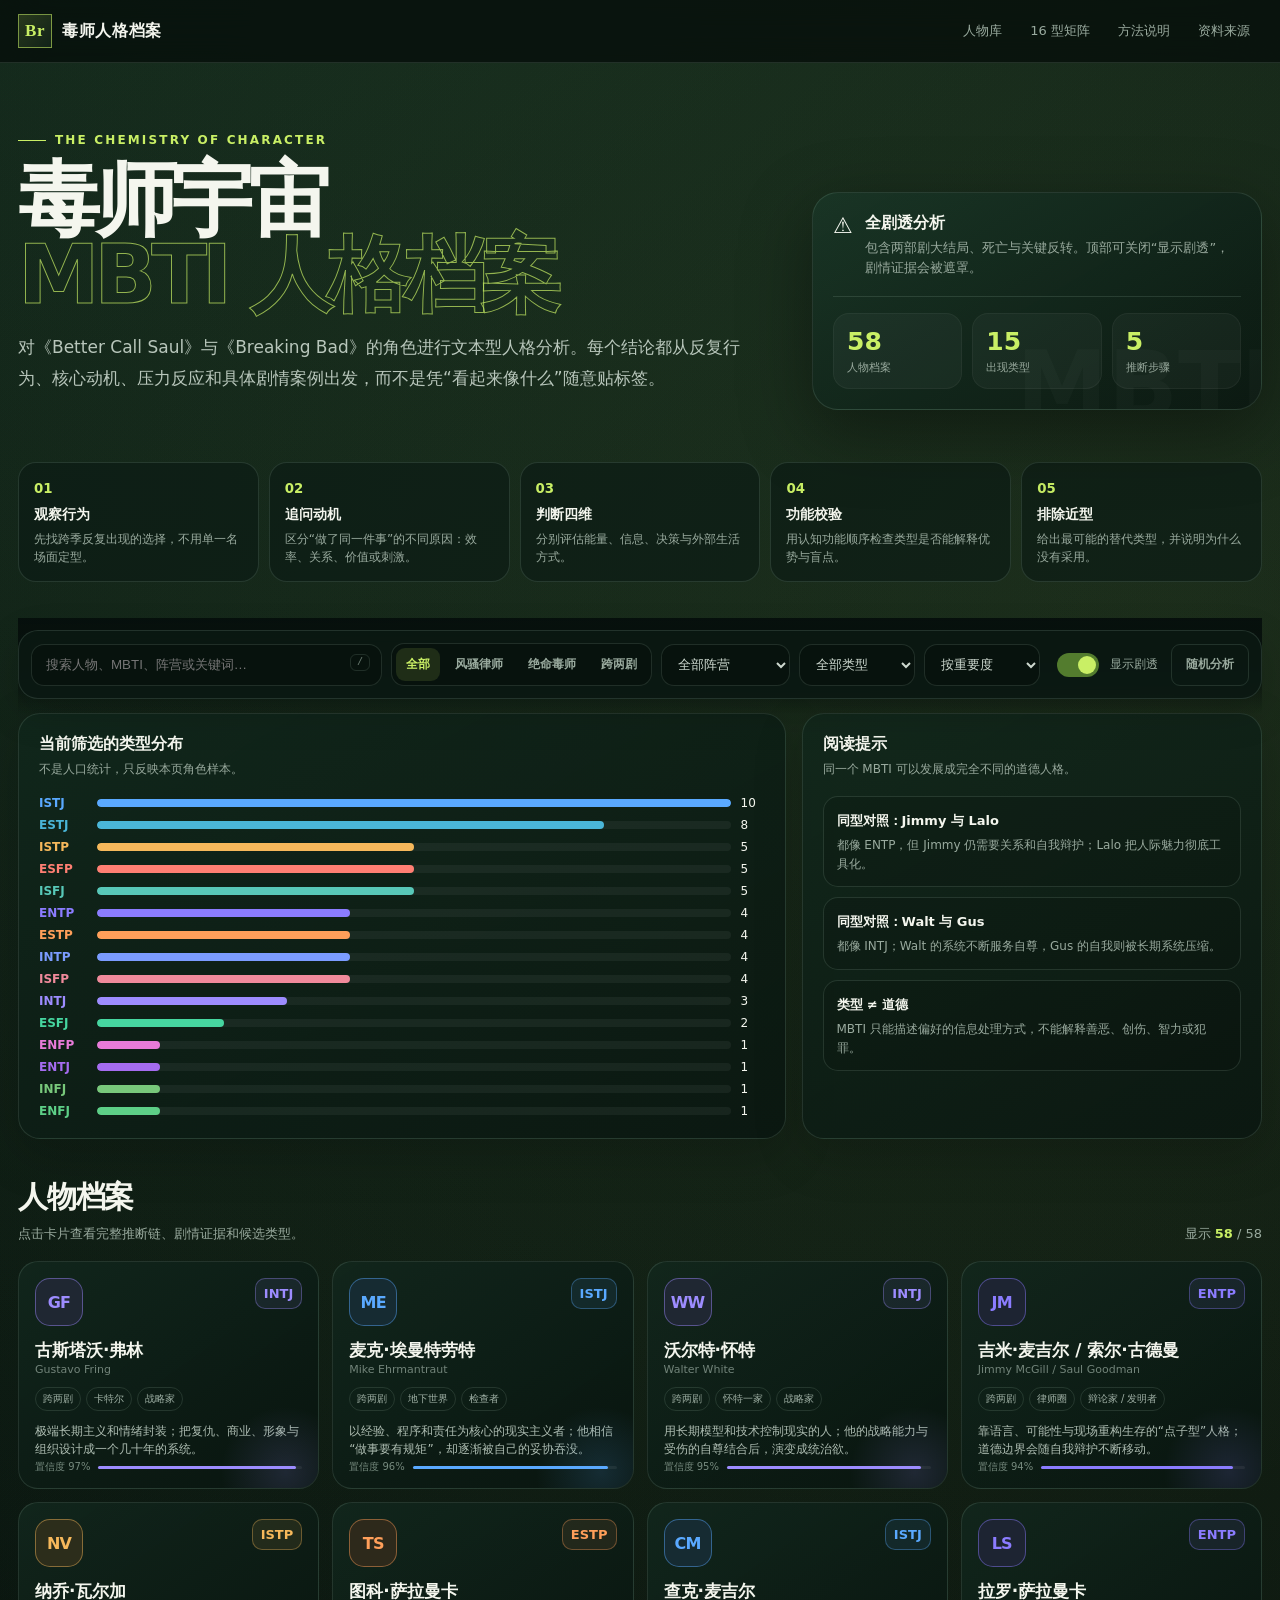
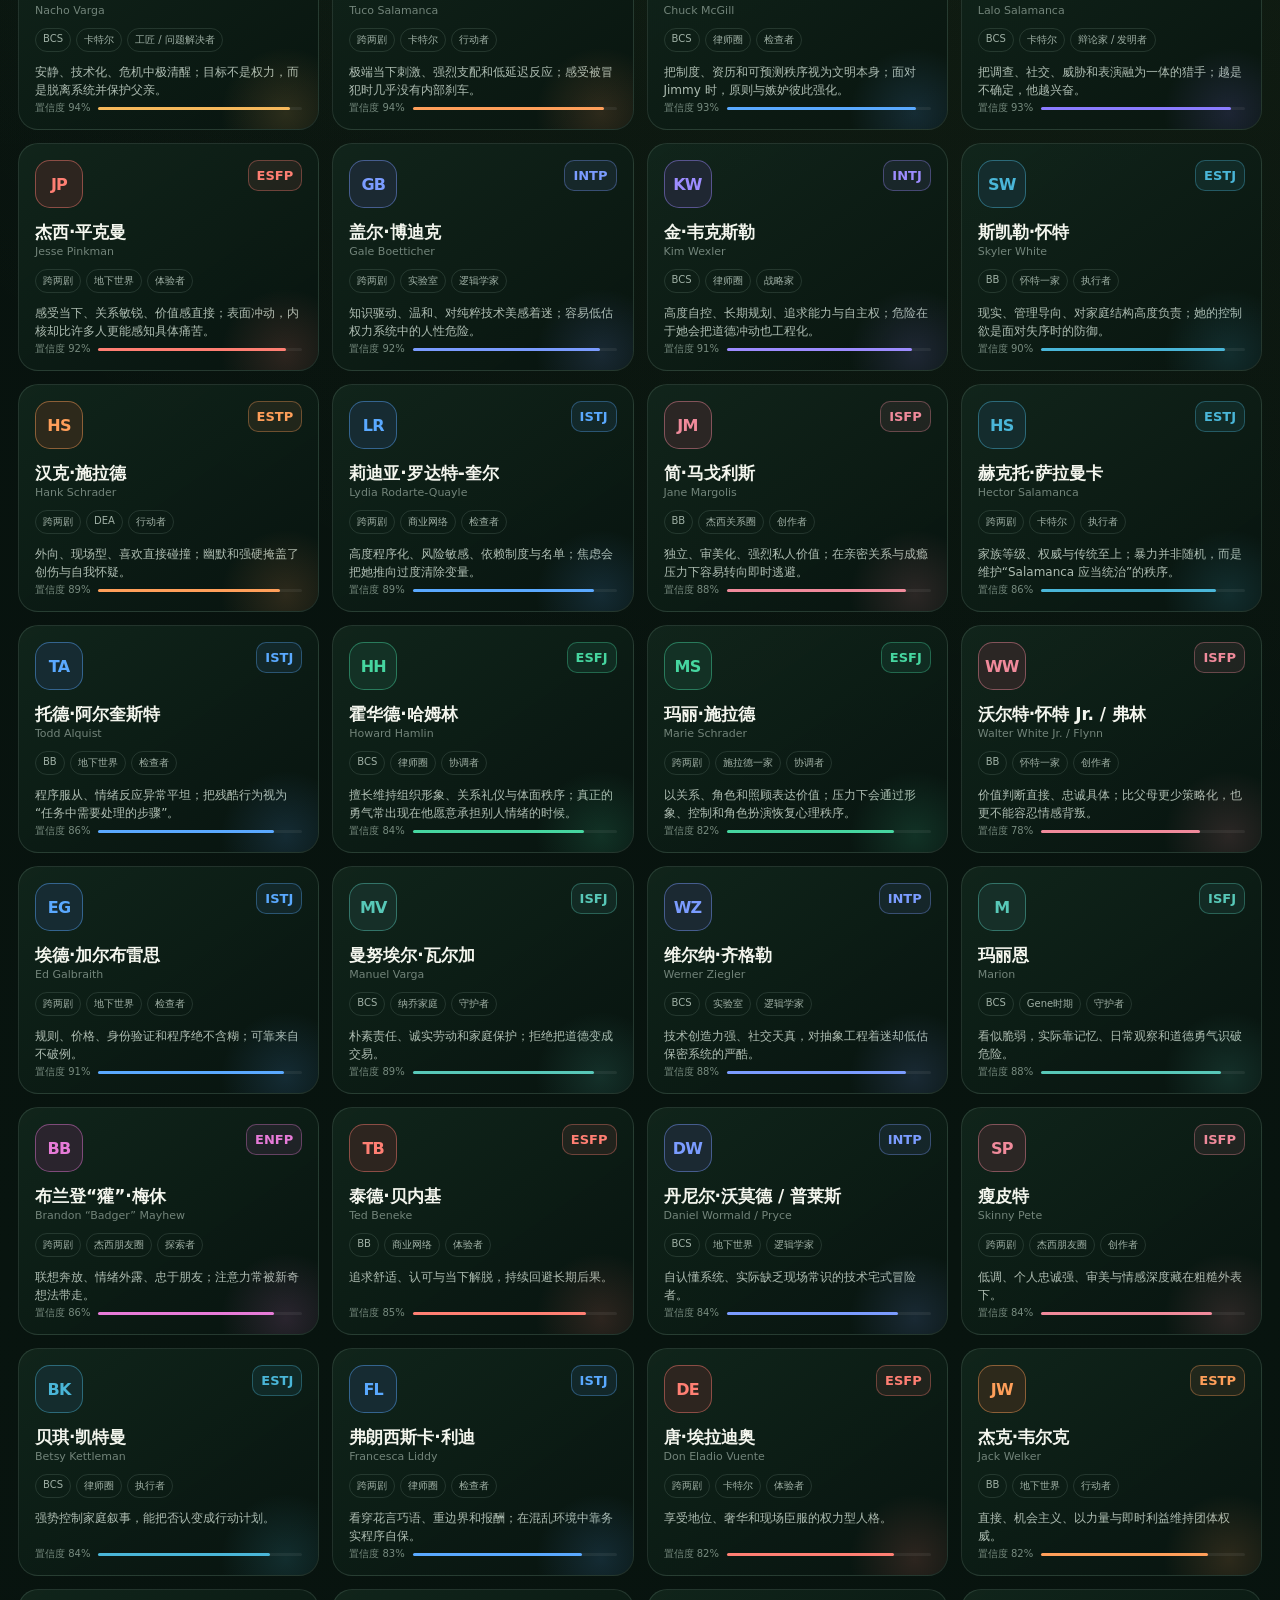
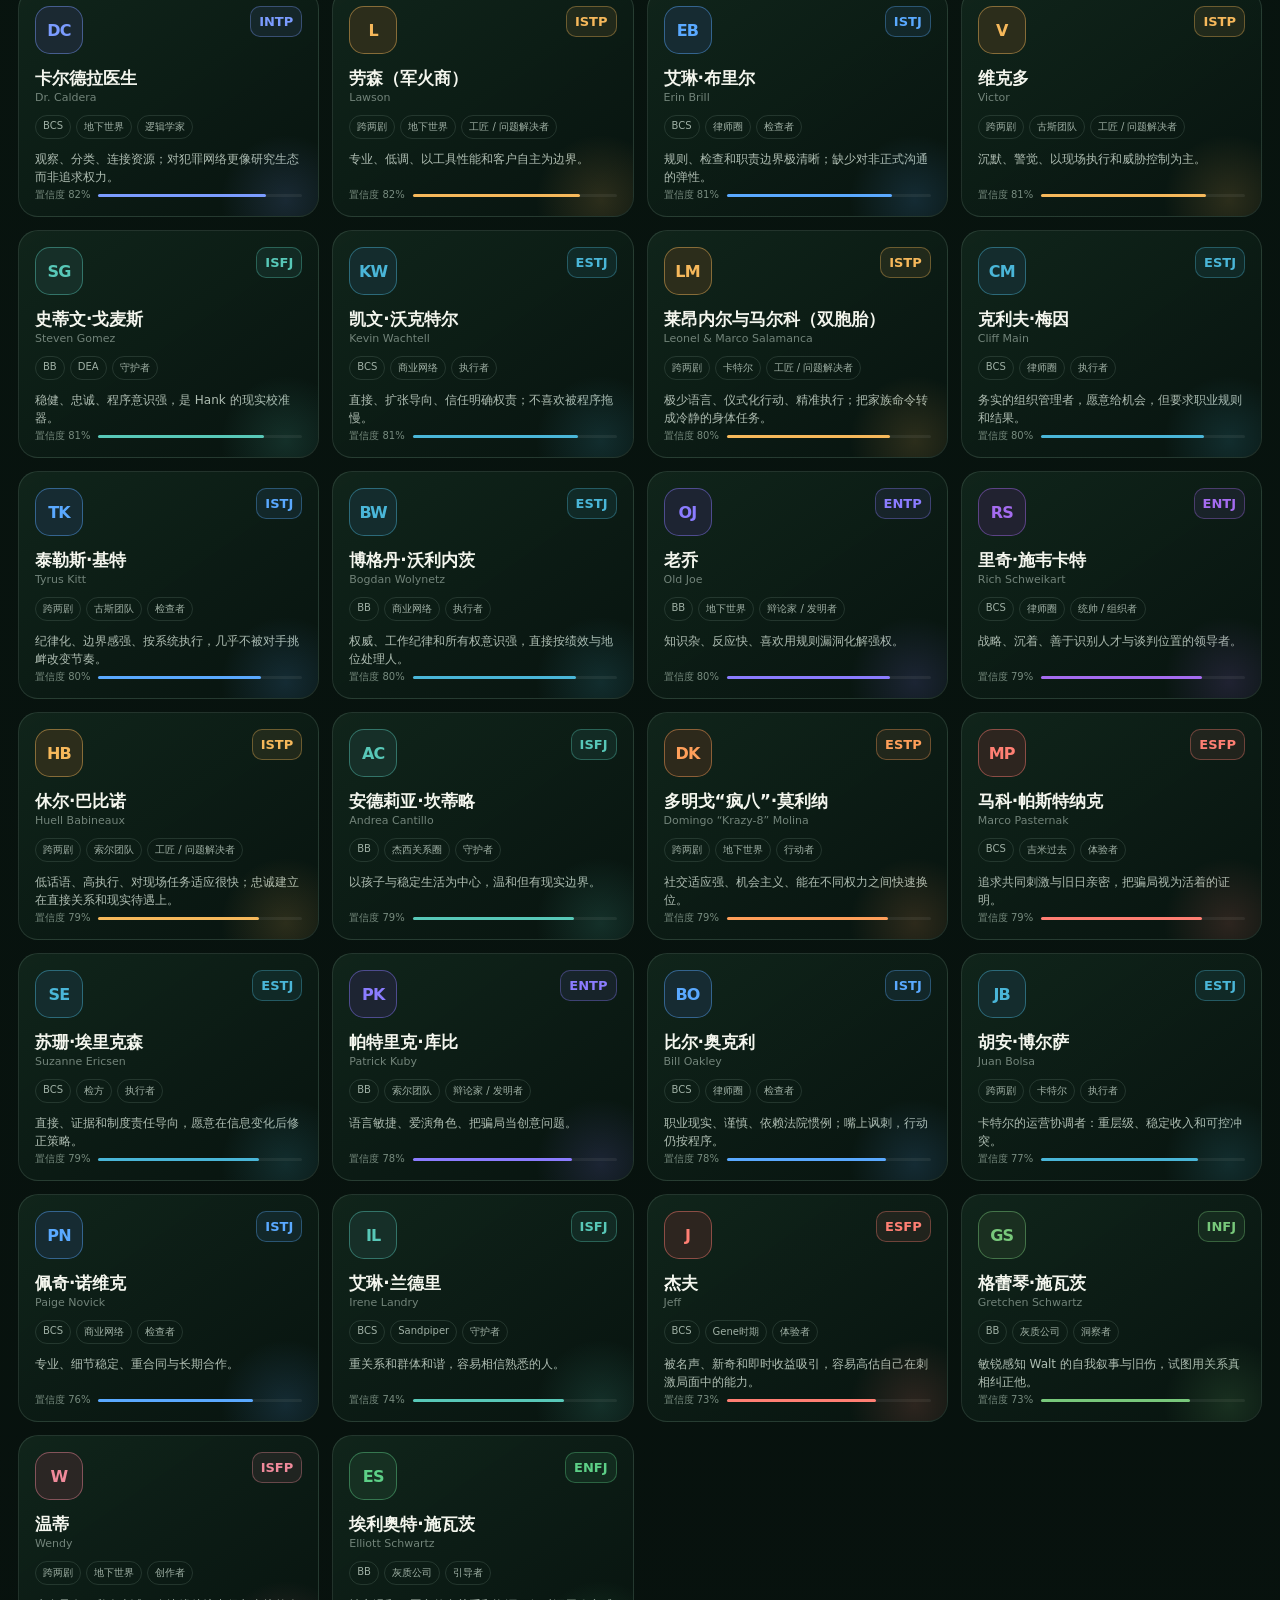
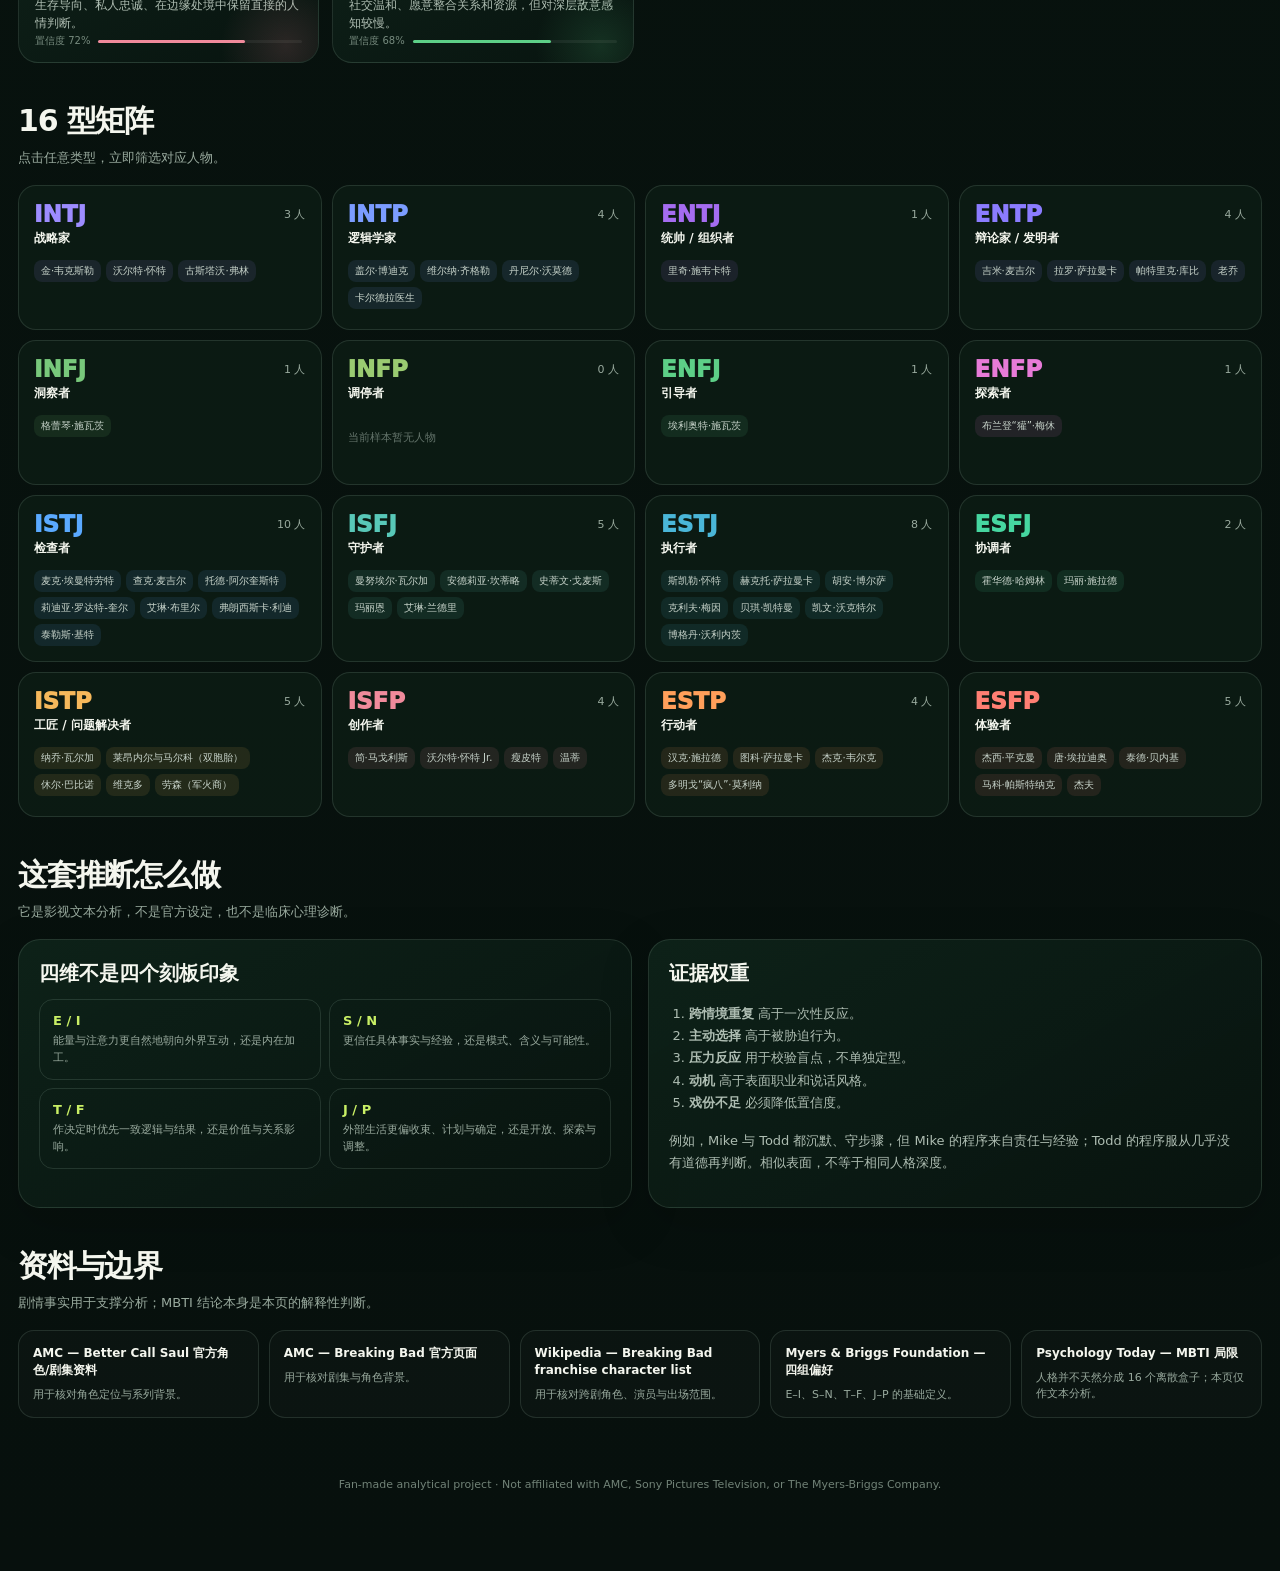
<file: index.html>
<!doctype html><html lang="zh-CN"><head><meta charset="utf-8"><meta name="viewport" content="width=device-width,initial-scale=1,viewport-fit=cover"><meta name="theme-color" content="#08110e"><title>毒师宇宙 MBTI 人格档案</title><style>html,body{margin:0;min-height:100%;background:#07100d;color:#f4f6ee;font-family:-apple-system,BlinkMacSystemFont,"Segoe UI",sans-serif}.loading{min-height:100vh;display:grid;place-items:center;padding:24px;text-align:center}.box{max-width:520px}.ring{width:42px;height:42px;border:4px solid #284438;border-top-color:#c9ef65;border-radius:50%;margin:0 auto 18px;animation:s 1s linear infinite}@keyframes s{to{transform:rotate(360deg)}}small{color:#99aa9e}</style></head><body><div class="loading"><div class="box"><div class="ring"></div><h2>正在载入毒师宇宙人格档案</h2><small>首次打开需要下载网页数据，之后可正常搜索、筛选和点击人物。</small></div></div><script>
(async()=>{try{const names=Array.from({length:6},(_,i)=>`parts/p${i+1}.txt`);const texts=await Promise.all(names.map(async n=>{const r=await fetch(n,{cache:'force-cache'});if(!r.ok)throw new Error(n);return r.text()}));const b64=texts.join('').replace(/\s/g,'');const bin=atob(b64);const bytes=Uint8Array.from(bin,c=>c.charCodeAt(0));let html;if('DecompressionStream' in window){const stream=new Blob([bytes]).stream().pipeThrough(new DecompressionStream('gzip'));html=await new Response(stream).text()}else{await new Promise((ok,bad)=>{const s=document.createElement('script');s.src='https://cdn.jsdelivr.net/npm/pako@2.1.0/dist/pako.min.js';s.onload=ok;s.onerror=bad;document.head.appendChild(s)});html=new TextDecoder().decode(window.pako.ungzip(bytes))}document.open();document.write(html);document.close()}catch(e){document.body.innerHTML='<div class="loading"><div class="box"><h2>网页载入失败</h2><p>请刷新页面，或换用 Safari/Chrome 再试一次。</p><small>'+String(e)+'</small></div></div>'}})();
</script></body></html>
</file>
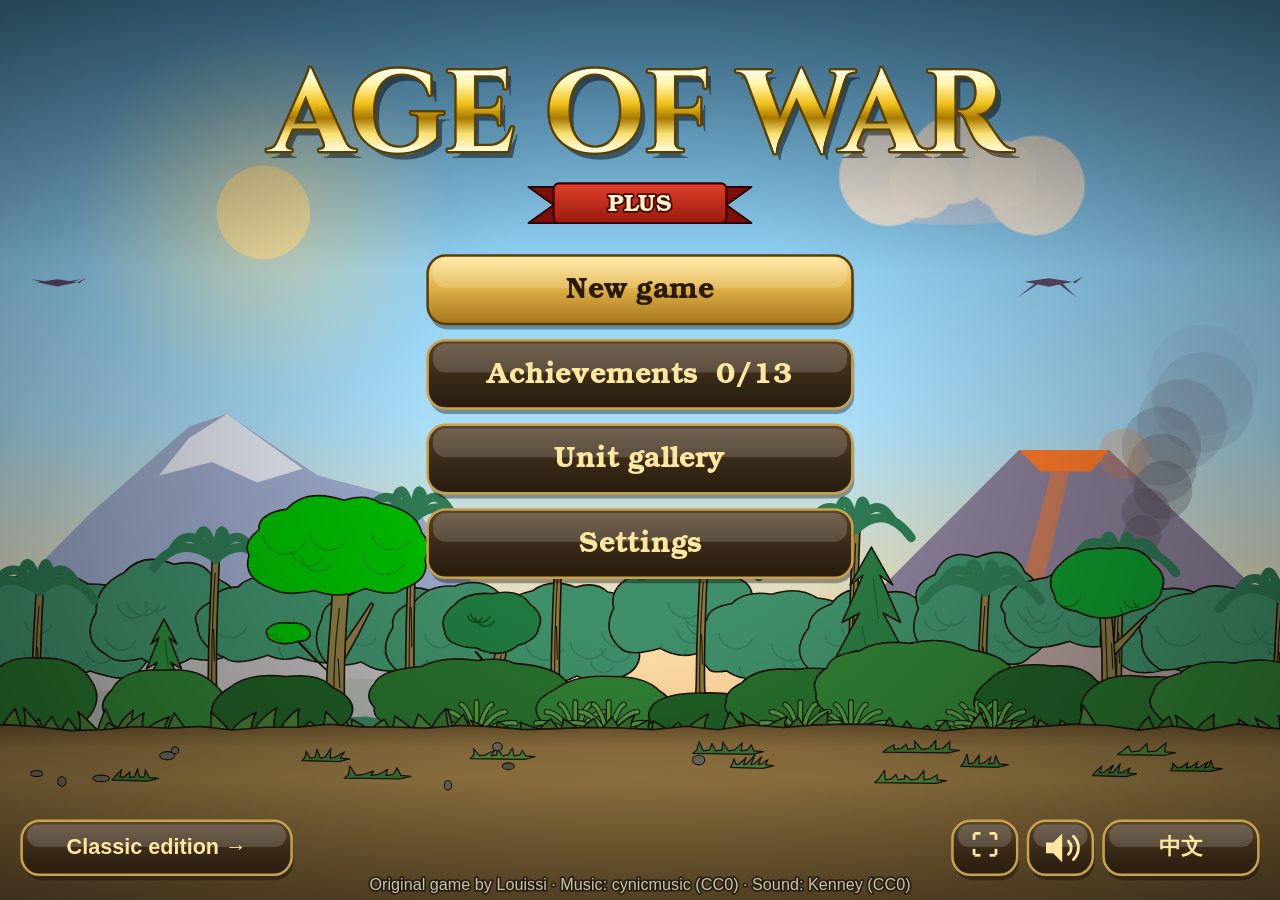
<file: ageofwar-plus/index.html>
<!doctype html>
<html lang="zh-CN">
<head>
<meta charset="utf-8">
<meta name="viewport" content="width=device-width,initial-scale=1,maximum-scale=1,user-scalable=no,viewport-fit=cover">
<meta name="theme-color" content="#000000">
<meta name="apple-mobile-web-app-capable" content="yes">
<meta name="mobile-web-app-capable" content="yes">
<meta name="apple-mobile-web-app-status-bar-style" content="black-translucent">
<meta name="apple-mobile-web-app-title" content="Age of War Plus">
<meta name="description" content="战争进化史 Age of War — Plus edition: new battlefields for every age, upgrades, enemy specials, achievements, music and sound. Phone, tablet and PC.">
<title>战争进化史 Plus · Age of War Plus</title>
<link rel="manifest" href="manifest.webmanifest">
<link rel="icon" href="icon.png">
<link rel="apple-touch-icon" href="icon.png">
<style>
@font-face { font-family: "AoWSerif"; src: url("fonts/bonum-bold.woff2") format("woff2"); font-weight: 400 900; font-display: swap; }
@font-face { font-family: "AoWTitle"; src: url("fonts/cinzel-700.woff2") format("woff2"); font-weight: 400 900; font-display: swap; }
html, body { margin: 0; padding: 0; width: 100%; height: 100%; overflow: hidden; background: #000; overscroll-behavior: none; }
body { position: fixed; inset: 0; -webkit-user-select: none; user-select: none; -webkit-touch-callout: none; -webkit-tap-highlight-color: transparent; }
#game { position: absolute; left: 0; top: 0; display: block; touch-action: none; outline: none; }
#rotate { position: fixed; left: 0; right: 0; bottom: 0; display: none; flex-direction: column; align-items: center; gap: 10px;
  padding: 18px 16px calc(18px + env(safe-area-inset-bottom)); background: rgba(0,0,0,0.78); color: #fff;
  font: 600 15px/1.4 -apple-system, "PingFang SC", "Microsoft YaHei", sans-serif; text-align: center; z-index: 5; }
#rotate .phone { width: 26px; height: 42px; border: 3px solid #fff; border-radius: 6px; animation: rot 2s ease-in-out infinite; }
@keyframes rot { 0%, 30% { transform: rotate(0deg); } 60%, 100% { transform: rotate(-90deg); } }
#rotate button { font: inherit; color: #111; background: #f0c830; border: 0; border-radius: 6px; padding: 8px 18px; }
noscript { color: #fff; font-family: sans-serif; position: fixed; top: 40%; width: 100%; text-align: center; }
</style>
</head>
<body>
<canvas id="game" tabindex="0"></canvas>
<div id="safe" style="position:fixed;left:0;top:0;width:0;height:0;visibility:hidden;pointer-events:none;padding:env(safe-area-inset-top) env(safe-area-inset-right) env(safe-area-inset-bottom) env(safe-area-inset-left)"></div>
<div id="rotate"><div class="phone"></div><div id="rotateTxt"></div><button id="rotateGo" type="button"></button></div>
<noscript>This game needs JavaScript. / 需要开启 JavaScript。</noscript>
<script src="js/data.js"></script>
<script src="js/data_plus.js"></script>
<script src="js/gfx.js"></script>
<script src="js/art_world.js"></script>
<script src="js/art_turrets.js"></script>
<script src="js/rig.js"></script>
<script src="js/art_units.js"></script>
<script src="js/sprites.js"></script>
<script src="js/env.js"></script>
<script src="js/audio.js"></script>
<script src="js/meta.js"></script>
<script src="js/game.js"></script>
<script src="js/hud.js"></script>
<script src="js/screens.js"></script>
</body>
</html>
</file>
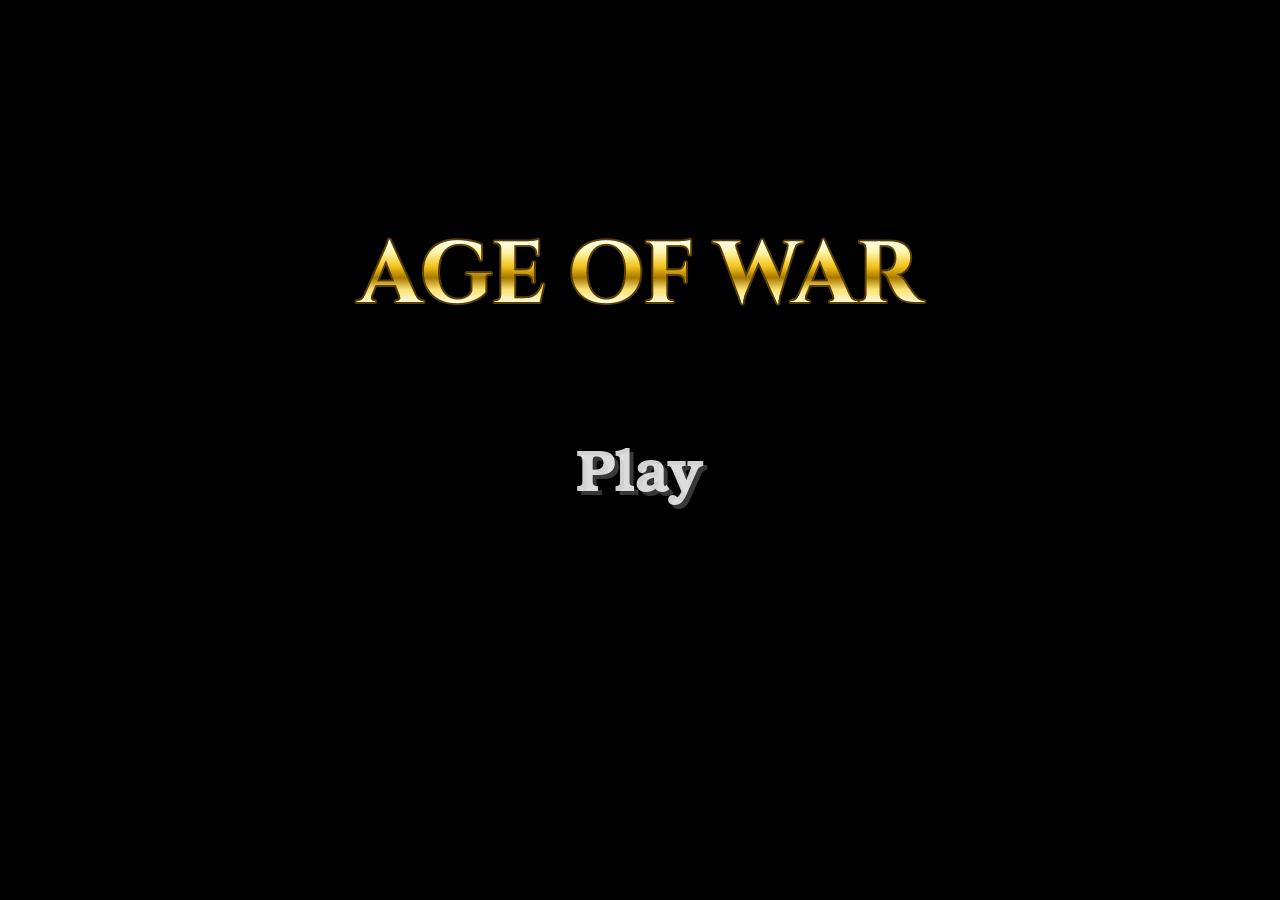
<file: ageofwar/index.html>
<!doctype html>
<html lang="zh-CN">
<head>
<meta charset="utf-8">
<meta name="viewport" content="width=device-width,initial-scale=1,maximum-scale=1,user-scalable=no,viewport-fit=cover">
<meta name="theme-color" content="#000000">
<meta name="apple-mobile-web-app-capable" content="yes">
<meta name="mobile-web-app-capable" content="yes">
<meta name="apple-mobile-web-app-status-bar-style" content="black-translucent">
<meta name="apple-mobile-web-app-title" content="Age of War">
<meta name="description" content="战争进化史 Age of War — fan remake of the 2007 Flash classic, playable on phone, tablet and PC.">
<title>战争进化史 Age of War</title>
<link rel="manifest" href="manifest.webmanifest">
<link rel="icon" href="icon.png">
<link rel="apple-touch-icon" href="icon.png">
<style>
@font-face { font-family: "AoWSerif"; src: url("fonts/bonum-bold.woff2") format("woff2"); font-weight: 400 900; font-display: swap; }
@font-face { font-family: "AoWTitle"; src: url("fonts/cinzel-700.woff2") format("woff2"); font-weight: 400 900; font-display: swap; }
html, body { margin: 0; padding: 0; width: 100%; height: 100%; overflow: hidden; background: #000; overscroll-behavior: none; }
body { position: fixed; inset: 0; -webkit-user-select: none; user-select: none; -webkit-touch-callout: none; -webkit-tap-highlight-color: transparent; }
#game { position: absolute; left: 0; top: 0; display: block; touch-action: none; outline: none; }
#rotate { position: fixed; left: 0; right: 0; bottom: 0; display: none; flex-direction: column; align-items: center; gap: 10px;
  padding: 18px 16px calc(18px + env(safe-area-inset-bottom)); background: rgba(0,0,0,0.78); color: #fff;
  font: 600 15px/1.4 -apple-system, "PingFang SC", "Microsoft YaHei", sans-serif; text-align: center; z-index: 5; }
#rotate .phone { width: 26px; height: 42px; border: 3px solid #fff; border-radius: 6px; animation: rot 2s ease-in-out infinite; }
@keyframes rot { 0%, 30% { transform: rotate(0deg); } 60%, 100% { transform: rotate(-90deg); } }
#rotate button { font: inherit; color: #111; background: #f0c830; border: 0; border-radius: 6px; padding: 8px 18px; }
noscript { color: #fff; font-family: sans-serif; position: fixed; top: 40%; width: 100%; text-align: center; }
</style>
</head>
<body>
<canvas id="game" tabindex="0"></canvas>
<div id="safe" style="position:fixed;left:0;top:0;width:0;height:0;visibility:hidden;pointer-events:none;padding:env(safe-area-inset-top) env(safe-area-inset-right) env(safe-area-inset-bottom) env(safe-area-inset-left)"></div>
<div id="rotate"><div class="phone"></div><div id="rotateTxt"></div><button id="rotateGo" type="button"></button></div>
<noscript>This game needs JavaScript. / 需要开启 JavaScript。</noscript>
<script src="js/data.js"></script>
<script src="js/gfx.js"></script>
<script src="js/art_world.js"></script>
<script src="js/art_turrets.js"></script>
<script src="js/rig.js"></script>
<script src="js/art_units.js"></script>
<script src="js/sprites.js"></script>
<script src="js/audio.js"></script>
<script src="js/game.js"></script>
</body>
</html>
</file>
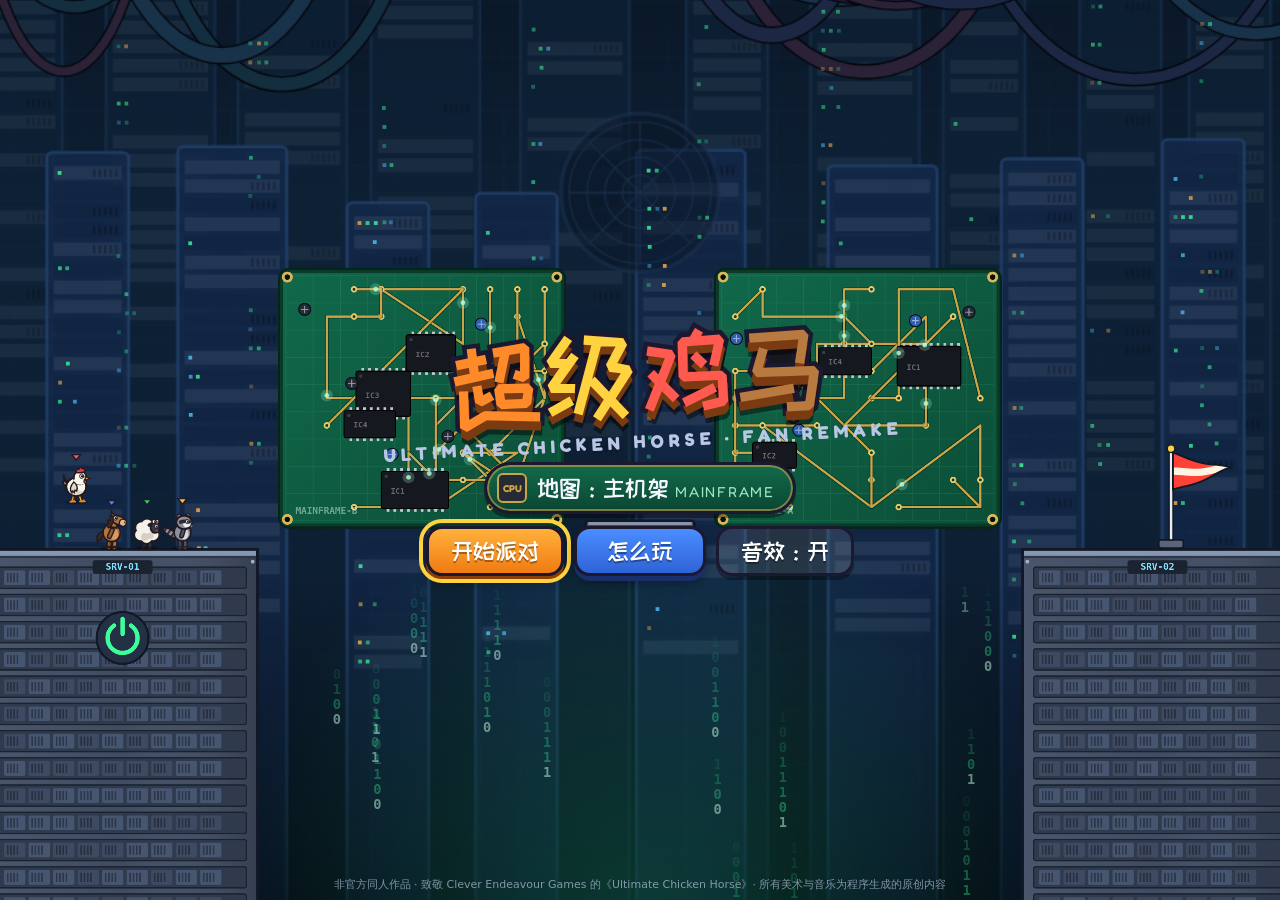
<file: chicken-horse/index.html>
<!doctype html>
<html lang="zh-CN">
<head>
<meta charset="utf-8">
<meta name="viewport" content="width=device-width,initial-scale=1,maximum-scale=1,user-scalable=no,viewport-fit=cover">
<meta name="theme-color" content="#0b1624">
<meta name="apple-mobile-web-app-capable" content="yes">
<meta name="mobile-web-app-capable" content="yes">
<meta name="description" content="《超级鸡马》同人复刻 · 主机架地图：派对盒选道具、放陷阱、赛跑到终点。手机与电脑都能玩。">
<title>超级鸡马 · 主机架</title>
<link rel="preconnect" href="https://fonts.googleapis.com">
<link rel="preconnect" href="https://fonts.gstatic.com" crossorigin>
<link rel="stylesheet" href="https://fonts.googleapis.com/css2?family=Fredoka:wght@500;700&family=ZCOOL+KuaiLe&display=swap">
<link rel="stylesheet" href="style.css">
</head>
<body>
<canvas id="game" aria-label="游戏画面"></canvas>

<section id="scr-title" class="screen">
  <div class="logo">
    <span class="cn"><span>超</span><span>级</span><span>鸡</span><span>马</span></span>
    <span class="en">ULTIMATE CHICKEN HORSE · FAN REMAKE</span>
  </div>
  <div class="mapbadge"><span class="chip">CPU</span><span>地图：主机架 <small>MAINFRAME</small></span></div>
  <div class="btns">
    <button class="btn primary" id="btn-play">开始派对</button>
    <button class="btn" id="btn-help">怎么玩</button>
    <button class="btn ghost" id="btn-sound">音效：开</button>
  </div>
  <div class="foot">非官方同人作品 · 致敬 Clever Endeavour Games 的《Ultimate Chicken Horse》· 所有美术与音乐为程序生成的原创内容</div>
</section>

<section id="scr-setup" class="screen dim" hidden>
  <div class="panel">
    <h2 id="setup-title">选择你的角色</h2>
    <div class="seg" id="seg-picking" hidden style="justify-content:center;margin-bottom:6px">
      <button data-v="0" class="on">为 1P 选</button><button data-v="1">为 2P 选</button>
    </div>
    <div class="chars" id="chars"></div>
    <div class="opts">
      <label for="seg-cpu">电脑对手</label>
      <div class="seg" id="seg-cpu"><button data-v="1">1</button><button data-v="2">2</button><button data-v="3" class="on">3</button></div>
      <label for="seg-diff">电脑难度</label>
      <div class="seg" id="seg-diff"><button data-v="easy">简单</button><button data-v="normal" class="on">普通</button><button data-v="hard">困难</button></div>
      <label for="seg-win">胜利分数</label>
      <div class="seg" id="seg-win"><button data-v="3">3 分</button><button data-v="5" class="on">5 分</button><button data-v="7">7 分</button></div>
      <label for="seg-humans">本地玩家</label>
      <div class="seg" id="seg-humans"><button data-v="1" class="on">1 人</button><button data-v="2">2 人</button></div>
    </div>
    <p class="note" id="humans-note" hidden>双人模式：1P 用 WASD + 空格 + 左 Shift（Q/E 旋转），2P 用 方向键 + 回车 + 右 Shift（. 旋转），也可插手柄。</p>
    <div class="btns">
      <button class="btn ghost" id="btn-back">返回</button>
      <button class="btn green" id="btn-start">开始!</button>
    </div>
  </div>
</section>

<section id="scr-help" class="screen dim" hidden>
  <div class="panel">
    <h2>怎么玩</h2>
    <h3>每一回合</h3>
    <ul>
      <li><b>派对盒</b>：每人从盒子里挑一个道具。</li>
      <li><b>放置</b>：把道具放进地图——搭桥帮自己，或者放陷阱坑别人。</li>
      <li><b>奔跑</b>：大家一起从左边的服务器机柜出发，跑到右边的红旗。</li>
    </ul>
    <h3>主机架的机关</h3>
    <ul>
      <li>坑上方有两块<b>电路板</b>。你跑过/跳过的格子会亮起你的颜色。</li>
      <li>这些亮起的格子<b>下一回合会变成实体方块</b>，再下一回合又被新的路径替换。炸弹炸不掉它们。</li>
    </ul>
    <h3>计分</h3>
    <ul>
      <li>到达终点 +1；第一个到 +0.2；只有你一个人到（3 人以上）+0.6。</li>
      <li>别人死在你放的陷阱上，每次 +0.2；带着金币到终点 +0.2；落后很多时到达终点，逆袭 +0.6。</li>
      <li>所有人都到终点 = <b>太简单了</b>，没人到 = <b>没有赢家</b>，这两种情况都不计分。</li>
    </ul>
    <h3>操作</h3>
    <ul>
      <li>电脑：<span class="kbd">←→</span>/<span class="kbd">AD</span> 移动，<span class="kbd">空格</span>/<span class="kbd">↑</span> 跳（按久跳高），<span class="kbd">Shift</span> 冲刺，贴墙按住方向可滑墙，再跳=蹬墙跳。</li>
      <li>放置：方向键或鼠标移动，<span class="kbd">R</span>/右键/滚轮 旋转，<span class="kbd">空格</span>/左键 放下。<span class="kbd">Esc</span> 暂停，<span class="kbd">F</span> 快进，<span class="kbd">M</span> 静音。</li>
      <li>手机（建议横屏）：左半屏拖动移动（推到底自动冲刺），右边“跳”“冲”；放置时在屏幕任意处拖动道具，再点“旋转”“放置”。</li>
      <li>也支持手柄：A 跳/确认，X 冲刺，B/LB/RB 旋转，Start 暂停。</li>
    </ul>
    <div class="btns" style="margin-top:12px"><button class="btn green" id="btn-help-close">知道了</button></div>
  </div>
</section>

<section id="scr-pause" class="screen dim" hidden>
  <div class="panel" style="text-align:center">
    <h2>暂停</h2>
    <div class="btns" style="flex-direction:column;align-items:center">
      <button class="btn green" id="btn-resume">继续</button>
      <button class="btn" id="btn-restart">重新开始本局</button>
      <button class="btn ghost" id="btn-sound2">音效：开</button>
      <button class="btn ghost" id="btn-quit">回到标题</button>
    </div>
  </div>
</section>

<section id="scr-win" class="screen" hidden style="justify-content:flex-end;padding-bottom:max(22px,env(safe-area-inset-bottom))">
  <div class="btns">
    <button class="btn primary" id="btn-again">再来一局</button>
    <button class="btn ghost" id="btn-menu">回到标题</button>
  </div>
</section>

<section id="rotate" class="screen" hidden>
  <div class="phone" aria-hidden="true"></div>
  <p style="font-size:20px;margin:0">把手机横过来玩更爽</p>
  <p style="font-size:13px;color:#b9c6e4;margin:0">竖屏也能玩，只是画面会小一些</p>
  <button class="btn ghost" id="btn-rotate-ok">继续竖屏</button>
</section>

<div id="toast"></div>
<div id="loading">载入中…</div>

<script src="js/util.js"></script>
<script src="js/level.js"></script>
<script src="js/items.js"></script>
<script src="js/physics.js"></script>
<script src="js/world.js"></script>
<script src="js/input.js"></script>
<script src="js/audio.js"></script>
<script src="js/art_chars.js"></script>
<script src="js/art_items.js"></script>
<script src="js/art_level.js"></script>
<script src="js/fx.js"></script>
<script src="js/render.js"></script>
<script src="js/ai.js"></script>
<script src="js/aipool.js"></script>
<script src="js/game.js"></script>
<script src="js/ui.js"></script>
<script src="js/main.js"></script>
</body>
</html>
</file>
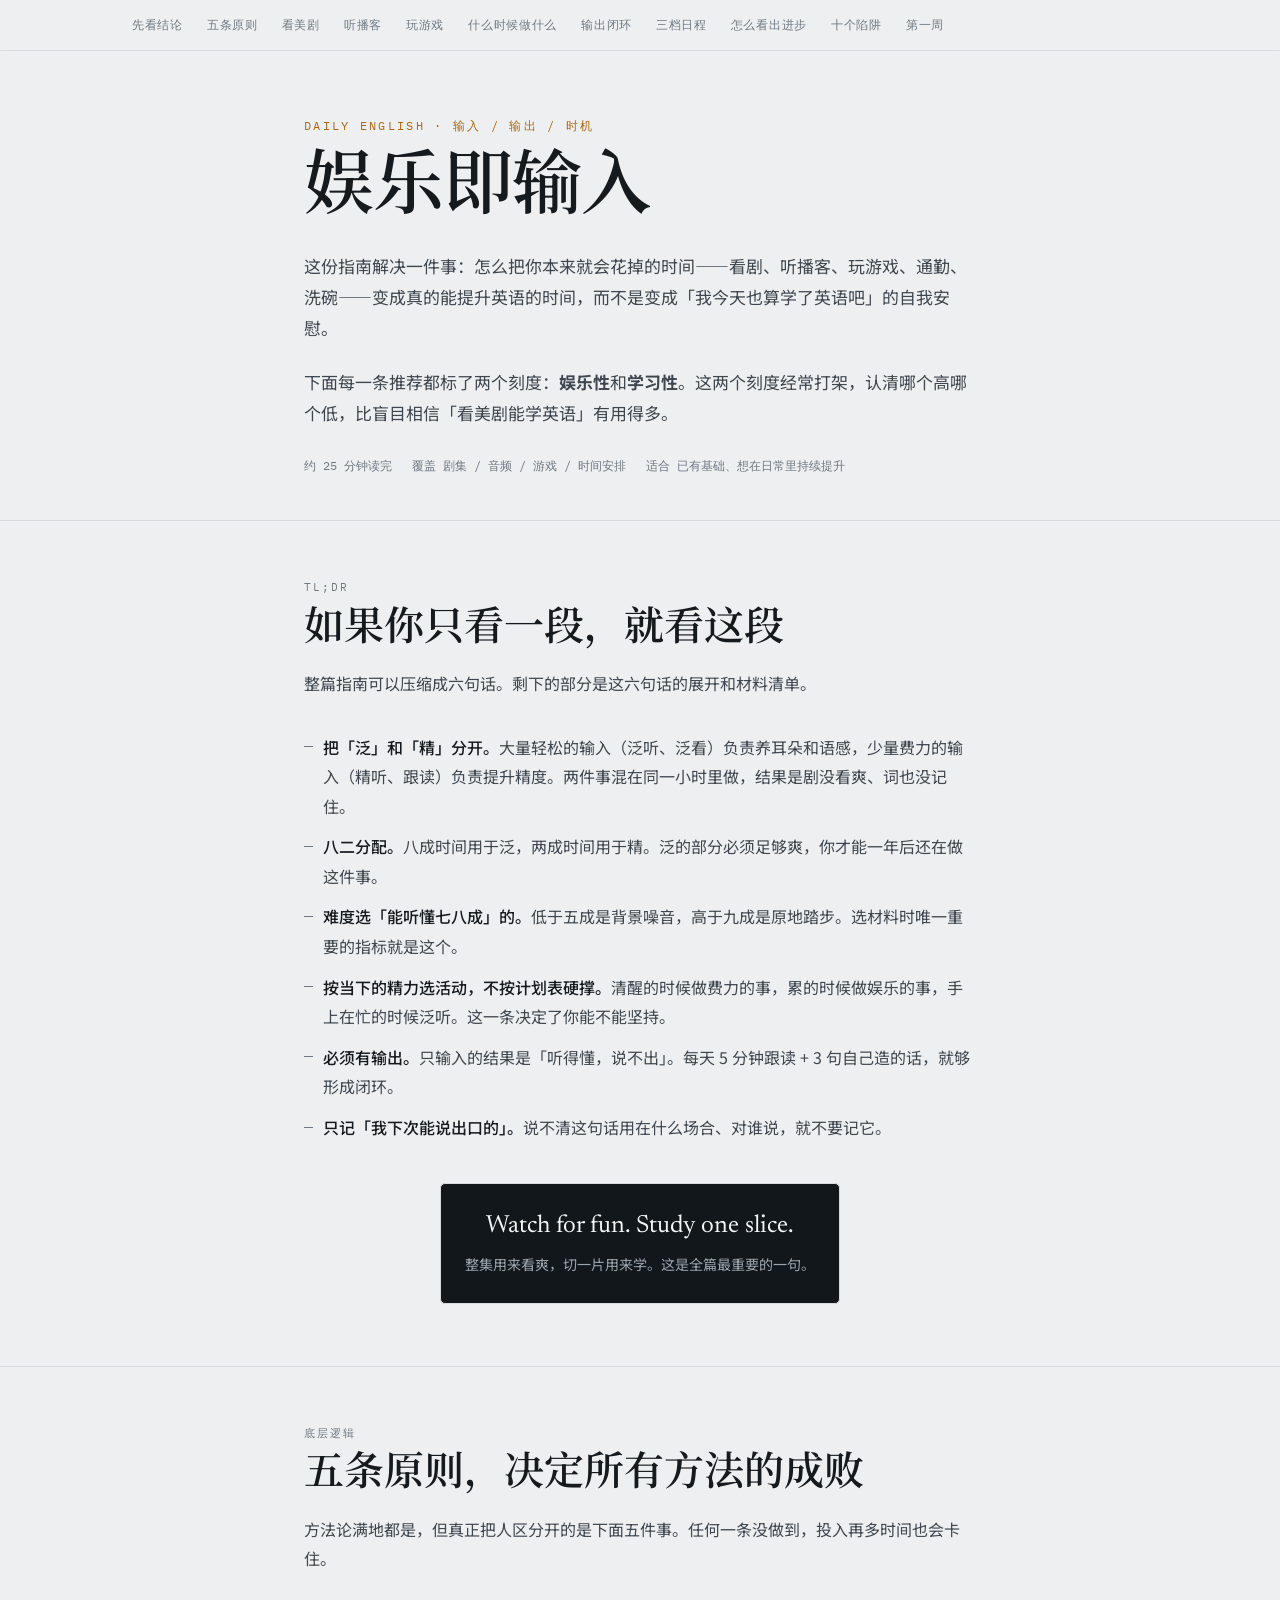
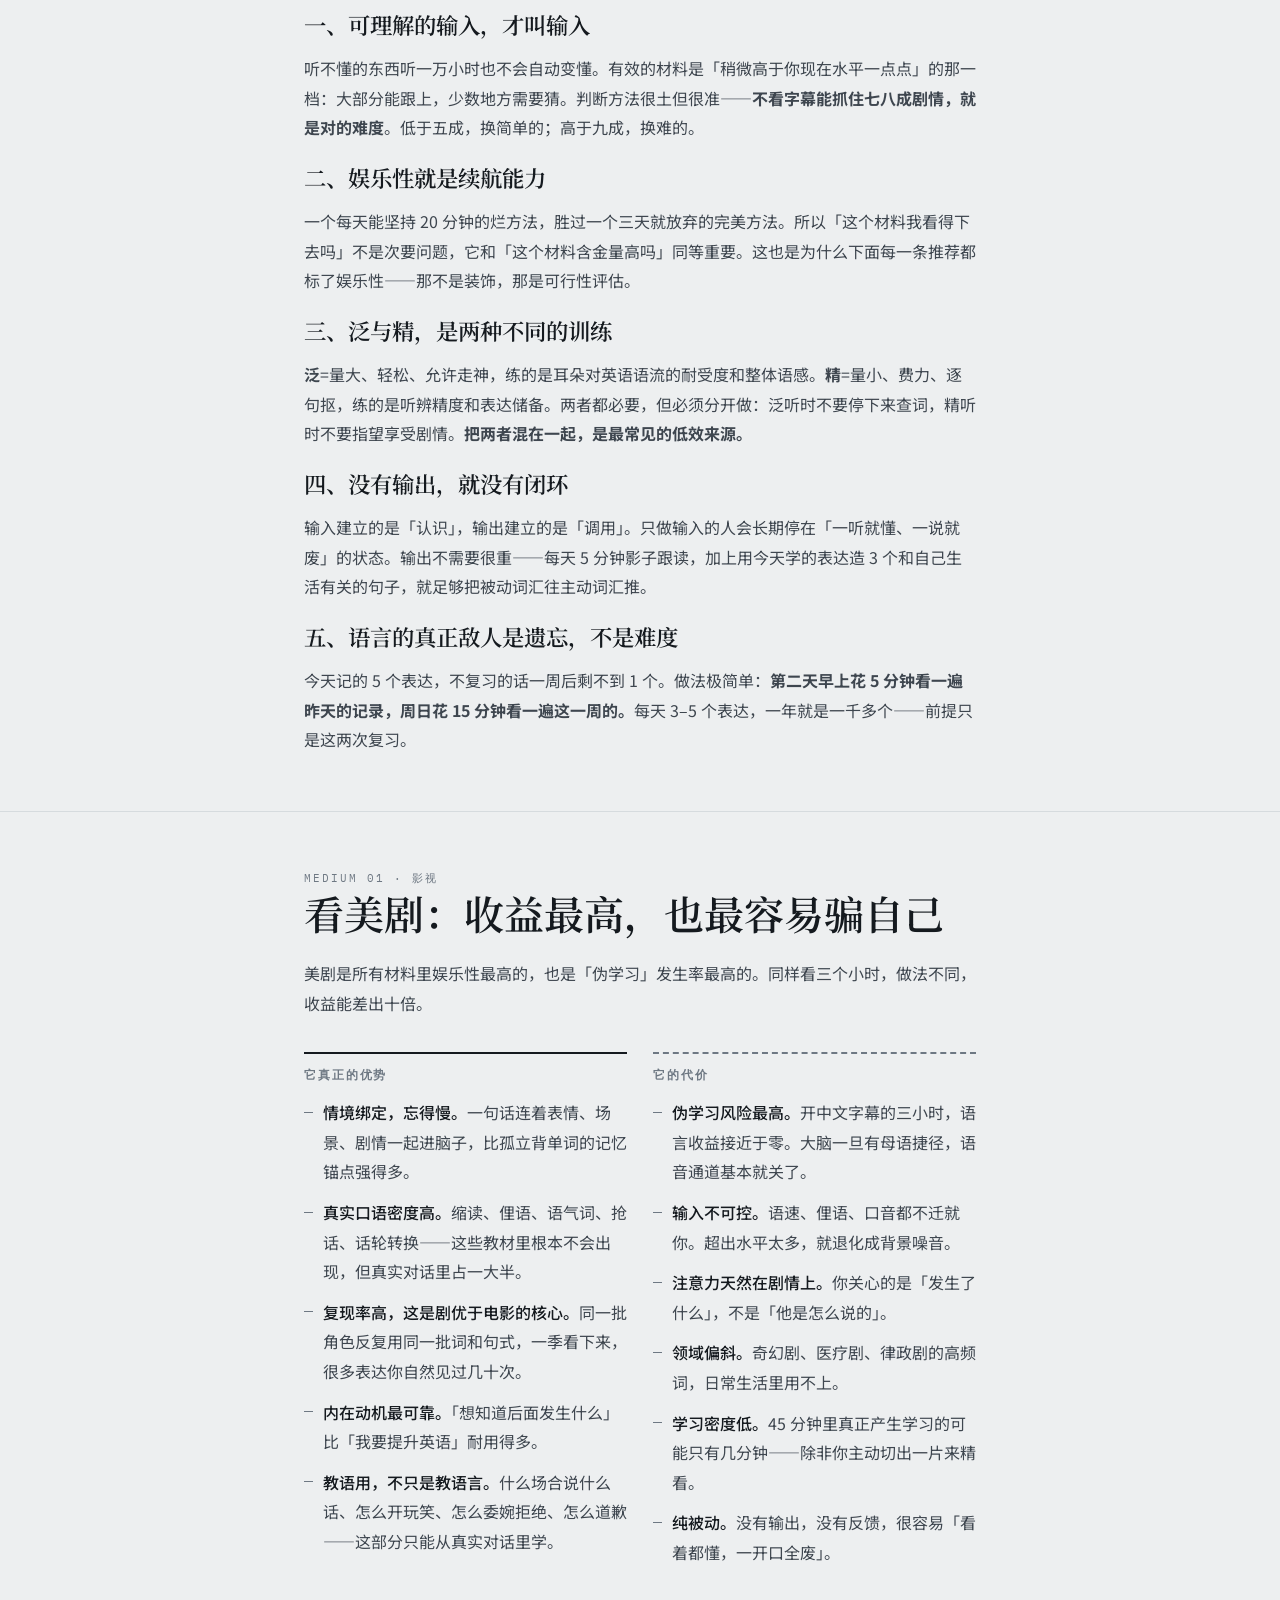
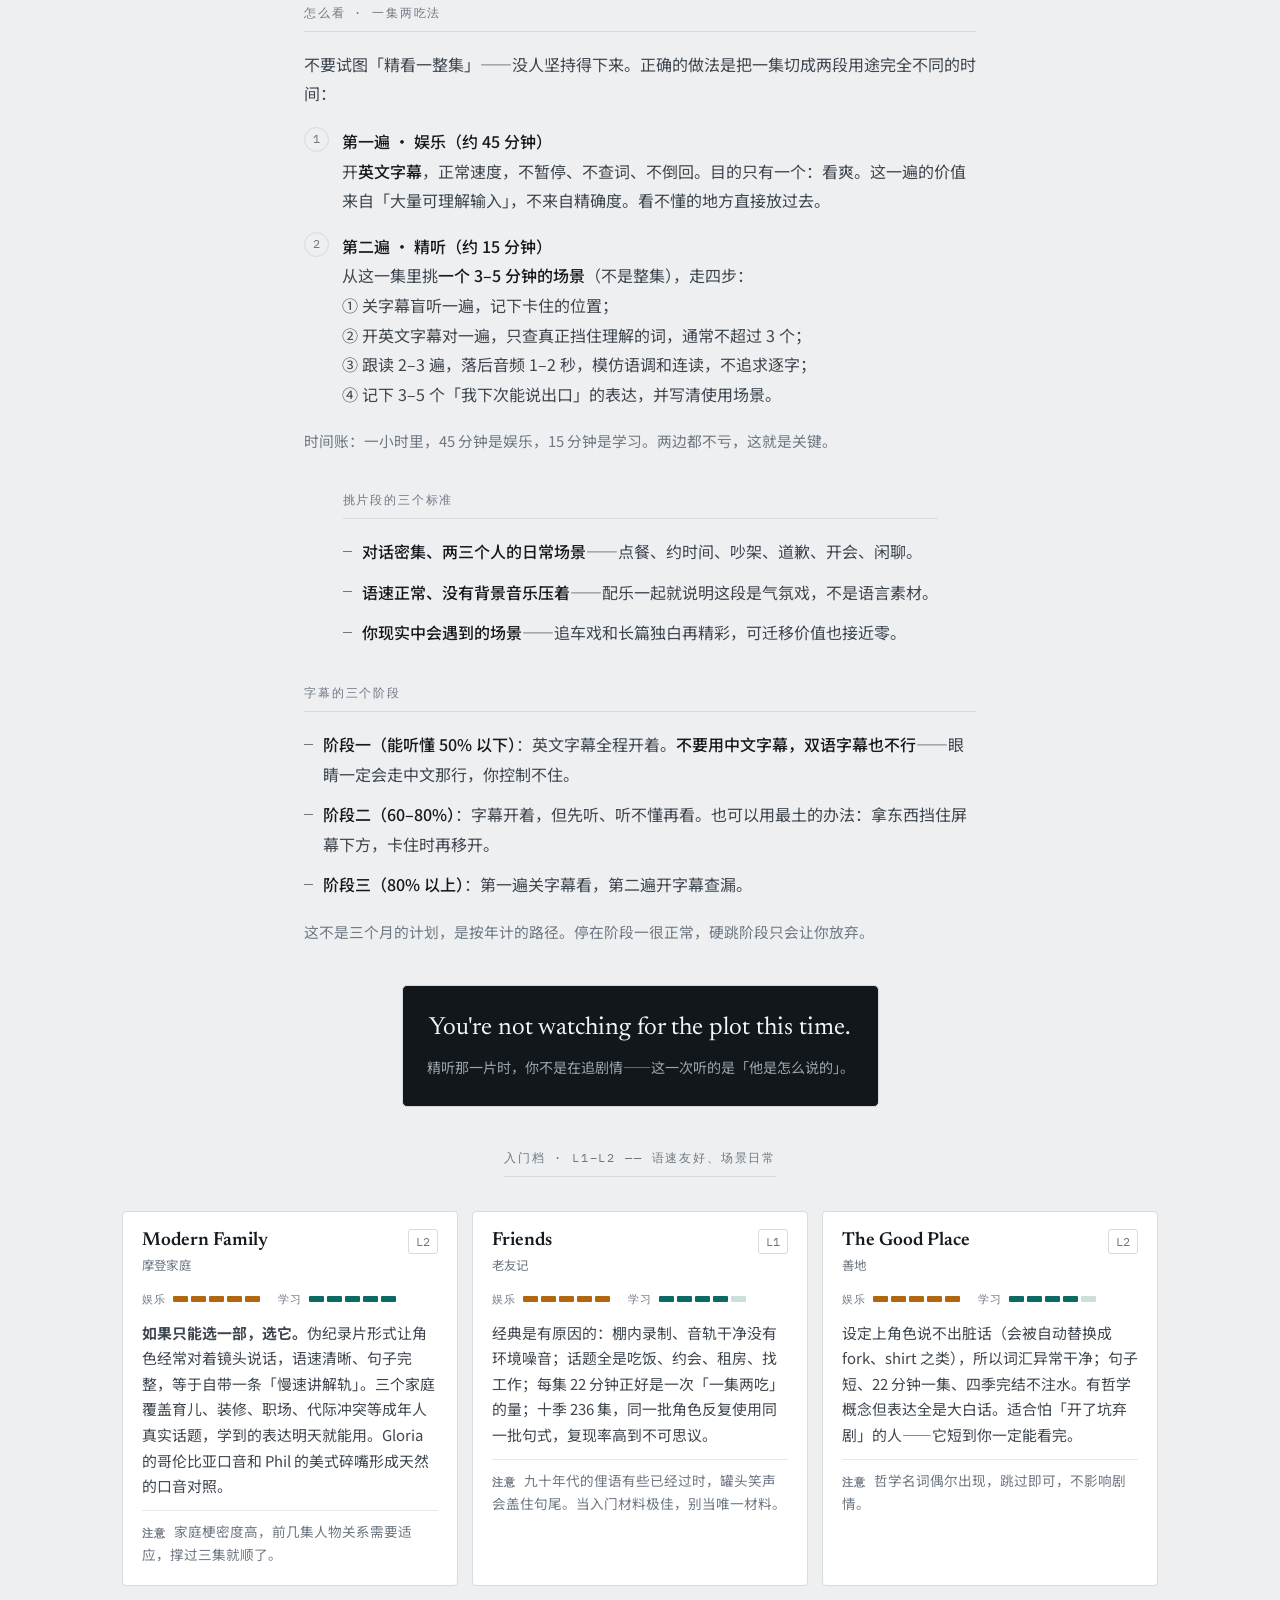
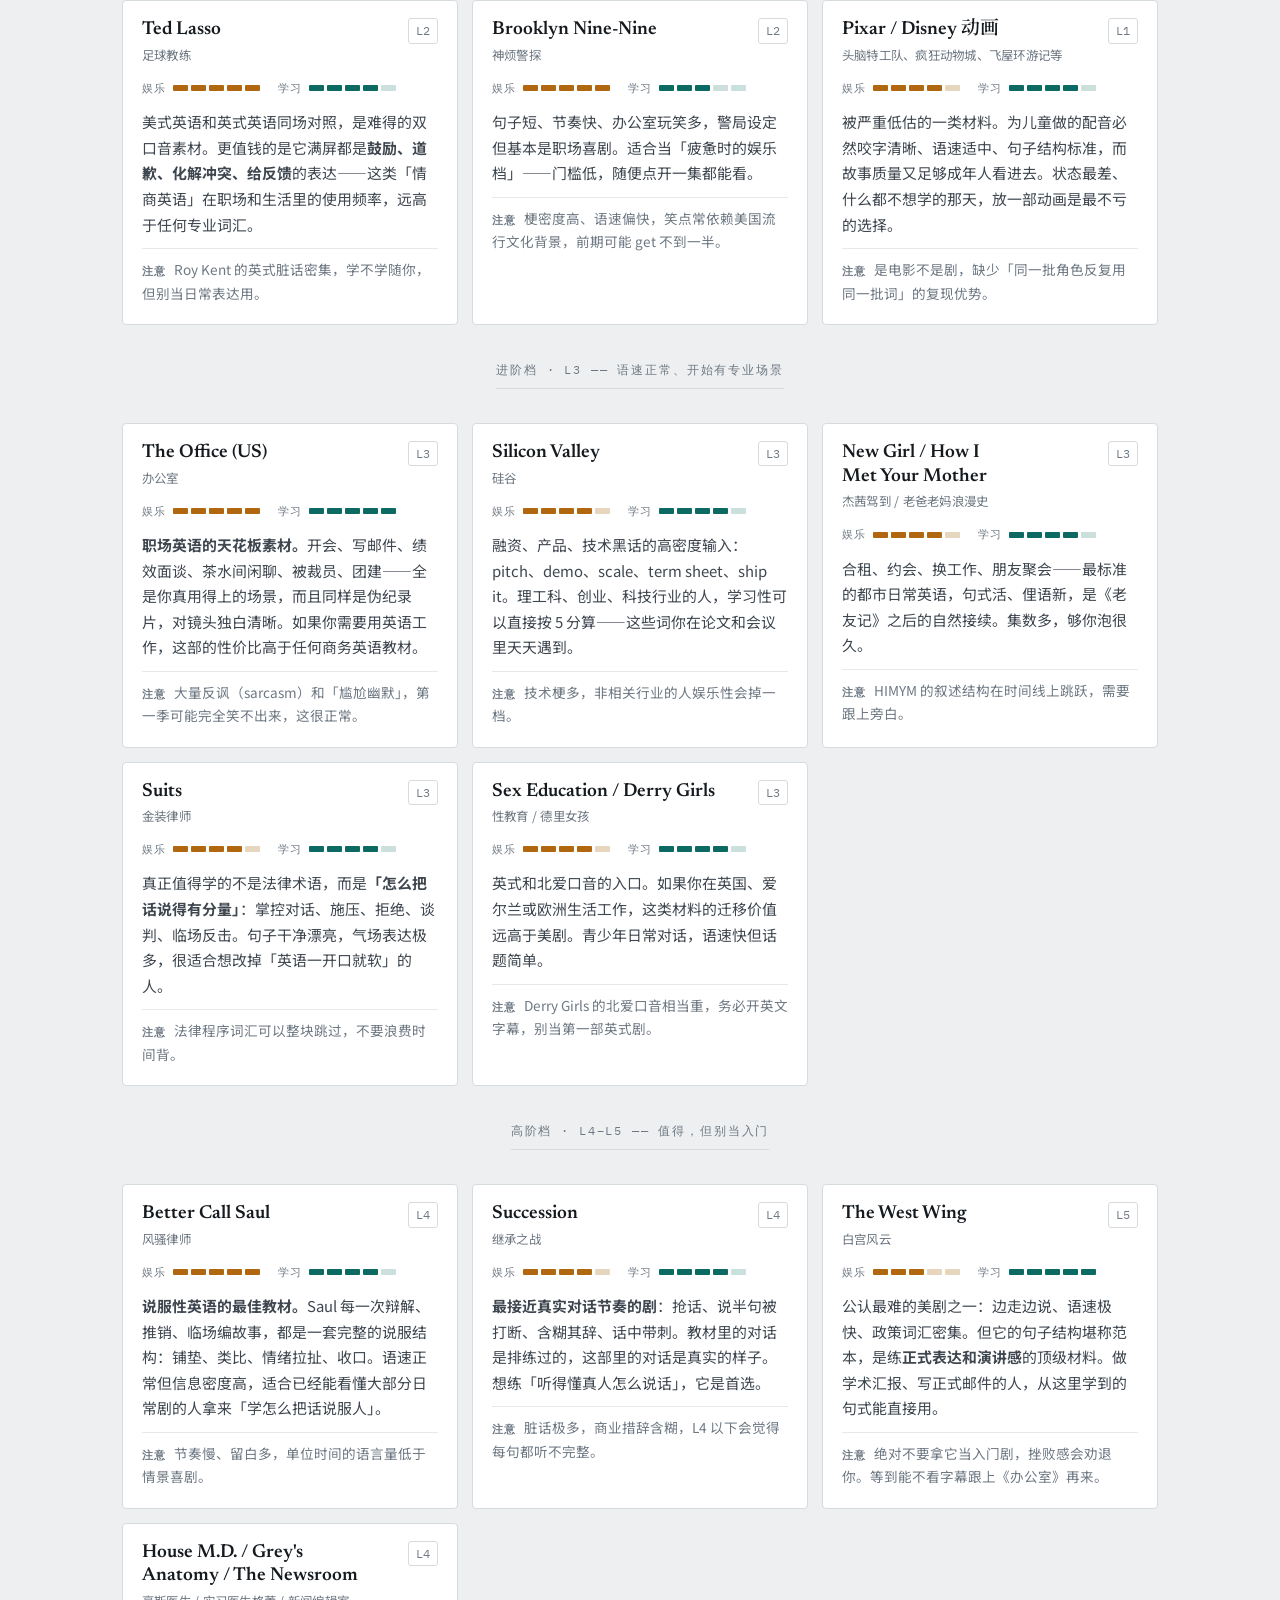
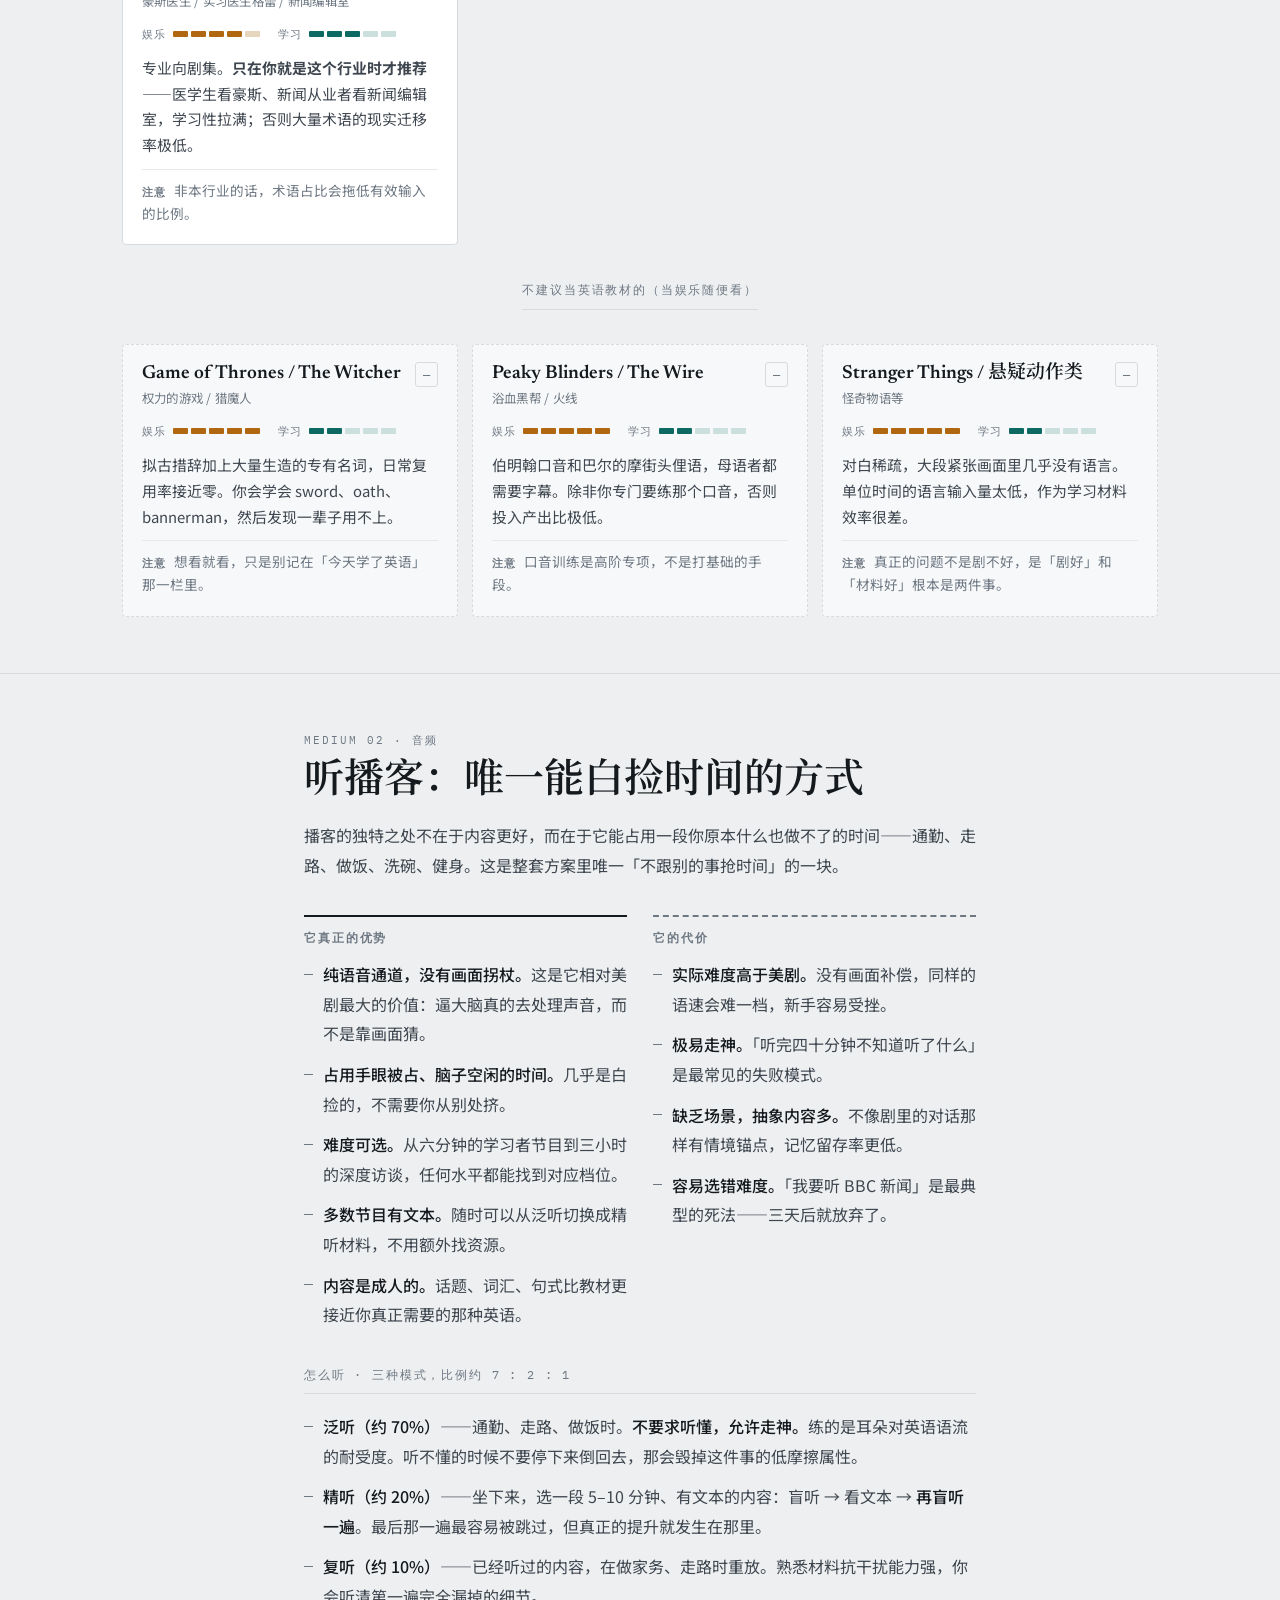
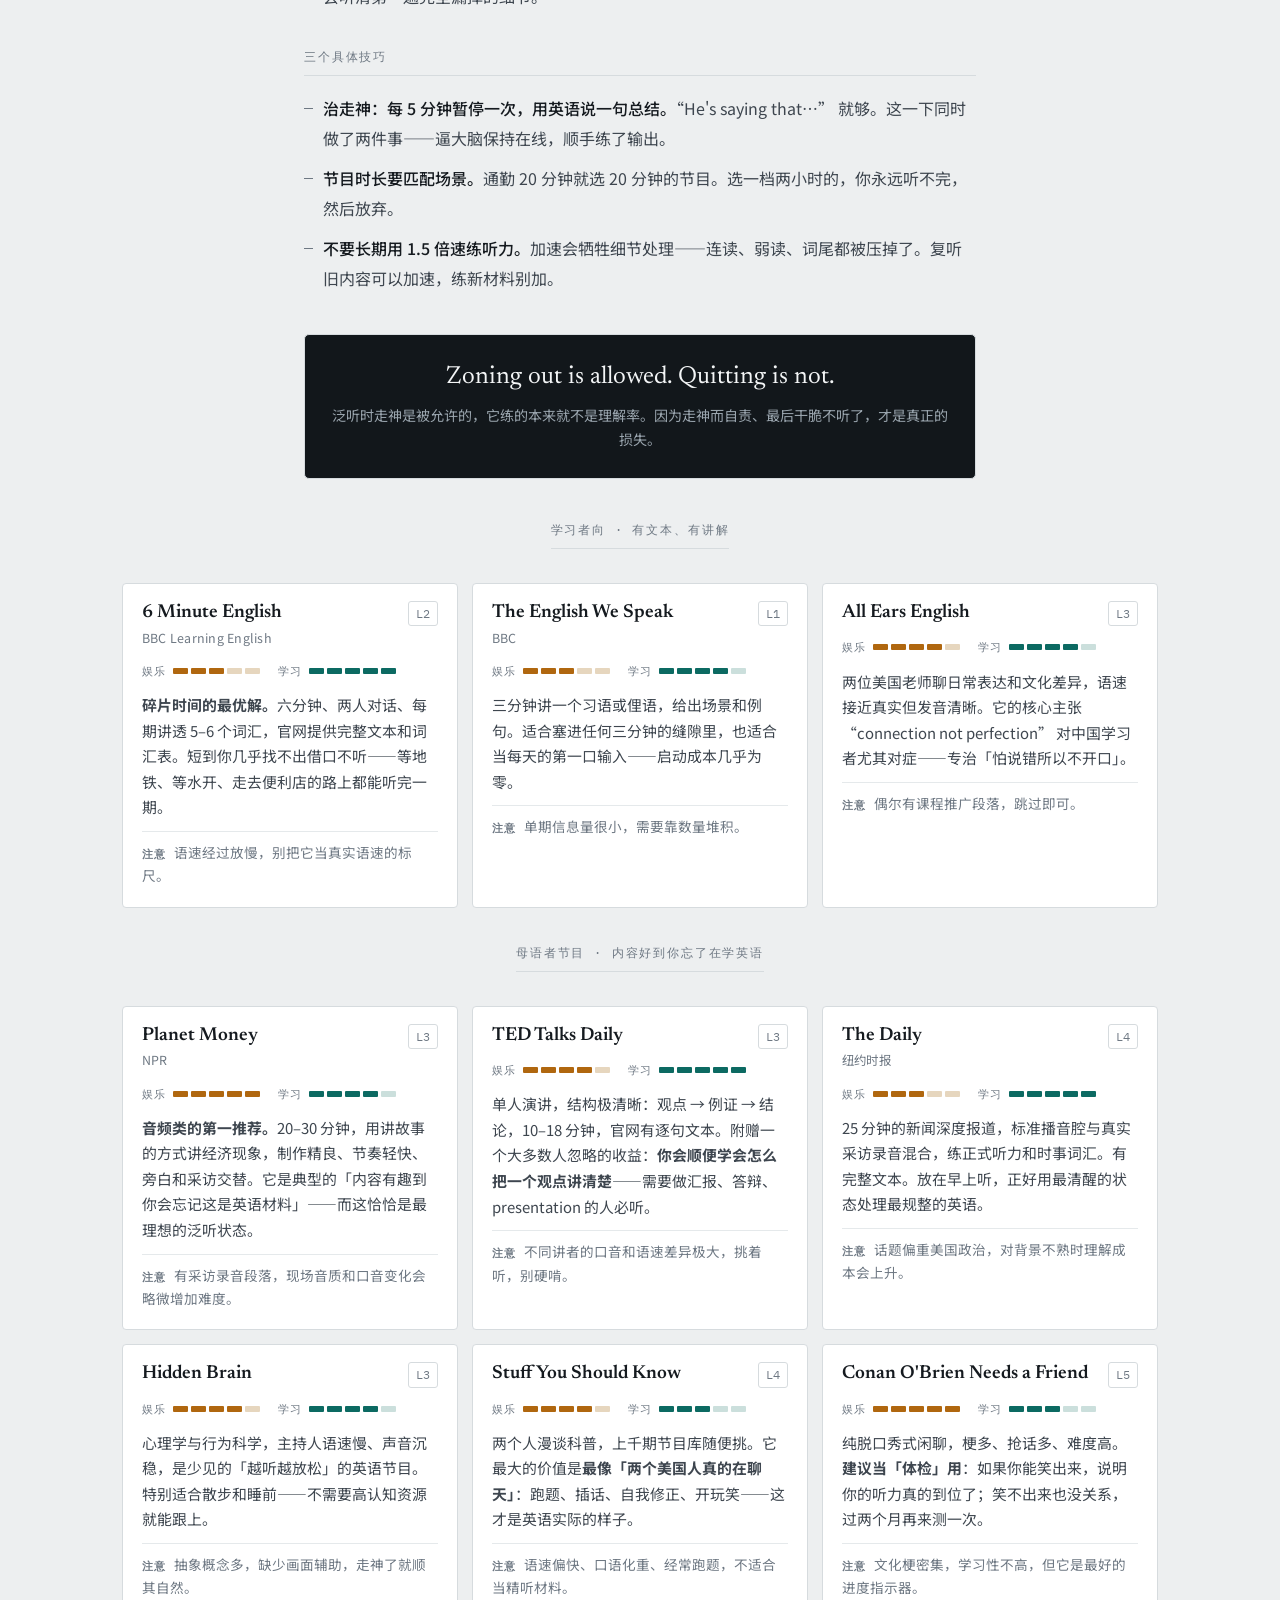
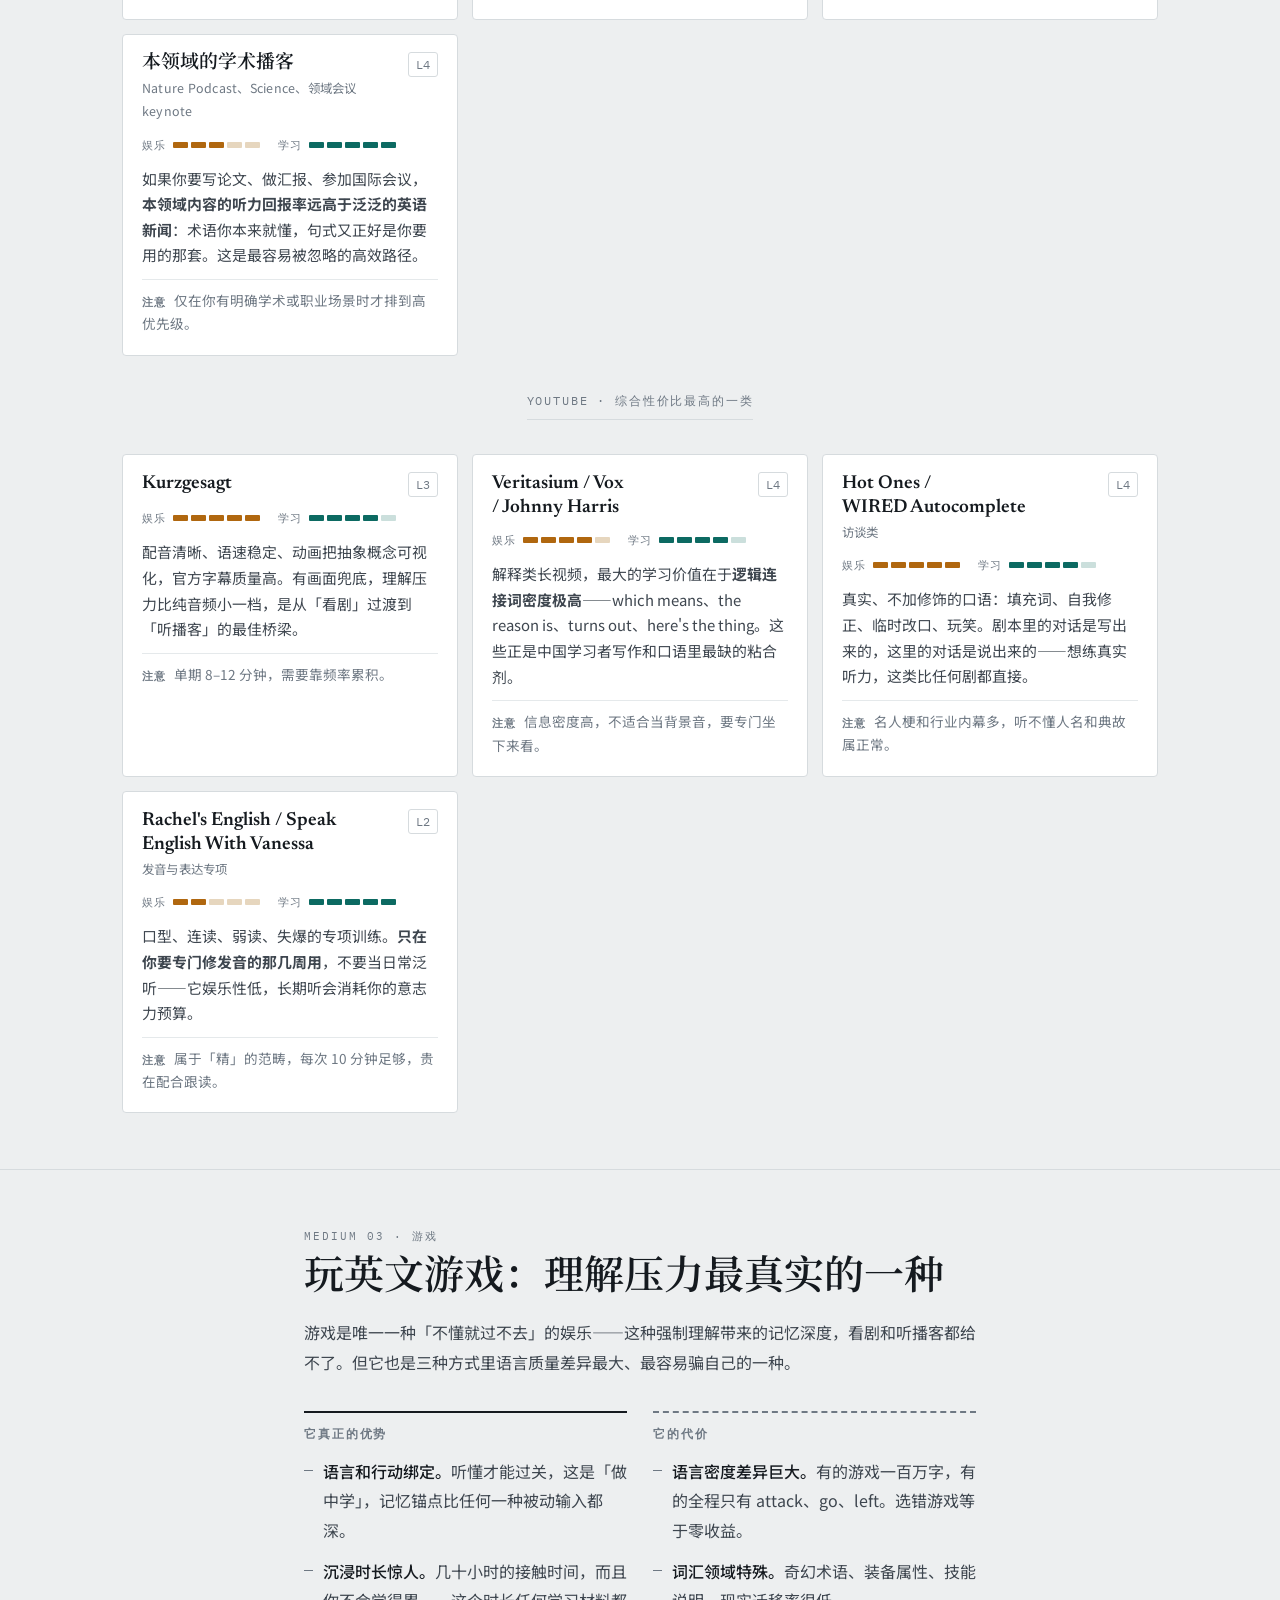
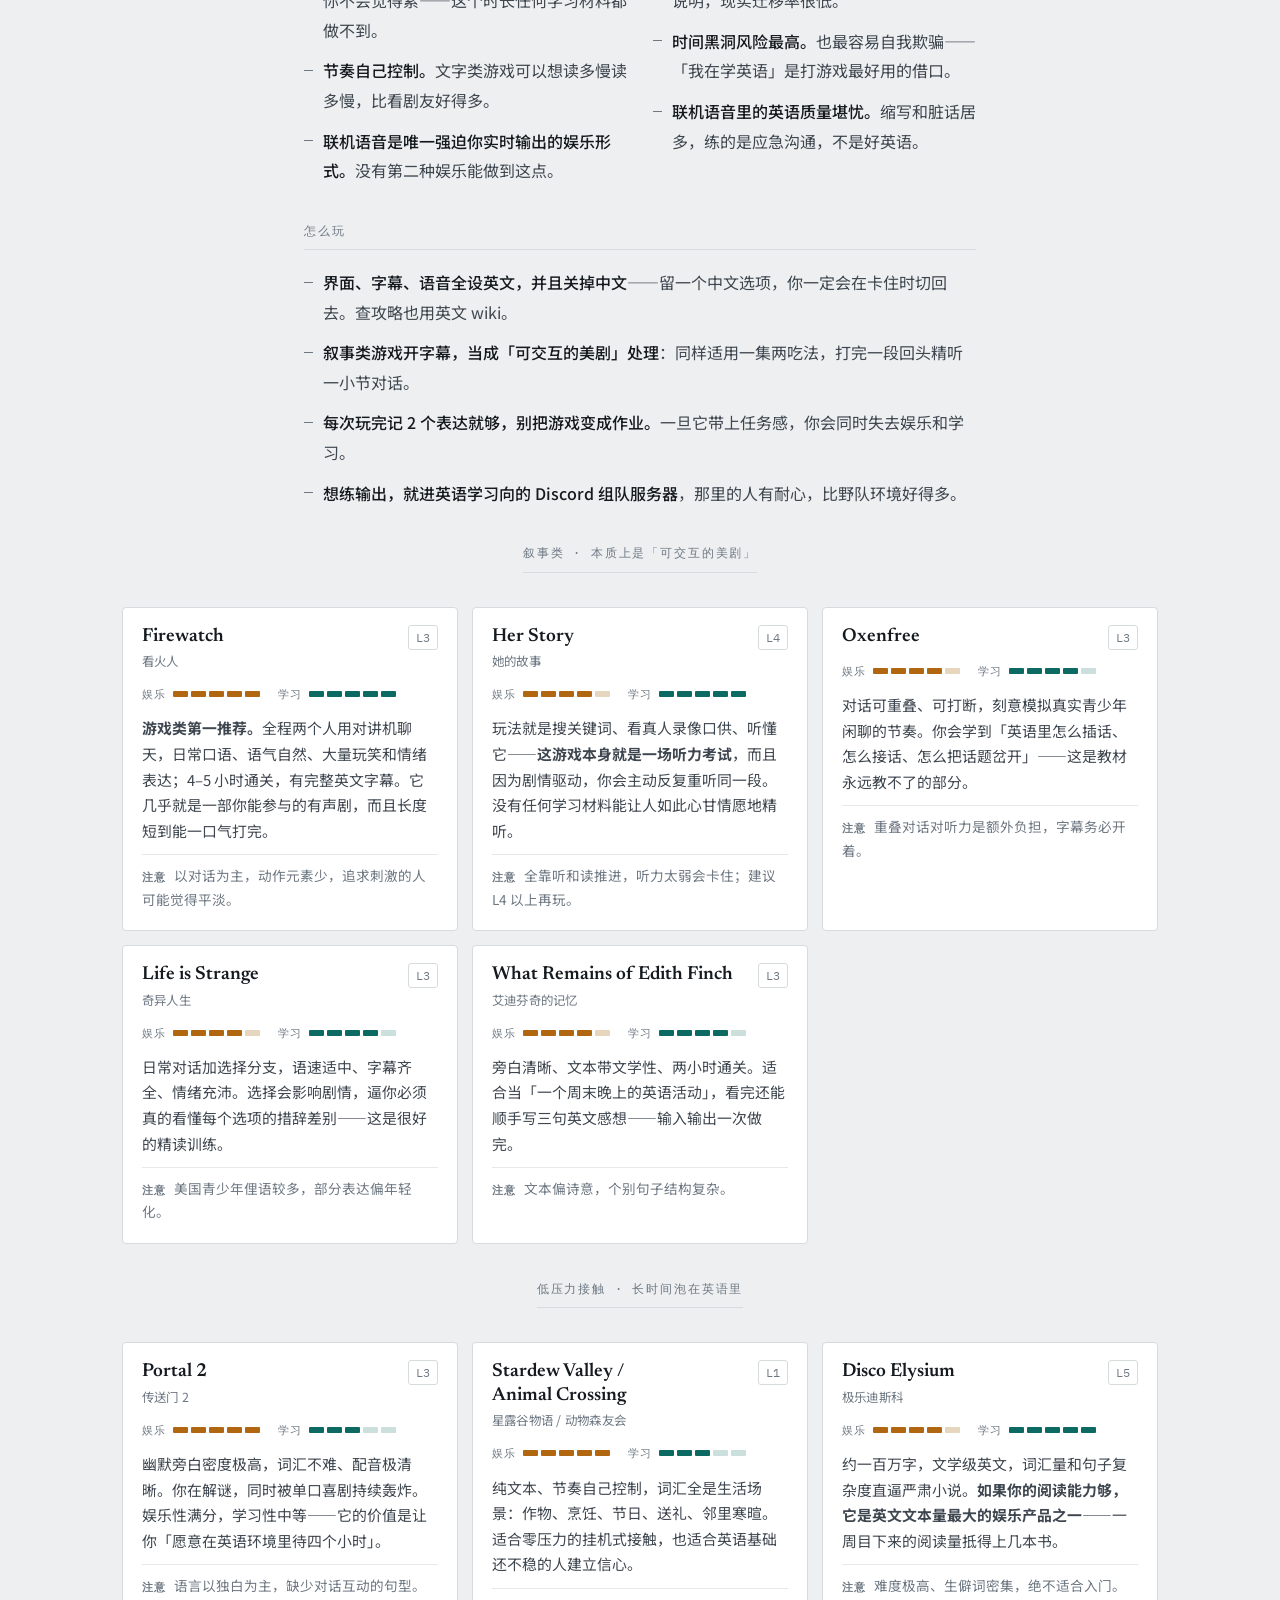
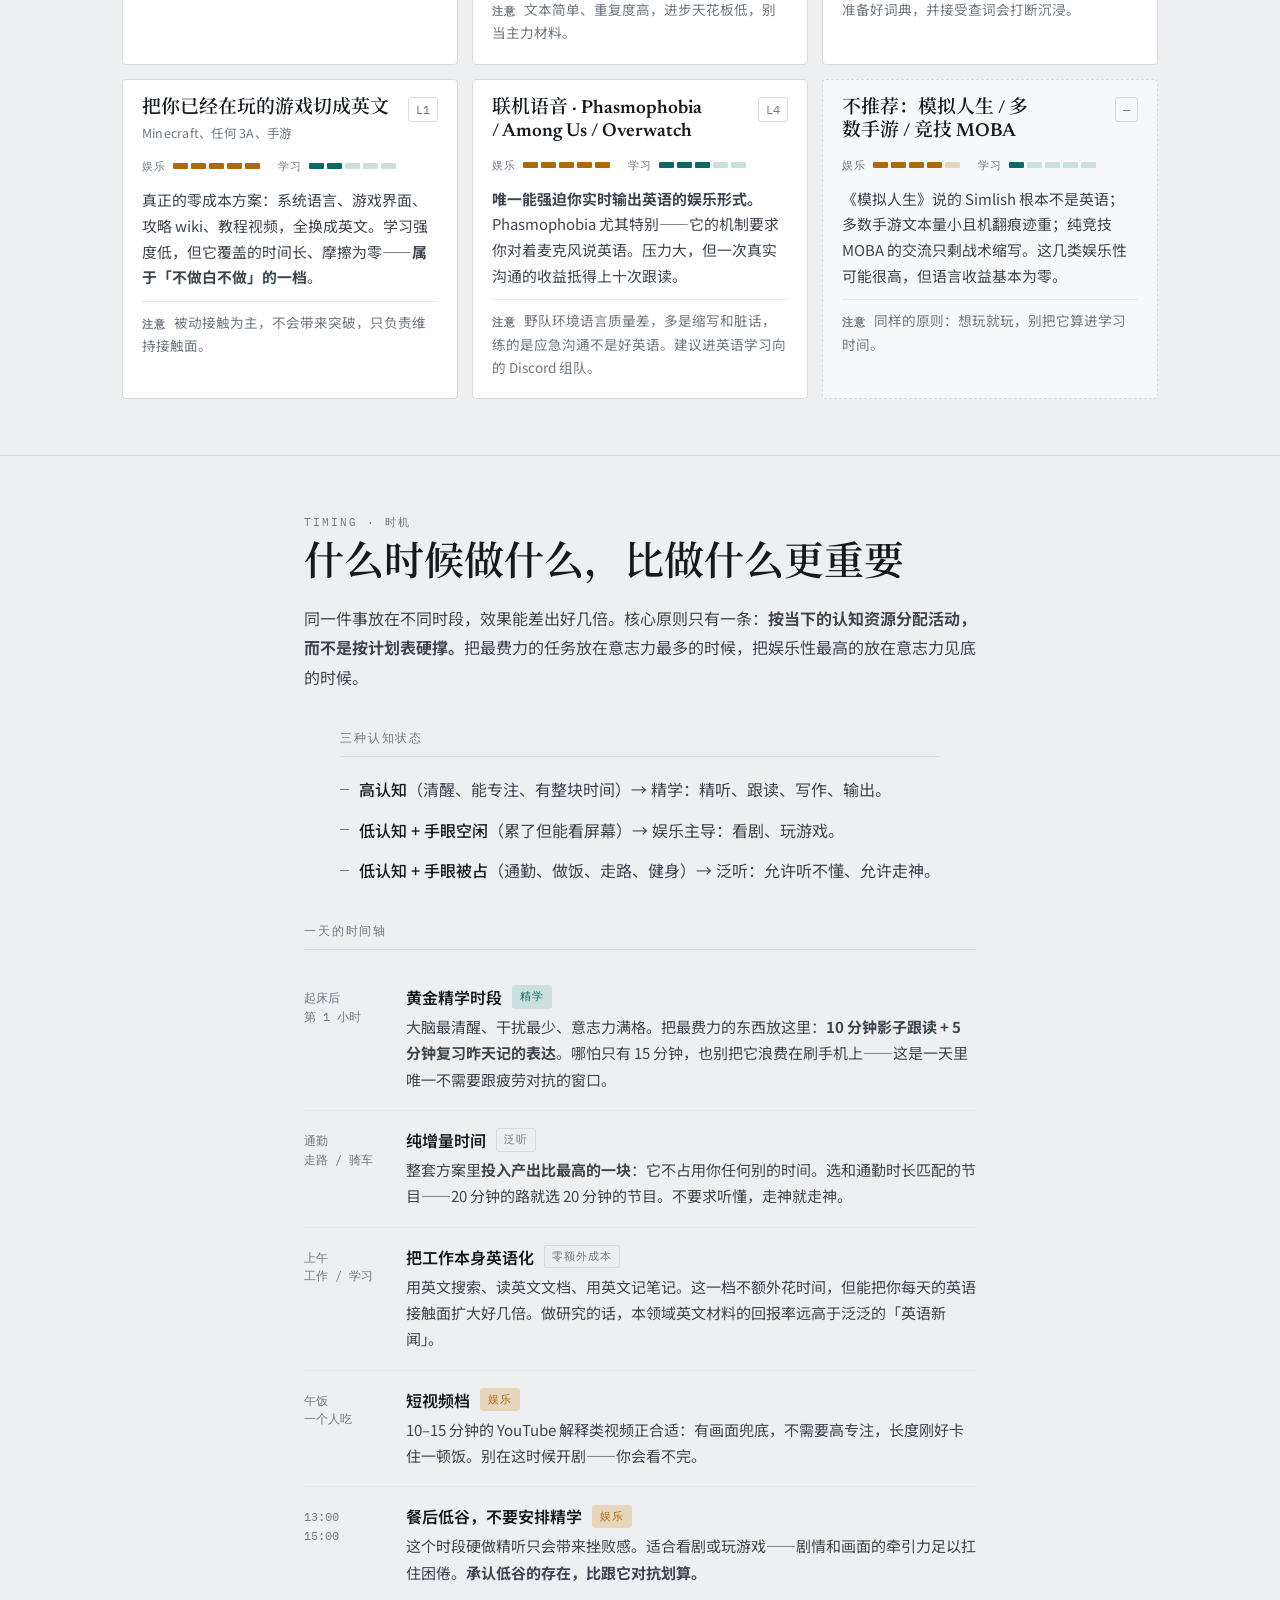
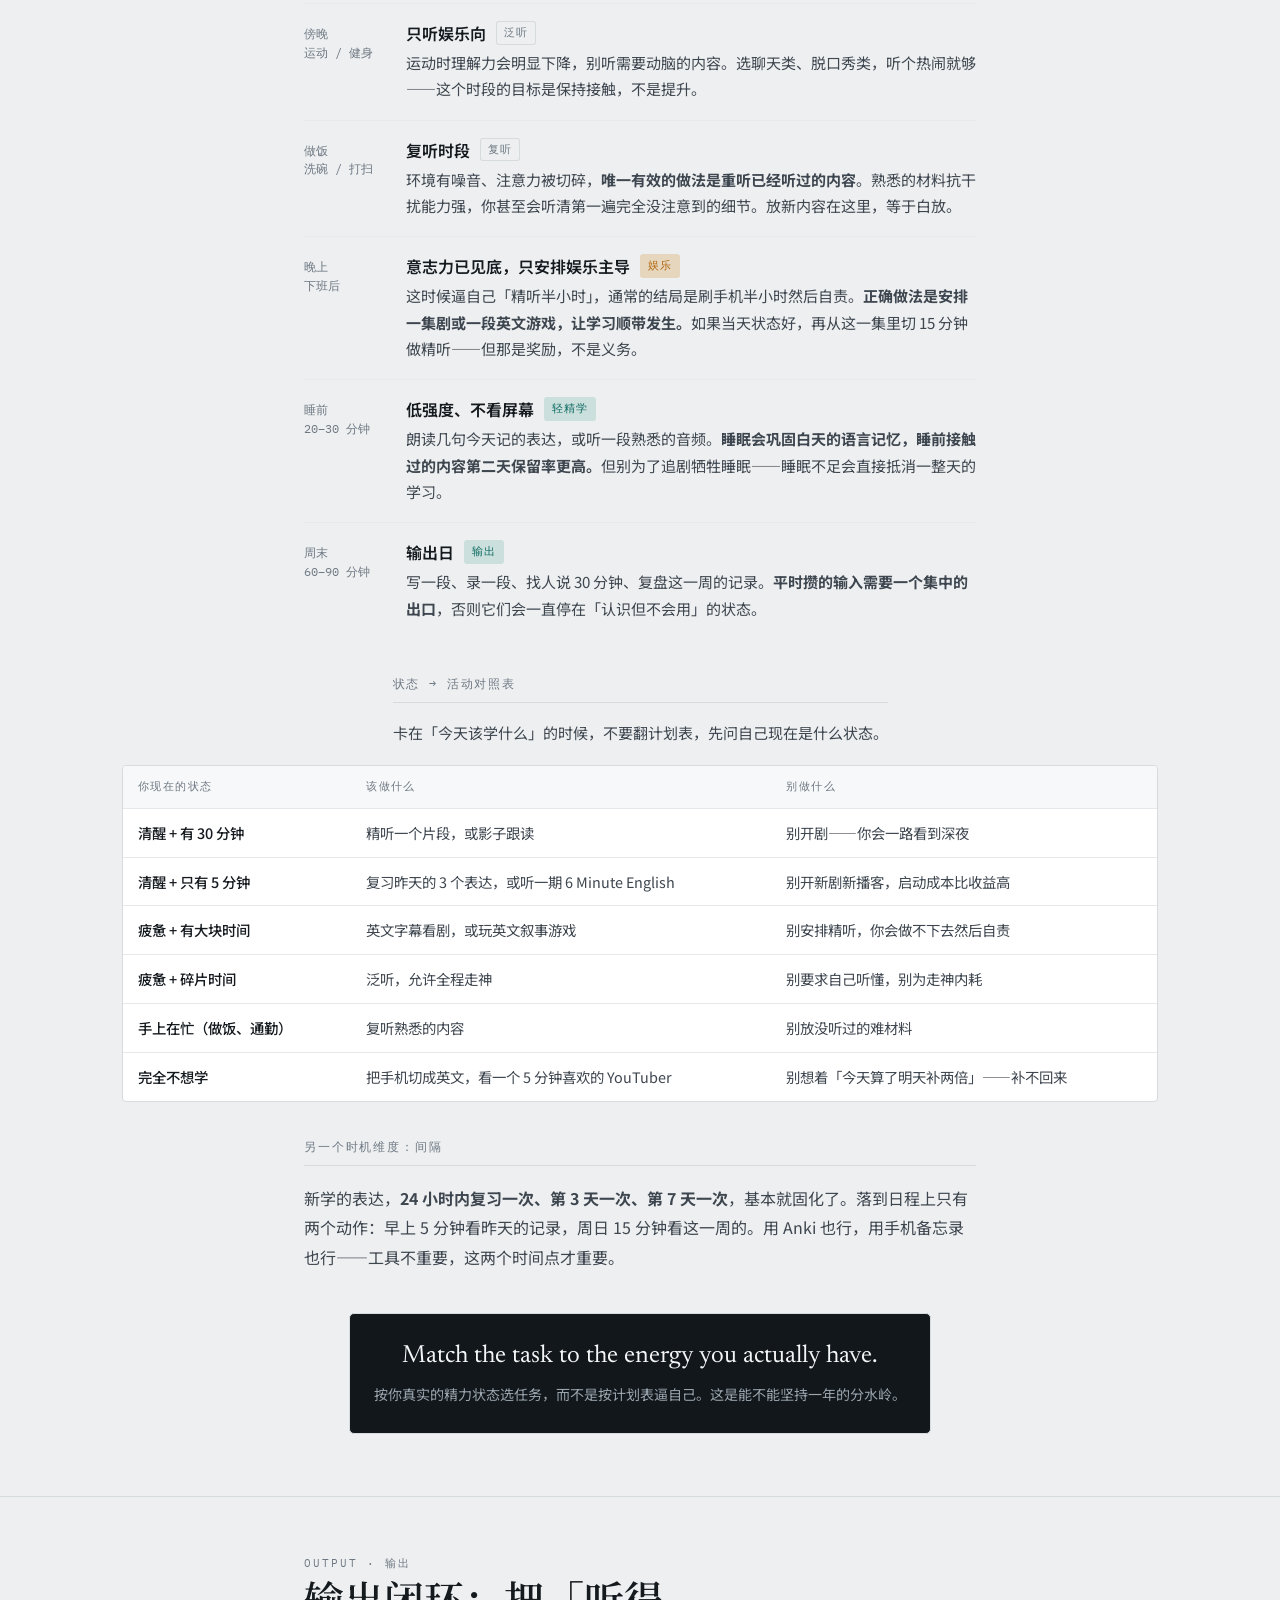
<file: english/index.html>
<!doctype html>
<html lang="zh-CN">
<head>
<meta charset="utf-8">
<meta name="viewport" content="width=device-width,initial-scale=1,viewport-fit=cover">
<meta name="theme-color" content="#0E1216">
<!--ART-->
<title>娱乐即输入</title>
<link rel="preconnect" href="https://fonts.googleapis.com">
<link rel="preconnect" href="https://fonts.gstatic.com" crossorigin>
<link rel="stylesheet" href="https://fonts.googleapis.com/css2?family=IBM+Plex+Mono:wght@400;500&family=Newsreader:ital,opsz,wght@0,6..72,400;0,6..72,600;1,6..72,400&family=Noto+Sans+SC:wght@400;500;700&family=Noto+Serif+SC:wght@600&display=swap">
<style>
:root{
  --ground:#EDEFF0; --paper:#FFFFFF; --paper-2:#F7F8F9;
  --ink:#151A1F; --ink-2:#3E464F; --ink-3:#6E7883;
  --line:#D6DBDE; --line-2:#E5E9EB;
  --fun:#B0670F; --fun-soft:#E6D6BE;
  --learn:#0C6A62; --learn-soft:#CBDFDC;
  --plate:#12171B; --plate-ink:#F3F5F6; --plate-ink-2:#9AA5AE;
  --nav-bg:rgba(237,239,240,.88);
  --serif:"Newsreader","Noto Serif SC",Georgia,serif;
  --sans:"Noto Sans SC","Helvetica Neue",Arial,sans-serif;
  --mono:"IBM Plex Mono",ui-monospace,SFMono-Regular,Menlo,monospace;
}
@media (prefers-color-scheme:dark){
  :root:not([data-theme="light"]){
    --ground:#0E1216; --paper:#151A1F; --paper-2:#1A2026;
    --ink:#E7EBEE; --ink-2:#B2BBC3; --ink-3:#7F8992;
    --line:#2A323A; --line-2:#212830;
    --fun:#EDA53A; --fun-soft:#42320F;
    --learn:#48C4B3; --learn-soft:#103935;
    --plate:#05080A; --plate-ink:#F3F5F6; --plate-ink-2:#98A2AB;
    --nav-bg:rgba(14,18,22,.86);
  }
}
:root[data-theme="dark"]{
  --ground:#0E1216; --paper:#151A1F; --paper-2:#1A2026;
  --ink:#E7EBEE; --ink-2:#B2BBC3; --ink-3:#7F8992;
  --line:#2A323A; --line-2:#212830;
  --fun:#EDA53A; --fun-soft:#42320F;
  --learn:#48C4B3; --learn-soft:#103935;
  --plate:#05080A; --plate-ink:#F3F5F6; --plate-ink-2:#98A2AB;
  --nav-bg:rgba(14,18,22,.86);
}
*,*::before,*::after{box-sizing:border-box}
html{-webkit-text-size-adjust:100%;scroll-behavior:smooth}
@media (prefers-reduced-motion:reduce){html{scroll-behavior:auto}}
body{
  margin:0;background:var(--ground);color:var(--ink);
  font-family:var(--sans);font-size:16px;line-height:1.85;
  -webkit-font-smoothing:antialiased;text-rendering:optimizeLegibility;
}
p{margin:0}
h1,h2,h3,h4{margin:0;font-weight:600;text-wrap:balance}
a{color:inherit}
:focus-visible{outline:2px solid var(--fun);outline-offset:3px;border-radius:2px}

.wrap{max-width:1080px;margin:0 auto;padding:0 22px}
.col{max-width:42rem;margin-inline:auto}
.stack{display:grid;gap:18px}
.stack-lg{display:grid;gap:34px}

/* ---------- nav ---------- */
.nav{position:sticky;top:0;z-index:20;background:var(--nav-bg);border-bottom:1px solid var(--line);
     backdrop-filter:saturate(1.4) blur(10px);-webkit-backdrop-filter:saturate(1.4) blur(10px)}
.nav-in{display:flex;gap:4px;overflow-x:auto;scrollbar-width:none;padding:9px 22px;max-width:1080px;margin:0 auto}
.nav-in::-webkit-scrollbar{display:none}
.nav a{flex:0 0 auto;font-family:var(--mono);font-size:.74rem;letter-spacing:.06em;color:var(--ink-3);
       text-decoration:none;padding:5px 10px;border-radius:3px;white-space:nowrap}
.nav a:hover{color:var(--ink);background:var(--paper-2)}
.nav a.on{color:var(--ink);background:var(--paper);box-shadow:inset 0 0 0 1px var(--line)}

/* ---------- hero ---------- */
.hero{padding:64px 0 44px}
.kicker{font-family:var(--mono);font-size:.72rem;letter-spacing:.2em;text-transform:uppercase;color:var(--fun)}
h1{font-family:var(--serif);font-size:clamp(2.6rem,10vw,4.4rem);line-height:1.02;letter-spacing:-.01em;margin:.28em 0 0}
.lede{margin-top:22px;font-size:1.06rem;color:var(--ink-2)}
.hero-meta{margin-top:26px;display:flex;flex-wrap:wrap;gap:8px 20px;font-family:var(--mono);font-size:.74rem;color:var(--ink-3)}

/* ---------- sections ---------- */
.sec{padding:56px 0;border-top:1px solid var(--line);scroll-margin-top:52px}
.sec-head{margin-bottom:30px}
.stack-lg>.sec-head,.stack>.sec-head{margin-bottom:0}
.eyebrow{font-family:var(--mono);font-size:.7rem;letter-spacing:.18em;text-transform:uppercase;color:var(--ink-3)}
h2{font-family:var(--serif);font-size:clamp(1.85rem,5vw,2.5rem);line-height:1.18;margin-top:.24em}
.sec-head p{margin-top:14px;color:var(--ink-2)}
h3{font-family:var(--serif);font-size:1.4rem;line-height:1.35;margin-top:6px}
h4{font-size:1rem;line-height:1.5}
.sub{font-family:var(--mono);font-size:.72rem;letter-spacing:.16em;text-transform:uppercase;color:var(--ink-3);
     padding-bottom:8px;border-bottom:1px solid var(--line);margin-bottom:16px}
.stack>.sub,.stack-lg>.sub{margin-bottom:0}

/* ---------- subtitle plate ---------- */
.plate{background:var(--plate);color:var(--plate-ink);border:1px solid var(--line);border-radius:5px;
       padding:26px 24px;text-align:center;margin:6px auto}
.plate .en{font-family:var(--serif);font-size:clamp(1.15rem,3.6vw,1.55rem);line-height:1.35}
.plate .zh{margin-top:10px;font-size:.88rem;color:var(--plate-ink-2);line-height:1.7}

/* ---------- lists ---------- */
ul.tight{list-style:none;margin:0;padding:0;display:grid;gap:11px}
ul.tight>li{position:relative;padding-left:19px;color:var(--ink-2)}
ul.tight>li::before{content:"";position:absolute;left:0;top:.85em;width:9px;height:1px;background:var(--ink-3)}
ul.tight>li b,ul.tight>li strong{color:var(--ink);font-weight:500}
ol.steps{list-style:none;margin:0;padding:0;counter-reset:s;display:grid;gap:16px}
ol.steps>li{counter-increment:s;position:relative;padding-left:38px;color:var(--ink-2)}
ol.steps>li::before{content:counter(s);position:absolute;left:0;top:0;width:25px;height:25px;border-radius:50%;
  border:1px solid var(--line);display:grid;place-items:center;font-family:var(--mono);font-size:.75rem;color:var(--ink-3)}
ol.steps>li b{color:var(--ink);font-weight:500}

/* ---------- pros & cons ---------- */
.pc{display:grid;gap:26px;grid-template-columns:1fr 1fr}
@media (max-width:700px){.pc{grid-template-columns:1fr}}
.pc>div{padding-top:12px}
.pc .pro{border-top:2px solid var(--ink)}
.pc .con{border-top:2px dashed var(--ink-3)}
.pc h4{font-family:var(--mono);font-size:.74rem;letter-spacing:.16em;text-transform:uppercase;
       color:var(--ink-3);margin-bottom:14px}

/* ---------- recommendation cards ---------- */
.grid{display:grid;gap:14px;grid-template-columns:repeat(auto-fit,minmax(288px,1fr))}
.rec{background:var(--paper);border:1px solid var(--line);border-radius:4px;padding:17px 19px 19px;
     display:flex;flex-direction:column;gap:11px}
.rec-h{display:flex;align-items:flex-start;justify-content:space-between;gap:12px}
.rec-h h4{font-family:var(--serif);font-size:1.18rem;line-height:1.25}
.rec-cn{display:block;font-size:.78rem;color:var(--ink-3);margin-top:2px;letter-spacing:.02em}
.lvl{flex:0 0 auto;font-family:var(--mono);font-size:.72rem;color:var(--ink-3);border:1px solid var(--line);
     border-radius:3px;padding:1px 7px;font-variant-numeric:tabular-nums}
.meters{display:flex;flex-wrap:wrap;gap:6px 18px}
.meter{display:flex;align-items:center;gap:7px}
.meter[data-kind="fun"]{--on:var(--fun);--off:var(--fun-soft)}
.meter[data-kind="learn"]{--on:var(--learn);--off:var(--learn-soft)}
.m-lab{font-family:var(--mono);font-size:.68rem;letter-spacing:.1em;color:var(--ink-3)}
.bars{display:inline-flex;gap:3px}
.bars i{display:block;width:15px;height:6px;border-radius:1px;background:var(--off)}
.bars i.on{background:var(--on)}
.rec p{font-size:.93rem;line-height:1.72;color:var(--ink-2)}
.rec .note{font-size:.85rem;color:var(--ink-3);padding-top:9px;border-top:1px solid var(--line-2)}
.rec .note b{font-family:var(--mono);font-size:.68rem;letter-spacing:.12em;text-transform:uppercase;color:var(--ink-3);margin-right:7px}
.rec.warn{background:var(--paper-2);border-style:dashed}

/* ---------- timeline ---------- */
.tl{list-style:none;margin:0;padding:0}
.tl>li{display:grid;grid-template-columns:82px 1fr;gap:20px;padding:17px 0;border-top:1px solid var(--line-2)}
.tl>li:first-child{border-top:0}
.tl-time{font-family:var(--mono);font-size:.78rem;color:var(--ink-3);font-variant-numeric:tabular-nums;line-height:1.5;padding-top:3px}
.tl-h{display:flex;flex-wrap:wrap;align-items:center;gap:10px;margin-bottom:5px}
.tl p{font-size:.94rem;color:var(--ink-2);line-height:1.75}
@media (max-width:620px){.tl>li{grid-template-columns:1fr;gap:5px}}
.tag{font-family:var(--mono);font-size:.66rem;letter-spacing:.1em;padding:2px 8px;border-radius:3px;white-space:nowrap}
.tag-learn{color:var(--learn);background:var(--learn-soft)}
.tag-fun{color:var(--fun);background:var(--fun-soft)}
.tag-flat{color:var(--ink-3);box-shadow:inset 0 0 0 1px var(--line)}

/* ---------- table ---------- */
.scroll{overflow-x:auto;border:1px solid var(--line);border-radius:4px;background:var(--paper)}
table{border-collapse:collapse;width:100%;min-width:560px;font-size:.9rem}
th,td{text-align:left;padding:12px 15px;border-bottom:1px solid var(--line-2);vertical-align:top;line-height:1.65}
th{font-family:var(--mono);font-size:.68rem;letter-spacing:.13em;text-transform:uppercase;color:var(--ink-3);
   background:var(--paper-2);font-weight:400;white-space:nowrap}
tbody tr:last-child td{border-bottom:0}
td:first-child{color:var(--ink);font-weight:500;white-space:nowrap}
td{color:var(--ink-2)}

/* ---------- plan cards ---------- */
.plans{display:grid;gap:14px;grid-template-columns:repeat(auto-fit,minmax(270px,1fr))}
.plan{background:var(--paper);border:1px solid var(--line);border-radius:4px;padding:20px;display:flex;flex-direction:column;gap:13px}
.plan.pick{border-color:var(--fun);box-shadow:inset 0 2px 0 var(--fun)}
.plan-t{font-family:var(--mono);font-size:.7rem;letter-spacing:.16em;text-transform:uppercase;color:var(--ink-3)}
.plan-n{font-family:var(--serif);font-size:1.9rem;line-height:1;font-variant-numeric:tabular-nums}
.plan-n span{font-size:.85rem;font-family:var(--mono);color:var(--ink-3);margin-left:5px}
.plan ul{margin:0;padding:0;list-style:none;display:grid;gap:9px;font-size:.9rem;color:var(--ink-2)}
.plan ul li{padding-left:16px;position:relative}
.plan ul li::before{content:"";position:absolute;left:0;top:.8em;width:7px;height:1px;background:var(--ink-3)}
.plan .out{margin-top:auto;padding-top:12px;border-top:1px solid var(--line-2);font-size:.85rem;color:var(--ink-3)}

/* ---------- traps ---------- */
.traps{list-style:none;margin:0;padding:0;counter-reset:t;display:grid;gap:2px}
.traps>li{counter-increment:t;background:var(--paper);border:1px solid var(--line);border-radius:4px;
  padding:15px 18px;display:grid;grid-template-columns:30px 1fr;gap:14px;align-items:start}
.traps>li::before{content:counter(t,decimal-leading-zero);font-family:var(--mono);font-size:.78rem;color:var(--ink-3);padding-top:2px}
.traps b{display:block;font-weight:500;margin-bottom:3px}
.traps span{font-size:.9rem;color:var(--ink-2);line-height:1.7}

/* ---------- week ---------- */
.week{list-style:none;margin:0;padding:0;display:grid;gap:0}
.week>li{display:grid;grid-template-columns:64px 1fr;gap:16px;padding:13px 0;border-top:1px solid var(--line-2);font-size:.94rem;color:var(--ink-2)}
.week>li:first-child{border-top:0}
.week .d{font-family:var(--mono);font-size:.74rem;color:var(--ink-3);letter-spacing:.06em;padding-top:2px}

footer{border-top:1px solid var(--line);padding:34px 0 60px;color:var(--ink-3);font-size:.86rem}
</style>
<!--/HEAD-->
</head>
<body>

<nav class="nav"><div class="nav-in">
  <a href="#tldr">先看结论</a>
  <a href="#principles">五条原则</a>
  <a href="#tv">看美剧</a>
  <a href="#audio">听播客</a>
  <a href="#games">玩游戏</a>
  <a href="#timing">什么时候做什么</a>
  <a href="#output">输出闭环</a>
  <a href="#plans">三档日程</a>
  <a href="#check">怎么看出进步</a>
  <a href="#traps">十个陷阱</a>
  <a href="#week1">第一周</a>
</div></nav>

<header class="hero"><div class="wrap"><div class="col">
  <div class="kicker">Daily English · 输入 / 输出 / 时机</div>
  <h1>娱乐即输入</h1>
  <p class="lede">这份指南解决一件事：怎么把你本来就会花掉的时间——看剧、听播客、玩游戏、通勤、洗碗——变成真的能提升英语的时间，而不是变成「我今天也算学了英语吧」的自我安慰。</p>
  <p class="lede">下面每一条推荐都标了两个刻度：<b>娱乐性</b>和<b>学习性</b>。这两个刻度经常打架，认清哪个高哪个低，比盲目相信「看美剧能学英语」有用得多。</p>
  <div class="hero-meta">
    <span>约 25 分钟读完</span>
    <span>覆盖 剧集 / 音频 / 游戏 / 时间安排</span>
    <span>适合 已有基础、想在日常里持续提升</span>
  </div>
</div></div></header>

<main>

<section class="sec" id="tldr"><div class="wrap"><div class="col stack-lg">
  <div class="sec-head">
    <div class="eyebrow">TL;DR</div>
    <h2>如果你只看一段，就看这段</h2>
    <p>整篇指南可以压缩成六句话。剩下的部分是这六句话的展开和材料清单。</p>
  </div>
  <ul class="tight">
    <li><b>把「泛」和「精」分开。</b>大量轻松的输入（泛听、泛看）负责养耳朵和语感，少量费力的输入（精听、跟读）负责提升精度。两件事混在同一小时里做，结果是剧没看爽、词也没记住。</li>
    <li><b>八二分配。</b>八成时间用于泛，两成时间用于精。泛的部分必须足够爽，你才能一年后还在做这件事。</li>
    <li><b>难度选「能听懂七八成」的。</b>低于五成是背景噪音，高于九成是原地踏步。选材料时唯一重要的指标就是这个。</li>
    <li><b>按当下的精力选活动，不按计划表硬撑。</b>清醒的时候做费力的事，累的时候做娱乐的事，手上在忙的时候泛听。这一条决定了你能不能坚持。</li>
    <li><b>必须有输出。</b>只输入的结果是「听得懂，说不出」。每天 5 分钟跟读 + 3 句自己造的话，就够形成闭环。</li>
    <li><b>只记「我下次能说出口的」。</b>说不清这句话用在什么场合、对谁说，就不要记它。</li>
  </ul>
  <div class="plate">
    <div class="en">Watch for fun. Study one slice.</div>
    <div class="zh">整集用来看爽，切一片用来学。这是全篇最重要的一句。</div>
  </div>
</div></div></section>

<section class="sec" id="principles"><div class="wrap"><div class="col stack-lg">
  <div class="sec-head">
    <div class="eyebrow">底层逻辑</div>
    <h2>五条原则，决定所有方法的成败</h2>
    <p>方法论满地都是，但真正把人区分开的是下面五件事。任何一条没做到，投入再多时间也会卡住。</p>
  </div>

  <div class="stack">
    <div>
      <h3>一、可理解的输入，才叫输入</h3>
      <p style="color:var(--ink-2);margin-top:10px">听不懂的东西听一万小时也不会自动变懂。有效的材料是「稍微高于你现在水平一点点」的那一档：大部分能跟上，少数地方需要猜。判断方法很土但很准——<b>不看字幕能抓住七八成剧情，就是对的难度</b>。低于五成，换简单的；高于九成，换难的。</p>
    </div>
    <div>
      <h3>二、娱乐性就是续航能力</h3>
      <p style="color:var(--ink-2);margin-top:10px">一个每天能坚持 20 分钟的烂方法，胜过一个三天就放弃的完美方法。所以「这个材料我看得下去吗」不是次要问题，它和「这个材料含金量高吗」同等重要。这也是为什么下面每一条推荐都标了娱乐性——那不是装饰，那是可行性评估。</p>
    </div>
    <div>
      <h3>三、泛与精，是两种不同的训练</h3>
      <p style="color:var(--ink-2);margin-top:10px"><b>泛</b>=量大、轻松、允许走神，练的是耳朵对英语语流的耐受度和整体语感。<b>精</b>=量小、费力、逐句抠，练的是听辨精度和表达储备。两者都必要，但必须分开做：泛听时不要停下来查词，精听时不要指望享受剧情。<b>把两者混在一起，是最常见的低效来源。</b></p>
    </div>
    <div>
      <h3>四、没有输出，就没有闭环</h3>
      <p style="color:var(--ink-2);margin-top:10px">输入建立的是「认识」，输出建立的是「调用」。只做输入的人会长期停在「一听就懂、一说就废」的状态。输出不需要很重——每天 5 分钟影子跟读，加上用今天学的表达造 3 个和自己生活有关的句子，就足够把被动词汇往主动词汇推。</p>
    </div>
    <div>
      <h3>五、语言的真正敌人是遗忘，不是难度</h3>
      <p style="color:var(--ink-2);margin-top:10px">今天记的 5 个表达，不复习的话一周后剩不到 1 个。做法极简单：<b>第二天早上花 5 分钟看一遍昨天的记录，周日花 15 分钟看一遍这一周的。</b>每天 3–5 个表达，一年就是一千多个——前提只是这两次复习。</p>
    </div>
  </div>
</div></div></section>

<section class="sec" id="tv"><div class="wrap"><div class="stack-lg">
  <div class="col sec-head">
    <div class="eyebrow">Medium 01 · 影视</div>
    <h2>看美剧：收益最高，也最容易骗自己</h2>
    <p>美剧是所有材料里娱乐性最高的，也是「伪学习」发生率最高的。同样看三个小时，做法不同，收益能差出十倍。</p>
  </div>

  <div class="col pc">
    <div class="pro">
      <h4>它真正的优势</h4>
      <ul class="tight">
        <li><b>情境绑定，忘得慢。</b>一句话连着表情、场景、剧情一起进脑子，比孤立背单词的记忆锚点强得多。</li>
        <li><b>真实口语密度高。</b>缩读、俚语、语气词、抢话、话轮转换——这些教材里根本不会出现，但真实对话里占一大半。</li>
        <li><b>复现率高，这是剧优于电影的核心。</b>同一批角色反复用同一批词和句式，一季看下来，很多表达你自然见过几十次。</li>
        <li><b>内在动机最可靠。</b>「想知道后面发生什么」比「我要提升英语」耐用得多。</li>
        <li><b>教语用，不只是教语言。</b>什么场合说什么话、怎么开玩笑、怎么委婉拒绝、怎么道歉——这部分只能从真实对话里学。</li>
      </ul>
    </div>
    <div class="con">
      <h4>它的代价</h4>
      <ul class="tight">
        <li><b>伪学习风险最高。</b>开中文字幕的三小时，语言收益接近于零。大脑一旦有母语捷径，语音通道基本就关了。</li>
        <li><b>输入不可控。</b>语速、俚语、口音都不迁就你。超出水平太多，就退化成背景噪音。</li>
        <li><b>注意力天然在剧情上。</b>你关心的是「发生了什么」，不是「他是怎么说的」。</li>
        <li><b>领域偏斜。</b>奇幻剧、医疗剧、律政剧的高频词，日常生活里用不上。</li>
        <li><b>学习密度低。</b>45 分钟里真正产生学习的可能只有几分钟——除非你主动切出一片来精看。</li>
        <li><b>纯被动。</b>没有输出，没有反馈，很容易「看着都懂，一开口全废」。</li>
      </ul>
    </div>
  </div>

  <div class="col stack">
    <div class="sub">怎么看 · 一集两吃法</div>
    <p style="color:var(--ink-2)">不要试图「精看一整集」——没人坚持得下来。正确的做法是把一集切成两段用途完全不同的时间：</p>
    <ol class="steps">
      <li><b>第一遍 · 娱乐（约 45 分钟）</b><br>开<b>英文字幕</b>，正常速度，不暂停、不查词、不倒回。目的只有一个：看爽。这一遍的价值来自「大量可理解输入」，不来自精确度。看不懂的地方直接放过去。</li>
      <li><b>第二遍 · 精听（约 15 分钟）</b><br>从这一集里挑<b>一个 3–5 分钟的场景</b>（不是整集），走四步：<br>① 关字幕盲听一遍，记下卡住的位置；<br>② 开英文字幕对一遍，只查真正挡住理解的词，通常不超过 3 个；<br>③ 跟读 2–3 遍，落后音频 1–2 秒，模仿语调和连读，不追求逐字；<br>④ 记下 3–5 个「我下次能说出口」的表达，并写清使用场景。</li>
    </ol>
    <p style="color:var(--ink-3);font-size:.92rem">时间账：一小时里，45 分钟是娱乐，15 分钟是学习。两边都不亏，这就是关键。</p>
  </div>

  <div class="col stack">
    <div class="sub">挑片段的三个标准</div>
    <ul class="tight">
      <li><b>对话密集、两三个人的日常场景</b>——点餐、约时间、吵架、道歉、开会、闲聊。</li>
      <li><b>语速正常、没有背景音乐压着</b>——配乐一起就说明这段是气氛戏，不是语言素材。</li>
      <li><b>你现实中会遇到的场景</b>——追车戏和长篇独白再精彩，可迁移价值也接近零。</li>
    </ul>
  </div>

  <div class="col stack">
    <div class="sub">字幕的三个阶段</div>
    <ul class="tight">
      <li><b>阶段一（能听懂 50% 以下）</b>：英文字幕全程开着。<b>不要用中文字幕，双语字幕也不行</b>——眼睛一定会走中文那行，你控制不住。</li>
      <li><b>阶段二（60–80%）</b>：字幕开着，但先听、听不懂再看。也可以用最土的办法：拿东西挡住屏幕下方，卡住时再移开。</li>
      <li><b>阶段三（80% 以上）</b>：第一遍关字幕看，第二遍开字幕查漏。</li>
    </ul>
    <p style="color:var(--ink-3);font-size:.92rem">这不是三个月的计划，是按年计的路径。停在阶段一很正常，硬跳阶段只会让你放弃。</p>
  </div>

  <div class="col plate">
    <div class="en">You're not watching for the plot this time.</div>
    <div class="zh">精听那一片时，你不是在追剧情——这一次听的是「他是怎么说的」。</div>
  </div>

  <div class="stack-lg">
<div class="stack">
<div class="col"><div class="sub">入门档 · L1–L2 —— 语速友好、场景日常</div></div>
<div class="grid">
<article class="rec">
<header class="rec-h"><div class="rec-name"><h4>Modern Family</h4><span class="rec-cn">摩登家庭</span></div><span class="lvl">L2</span></header>
<div class="meters"><div class="meter" data-kind="fun"><span class="m-lab">娱乐</span><span class="bars" role="img" aria-label="娱乐 5/5"><i class="on"></i><i class="on"></i><i class="on"></i><i class="on"></i><i class="on"></i></span></div><div class="meter" data-kind="learn"><span class="m-lab">学习</span><span class="bars" role="img" aria-label="学习 5/5"><i class="on"></i><i class="on"></i><i class="on"></i><i class="on"></i><i class="on"></i></span></div></div>
<p><b>如果只能选一部，选它。</b>伪纪录片形式让角色经常对着镜头说话，语速清晰、句子完整，等于自带一条「慢速讲解轨」。三个家庭覆盖育儿、装修、职场、代际冲突等成年人真实话题，学到的表达明天就能用。Gloria 的哥伦比亚口音和 Phil 的美式碎嘴形成天然的口音对照。</p>
<p class="note"><b>注意</b>家庭梗密度高，前几集人物关系需要适应，撑过三集就顺了。</p>
</article>
<article class="rec">
<header class="rec-h"><div class="rec-name"><h4>Friends</h4><span class="rec-cn">老友记</span></div><span class="lvl">L1</span></header>
<div class="meters"><div class="meter" data-kind="fun"><span class="m-lab">娱乐</span><span class="bars" role="img" aria-label="娱乐 5/5"><i class="on"></i><i class="on"></i><i class="on"></i><i class="on"></i><i class="on"></i></span></div><div class="meter" data-kind="learn"><span class="m-lab">学习</span><span class="bars" role="img" aria-label="学习 4/5"><i class="on"></i><i class="on"></i><i class="on"></i><i class="on"></i><i></i></span></div></div>
<p>经典是有原因的：棚内录制、音轨干净没有环境噪音；话题全是吃饭、约会、租房、找工作；每集 22 分钟正好是一次「一集两吃」的量；十季 236 集，同一批角色反复使用同一批句式，复现率高到不可思议。</p>
<p class="note"><b>注意</b>九十年代的俚语有些已经过时，罐头笑声会盖住句尾。当入门材料极佳，别当唯一材料。</p>
</article>
<article class="rec">
<header class="rec-h"><div class="rec-name"><h4>The Good Place</h4><span class="rec-cn">善地</span></div><span class="lvl">L2</span></header>
<div class="meters"><div class="meter" data-kind="fun"><span class="m-lab">娱乐</span><span class="bars" role="img" aria-label="娱乐 5/5"><i class="on"></i><i class="on"></i><i class="on"></i><i class="on"></i><i class="on"></i></span></div><div class="meter" data-kind="learn"><span class="m-lab">学习</span><span class="bars" role="img" aria-label="学习 4/5"><i class="on"></i><i class="on"></i><i class="on"></i><i class="on"></i><i></i></span></div></div>
<p>设定上角色说不出脏话（会被自动替换成 fork、shirt 之类），所以词汇异常干净；句子短、22 分钟一集、四季完结不注水。有哲学概念但表达全是大白话。适合怕「开了坑弃剧」的人——它短到你一定能看完。</p>
<p class="note"><b>注意</b>哲学名词偶尔出现，跳过即可，不影响剧情。</p>
</article>
<article class="rec">
<header class="rec-h"><div class="rec-name"><h4>Ted Lasso</h4><span class="rec-cn">足球教练</span></div><span class="lvl">L2</span></header>
<div class="meters"><div class="meter" data-kind="fun"><span class="m-lab">娱乐</span><span class="bars" role="img" aria-label="娱乐 5/5"><i class="on"></i><i class="on"></i><i class="on"></i><i class="on"></i><i class="on"></i></span></div><div class="meter" data-kind="learn"><span class="m-lab">学习</span><span class="bars" role="img" aria-label="学习 4/5"><i class="on"></i><i class="on"></i><i class="on"></i><i class="on"></i><i></i></span></div></div>
<p>美式英语和英式英语同场对照，是难得的双口音素材。更值钱的是它满屏都是<b>鼓励、道歉、化解冲突、给反馈</b>的表达——这类「情商英语」在职场和生活里的使用频率，远高于任何专业词汇。</p>
<p class="note"><b>注意</b>Roy Kent 的英式脏话密集，学不学随你，但别当日常表达用。</p>
</article>
<article class="rec">
<header class="rec-h"><div class="rec-name"><h4>Brooklyn Nine-Nine</h4><span class="rec-cn">神烦警探</span></div><span class="lvl">L2</span></header>
<div class="meters"><div class="meter" data-kind="fun"><span class="m-lab">娱乐</span><span class="bars" role="img" aria-label="娱乐 5/5"><i class="on"></i><i class="on"></i><i class="on"></i><i class="on"></i><i class="on"></i></span></div><div class="meter" data-kind="learn"><span class="m-lab">学习</span><span class="bars" role="img" aria-label="学习 3/5"><i class="on"></i><i class="on"></i><i class="on"></i><i></i><i></i></span></div></div>
<p>句子短、节奏快、办公室玩笑多，警局设定但基本是职场喜剧。适合当「疲惫时的娱乐档」——门槛低，随便点开一集都能看。</p>
<p class="note"><b>注意</b>梗密度高、语速偏快，笑点常依赖美国流行文化背景，前期可能 get 不到一半。</p>
</article>
<article class="rec">
<header class="rec-h"><div class="rec-name"><h4>Pixar / Disney 动画</h4><span class="rec-cn">头脑特工队、疯狂动物城、飞屋环游记等</span></div><span class="lvl">L1</span></header>
<div class="meters"><div class="meter" data-kind="fun"><span class="m-lab">娱乐</span><span class="bars" role="img" aria-label="娱乐 4/5"><i class="on"></i><i class="on"></i><i class="on"></i><i class="on"></i><i></i></span></div><div class="meter" data-kind="learn"><span class="m-lab">学习</span><span class="bars" role="img" aria-label="学习 4/5"><i class="on"></i><i class="on"></i><i class="on"></i><i class="on"></i><i></i></span></div></div>
<p>被严重低估的一类材料。为儿童做的配音必然咬字清晰、语速适中、句子结构标准，而故事质量又足够成年人看进去。状态最差、什么都不想学的那天，放一部动画是最不亏的选择。</p>
<p class="note"><b>注意</b>是电影不是剧，缺少「同一批角色反复用同一批词」的复现优势。</p>
</article>
</div></div>
<div class="stack">
<div class="col"><div class="sub">进阶档 · L3 —— 语速正常、开始有专业场景</div></div>
<div class="grid">
<article class="rec">
<header class="rec-h"><div class="rec-name"><h4>The Office (US)</h4><span class="rec-cn">办公室</span></div><span class="lvl">L3</span></header>
<div class="meters"><div class="meter" data-kind="fun"><span class="m-lab">娱乐</span><span class="bars" role="img" aria-label="娱乐 5/5"><i class="on"></i><i class="on"></i><i class="on"></i><i class="on"></i><i class="on"></i></span></div><div class="meter" data-kind="learn"><span class="m-lab">学习</span><span class="bars" role="img" aria-label="学习 5/5"><i class="on"></i><i class="on"></i><i class="on"></i><i class="on"></i><i class="on"></i></span></div></div>
<p><b>职场英语的天花板素材。</b>开会、写邮件、绩效面谈、茶水间闲聊、被裁员、团建——全是你真用得上的场景，而且同样是伪纪录片，对镜头独白清晰。如果你需要用英语工作，这部的性价比高于任何商务英语教材。</p>
<p class="note"><b>注意</b>大量反讽（sarcasm）和「尴尬幽默」，第一季可能完全笑不出来，这很正常。</p>
</article>
<article class="rec">
<header class="rec-h"><div class="rec-name"><h4>Silicon Valley</h4><span class="rec-cn">硅谷</span></div><span class="lvl">L3</span></header>
<div class="meters"><div class="meter" data-kind="fun"><span class="m-lab">娱乐</span><span class="bars" role="img" aria-label="娱乐 4/5"><i class="on"></i><i class="on"></i><i class="on"></i><i class="on"></i><i></i></span></div><div class="meter" data-kind="learn"><span class="m-lab">学习</span><span class="bars" role="img" aria-label="学习 4/5"><i class="on"></i><i class="on"></i><i class="on"></i><i class="on"></i><i></i></span></div></div>
<p>融资、产品、技术黑话的高密度输入：pitch、demo、scale、term sheet、ship it。理工科、创业、科技行业的人，学习性可以直接按 5 分算——这些词你在论文和会议里天天遇到。</p>
<p class="note"><b>注意</b>技术梗多，非相关行业的人娱乐性会掉一档。</p>
</article>
<article class="rec">
<header class="rec-h"><div class="rec-name"><h4>New Girl / How I Met Your Mother</h4><span class="rec-cn">杰茜驾到 / 老爸老妈浪漫史</span></div><span class="lvl">L3</span></header>
<div class="meters"><div class="meter" data-kind="fun"><span class="m-lab">娱乐</span><span class="bars" role="img" aria-label="娱乐 4/5"><i class="on"></i><i class="on"></i><i class="on"></i><i class="on"></i><i></i></span></div><div class="meter" data-kind="learn"><span class="m-lab">学习</span><span class="bars" role="img" aria-label="学习 4/5"><i class="on"></i><i class="on"></i><i class="on"></i><i class="on"></i><i></i></span></div></div>
<p>合租、约会、换工作、朋友聚会——最标准的都市日常英语，句式活、俚语新，是《老友记》之后的自然接续。集数多，够你泡很久。</p>
<p class="note"><b>注意</b>HIMYM 的叙述结构在时间线上跳跃，需要跟上旁白。</p>
</article>
<article class="rec">
<header class="rec-h"><div class="rec-name"><h4>Suits</h4><span class="rec-cn">金装律师</span></div><span class="lvl">L3</span></header>
<div class="meters"><div class="meter" data-kind="fun"><span class="m-lab">娱乐</span><span class="bars" role="img" aria-label="娱乐 4/5"><i class="on"></i><i class="on"></i><i class="on"></i><i class="on"></i><i></i></span></div><div class="meter" data-kind="learn"><span class="m-lab">学习</span><span class="bars" role="img" aria-label="学习 4/5"><i class="on"></i><i class="on"></i><i class="on"></i><i class="on"></i><i></i></span></div></div>
<p>真正值得学的不是法律术语，而是<b>「怎么把话说得有分量」</b>：掌控对话、施压、拒绝、谈判、临场反击。句子干净漂亮，气场表达极多，很适合想改掉「英语一开口就软」的人。</p>
<p class="note"><b>注意</b>法律程序词汇可以整块跳过，不要浪费时间背。</p>
</article>
<article class="rec">
<header class="rec-h"><div class="rec-name"><h4>Sex Education / Derry Girls</h4><span class="rec-cn">性教育 / 德里女孩</span></div><span class="lvl">L3</span></header>
<div class="meters"><div class="meter" data-kind="fun"><span class="m-lab">娱乐</span><span class="bars" role="img" aria-label="娱乐 4/5"><i class="on"></i><i class="on"></i><i class="on"></i><i class="on"></i><i></i></span></div><div class="meter" data-kind="learn"><span class="m-lab">学习</span><span class="bars" role="img" aria-label="学习 4/5"><i class="on"></i><i class="on"></i><i class="on"></i><i class="on"></i><i></i></span></div></div>
<p>英式和北爱口音的入口。如果你在英国、爱尔兰或欧洲生活工作，这类材料的迁移价值远高于美剧。青少年日常对话，语速快但话题简单。</p>
<p class="note"><b>注意</b>Derry Girls 的北爱口音相当重，务必开英文字幕，别当第一部英式剧。</p>
</article>
</div></div>
<div class="stack">
<div class="col"><div class="sub">高阶档 · L4–L5 —— 值得，但别当入门</div></div>
<div class="grid">
<article class="rec">
<header class="rec-h"><div class="rec-name"><h4>Better Call Saul</h4><span class="rec-cn">风骚律师</span></div><span class="lvl">L4</span></header>
<div class="meters"><div class="meter" data-kind="fun"><span class="m-lab">娱乐</span><span class="bars" role="img" aria-label="娱乐 5/5"><i class="on"></i><i class="on"></i><i class="on"></i><i class="on"></i><i class="on"></i></span></div><div class="meter" data-kind="learn"><span class="m-lab">学习</span><span class="bars" role="img" aria-label="学习 4/5"><i class="on"></i><i class="on"></i><i class="on"></i><i class="on"></i><i></i></span></div></div>
<p><b>说服性英语的最佳教材。</b>Saul 每一次辩解、推销、临场编故事，都是一套完整的说服结构：铺垫、类比、情绪拉扯、收口。语速正常但信息密度高，适合已经能看懂大部分日常剧的人拿来「学怎么把话说服人」。</p>
<p class="note"><b>注意</b>节奏慢、留白多，单位时间的语言量低于情景喜剧。</p>
</article>
<article class="rec">
<header class="rec-h"><div class="rec-name"><h4>Succession</h4><span class="rec-cn">继承之战</span></div><span class="lvl">L4</span></header>
<div class="meters"><div class="meter" data-kind="fun"><span class="m-lab">娱乐</span><span class="bars" role="img" aria-label="娱乐 4/5"><i class="on"></i><i class="on"></i><i class="on"></i><i class="on"></i><i></i></span></div><div class="meter" data-kind="learn"><span class="m-lab">学习</span><span class="bars" role="img" aria-label="学习 4/5"><i class="on"></i><i class="on"></i><i class="on"></i><i class="on"></i><i></i></span></div></div>
<p><b>最接近真实对话节奏的剧</b>：抢话、说半句被打断、含糊其辞、话中带刺。教材里的对话是排练过的，这部里的对话是真实的样子。想练「听得懂真人怎么说话」，它是首选。</p>
<p class="note"><b>注意</b>脏话极多，商业措辞含糊，L4 以下会觉得每句都听不完整。</p>
</article>
<article class="rec">
<header class="rec-h"><div class="rec-name"><h4>The West Wing</h4><span class="rec-cn">白宫风云</span></div><span class="lvl">L5</span></header>
<div class="meters"><div class="meter" data-kind="fun"><span class="m-lab">娱乐</span><span class="bars" role="img" aria-label="娱乐 3/5"><i class="on"></i><i class="on"></i><i class="on"></i><i></i><i></i></span></div><div class="meter" data-kind="learn"><span class="m-lab">学习</span><span class="bars" role="img" aria-label="学习 5/5"><i class="on"></i><i class="on"></i><i class="on"></i><i class="on"></i><i class="on"></i></span></div></div>
<p>公认最难的美剧之一：边走边说、语速极快、政策词汇密集。但它的句子结构堪称范本，是练<b>正式表达和演讲感</b>的顶级材料。做学术汇报、写正式邮件的人，从这里学到的句式能直接用。</p>
<p class="note"><b>注意</b>绝对不要拿它当入门剧，挫败感会劝退你。等到能不看字幕跟上《办公室》再来。</p>
</article>
<article class="rec">
<header class="rec-h"><div class="rec-name"><h4>House M.D. / Grey's Anatomy / The Newsroom</h4><span class="rec-cn">豪斯医生 / 实习医生格蕾 / 新闻编辑室</span></div><span class="lvl">L4</span></header>
<div class="meters"><div class="meter" data-kind="fun"><span class="m-lab">娱乐</span><span class="bars" role="img" aria-label="娱乐 4/5"><i class="on"></i><i class="on"></i><i class="on"></i><i class="on"></i><i></i></span></div><div class="meter" data-kind="learn"><span class="m-lab">学习</span><span class="bars" role="img" aria-label="学习 3/5"><i class="on"></i><i class="on"></i><i class="on"></i><i></i><i></i></span></div></div>
<p>专业向剧集。<b>只在你就是这个行业时才推荐</b>——医学生看豪斯、新闻从业者看新闻编辑室，学习性拉满；否则大量术语的现实迁移率极低。</p>
<p class="note"><b>注意</b>非本行业的话，术语占比会拖低有效输入的比例。</p>
</article>
</div></div>
<div class="stack">
<div class="col"><div class="sub">不建议当英语教材的（当娱乐随便看）</div></div>
<div class="grid">
<article class="rec warn">
<header class="rec-h"><div class="rec-name"><h4>Game of Thrones / The Witcher</h4><span class="rec-cn">权力的游戏 / 猎魔人</span></div><span class="lvl">—</span></header>
<div class="meters"><div class="meter" data-kind="fun"><span class="m-lab">娱乐</span><span class="bars" role="img" aria-label="娱乐 5/5"><i class="on"></i><i class="on"></i><i class="on"></i><i class="on"></i><i class="on"></i></span></div><div class="meter" data-kind="learn"><span class="m-lab">学习</span><span class="bars" role="img" aria-label="学习 2/5"><i class="on"></i><i class="on"></i><i></i><i></i><i></i></span></div></div>
<p>拟古措辞加上大量生造的专有名词，日常复用率接近零。你会学会 sword、oath、bannerman，然后发现一辈子用不上。</p>
<p class="note"><b>注意</b>想看就看，只是别记在「今天学了英语」那一栏里。</p>
</article>
<article class="rec warn">
<header class="rec-h"><div class="rec-name"><h4>Peaky Blinders / The Wire</h4><span class="rec-cn">浴血黑帮 / 火线</span></div><span class="lvl">—</span></header>
<div class="meters"><div class="meter" data-kind="fun"><span class="m-lab">娱乐</span><span class="bars" role="img" aria-label="娱乐 5/5"><i class="on"></i><i class="on"></i><i class="on"></i><i class="on"></i><i class="on"></i></span></div><div class="meter" data-kind="learn"><span class="m-lab">学习</span><span class="bars" role="img" aria-label="学习 2/5"><i class="on"></i><i class="on"></i><i></i><i></i><i></i></span></div></div>
<p>伯明翰口音和巴尔的摩街头俚语，母语者都需要字幕。除非你专门要练那个口音，否则投入产出比极低。</p>
<p class="note"><b>注意</b>口音训练是高阶专项，不是打基础的手段。</p>
</article>
<article class="rec warn">
<header class="rec-h"><div class="rec-name"><h4>Stranger Things / 悬疑动作类</h4><span class="rec-cn">怪奇物语等</span></div><span class="lvl">—</span></header>
<div class="meters"><div class="meter" data-kind="fun"><span class="m-lab">娱乐</span><span class="bars" role="img" aria-label="娱乐 5/5"><i class="on"></i><i class="on"></i><i class="on"></i><i class="on"></i><i class="on"></i></span></div><div class="meter" data-kind="learn"><span class="m-lab">学习</span><span class="bars" role="img" aria-label="学习 2/5"><i class="on"></i><i class="on"></i><i></i><i></i><i></i></span></div></div>
<p>对白稀疏，大段紧张画面里几乎没有语言。单位时间的语言输入量太低，作为学习材料效率很差。</p>
<p class="note"><b>注意</b>真正的问题不是剧不好，是「剧好」和「材料好」根本是两件事。</p>
</article>
</div></div>
  </div>
</div></div></section>

<section class="sec" id="audio"><div class="wrap"><div class="stack-lg">
  <div class="col sec-head">
    <div class="eyebrow">Medium 02 · 音频</div>
    <h2>听播客：唯一能白捡时间的方式</h2>
    <p>播客的独特之处不在于内容更好，而在于它能占用一段你原本什么也做不了的时间——通勤、走路、做饭、洗碗、健身。这是整套方案里唯一「不跟别的事抢时间」的一块。</p>
  </div>

  <div class="col pc">
    <div class="pro">
      <h4>它真正的优势</h4>
      <ul class="tight">
        <li><b>纯语音通道，没有画面拐杖。</b>这是它相对美剧最大的价值：逼大脑真的去处理声音，而不是靠画面猜。</li>
        <li><b>占用手眼被占、脑子空闲的时间。</b>几乎是白捡的，不需要你从别处挤。</li>
        <li><b>难度可选。</b>从六分钟的学习者节目到三小时的深度访谈，任何水平都能找到对应档位。</li>
        <li><b>多数节目有文本。</b>随时可以从泛听切换成精听材料，不用额外找资源。</li>
        <li><b>内容是成人的。</b>话题、词汇、句式比教材更接近你真正需要的那种英语。</li>
      </ul>
    </div>
    <div class="con">
      <h4>它的代价</h4>
      <ul class="tight">
        <li><b>实际难度高于美剧。</b>没有画面补偿，同样的语速会难一档，新手容易受挫。</li>
        <li><b>极易走神。</b>「听完四十分钟不知道听了什么」是最常见的失败模式。</li>
        <li><b>缺乏场景，抽象内容多。</b>不像剧里的对话那样有情境锚点，记忆留存率更低。</li>
        <li><b>容易选错难度。</b>「我要听 BBC 新闻」是最典型的死法——三天后就放弃了。</li>
      </ul>
    </div>
  </div>

  <div class="col stack">
    <div class="sub">怎么听 · 三种模式，比例约 7 : 2 : 1</div>
    <ul class="tight">
      <li><b>泛听（约 70%）</b>——通勤、走路、做饭时。<b>不要求听懂，允许走神。</b>练的是耳朵对英语语流的耐受度。听不懂的时候不要停下来倒回去，那会毁掉这件事的低摩擦属性。</li>
      <li><b>精听（约 20%）</b>——坐下来，选一段 5–10 分钟、有文本的内容：盲听 → 看文本 → <b>再盲听一遍</b>。最后那一遍最容易被跳过，但真正的提升就发生在那里。</li>
      <li><b>复听（约 10%）</b>——已经听过的内容，在做家务、走路时重放。熟悉材料抗干扰能力强，你会听清第一遍完全漏掉的细节。</li>
    </ul>
  </div>

  <div class="col stack">
    <div class="sub">三个具体技巧</div>
    <ul class="tight">
      <li><b>治走神：每 5 分钟暂停一次，用英语说一句总结。</b>“He's saying that…” 就够。这一下同时做了两件事——逼大脑保持在线，顺手练了输出。</li>
      <li><b>节目时长要匹配场景。</b>通勤 20 分钟就选 20 分钟的节目。选一档两小时的，你永远听不完，然后放弃。</li>
      <li><b>不要长期用 1.5 倍速练听力。</b>加速会牺牲细节处理——连读、弱读、词尾都被压掉了。复听旧内容可以加速，练新材料别加。</li>
    </ul>
  </div>

  <div class="col plate">
    <div class="en">Zoning out is allowed. Quitting is not.</div>
    <div class="zh">泛听时走神是被允许的，它练的本来就不是理解率。因为走神而自责、最后干脆不听了，才是真正的损失。</div>
  </div>

  <div class="stack-lg">
<div class="stack">
<div class="col"><div class="sub">学习者向 · 有文本、有讲解</div></div>
<div class="grid">
<article class="rec">
<header class="rec-h"><div class="rec-name"><h4>6 Minute English</h4><span class="rec-cn">BBC Learning English</span></div><span class="lvl">L2</span></header>
<div class="meters"><div class="meter" data-kind="fun"><span class="m-lab">娱乐</span><span class="bars" role="img" aria-label="娱乐 3/5"><i class="on"></i><i class="on"></i><i class="on"></i><i></i><i></i></span></div><div class="meter" data-kind="learn"><span class="m-lab">学习</span><span class="bars" role="img" aria-label="学习 5/5"><i class="on"></i><i class="on"></i><i class="on"></i><i class="on"></i><i class="on"></i></span></div></div>
<p><b>碎片时间的最优解。</b>六分钟、两人对话、每期讲透 5–6 个词汇，官网提供完整文本和词汇表。短到你几乎找不出借口不听——等地铁、等水开、走去便利店的路上都能听完一期。</p>
<p class="note"><b>注意</b>语速经过放慢，别把它当真实语速的标尺。</p>
</article>
<article class="rec">
<header class="rec-h"><div class="rec-name"><h4>The English We Speak</h4><span class="rec-cn">BBC</span></div><span class="lvl">L1</span></header>
<div class="meters"><div class="meter" data-kind="fun"><span class="m-lab">娱乐</span><span class="bars" role="img" aria-label="娱乐 3/5"><i class="on"></i><i class="on"></i><i class="on"></i><i></i><i></i></span></div><div class="meter" data-kind="learn"><span class="m-lab">学习</span><span class="bars" role="img" aria-label="学习 4/5"><i class="on"></i><i class="on"></i><i class="on"></i><i class="on"></i><i></i></span></div></div>
<p>三分钟讲一个习语或俚语，给出场景和例句。适合塞进任何三分钟的缝隙里，也适合当每天的第一口输入——启动成本几乎为零。</p>
<p class="note"><b>注意</b>单期信息量很小，需要靠数量堆积。</p>
</article>
<article class="rec">
<header class="rec-h"><div class="rec-name"><h4>All Ears English</h4></div><span class="lvl">L3</span></header>
<div class="meters"><div class="meter" data-kind="fun"><span class="m-lab">娱乐</span><span class="bars" role="img" aria-label="娱乐 4/5"><i class="on"></i><i class="on"></i><i class="on"></i><i class="on"></i><i></i></span></div><div class="meter" data-kind="learn"><span class="m-lab">学习</span><span class="bars" role="img" aria-label="学习 4/5"><i class="on"></i><i class="on"></i><i class="on"></i><i class="on"></i><i></i></span></div></div>
<p>两位美国老师聊日常表达和文化差异，语速接近真实但发音清晰。它的核心主张 “connection not perfection” 对中国学习者尤其对症——专治「怕说错所以不开口」。</p>
<p class="note"><b>注意</b>偶尔有课程推广段落，跳过即可。</p>
</article>
</div></div>
<div class="stack">
<div class="col"><div class="sub">母语者节目 · 内容好到你忘了在学英语</div></div>
<div class="grid">
<article class="rec">
<header class="rec-h"><div class="rec-name"><h4>Planet Money</h4><span class="rec-cn">NPR</span></div><span class="lvl">L3</span></header>
<div class="meters"><div class="meter" data-kind="fun"><span class="m-lab">娱乐</span><span class="bars" role="img" aria-label="娱乐 5/5"><i class="on"></i><i class="on"></i><i class="on"></i><i class="on"></i><i class="on"></i></span></div><div class="meter" data-kind="learn"><span class="m-lab">学习</span><span class="bars" role="img" aria-label="学习 4/5"><i class="on"></i><i class="on"></i><i class="on"></i><i class="on"></i><i></i></span></div></div>
<p><b>音频类的第一推荐。</b>20–30 分钟，用讲故事的方式讲经济现象，制作精良、节奏轻快、旁白和采访交替。它是典型的「内容有趣到你会忘记这是英语材料」——而这恰恰是最理想的泛听状态。</p>
<p class="note"><b>注意</b>有采访录音段落，现场音质和口音变化会略微增加难度。</p>
</article>
<article class="rec">
<header class="rec-h"><div class="rec-name"><h4>TED Talks Daily</h4></div><span class="lvl">L3</span></header>
<div class="meters"><div class="meter" data-kind="fun"><span class="m-lab">娱乐</span><span class="bars" role="img" aria-label="娱乐 4/5"><i class="on"></i><i class="on"></i><i class="on"></i><i class="on"></i><i></i></span></div><div class="meter" data-kind="learn"><span class="m-lab">学习</span><span class="bars" role="img" aria-label="学习 5/5"><i class="on"></i><i class="on"></i><i class="on"></i><i class="on"></i><i class="on"></i></span></div></div>
<p>单人演讲，结构极清晰：观点 → 例证 → 结论，10–18 分钟，官网有逐句文本。附赠一个大多数人忽略的收益：<b>你会顺便学会怎么把一个观点讲清楚</b>——需要做汇报、答辩、presentation 的人必听。</p>
<p class="note"><b>注意</b>不同讲者的口音和语速差异极大，挑着听，别硬啃。</p>
</article>
<article class="rec">
<header class="rec-h"><div class="rec-name"><h4>The Daily</h4><span class="rec-cn">纽约时报</span></div><span class="lvl">L4</span></header>
<div class="meters"><div class="meter" data-kind="fun"><span class="m-lab">娱乐</span><span class="bars" role="img" aria-label="娱乐 3/5"><i class="on"></i><i class="on"></i><i class="on"></i><i></i><i></i></span></div><div class="meter" data-kind="learn"><span class="m-lab">学习</span><span class="bars" role="img" aria-label="学习 5/5"><i class="on"></i><i class="on"></i><i class="on"></i><i class="on"></i><i class="on"></i></span></div></div>
<p>25 分钟的新闻深度报道，标准播音腔与真实采访录音混合，练正式听力和时事词汇。有完整文本。放在早上听，正好用最清醒的状态处理最规整的英语。</p>
<p class="note"><b>注意</b>话题偏重美国政治，对背景不熟时理解成本会上升。</p>
</article>
<article class="rec">
<header class="rec-h"><div class="rec-name"><h4>Hidden Brain</h4></div><span class="lvl">L3</span></header>
<div class="meters"><div class="meter" data-kind="fun"><span class="m-lab">娱乐</span><span class="bars" role="img" aria-label="娱乐 4/5"><i class="on"></i><i class="on"></i><i class="on"></i><i class="on"></i><i></i></span></div><div class="meter" data-kind="learn"><span class="m-lab">学习</span><span class="bars" role="img" aria-label="学习 4/5"><i class="on"></i><i class="on"></i><i class="on"></i><i class="on"></i><i></i></span></div></div>
<p>心理学与行为科学，主持人语速慢、声音沉稳，是少见的「越听越放松」的英语节目。特别适合散步和睡前——不需要高认知资源就能跟上。</p>
<p class="note"><b>注意</b>抽象概念多，缺少画面辅助，走神了就顺其自然。</p>
</article>
<article class="rec">
<header class="rec-h"><div class="rec-name"><h4>Stuff You Should Know</h4></div><span class="lvl">L4</span></header>
<div class="meters"><div class="meter" data-kind="fun"><span class="m-lab">娱乐</span><span class="bars" role="img" aria-label="娱乐 4/5"><i class="on"></i><i class="on"></i><i class="on"></i><i class="on"></i><i></i></span></div><div class="meter" data-kind="learn"><span class="m-lab">学习</span><span class="bars" role="img" aria-label="学习 3/5"><i class="on"></i><i class="on"></i><i class="on"></i><i></i><i></i></span></div></div>
<p>两个人漫谈科普，上千期节目库随便挑。它最大的价值是<b>最像「两个美国人真的在聊天」</b>：跑题、插话、自我修正、开玩笑——这才是英语实际的样子。</p>
<p class="note"><b>注意</b>语速偏快、口语化重、经常跑题，不适合当精听材料。</p>
</article>
<article class="rec">
<header class="rec-h"><div class="rec-name"><h4>Conan O'Brien Needs a Friend</h4></div><span class="lvl">L5</span></header>
<div class="meters"><div class="meter" data-kind="fun"><span class="m-lab">娱乐</span><span class="bars" role="img" aria-label="娱乐 5/5"><i class="on"></i><i class="on"></i><i class="on"></i><i class="on"></i><i class="on"></i></span></div><div class="meter" data-kind="learn"><span class="m-lab">学习</span><span class="bars" role="img" aria-label="学习 3/5"><i class="on"></i><i class="on"></i><i class="on"></i><i></i><i></i></span></div></div>
<p>纯脱口秀式闲聊，梗多、抢话多、难度高。<b>建议当「体检」用</b>：如果你能笑出来，说明你的听力真的到位了；笑不出来也没关系，过两个月再来测一次。</p>
<p class="note"><b>注意</b>文化梗密集，学习性不高，但它是最好的进度指示器。</p>
</article>
<article class="rec">
<header class="rec-h"><div class="rec-name"><h4>本领域的学术播客</h4><span class="rec-cn">Nature Podcast、Science、领域会议 keynote</span></div><span class="lvl">L4</span></header>
<div class="meters"><div class="meter" data-kind="fun"><span class="m-lab">娱乐</span><span class="bars" role="img" aria-label="娱乐 3/5"><i class="on"></i><i class="on"></i><i class="on"></i><i></i><i></i></span></div><div class="meter" data-kind="learn"><span class="m-lab">学习</span><span class="bars" role="img" aria-label="学习 5/5"><i class="on"></i><i class="on"></i><i class="on"></i><i class="on"></i><i class="on"></i></span></div></div>
<p>如果你要写论文、做汇报、参加国际会议，<b>本领域内容的听力回报率远高于泛泛的英语新闻</b>：术语你本来就懂，句式又正好是你要用的那套。这是最容易被忽略的高效路径。</p>
<p class="note"><b>注意</b>仅在你有明确学术或职业场景时才排到高优先级。</p>
</article>
</div></div>
<div class="stack">
<div class="col"><div class="sub">YouTube · 综合性价比最高的一类</div></div>
<div class="grid">
<article class="rec">
<header class="rec-h"><div class="rec-name"><h4>Kurzgesagt</h4></div><span class="lvl">L3</span></header>
<div class="meters"><div class="meter" data-kind="fun"><span class="m-lab">娱乐</span><span class="bars" role="img" aria-label="娱乐 5/5"><i class="on"></i><i class="on"></i><i class="on"></i><i class="on"></i><i class="on"></i></span></div><div class="meter" data-kind="learn"><span class="m-lab">学习</span><span class="bars" role="img" aria-label="学习 4/5"><i class="on"></i><i class="on"></i><i class="on"></i><i class="on"></i><i></i></span></div></div>
<p>配音清晰、语速稳定、动画把抽象概念可视化，官方字幕质量高。有画面兜底，理解压力比纯音频小一档，是从「看剧」过渡到「听播客」的最佳桥梁。</p>
<p class="note"><b>注意</b>单期 8–12 分钟，需要靠频率累积。</p>
</article>
<article class="rec">
<header class="rec-h"><div class="rec-name"><h4>Veritasium / Vox / Johnny Harris</h4></div><span class="lvl">L4</span></header>
<div class="meters"><div class="meter" data-kind="fun"><span class="m-lab">娱乐</span><span class="bars" role="img" aria-label="娱乐 4/5"><i class="on"></i><i class="on"></i><i class="on"></i><i class="on"></i><i></i></span></div><div class="meter" data-kind="learn"><span class="m-lab">学习</span><span class="bars" role="img" aria-label="学习 4/5"><i class="on"></i><i class="on"></i><i class="on"></i><i class="on"></i><i></i></span></div></div>
<p>解释类长视频，最大的学习价值在于<b>逻辑连接词密度极高</b>——which means、the reason is、turns out、here's the thing。这些正是中国学习者写作和口语里最缺的粘合剂。</p>
<p class="note"><b>注意</b>信息密度高，不适合当背景音，要专门坐下来看。</p>
</article>
<article class="rec">
<header class="rec-h"><div class="rec-name"><h4>Hot Ones / WIRED Autocomplete</h4><span class="rec-cn">访谈类</span></div><span class="lvl">L4</span></header>
<div class="meters"><div class="meter" data-kind="fun"><span class="m-lab">娱乐</span><span class="bars" role="img" aria-label="娱乐 5/5"><i class="on"></i><i class="on"></i><i class="on"></i><i class="on"></i><i class="on"></i></span></div><div class="meter" data-kind="learn"><span class="m-lab">学习</span><span class="bars" role="img" aria-label="学习 4/5"><i class="on"></i><i class="on"></i><i class="on"></i><i class="on"></i><i></i></span></div></div>
<p>真实、不加修饰的口语：填充词、自我修正、临时改口、玩笑。剧本里的对话是写出来的，这里的对话是说出来的——想练真实听力，这类比任何剧都直接。</p>
<p class="note"><b>注意</b>名人梗和行业内幕多，听不懂人名和典故属正常。</p>
</article>
<article class="rec">
<header class="rec-h"><div class="rec-name"><h4>Rachel's English / Speak English With Vanessa</h4><span class="rec-cn">发音与表达专项</span></div><span class="lvl">L2</span></header>
<div class="meters"><div class="meter" data-kind="fun"><span class="m-lab">娱乐</span><span class="bars" role="img" aria-label="娱乐 2/5"><i class="on"></i><i class="on"></i><i></i><i></i><i></i></span></div><div class="meter" data-kind="learn"><span class="m-lab">学习</span><span class="bars" role="img" aria-label="学习 5/5"><i class="on"></i><i class="on"></i><i class="on"></i><i class="on"></i><i class="on"></i></span></div></div>
<p>口型、连读、弱读、失爆的专项训练。<b>只在你要专门修发音的那几周用</b>，不要当日常泛听——它娱乐性低，长期听会消耗你的意志力预算。</p>
<p class="note"><b>注意</b>属于「精」的范畴，每次 10 分钟足够，贵在配合跟读。</p>
</article>
</div></div>
  </div>
</div></div></section>

<section class="sec" id="games"><div class="wrap"><div class="stack-lg">
  <div class="col sec-head">
    <div class="eyebrow">Medium 03 · 游戏</div>
    <h2>玩英文游戏：理解压力最真实的一种</h2>
    <p>游戏是唯一一种「不懂就过不去」的娱乐——这种强制理解带来的记忆深度，看剧和听播客都给不了。但它也是三种方式里语言质量差异最大、最容易骗自己的一种。</p>
  </div>

  <div class="col pc">
    <div class="pro">
      <h4>它真正的优势</h4>
      <ul class="tight">
        <li><b>语言和行动绑定。</b>听懂才能过关，这是「做中学」，记忆锚点比任何一种被动输入都深。</li>
        <li><b>沉浸时长惊人。</b>几十小时的接触时间，而且你不会觉得累——这个时长任何学习材料都做不到。</li>
        <li><b>节奏自己控制。</b>文字类游戏可以想读多慢读多慢，比看剧友好得多。</li>
        <li><b>联机语音是唯一强迫你实时输出的娱乐形式。</b>没有第二种娱乐能做到这点。</li>
      </ul>
    </div>
    <div class="con">
      <h4>它的代价</h4>
      <ul class="tight">
        <li><b>语言密度差异巨大。</b>有的游戏一百万字，有的全程只有 attack、go、left。选错游戏等于零收益。</li>
        <li><b>词汇领域特殊。</b>奇幻术语、装备属性、技能说明，现实迁移率很低。</li>
        <li><b>时间黑洞风险最高。</b>也最容易自我欺骗——「我在学英语」是打游戏最好用的借口。</li>
        <li><b>联机语音里的英语质量堪忧。</b>缩写和脏话居多，练的是应急沟通，不是好英语。</li>
      </ul>
    </div>
  </div>

  <div class="col stack">
    <div class="sub">怎么玩</div>
    <ul class="tight">
      <li><b>界面、字幕、语音全设英文，并且关掉中文</b>——留一个中文选项，你一定会在卡住时切回去。查攻略也用英文 wiki。</li>
      <li><b>叙事类游戏开字幕，当成「可交互的美剧」处理</b>：同样适用一集两吃法，打完一段回头精听一小节对话。</li>
      <li><b>每次玩完记 2 个表达就够，别把游戏变成作业。</b>一旦它带上任务感，你会同时失去娱乐和学习。</li>
      <li><b>想练输出，就进英语学习向的 Discord 组队服务器</b>，那里的人有耐心，比野队环境好得多。</li>
    </ul>
  </div>

  <div class="stack-lg">
<div class="stack">
<div class="col"><div class="sub">叙事类 · 本质上是「可交互的美剧」</div></div>
<div class="grid">
<article class="rec">
<header class="rec-h"><div class="rec-name"><h4>Firewatch</h4><span class="rec-cn">看火人</span></div><span class="lvl">L3</span></header>
<div class="meters"><div class="meter" data-kind="fun"><span class="m-lab">娱乐</span><span class="bars" role="img" aria-label="娱乐 5/5"><i class="on"></i><i class="on"></i><i class="on"></i><i class="on"></i><i class="on"></i></span></div><div class="meter" data-kind="learn"><span class="m-lab">学习</span><span class="bars" role="img" aria-label="学习 5/5"><i class="on"></i><i class="on"></i><i class="on"></i><i class="on"></i><i class="on"></i></span></div></div>
<p><b>游戏类第一推荐。</b>全程两个人用对讲机聊天，日常口语、语气自然、大量玩笑和情绪表达；4–5 小时通关，有完整英文字幕。它几乎就是一部你能参与的有声剧，而且长度短到能一口气打完。</p>
<p class="note"><b>注意</b>以对话为主，动作元素少，追求刺激的人可能觉得平淡。</p>
</article>
<article class="rec">
<header class="rec-h"><div class="rec-name"><h4>Her Story</h4><span class="rec-cn">她的故事</span></div><span class="lvl">L4</span></header>
<div class="meters"><div class="meter" data-kind="fun"><span class="m-lab">娱乐</span><span class="bars" role="img" aria-label="娱乐 4/5"><i class="on"></i><i class="on"></i><i class="on"></i><i class="on"></i><i></i></span></div><div class="meter" data-kind="learn"><span class="m-lab">学习</span><span class="bars" role="img" aria-label="学习 5/5"><i class="on"></i><i class="on"></i><i class="on"></i><i class="on"></i><i class="on"></i></span></div></div>
<p>玩法就是搜关键词、看真人录像口供、听懂它——<b>这游戏本身就是一场听力考试</b>，而且因为剧情驱动，你会主动反复重听同一段。没有任何学习材料能让人如此心甘情愿地精听。</p>
<p class="note"><b>注意</b>全靠听和读推进，听力太弱会卡住；建议 L4 以上再玩。</p>
</article>
<article class="rec">
<header class="rec-h"><div class="rec-name"><h4>Oxenfree</h4></div><span class="lvl">L3</span></header>
<div class="meters"><div class="meter" data-kind="fun"><span class="m-lab">娱乐</span><span class="bars" role="img" aria-label="娱乐 4/5"><i class="on"></i><i class="on"></i><i class="on"></i><i class="on"></i><i></i></span></div><div class="meter" data-kind="learn"><span class="m-lab">学习</span><span class="bars" role="img" aria-label="学习 4/5"><i class="on"></i><i class="on"></i><i class="on"></i><i class="on"></i><i></i></span></div></div>
<p>对话可重叠、可打断，刻意模拟真实青少年闲聊的节奏。你会学到「英语里怎么插话、怎么接话、怎么把话题岔开」——这是教材永远教不了的部分。</p>
<p class="note"><b>注意</b>重叠对话对听力是额外负担，字幕务必开着。</p>
</article>
<article class="rec">
<header class="rec-h"><div class="rec-name"><h4>Life is Strange</h4><span class="rec-cn">奇异人生</span></div><span class="lvl">L3</span></header>
<div class="meters"><div class="meter" data-kind="fun"><span class="m-lab">娱乐</span><span class="bars" role="img" aria-label="娱乐 4/5"><i class="on"></i><i class="on"></i><i class="on"></i><i class="on"></i><i></i></span></div><div class="meter" data-kind="learn"><span class="m-lab">学习</span><span class="bars" role="img" aria-label="学习 4/5"><i class="on"></i><i class="on"></i><i class="on"></i><i class="on"></i><i></i></span></div></div>
<p>日常对话加选择分支，语速适中、字幕齐全、情绪充沛。选择会影响剧情，逼你必须真的看懂每个选项的措辞差别——这是很好的精读训练。</p>
<p class="note"><b>注意</b>美国青少年俚语较多，部分表达偏年轻化。</p>
</article>
<article class="rec">
<header class="rec-h"><div class="rec-name"><h4>What Remains of Edith Finch</h4><span class="rec-cn">艾迪芬奇的记忆</span></div><span class="lvl">L3</span></header>
<div class="meters"><div class="meter" data-kind="fun"><span class="m-lab">娱乐</span><span class="bars" role="img" aria-label="娱乐 4/5"><i class="on"></i><i class="on"></i><i class="on"></i><i class="on"></i><i></i></span></div><div class="meter" data-kind="learn"><span class="m-lab">学习</span><span class="bars" role="img" aria-label="学习 4/5"><i class="on"></i><i class="on"></i><i class="on"></i><i class="on"></i><i></i></span></div></div>
<p>旁白清晰、文本带文学性、两小时通关。适合当「一个周末晚上的英语活动」，看完还能顺手写三句英文感想——输入输出一次做完。</p>
<p class="note"><b>注意</b>文本偏诗意，个别句子结构复杂。</p>
</article>
</div></div>
<div class="stack">
<div class="col"><div class="sub">低压力接触 · 长时间泡在英语里</div></div>
<div class="grid">
<article class="rec">
<header class="rec-h"><div class="rec-name"><h4>Portal 2</h4><span class="rec-cn">传送门 2</span></div><span class="lvl">L3</span></header>
<div class="meters"><div class="meter" data-kind="fun"><span class="m-lab">娱乐</span><span class="bars" role="img" aria-label="娱乐 5/5"><i class="on"></i><i class="on"></i><i class="on"></i><i class="on"></i><i class="on"></i></span></div><div class="meter" data-kind="learn"><span class="m-lab">学习</span><span class="bars" role="img" aria-label="学习 3/5"><i class="on"></i><i class="on"></i><i class="on"></i><i></i><i></i></span></div></div>
<p>幽默旁白密度极高，词汇不难、配音极清晰。你在解谜，同时被单口喜剧持续轰炸。娱乐性满分，学习性中等——它的价值是让你「愿意在英语环境里待四个小时」。</p>
<p class="note"><b>注意</b>语言以独白为主，缺少对话互动的句型。</p>
</article>
<article class="rec">
<header class="rec-h"><div class="rec-name"><h4>Stardew Valley / Animal Crossing</h4><span class="rec-cn">星露谷物语 / 动物森友会</span></div><span class="lvl">L1</span></header>
<div class="meters"><div class="meter" data-kind="fun"><span class="m-lab">娱乐</span><span class="bars" role="img" aria-label="娱乐 5/5"><i class="on"></i><i class="on"></i><i class="on"></i><i class="on"></i><i class="on"></i></span></div><div class="meter" data-kind="learn"><span class="m-lab">学习</span><span class="bars" role="img" aria-label="学习 3/5"><i class="on"></i><i class="on"></i><i class="on"></i><i></i><i></i></span></div></div>
<p>纯文本、节奏自己控制，词汇全是生活场景：作物、烹饪、节日、送礼、邻里寒暄。适合零压力的挂机式接触，也适合英语基础还不稳的人建立信心。</p>
<p class="note"><b>注意</b>文本简单、重复度高，进步天花板低，别当主力材料。</p>
</article>
<article class="rec">
<header class="rec-h"><div class="rec-name"><h4>Disco Elysium</h4><span class="rec-cn">极乐迪斯科</span></div><span class="lvl">L5</span></header>
<div class="meters"><div class="meter" data-kind="fun"><span class="m-lab">娱乐</span><span class="bars" role="img" aria-label="娱乐 4/5"><i class="on"></i><i class="on"></i><i class="on"></i><i class="on"></i><i></i></span></div><div class="meter" data-kind="learn"><span class="m-lab">学习</span><span class="bars" role="img" aria-label="学习 5/5"><i class="on"></i><i class="on"></i><i class="on"></i><i class="on"></i><i class="on"></i></span></div></div>
<p>约一百万字，文学级英文，词汇量和句子复杂度直逼严肃小说。<b>如果你的阅读能力够，它是英文文本量最大的娱乐产品之一</b>——一周目下来的阅读量抵得上几本书。</p>
<p class="note"><b>注意</b>难度极高、生僻词密集，绝不适合入门。准备好词典，并接受查词会打断沉浸。</p>
</article>
<article class="rec">
<header class="rec-h"><div class="rec-name"><h4>把你已经在玩的游戏切成英文</h4><span class="rec-cn">Minecraft、任何 3A、手游</span></div><span class="lvl">L1</span></header>
<div class="meters"><div class="meter" data-kind="fun"><span class="m-lab">娱乐</span><span class="bars" role="img" aria-label="娱乐 5/5"><i class="on"></i><i class="on"></i><i class="on"></i><i class="on"></i><i class="on"></i></span></div><div class="meter" data-kind="learn"><span class="m-lab">学习</span><span class="bars" role="img" aria-label="学习 2/5"><i class="on"></i><i class="on"></i><i></i><i></i><i></i></span></div></div>
<p>真正的零成本方案：系统语言、游戏界面、攻略 wiki、教程视频，全换成英文。学习强度低，但它覆盖的时间长、摩擦为零——<b>属于「不做白不做」的一档</b>。</p>
<p class="note"><b>注意</b>被动接触为主，不会带来突破，只负责维持接触面。</p>
</article>
<article class="rec">
<header class="rec-h"><div class="rec-name"><h4>联机语音 · Phasmophobia / Among Us / Overwatch</h4></div><span class="lvl">L4</span></header>
<div class="meters"><div class="meter" data-kind="fun"><span class="m-lab">娱乐</span><span class="bars" role="img" aria-label="娱乐 5/5"><i class="on"></i><i class="on"></i><i class="on"></i><i class="on"></i><i class="on"></i></span></div><div class="meter" data-kind="learn"><span class="m-lab">学习</span><span class="bars" role="img" aria-label="学习 3/5"><i class="on"></i><i class="on"></i><i class="on"></i><i></i><i></i></span></div></div>
<p><b>唯一能强迫你实时输出英语的娱乐形式。</b>Phasmophobia 尤其特别——它的机制要求你对着麦克风说英语。压力大，但一次真实沟通的收益抵得上十次跟读。</p>
<p class="note"><b>注意</b>野队环境语言质量差，多是缩写和脏话，练的是应急沟通不是好英语。建议进英语学习向的 Discord 组队。</p>
</article>
<article class="rec warn">
<header class="rec-h"><div class="rec-name"><h4>不推荐：模拟人生 / 多数手游 / 竞技 MOBA</h4></div><span class="lvl">—</span></header>
<div class="meters"><div class="meter" data-kind="fun"><span class="m-lab">娱乐</span><span class="bars" role="img" aria-label="娱乐 4/5"><i class="on"></i><i class="on"></i><i class="on"></i><i class="on"></i><i></i></span></div><div class="meter" data-kind="learn"><span class="m-lab">学习</span><span class="bars" role="img" aria-label="学习 1/5"><i class="on"></i><i></i><i></i><i></i><i></i></span></div></div>
<p>《模拟人生》说的 Simlish 根本不是英语；多数手游文本量小且机翻痕迹重；纯竞技 MOBA 的交流只剩战术缩写。这几类娱乐性可能很高，但语言收益基本为零。</p>
<p class="note"><b>注意</b>同样的原则：想玩就玩，别把它算进学习时间。</p>
</article>
</div></div>
  </div>
</div></div></section>

<section class="sec" id="timing"><div class="wrap"><div class="stack-lg">
  <div class="col sec-head">
    <div class="eyebrow">Timing · 时机</div>
    <h2>什么时候做什么，比做什么更重要</h2>
    <p>同一件事放在不同时段，效果能差出好几倍。核心原则只有一条：<b>按当下的认知资源分配活动，而不是按计划表硬撑。</b>把最费力的任务放在意志力最多的时候，把娱乐性最高的放在意志力见底的时候。</p>
  </div>

  <div class="col stack">
    <div class="sub">三种认知状态</div>
    <ul class="tight">
      <li><b>高认知</b>（清醒、能专注、有整块时间）→ 精学：精听、跟读、写作、输出。</li>
      <li><b>低认知 + 手眼空闲</b>（累了但能看屏幕）→ 娱乐主导：看剧、玩游戏。</li>
      <li><b>低认知 + 手眼被占</b>（通勤、做饭、走路、健身）→ 泛听：允许听不懂、允许走神。</li>
    </ul>
  </div>

  <div class="col stack">
    <div class="sub">一天的时间轴</div>
    <ol class="tl">
      <li>
        <div class="tl-time">起床后<br>第 1 小时</div>
        <div><div class="tl-h"><h4>黄金精学时段</h4><span class="tag tag-learn">精学</span></div>
        <p>大脑最清醒、干扰最少、意志力满格。把最费力的东西放这里：<b>10 分钟影子跟读 + 5 分钟复习昨天记的表达</b>。哪怕只有 15 分钟，也别把它浪费在刷手机上——这是一天里唯一不需要跟疲劳对抗的窗口。</p></div>
      </li>
      <li>
        <div class="tl-time">通勤<br>走路 / 骑车</div>
        <div><div class="tl-h"><h4>纯增量时间</h4><span class="tag tag-flat">泛听</span></div>
        <p>整套方案里<b>投入产出比最高的一块</b>：它不占用你任何别的时间。选和通勤时长匹配的节目——20 分钟的路就选 20 分钟的节目。不要求听懂，走神就走神。</p></div>
      </li>
      <li>
        <div class="tl-time">上午<br>工作 / 学习</div>
        <div><div class="tl-h"><h4>把工作本身英语化</h4><span class="tag tag-flat">零额外成本</span></div>
        <p>用英文搜索、读英文文档、用英文记笔记。这一档不额外花时间，但能把你每天的英语接触面扩大好几倍。做研究的话，本领域英文材料的回报率远高于泛泛的「英语新闻」。</p></div>
      </li>
      <li>
        <div class="tl-time">午饭<br>一个人吃</div>
        <div><div class="tl-h"><h4>短视频档</h4><span class="tag tag-fun">娱乐</span></div>
        <p>10–15 分钟的 YouTube 解释类视频正合适：有画面兜底，不需要高专注，长度刚好卡住一顿饭。别在这时候开剧——你会看不完。</p></div>
      </li>
      <li>
        <div class="tl-time">13:00<br>15:00</div>
        <div><div class="tl-h"><h4>餐后低谷，不要安排精学</h4><span class="tag tag-fun">娱乐</span></div>
        <p>这个时段硬做精听只会带来挫败感。适合看剧或玩游戏——剧情和画面的牵引力足以扛住困倦。<b>承认低谷的存在，比跟它对抗划算。</b></p></div>
      </li>
      <li>
        <div class="tl-time">傍晚<br>运动 / 健身</div>
        <div><div class="tl-h"><h4>只听娱乐向</h4><span class="tag tag-flat">泛听</span></div>
        <p>运动时理解力会明显下降，别听需要动脑的内容。选聊天类、脱口秀类，听个热闹就够——这个时段的目标是保持接触，不是提升。</p></div>
      </li>
      <li>
        <div class="tl-time">做饭<br>洗碗 / 打扫</div>
        <div><div class="tl-h"><h4>复听时段</h4><span class="tag tag-flat">复听</span></div>
        <p>环境有噪音、注意力被切碎，<b>唯一有效的做法是重听已经听过的内容</b>。熟悉的材料抗干扰能力强，你甚至会听清第一遍完全没注意到的细节。放新内容在这里，等于白放。</p></div>
      </li>
      <li>
        <div class="tl-time">晚上<br>下班后</div>
        <div><div class="tl-h"><h4>意志力已见底，只安排娱乐主导</h4><span class="tag tag-fun">娱乐</span></div>
        <p>这时候逼自己「精听半小时」，通常的结局是刷手机半小时然后自责。<b>正确做法是安排一集剧或一段英文游戏，让学习顺带发生。</b>如果当天状态好，再从这一集里切 15 分钟做精听——但那是奖励，不是义务。</p></div>
      </li>
      <li>
        <div class="tl-time">睡前<br>20–30 分钟</div>
        <div><div class="tl-h"><h4>低强度、不看屏幕</h4><span class="tag tag-learn">轻精学</span></div>
        <p>朗读几句今天记的表达，或听一段熟悉的音频。<b>睡眠会巩固白天的语言记忆，睡前接触过的内容第二天保留率更高。</b>但别为了追剧牺牲睡眠——睡眠不足会直接抵消一整天的学习。</p></div>
      </li>
      <li>
        <div class="tl-time">周末<br>60–90 分钟</div>
        <div><div class="tl-h"><h4>输出日</h4><span class="tag tag-learn">输出</span></div>
        <p>写一段、录一段、找人说 30 分钟、复盘这一周的记录。<b>平时攒的输入需要一个集中的出口</b>，否则它们会一直停在「认识但不会用」的状态。</p></div>
      </li>
    </ol>
  </div>

  <div class="stack">
    <div class="col"><div class="sub">状态 → 活动对照表</div>
    <p style="color:var(--ink-2);font-size:.94rem">卡在「今天该学什么」的时候，不要翻计划表，先问自己现在是什么状态。</p></div>
    <div class="scroll">
      <table>
        <thead><tr><th>你现在的状态</th><th>该做什么</th><th>别做什么</th></tr></thead>
        <tbody>
          <tr><td>清醒 + 有 30 分钟</td><td>精听一个片段，或影子跟读</td><td>别开剧——你会一路看到深夜</td></tr>
          <tr><td>清醒 + 只有 5 分钟</td><td>复习昨天的 3 个表达，或听一期 6 Minute English</td><td>别开新剧新播客，启动成本比收益高</td></tr>
          <tr><td>疲惫 + 有大块时间</td><td>英文字幕看剧，或玩英文叙事游戏</td><td>别安排精听，你会做不下去然后自责</td></tr>
          <tr><td>疲惫 + 碎片时间</td><td>泛听，允许全程走神</td><td>别要求自己听懂，别为走神内耗</td></tr>
          <tr><td>手上在忙（做饭、通勤）</td><td>复听熟悉的内容</td><td>别放没听过的难材料</td></tr>
          <tr><td>完全不想学</td><td>把手机切成英文，看一个 5 分钟喜欢的 YouTuber</td><td>别想着「今天算了明天补两倍」——补不回来</td></tr>
        </tbody>
      </table>
    </div>
  </div>

  <div class="col stack">
    <div class="sub">另一个时机维度：间隔</div>
    <p style="color:var(--ink-2)">新学的表达，<b>24 小时内复习一次、第 3 天一次、第 7 天一次</b>，基本就固化了。落到日程上只有两个动作：早上 5 分钟看昨天的记录，周日 15 分钟看这一周的。用 Anki 也行，用手机备忘录也行——工具不重要，这两个时间点才重要。</p>
  </div>

  <div class="col plate">
    <div class="en">Match the task to the energy you actually have.</div>
    <div class="zh">按你真实的精力状态选任务，而不是按计划表逼自己。这是能不能坚持一年的分水岭。</div>
  </div>
</div></div></section>

<section class="sec" id="output"><div class="wrap"><div class="col stack-lg">
  <div class="sec-head">
    <div class="eyebrow">Output · 输出</div>
    <h2>输出闭环：把「听得懂」变成「说得出」</h2>
    <p>这是绝大多数人缺的一环，也是投入最少、效果最明显的一环。每天十分钟就够，但必须每天有。</p>
  </div>
  <ol class="steps">
    <li><b>影子跟读，每天 5–10 分钟。</b>落后音频 1–2 秒跟着说，重点模仿<b>语调、连读、节奏</b>，不是背单词。素材就用你昨天精听过的那 3 分钟——已经听熟的内容，跟读效果最好。这是把「能听懂」变成「能说出」最便宜的桥。</li>
    <li><b>自言自语，利用走路的时间。</b>用英语描述你正在做什么、待会要做什么。<b>卡住的地方就是你真实的短板</b>——记下来，回去查。这比做一百道题更能定位问题。</li>
    <li><b>每天写 3 句。</b>用今天学的表达，造 3 个和你自己生活有关的句子。不是抄例句，是换成你的内容。<b>这一步比记 30 个单词有用得多</b>，因为它强迫大脑做「调用」而不是「识别」。</li>
    <li><b>每周找真人说一次。</b>语伴 App（HelloTalk、Tandem）、italki 付费外教、英语学习 Discord 社群都可以，一周一次 45 分钟即可。想降低心理门槛，可以先跟 AI 语音对话练——现在这是成本最低、也最不怕丢脸的口语陪练。</li>
  </ol>
  <div class="plate">
    <div class="en">If you can't name the situation, don't save the phrase.</div>
    <div class="zh">记录的唯一标准：说不清这句话用在什么场合、对谁说，就不要记它。</div>
  </div>
</div></div></section>

<section class="sec" id="plans"><div class="wrap"><div class="stack-lg">
  <div class="col sec-head">
    <div class="eyebrow">Plans · 日程</div>
    <h2>三档日程，按你实际能投入的时间选</h2>
    <p>不要挑最狠的那档。<b>挑你在最忙的那一周也能做到的那档</b>——因为决定成败的从来不是你状态最好时的强度，而是状态最差时的下限。</p>
  </div>
  <div class="plans">
    <div class="plan">
      <div><div class="plan-t">保底档</div><div class="plan-n">20<span>分钟 / 天</span></div></div>
      <ul>
        <li>通勤泛听 15 分钟，不要求听懂</li>
        <li>睡前 5 分钟复习昨天的 3 个表达</li>
        <li>周末看一集剧，英文字幕，纯娱乐</li>
      </ul>
      <div class="out">预期：维持语感、不倒退，一年后听力有明显改善。适合工作强度大或正处于忙季的人——<b>目标是不掉线</b>。</div>
    </div>
    <div class="plan pick">
      <div><div class="plan-t">标准档 · 推荐</div><div class="plan-n">45–60<span>分钟 / 天</span></div></div>
      <ul>
        <li>早上 15 分钟：影子跟读（用昨天精听的片段）</li>
        <li>通勤 20–30 分钟：泛听播客</li>
        <li>晚上 30–45 分钟：看一集剧（英文字幕）+ 切 5 分钟精听 + 记 3–5 个表达</li>
        <li>周末 60 分钟：写 + 说 + 复盘本周记录</li>
      </ul>
      <div class="out">预期：3 个月听力明显提升，6 个月口语开始跟上。<b>多数人的最优解</b>——强度够产生变化，又不至于消耗掉全部意志力。</div>
    </div>
    <div class="plan">
      <div><div class="plan-t">强化档</div><div class="plan-n">90+<span>分钟 / 天</span></div></div>
      <ul>
        <li>标准档的全部内容</li>
        <li>每天 20 分钟本领域内容：学术播客、行业视频、英文论文朗读</li>
        <li>每周 1 次真人对话 45 分钟</li>
        <li>每周 1 篇 200 词写作，找老师或 AI 改</li>
      </ul>
      <div class="out">预期：半年内可以用英语开会、做汇报。<b>只在你有明确的考试、工作或出国目标时才选这档</b>，否则很容易两个月就烧完。</div>
    </div>
  </div>
</div></div></section>

<section class="sec" id="check"><div class="wrap"><div class="col stack-lg">
  <div class="sec-head">
    <div class="eyebrow">Feedback · 反馈</div>
    <h2>怎么确认自己真的在进步</h2>
    <p>语言进步是缓慢且不易察觉的，所以人特别容易在两个方向上骗自己：一是明明没进步却觉得在学，二是明明进步了却觉得没用。<b>需要客观的存档。</b></p>
  </div>
  <ul class="tight">
    <li><b>每月录一段音。</b>每月最后一天，用手机录 2 分钟「这个月我做了什么」，存起来别听。三个月后回听，比任何打卡记录都有说服力——你会清楚听到语速、停顿和用词的变化。</li>
    <li><b>同题重测。</b>挑一集剧里固定的 5 分钟，每两个月无字幕听一次，记下能听懂的大致比例。同一份材料，才能反映真实变化。</li>
    <li><b>换掉指标。</b>别用「学了多少小时」衡量，用「现在能做什么」衡量：能不能不暂停看完一集？能不能听完一期播客说出三个要点？能不能在需要的时候直接开口？</li>
  </ul>
</div></div></section>

<section class="sec" id="traps"><div class="wrap"><div class="col stack-lg">
  <div class="sec-head">
    <div class="eyebrow">Pitfalls · 陷阱</div>
    <h2>十个几乎人人踩过的坑</h2>
    <p>下面这些不是「做得不够好」，而是「做了等于没做」。避开它们本身就是巨大的收益。</p>
  </div>
  <ol class="traps">
    <li><div><b>开着中文字幕看剧，并称之为学英语</b><span>大脑一旦有母语捷径，语音通道基本就关闭了。要么开英文字幕，要么就坦然承认这次是娱乐——两种都合法，但别骗自己。</span></div></li>
    <li><div><b>素材选得太难</b><span>「我要听 BBC 新闻」是最常见的死法。选你能听懂七八成的材料，那才是有效输入。难度带来的成就感是假的，坚持下来才是真的。</span></div></li>
    <li><div><b>收藏了 20 个资源，一个没用完</b><span>资源不等于进度。把一部剧看完一季，收益远大于开十部剧的第一集。选定就别换。</span></div></li>
    <li><div><b>只输入不输出</b><span>结果是长期停在「听得懂、说不出」。每天哪怕只造 3 句自己的话，闭环就成立了。</span></div></li>
    <li><div><b>追求 100% 听懂</b><span>母语者听母语也做不到。目标是「听懂到足以继续往下走」，不是逐字复原。</span></div></li>
    <li><div><b>记生僻词</b><span>记「这个词好高级」没用，记「我明天就能用」才有用。判断标准永远是能否说出使用场景。</span></div></li>
    <li><div><b>泛听时因为走神而自责</b><span>泛听本来就允许走神，它练的是耳朵的耐受度而不是理解率。分清模式，就不会内耗。</span></div></li>
    <li><div><b>把精听和娱乐混在一起</b><span>一边看剧一边查词，结果剧没看爽、词也没记住。明确分开：这一小时是娱乐，那十五分钟是学习。</span></div></li>
    <li><div><b>断了三天就彻底放弃</b><span>设一个「最低限度日」：再忙也听 3 分钟。链条不断比强度更重要，断了之后能马上接上，比从不间断更现实。</span></div></li>
    <li><div><b>长期开 1.5 倍速练听力</b><span>加速会牺牲对连读、弱读、词尾的处理。复听旧内容可以加速，练新材料别加。</span></div></li>
  </ol>
</div></div></section>

<section class="sec" id="week1"><div class="wrap"><div class="col stack-lg">
  <div class="sec-head">
    <div class="eyebrow">Start · 启动</div>
    <h2>第一周，具体做这七件事</h2>
    <p>读完一份指南最常见的结局是什么都没变。所以这里给出七个具体到不需要做任何决定的动作。</p>
  </div>
  <ol class="week">
    <li><span class="d">Day 1</span><span>把手机、电脑、常玩的游戏，系统语言全部改成英文。<b>5 分钟，一次性，之后终身生效。</b></span></li>
    <li><span class="d">Day 2</span><span>选定一部剧（建议 <b>Modern Family</b> 或 <b>The Good Place</b>），开英文字幕看第一集，什么练习都别做，就是看。</span></li>
    <li><span class="d">Day 3</span><span>订阅两档播客：一档学习者向（<b>6 Minute English</b>），一档兴趣向（<b>Planet Money</b> 或你所在领域的节目）。今天通勤时听第一期。</span></li>
    <li><span class="d">Day 4</span><span>第一次精听：从 Day 2 那一集里挑 5 分钟，走完「盲听 → 看字幕 → 跟读」三步。</span></li>
    <li><span class="d">Day 5</span><span>建一个表达笔记（备忘录、Notion、Anki 都行），记下前 3 个「我下次能说出口」的句子，每句写清使用场景。</span></li>
    <li><span class="d">Day 6</span><span>通勤全程泛听，允许走神，不做任何要求。今天的目标只是<b>体验一次「不带负担的英语时间」</b>。</span></li>
    <li><span class="d">Day 7</span><span>用这周记的表达写 5 个自己的句子，读出来录一段音存好。<b>这是你的起点样本</b>，三个月后回来听。</span></li>
  </ol>
  <div class="plate">
    <div class="en">Pick one show, two podcasts, and start tonight.</div>
    <div class="zh">选一部剧、两档播客，今晚就开始。再完美的计划，也比不上一个已经跑起来的粗糙版本。</div>
  </div>
</div></div></section>

</main>

<footer><div class="wrap"><div class="col">
  <p>难度标记 L1–L5 指的是听懂它所需要的英语水平，不是内容深度。娱乐性和学习性两条刻度都是相对同类材料的判断，用来帮你在「今天想放松」和「今天想提升」之间快速选材，不必当成精确评分。</p>
</div></div></footer>

<script>
(function(){
  var links = Array.prototype.slice.call(document.querySelectorAll('.nav a'));
  var secs = links.map(function(a){ return document.getElementById(a.getAttribute('href').slice(1)); });
  if (!('IntersectionObserver' in window)) return;
  var seen = {};
  var io = new IntersectionObserver(function(entries){
    entries.forEach(function(e){ seen[e.target.id] = e.isIntersecting ? e.intersectionRatio : 0; });
    var best = null, bestVal = 0;
    secs.forEach(function(s){ if (s && seen[s.id] > bestVal){ bestVal = seen[s.id]; best = s.id; } });
    links.forEach(function(a){ a.classList.toggle('on', a.getAttribute('href') === '#' + best); });
  }, { rootMargin: '-15% 0px -55% 0px', threshold: [0, .25, .5, 1] });
  secs.forEach(function(s){ if (s) io.observe(s); });
})();
</script>
</body>
</html>
</file>
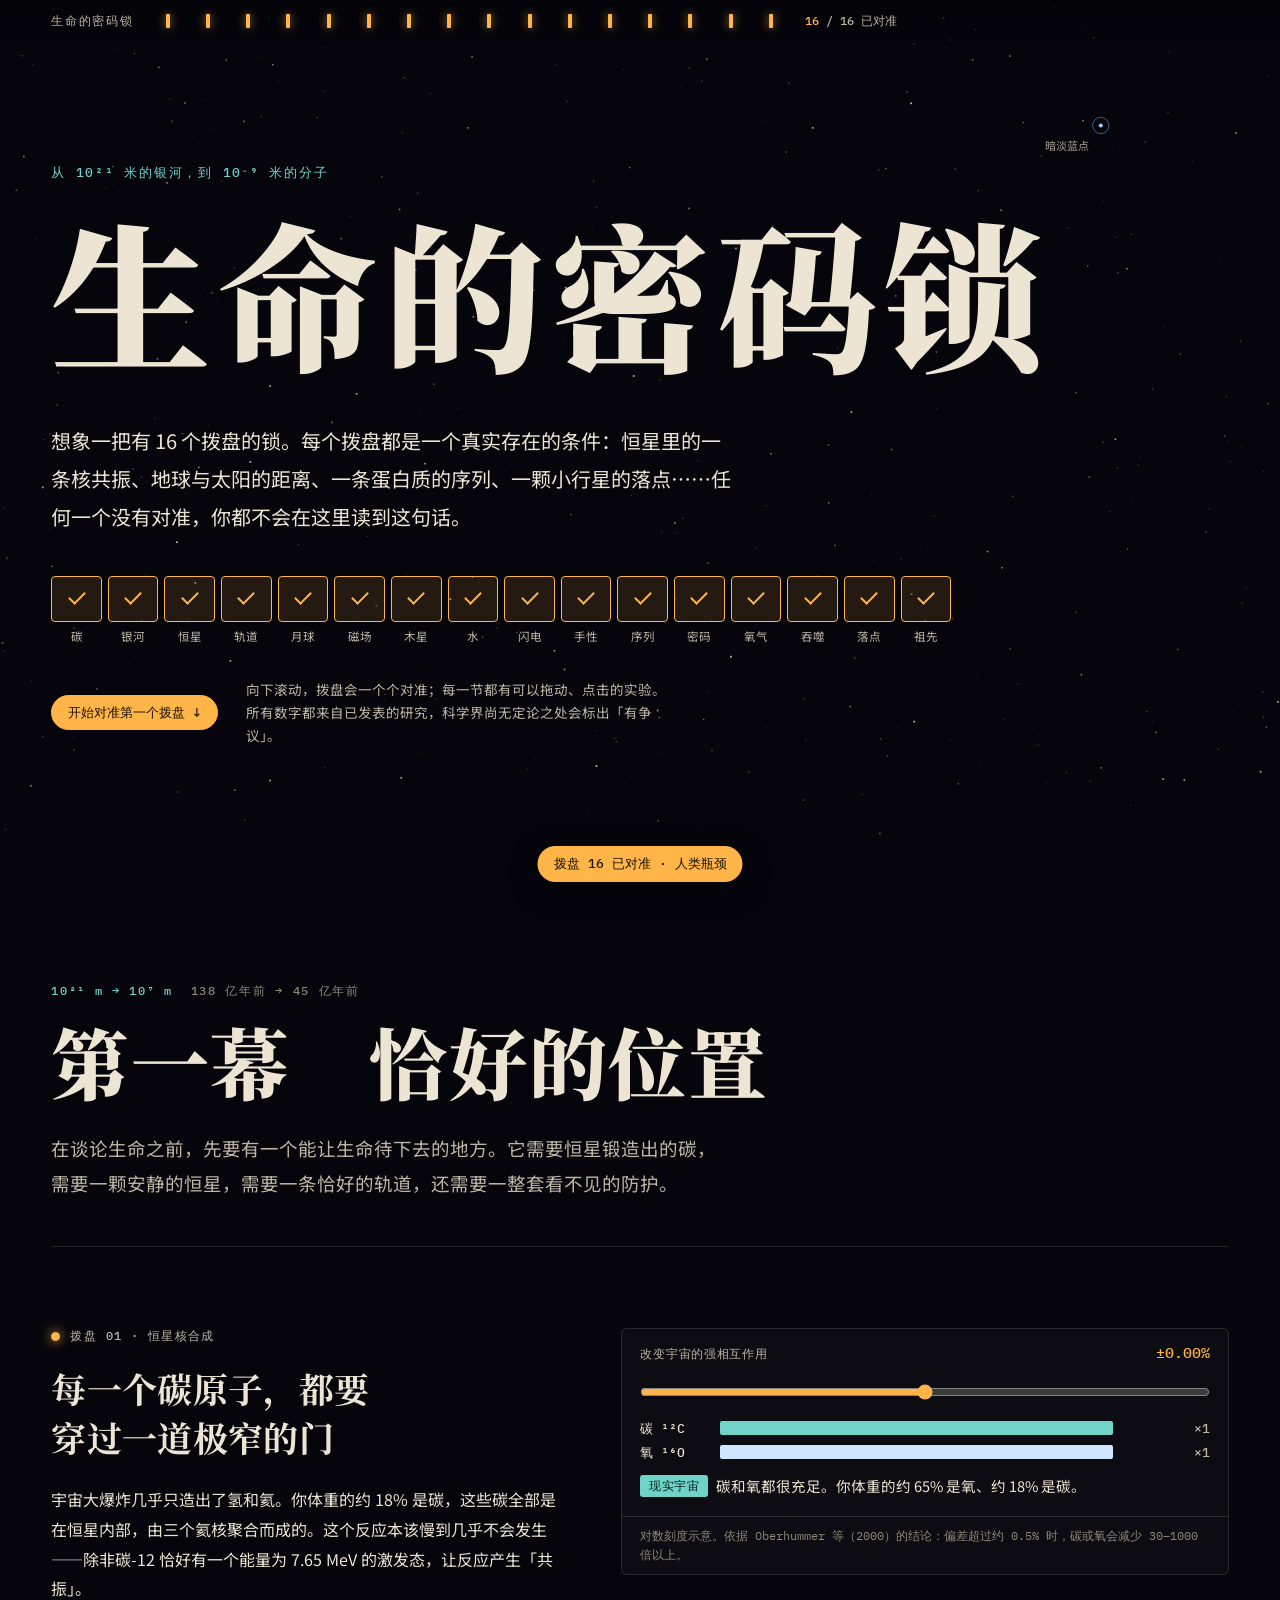
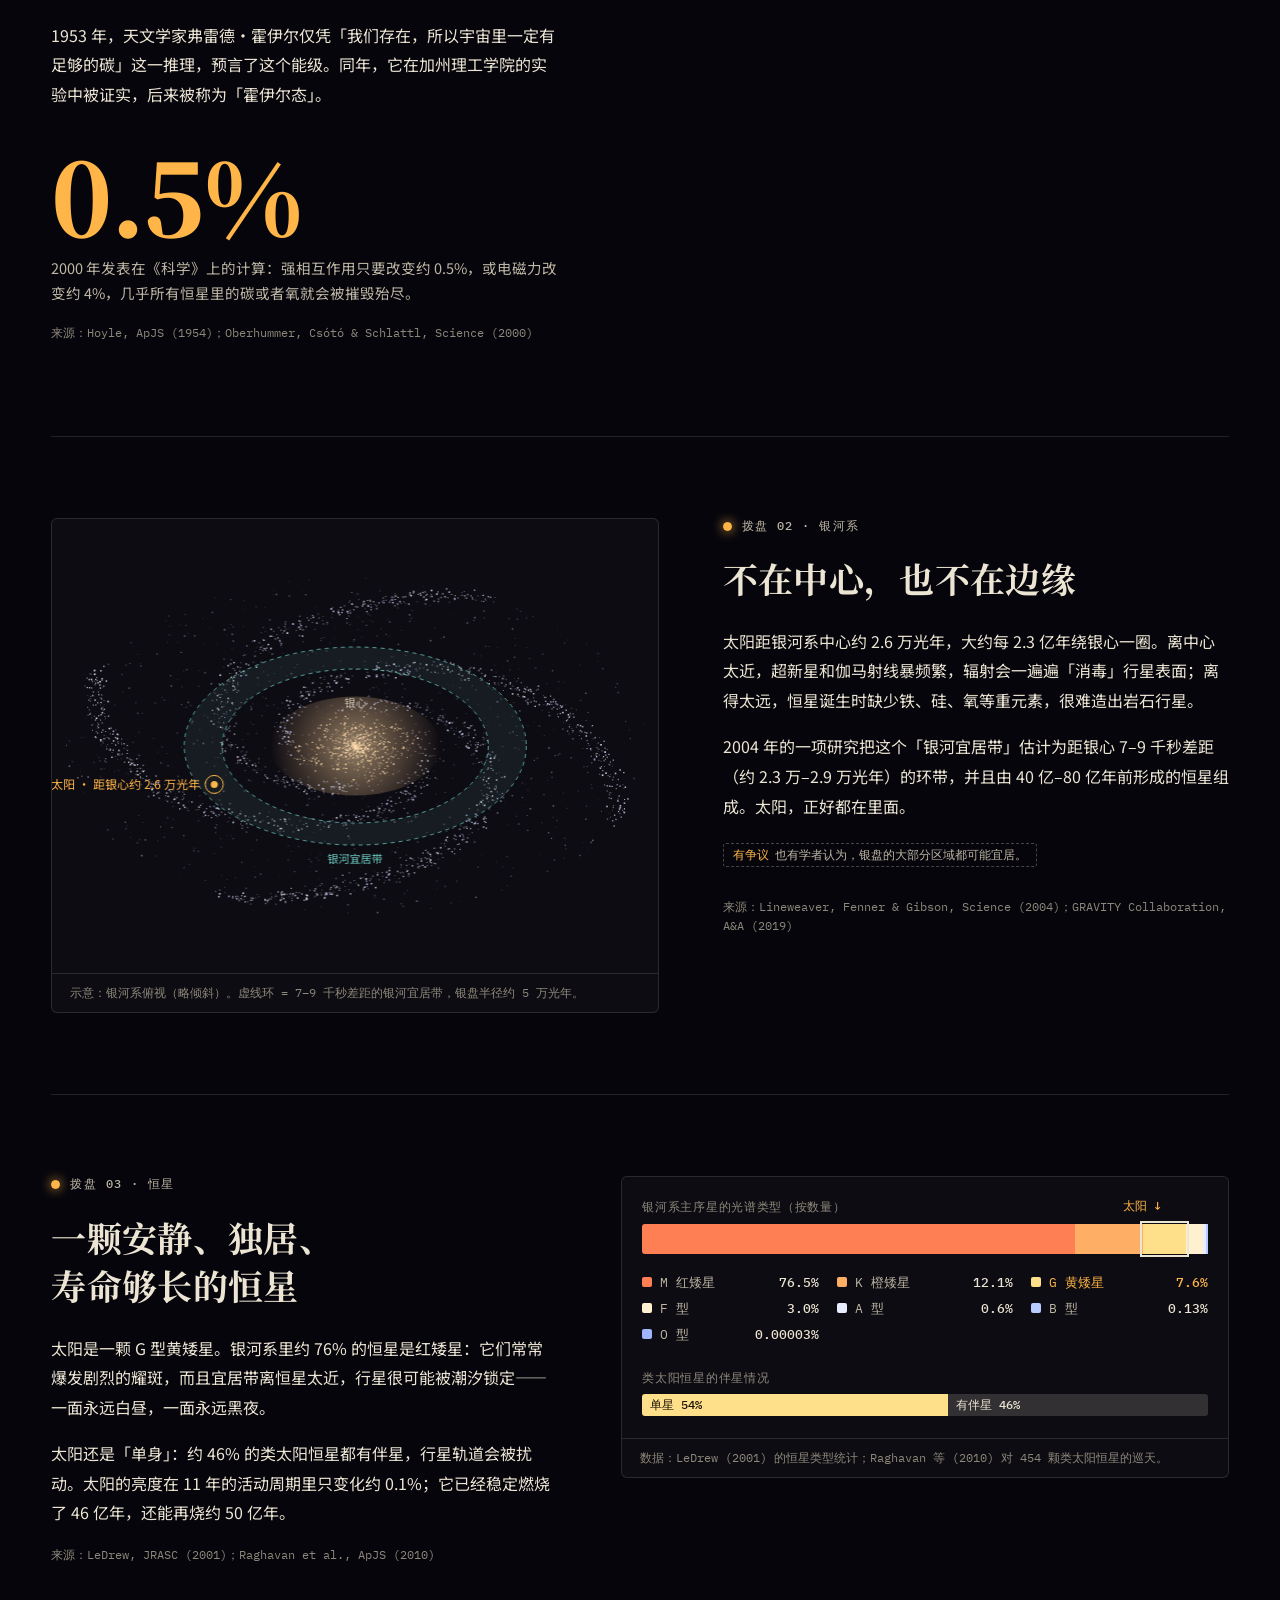
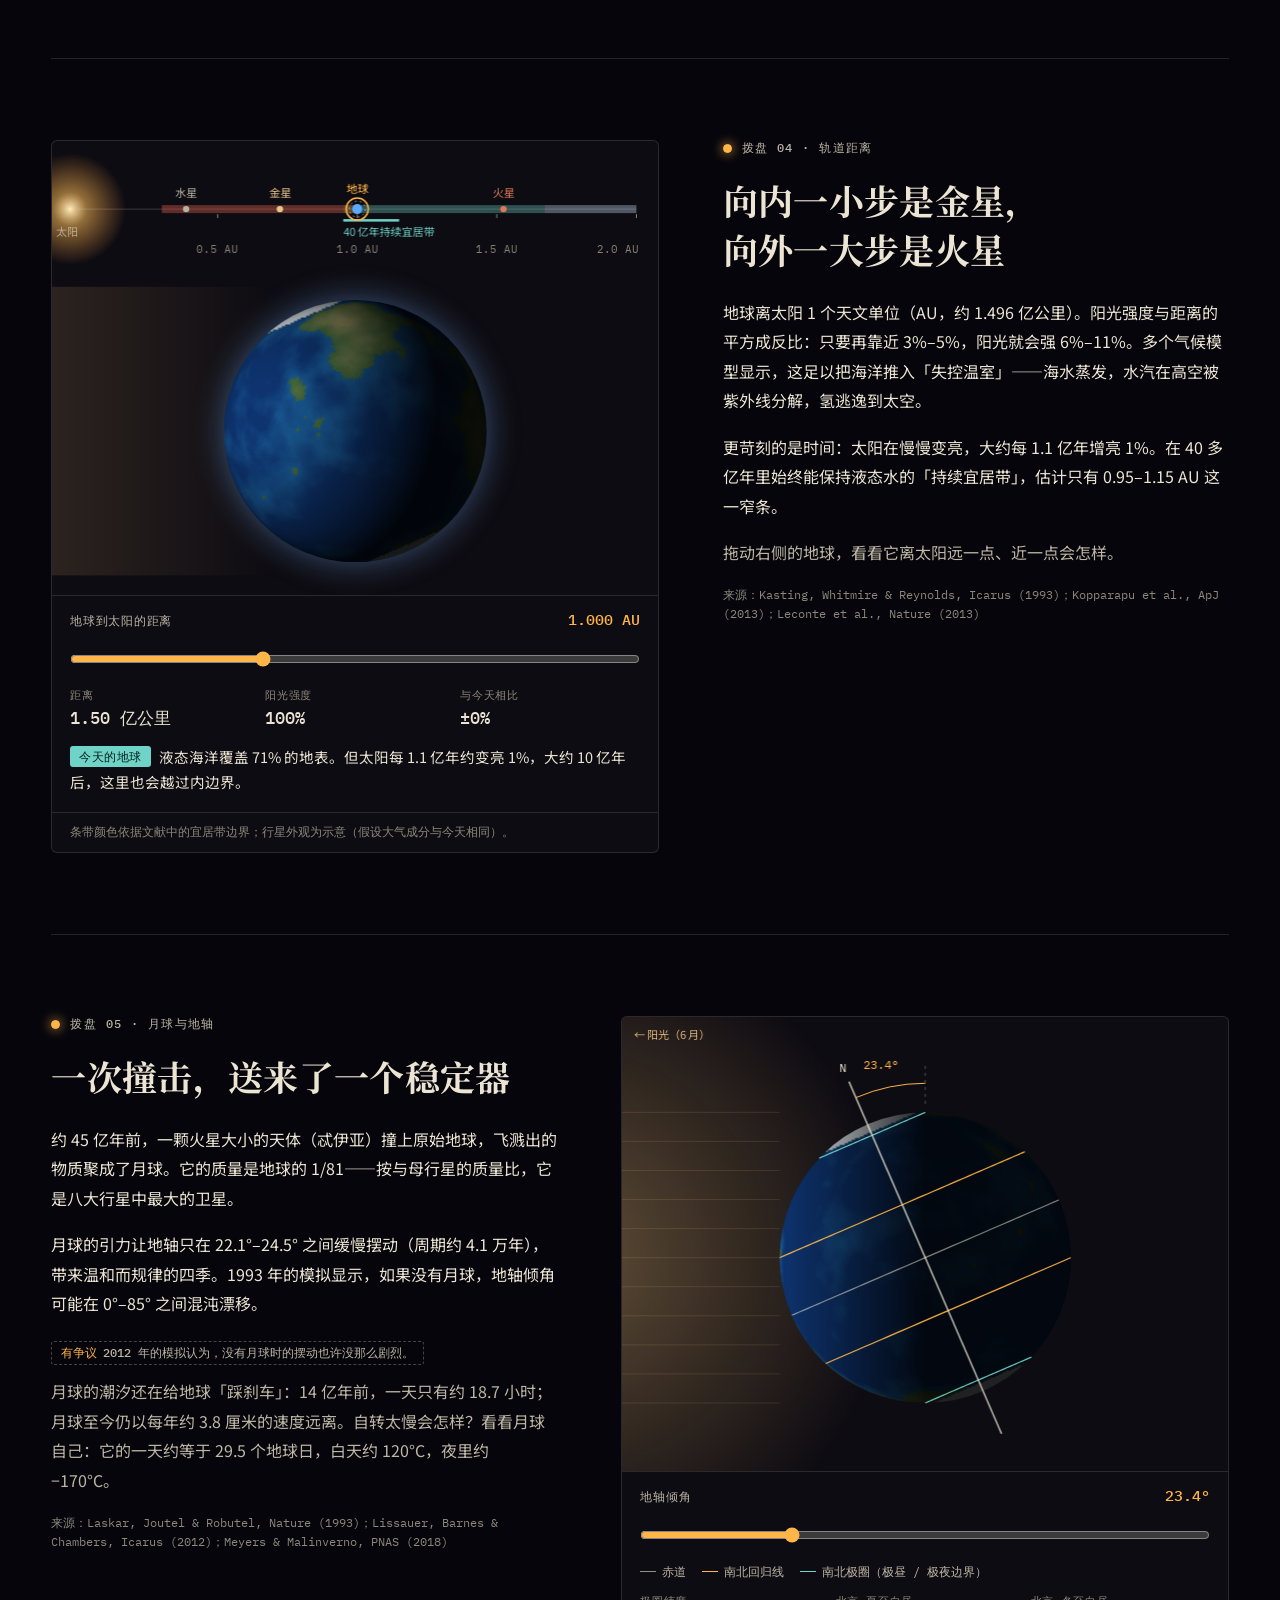
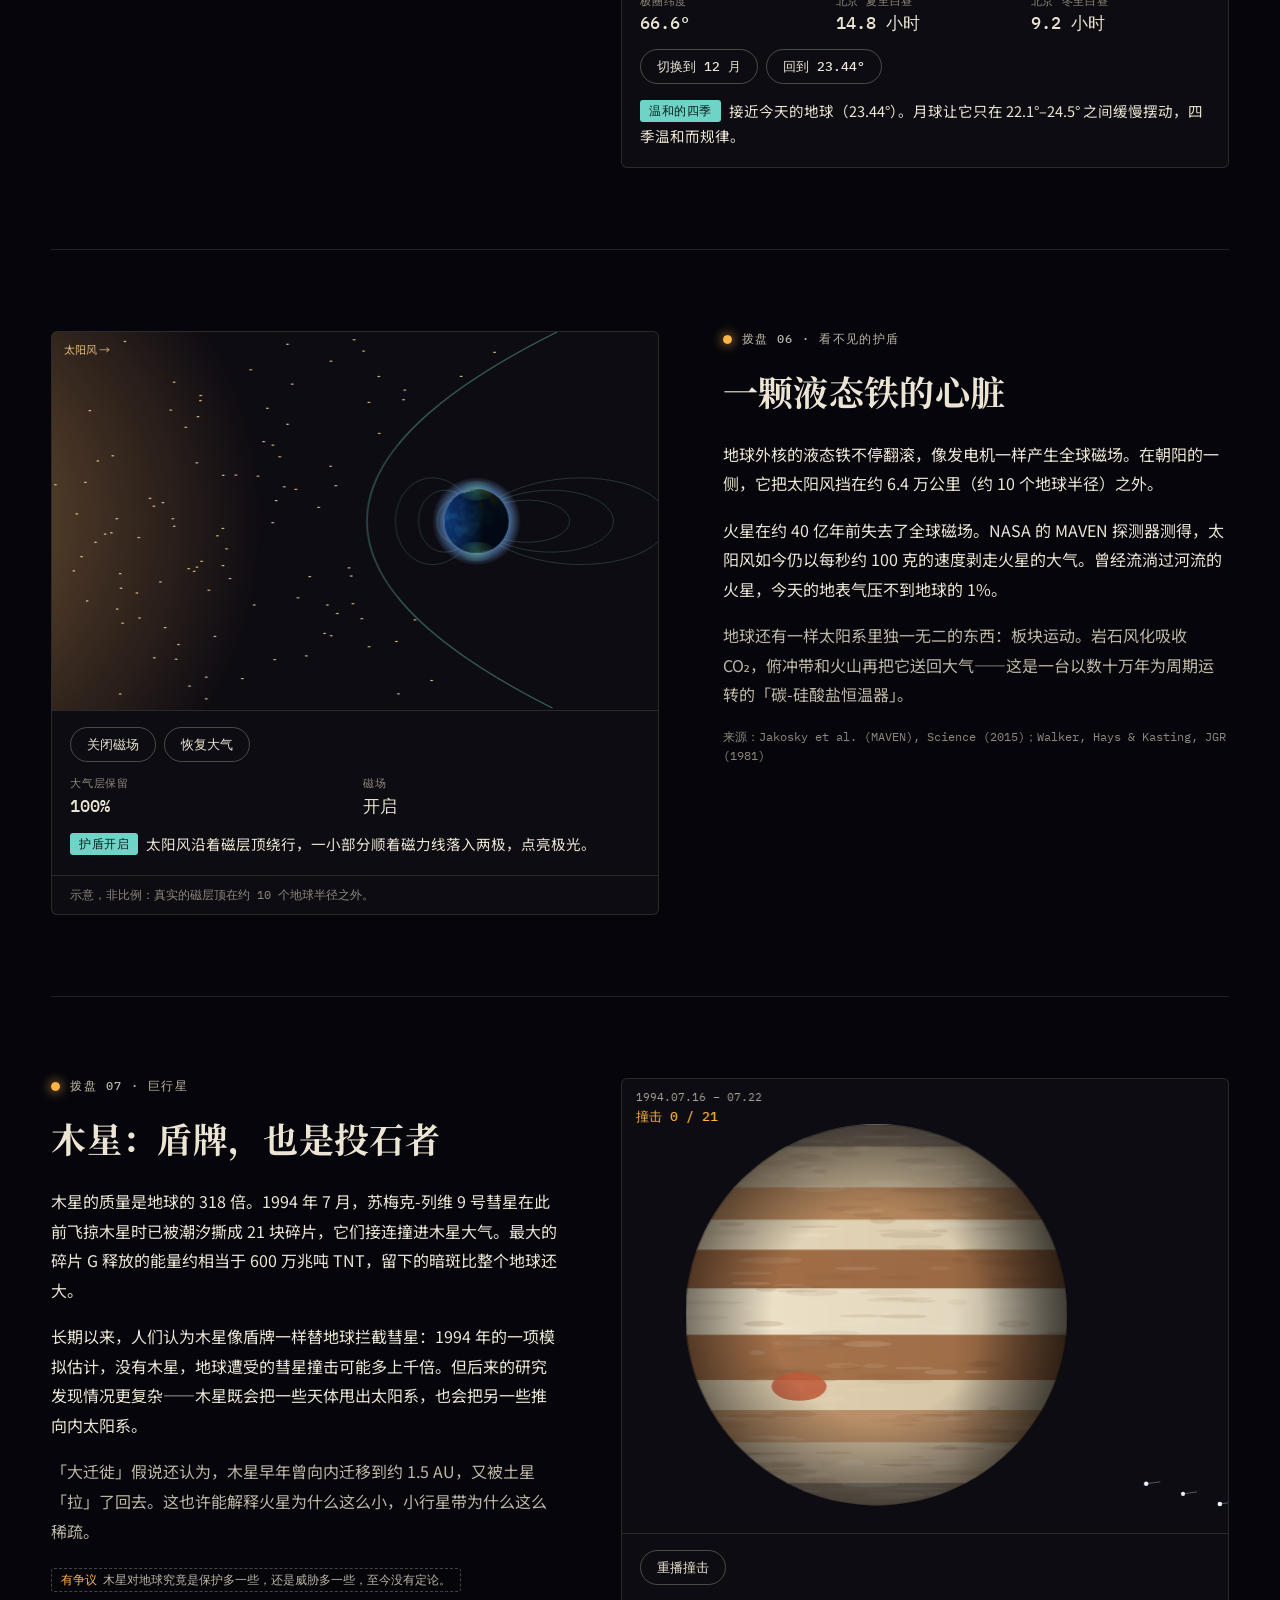
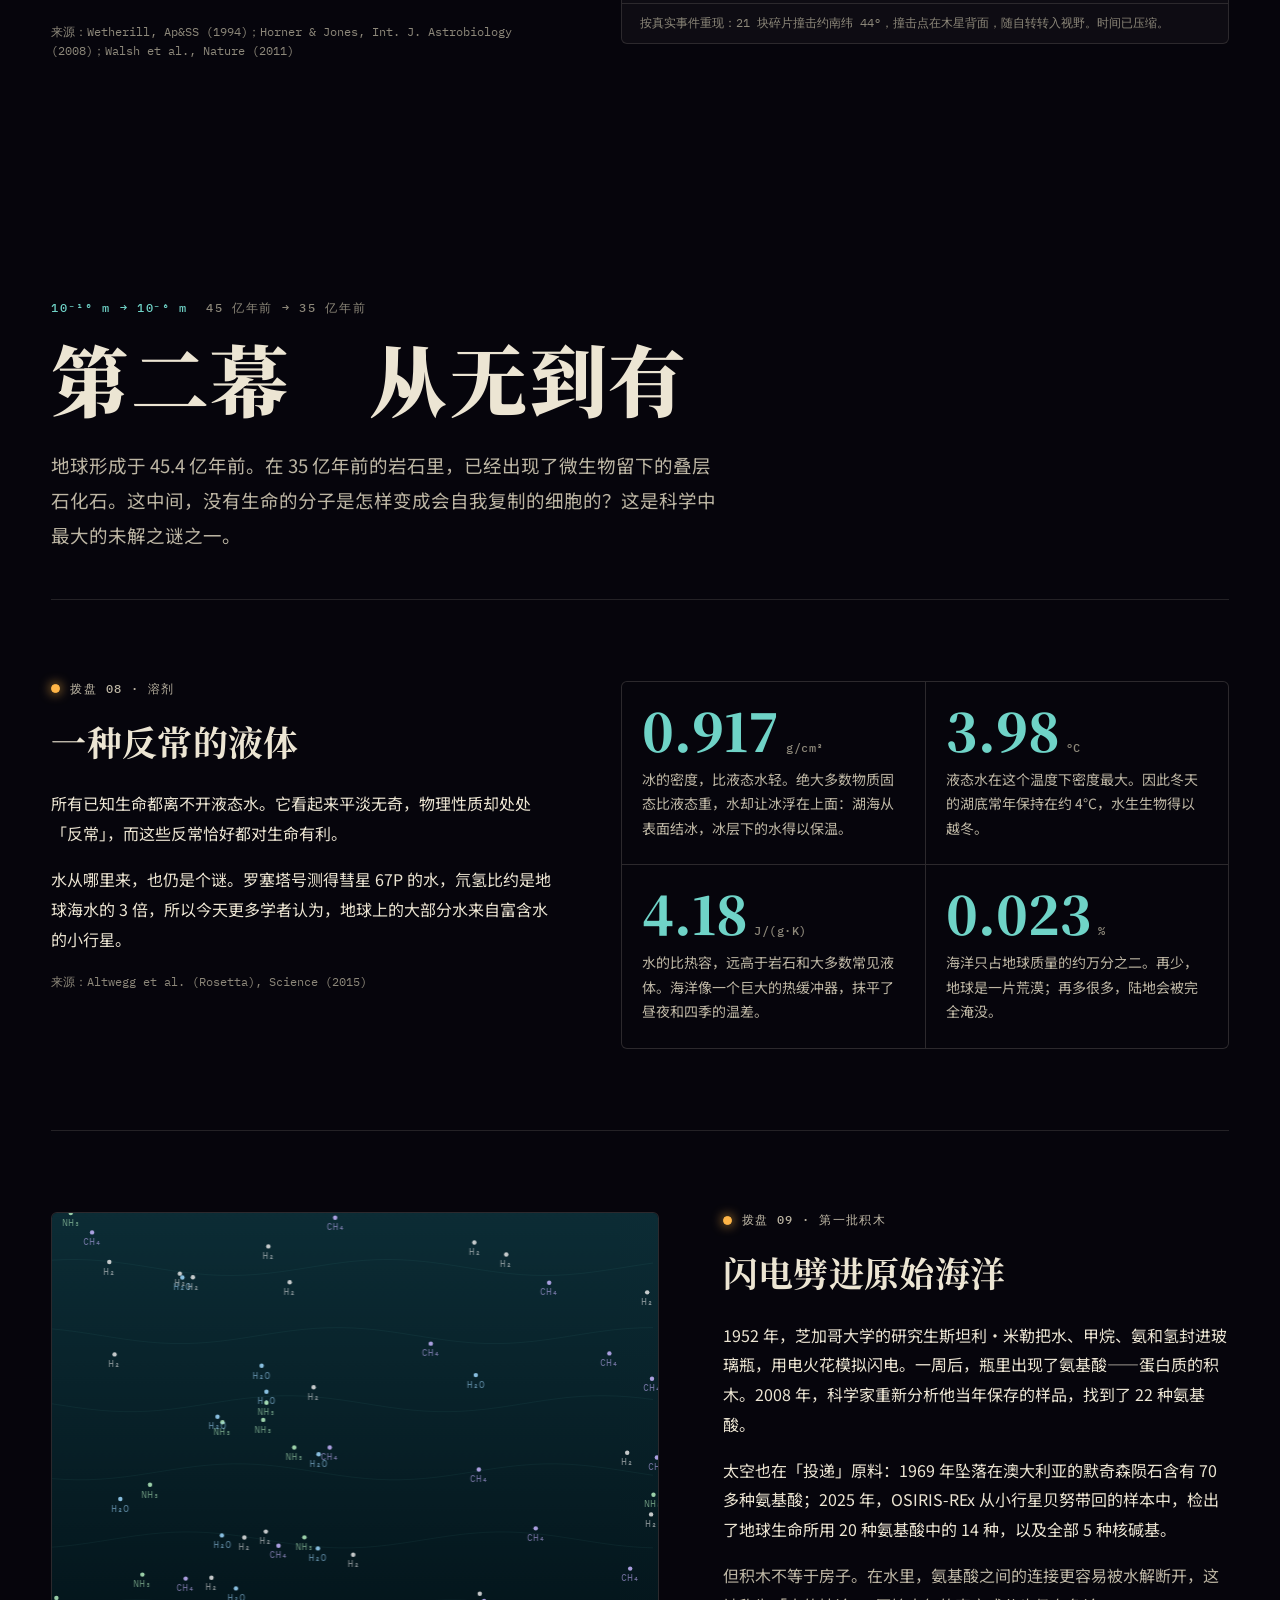
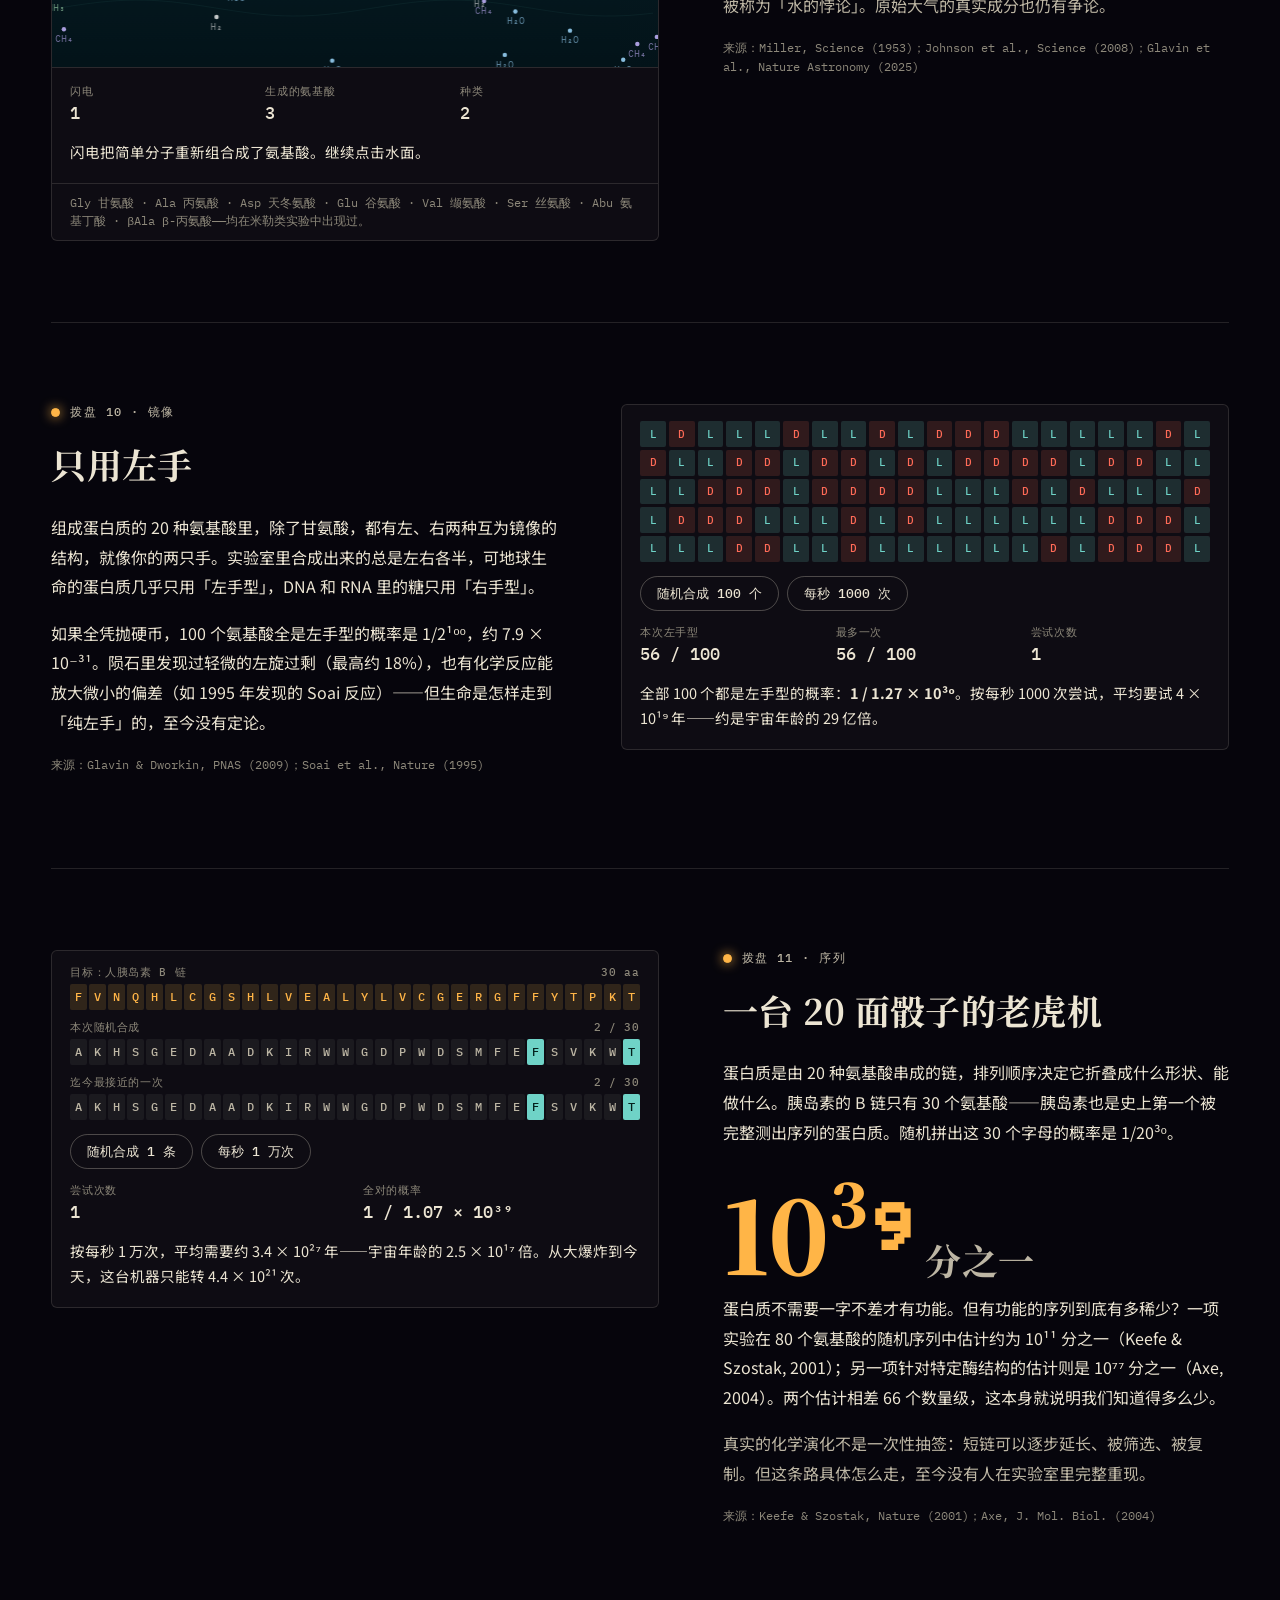
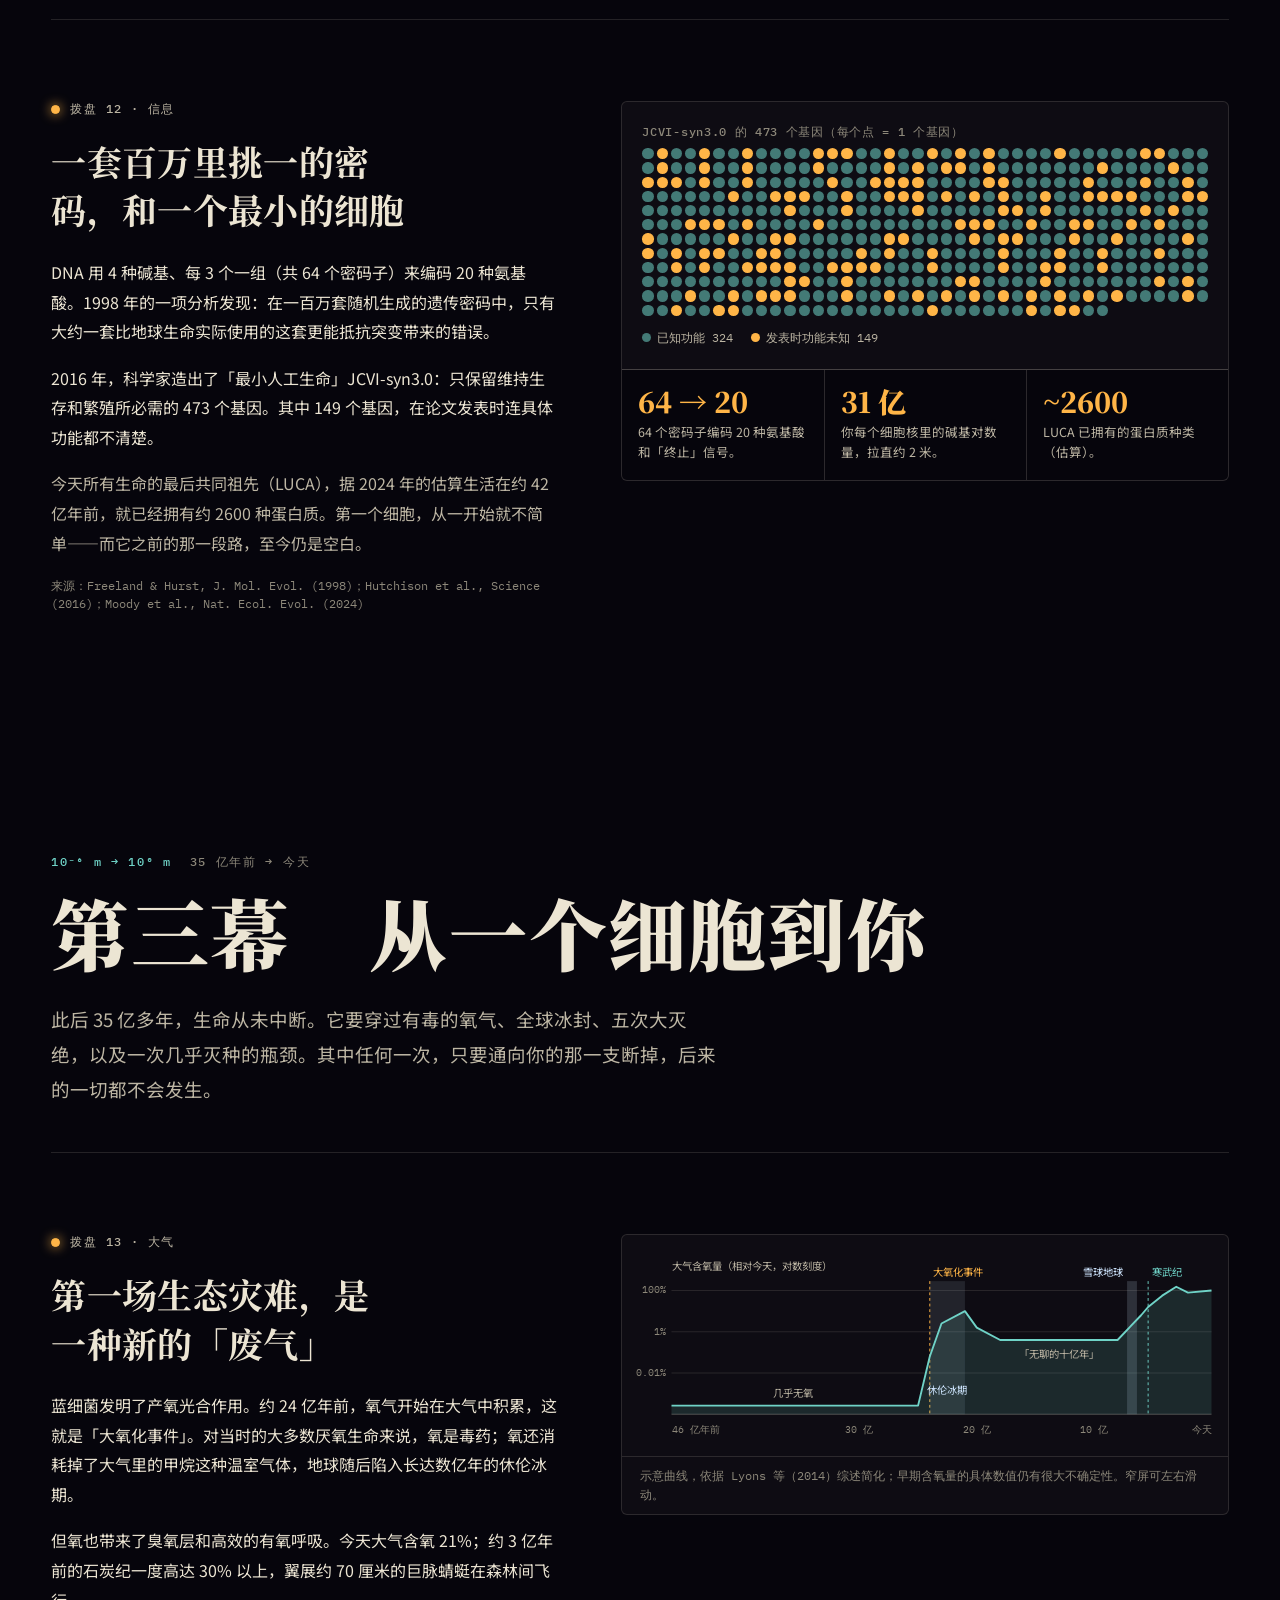
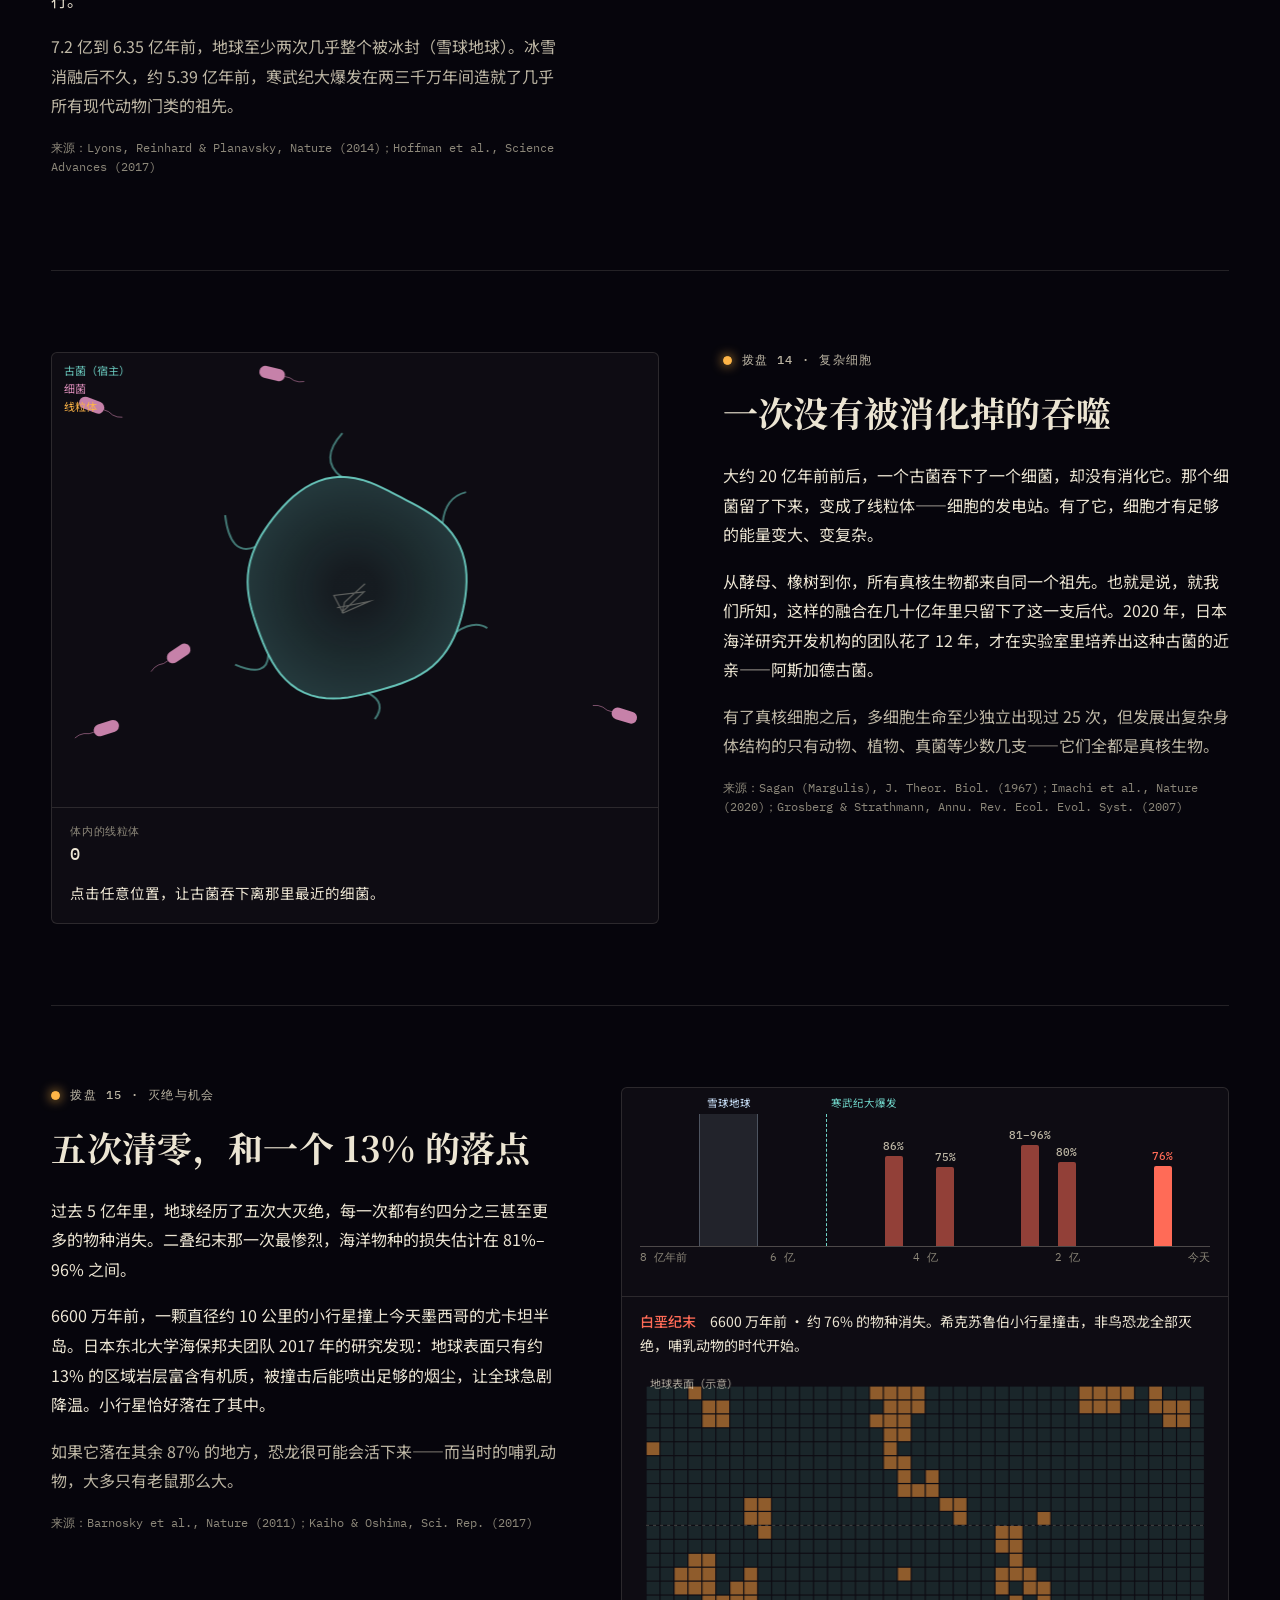
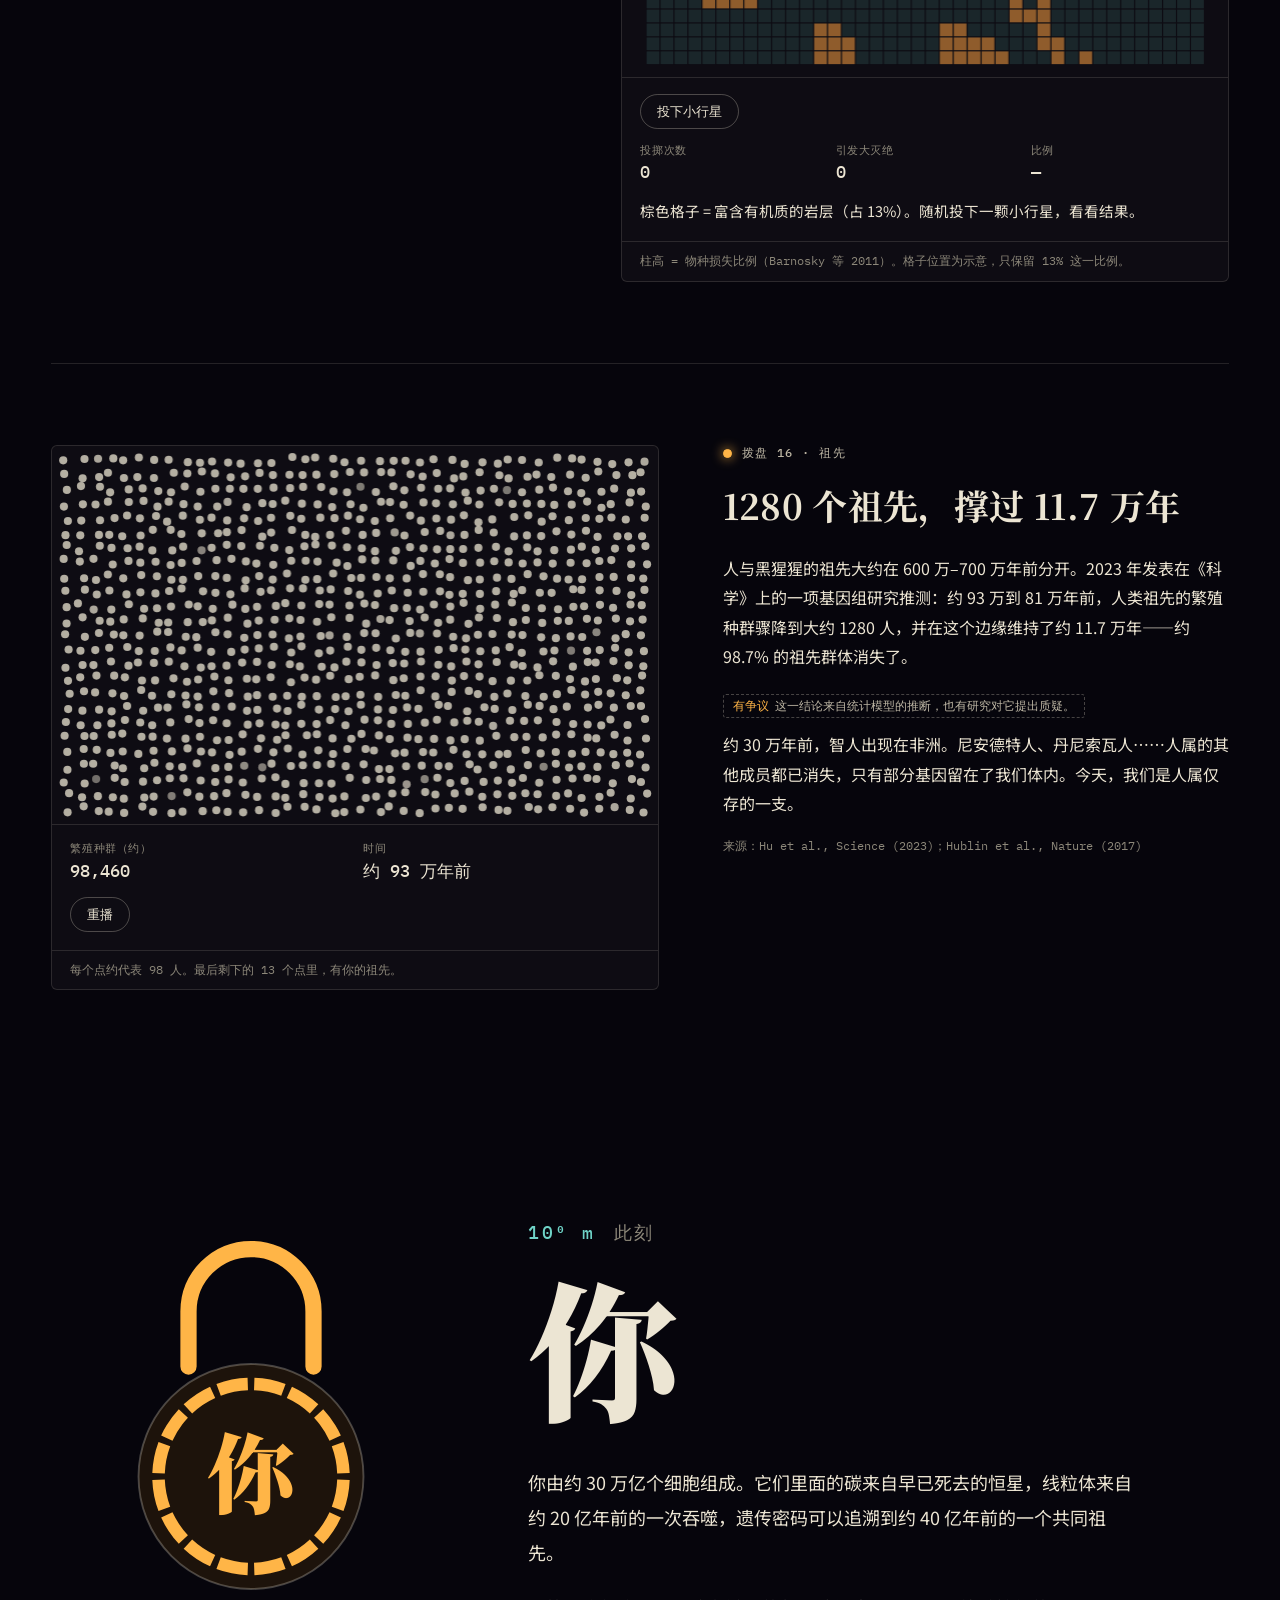
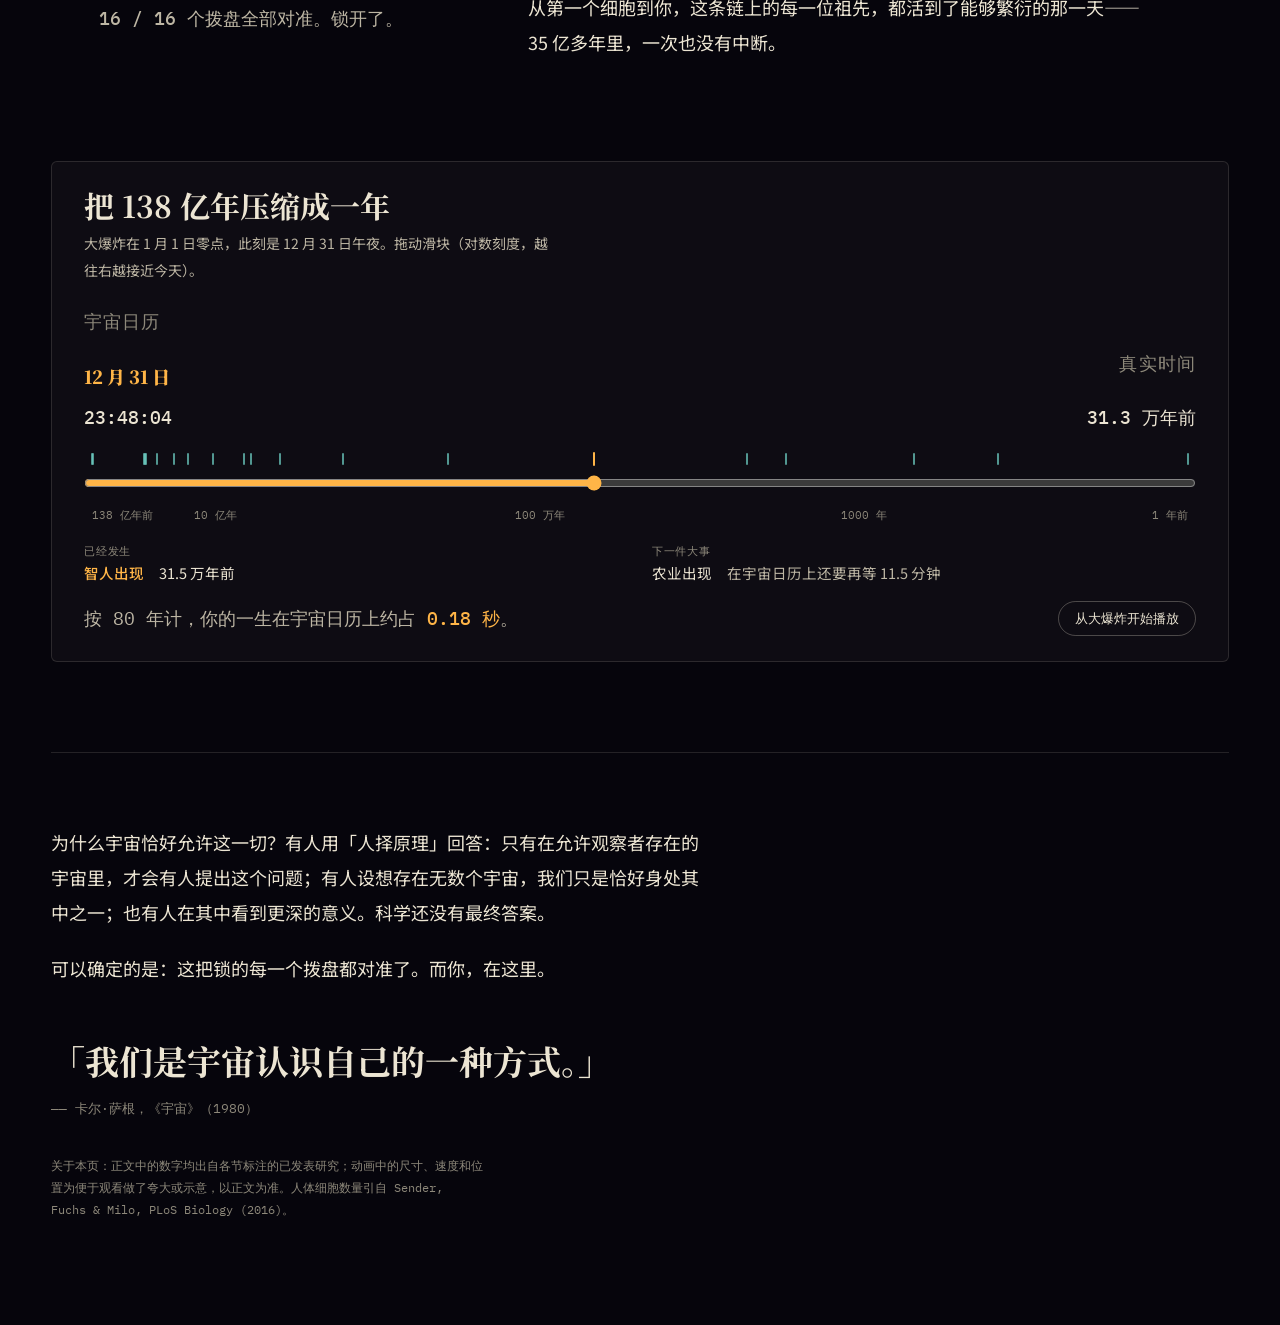
<file: life/index.html>
<!doctype html>
<html lang="zh-CN">
<head>
<meta charset="utf-8">
<meta name="viewport" content="width=device-width,initial-scale=1,viewport-fit=cover">
<title>生命的密码锁</title>
<meta name="description" content="从银河、太阳系到分子与细胞：以已发表的研究为依据，逐一拨开生命诞生所依赖的 16 个苛刻条件。">
<meta name="theme-color" content="#06050c">
<link rel="preconnect" href="https://fonts.googleapis.com">
<link rel="preconnect" href="https://fonts.gstatic.com" crossorigin>
<link rel="stylesheet" href="https://fonts.googleapis.com/css2?family=IBM+Plex+Mono:wght@400;500&family=Noto+Sans+SC:wght@400;500;700&family=Noto+Serif+SC:wght@700;900&display=swap">
<style>
:root{
  color-scheme:dark;
  --ground:#06050c;
  --ink:#ece5d3;
  --ink-2:#bdb6a4;
  --dim:#8d887a;
  --line:rgba(236,229,211,.13);
  --line-2:rgba(236,229,211,.28);
  --wash:rgba(236,229,211,.035);
  --amber:#ffb547;
  --amber-ink:#1c1206;
  --teal:#6fd3c7;
  --red:#ff6b57;
  --ice:#cfe6ff;
  --gutter:clamp(16px,4vw,56px);
  --f-display:"Noto Serif SC","Songti SC","STSong","SimSun",serif;
  --f-body:"Noto Sans SC","PingFang SC","Hiragino Sans GB","Microsoft YaHei",system-ui,sans-serif;
  --f-mono:"IBM Plex Mono",ui-monospace,"SFMono-Regular",Menlo,Consolas,monospace;
}
*{box-sizing:border-box}
html{background:var(--ground);transition:background-color 1.4s ease;scroll-behavior:smooth}
body{margin:0;padding-inline:var(--gutter);background:var(--ground);color:var(--ink);font:400 16px/1.85 var(--f-body);transition:background-color 1.4s ease;-webkit-font-smoothing:antialiased}
@media (prefers-reduced-motion:reduce){html{scroll-behavior:auto}}
a{color:inherit}
:focus-visible{outline:2px solid var(--amber);outline-offset:3px}
sub,sup{line-height:0}

/* ---------- HUD ---------- */
.hud{position:fixed;top:0;left:0;right:0;z-index:40;display:flex;align-items:center;gap:16px;padding:calc(env(safe-area-inset-top,0px) + 10px) var(--gutter) 14px;background:linear-gradient(to bottom,rgba(4,4,9,.86),rgba(4,4,9,.55) 60%,rgba(4,4,9,0));pointer-events:none}
.hud>*{pointer-events:auto}
.hud-name{font:500 12px/1 var(--f-mono);letter-spacing:.14em;color:var(--ink-2);white-space:nowrap;text-decoration:none}
.notches{display:flex;gap:3px;flex:1;min-width:0;max-width:640px}
.notch{flex:1;height:22px;border:0;background:transparent;padding:0;position:relative;cursor:pointer}
.notch::before{content:"";position:absolute;left:50%;top:4px;bottom:4px;width:2px;transform:translateX(-50%);background:var(--line-2);border-radius:1px;transition:background .4s,width .4s,box-shadow .4s}
.notch.on::before{background:var(--amber);width:4px;box-shadow:0 0 10px rgba(255,181,71,.7)}
.notch:hover::before{background:var(--ink-2)}
.notch.on:hover::before{background:#ffd08a}
.hud-count{font:500 12px/1 var(--f-mono);color:var(--ink-2);font-variant-numeric:tabular-nums;white-space:nowrap}
.hud-count b{color:var(--amber);font-weight:500}
@media (max-width:560px){.hud-name{display:none}}

.toast{position:fixed;left:50%;bottom:calc(env(safe-area-inset-bottom,0px) + 18px);z-index:45;transform:translate(-50%,16px);opacity:0;pointer-events:none;font:500 13px/1.4 var(--f-mono);color:var(--amber-ink);background:var(--amber);padding:9px 16px;border-radius:999px;box-shadow:0 8px 30px rgba(0,0,0,.45);transition:opacity .35s,transform .35s;white-space:nowrap;max-width:calc(100vw - 32px);overflow:hidden;text-overflow:ellipsis}
.toast.show{opacity:1;transform:translate(-50%,0)}

/* ---------- Hero ---------- */
.hero{position:relative;padding-block:clamp(120px,18vh,180px) clamp(64px,10vh,110px);max-width:1200px;margin:0 auto}
.hero canvas{position:absolute;top:0;bottom:0;left:calc(50% - 50vw);width:100vw;height:100%;z-index:0;pointer-events:none}
.hero-in{position:relative;z-index:1}
.eyebrow{font:500 12.5px/1.6 var(--f-mono);letter-spacing:.14em;color:var(--teal);margin:0}
.hero h1{font:900 clamp(52px,12.5vw,164px)/1 var(--f-display);letter-spacing:.04em;margin:.18em 0 .32em;text-wrap:balance}
.hero-lede{max-width:34em;font-size:clamp(16.5px,1.9vw,20px);line-height:1.9;margin:0;color:var(--ink)}
.tumblers{display:grid;grid-template-columns:repeat(16,minmax(0,1fr));gap:6px;max-width:900px;margin:40px 0 34px}
@media (max-width:760px){.tumblers{grid-template-columns:repeat(8,minmax(0,1fr));row-gap:12px}}
.tum{display:block;text-decoration:none;min-width:0}
.tum-box{display:block;height:46px;border:1px solid var(--line-2);border-radius:4px;overflow:hidden;position:relative;background:var(--wash);transition:border-color .5s,background .5s;-webkit-mask-image:linear-gradient(transparent,#000 22%,#000 78%,transparent);mask-image:linear-gradient(transparent,#000 22%,#000 78%,transparent)}
.strip{position:absolute;left:0;right:0;top:0;display:flex;flex-direction:column;align-items:center;font:500 17px/46px var(--f-mono);color:var(--ink-2);animation:roll var(--dur,1.4s) steps(10) infinite;transition:opacity .4s}
@keyframes roll{to{transform:translateY(-460px)}}
.tum.on .tum-box{border-color:var(--amber);background:rgba(255,181,71,.12);-webkit-mask-image:none;mask-image:none}
.tum.on .strip{opacity:0}
.tum.on .tum-box::after{content:"";position:absolute;left:50%;top:44%;width:7px;height:14px;border:solid var(--amber);border-width:0 2.5px 2.5px 0;transform:translate(-50%,-50%) rotate(45deg)}
.tum-lab{display:block;font:400 11.5px/1.3 var(--f-body);color:var(--dim);text-align:center;margin-top:7px;white-space:nowrap;overflow:hidden;text-overflow:ellipsis}
.tum.on .tum-lab{color:var(--ink-2)}
@media (prefers-reduced-motion:reduce){.strip{animation:none}}
.hero-foot{display:flex;flex-wrap:wrap;align-items:center;gap:14px 28px}
.honest{font-size:13.5px;line-height:1.7;color:var(--ink-2);max-width:32em;margin:0}

/* ---------- Buttons & controls ---------- */
.btn{display:inline-flex;align-items:center;gap:8px;font:500 13px/1 var(--f-mono);color:var(--ink);background:transparent;border:1px solid var(--line-2);border-radius:999px;padding:10px 16px;cursor:pointer;text-decoration:none;transition:border-color .2s,background .2s,color .2s;white-space:nowrap}
.btn:hover{border-color:var(--amber)}
.btn.solid{background:var(--amber);border-color:var(--amber);color:var(--amber-ink)}
.btn.solid:hover{background:#ffc86e}
.btn[aria-pressed="true"]{background:var(--amber);border-color:var(--amber);color:var(--amber-ink)}
input[type=range]{width:100%;margin:0;accent-color:var(--amber);height:30px;cursor:pointer;background:transparent}
.ctrl{display:flex;justify-content:space-between;align-items:baseline;gap:12px}
.ctrl label{font:500 12px/1.4 var(--f-mono);letter-spacing:.06em;color:var(--ink-2)}
.ctrl output{font:500 15px/1 var(--f-mono);color:var(--amber);font-variant-numeric:tabular-nums}
.btns{display:flex;flex-wrap:wrap;gap:8px}
.readouts{display:grid;grid-template-columns:repeat(auto-fit,minmax(118px,1fr));gap:12px 16px}
.ro{font:400 11px/1.4 var(--f-mono);color:var(--dim);letter-spacing:.06em;margin:0}
.ro b{display:block;font:500 17px/1.35 var(--f-mono);color:var(--ink);letter-spacing:0;font-variant-numeric:tabular-nums;margin-top:3px}
.verdict{margin:0;font-size:14.5px;line-height:1.75;color:var(--ink)}
.chip{display:inline-block;font:500 11.5px/1 var(--f-mono);letter-spacing:.04em;padding:5px 9px;border-radius:3px;margin-right:8px;vertical-align:2px;background:var(--teal);color:#04201c;white-space:nowrap}
.chip.warn{background:var(--amber);color:var(--amber-ink)}
.chip.bad{background:var(--red);color:#2a0803}
.chip.cold{background:var(--ice);color:#0b2036}
.chip.ok2{background:rgba(111,211,199,.3);color:var(--ink)}

/* ---------- Acts & dials ---------- */
.act-head{max-width:1200px;margin:0 auto;padding-block:clamp(96px,16vh,180px) clamp(28px,5vh,56px)}
.scale{font:500 12px/1.6 var(--f-mono);letter-spacing:.14em;color:var(--teal);margin:0;display:flex;flex-wrap:wrap;gap:4px 18px}
.scale span+span{color:var(--dim)}
.act-head h2{font:900 clamp(38px,6.4vw,78px)/1.12 var(--f-display);margin:.22em 0 .34em;letter-spacing:.02em;text-wrap:balance}
.act-head .lede{max-width:36em;font-size:clamp(16px,1.6vw,18.5px);line-height:1.9;color:var(--ink-2);margin:0}
.dial{max-width:1200px;margin:0 auto;display:grid;grid-template-columns:minmax(0,5fr) minmax(0,6fr);gap:clamp(28px,5vw,76px);align-items:start;padding-block:clamp(56px,9vh,104px);border-top:1px solid var(--line)}
.dial.flip{grid-template-columns:minmax(0,6fr) minmax(0,5fr)}
.dial.flip .dial-text{order:2}
.dial-text{max-width:34em}
.kicker{font:500 12px/1.4 var(--f-mono);letter-spacing:.12em;color:var(--ink-2);display:flex;align-items:center;gap:10px;margin:0}
.kicker i{width:9px;height:9px;border-radius:50%;border:1px solid var(--line-2);flex:none;transition:background .5s,border-color .5s,box-shadow .5s}
.dial.on .kicker i{background:var(--amber);border-color:var(--amber);box-shadow:0 0 12px var(--amber)}
.dial h3{font:700 clamp(25px,3vw,35px)/1.38 var(--f-display);margin:.55em 0 .7em;text-wrap:balance;letter-spacing:.01em}
.dial-text p{margin:0 0 1.05em}
.dial-text p.more{color:var(--ink-2)}
.big{font:900 clamp(58px,8vw,100px)/1 var(--f-display);color:var(--amber);letter-spacing:-.01em;margin:.35em 0 .12em!important;font-variant-numeric:lining-nums}
.big small{font-size:.36em;font-weight:700;letter-spacing:.02em;margin-left:.2em;color:var(--ink-2)}
.big-cap{font-size:14.5px;line-height:1.7;color:var(--ink-2)}
.debate{display:inline-block;font:500 11.5px/1.6 var(--f-mono);color:var(--ink-2);border:1px dashed var(--line-2);border-radius:3px;padding:2px 9px;margin:0 0 1.1em}
.debate b{color:var(--amber);font-weight:500;margin-right:6px}
.src{font:400 11.5px/1.65 var(--f-mono);color:var(--dim);margin-top:1.6em!important}
.stage{margin:0;border:1px solid var(--line);border-radius:6px;background:var(--wash);overflow:hidden;position:sticky;top:calc(env(safe-area-inset-top,0px) + 70px)}
.stage canvas{display:block;width:100%;height:auto;touch-action:pan-y}
.stage-ui{padding:16px 18px 18px;display:grid;gap:14px;border-top:1px solid var(--line)}
.stage-cap{margin:0;font:400 11.5px/1.6 var(--f-mono);color:var(--dim);padding:10px 18px;border-top:1px solid var(--line)}
.stage-pad{padding:22px 20px}
@media (max-width:880px){
  .dial,.dial.flip{grid-template-columns:1fr}
  .dial.flip .dial-text{order:0}
  .stage{position:relative;top:auto}
  body{font-size:15.5px}
}
.ar-43{aspect-ratio:4/3}
.ar-1610{aspect-ratio:16/10}
.ar-21{aspect-ratio:2/1}
@media (max-width:560px){.ar-m1{aspect-ratio:1/1}.ar-m43{aspect-ratio:4/3}}

/* Hoyle bars */
.bars{display:grid;gap:10px}
.bar{display:grid;grid-template-columns:5.2em minmax(0,1fr) 6.5em;align-items:center;gap:12px;font:500 13px/1 var(--f-mono)}
.bar-name{color:var(--ink)}
.bar-track{height:14px;background:rgba(236,229,211,.08);border-radius:2px;overflow:hidden}
.bar-fill{height:100%;width:100%;background:var(--teal);transition:width .25s}
.bar-fill.o{background:var(--ice)}
.bar-val{text-align:right;color:var(--ink-2);font-variant-numeric:tabular-nums}

/* star types */
.sbar-lab{font:500 11.5px/1.4 var(--f-mono);color:var(--dim);letter-spacing:.06em;margin:0 0 8px}
.sbar{display:flex;height:30px;border-radius:3px;overflow:visible;position:relative}
.sbar span{height:100%;display:block}
.sbar span:first-child{border-radius:3px 0 0 3px}
.sbar span:last-child{border-radius:0 3px 3px 0}
.sbar .g{outline:2px solid var(--ink);outline-offset:1px;position:relative;z-index:1}
.sun-mark{position:absolute;top:-24px;font:500 11.5px/1 var(--f-mono);color:var(--amber);white-space:nowrap;transform:translateX(-100%);padding-right:4px}
.legend{list-style:none;margin:18px 0 0;padding:0;display:grid;grid-template-columns:repeat(auto-fit,minmax(150px,1fr));gap:6px 18px;font:400 12.5px/1.6 var(--f-mono);color:var(--ink-2)}
.legend li{display:flex;align-items:center;gap:8px;font-variant-numeric:tabular-nums}
.legend i{width:10px;height:10px;border-radius:2px;flex:none}
.legend b{font-weight:500;color:var(--ink);margin-left:auto}
.legend li.g{color:var(--amber)}
.legend li.g b{color:var(--amber)}
.split{display:flex;height:22px;border-radius:3px;overflow:hidden;font:500 11.5px/22px var(--f-mono)}
.split span{padding-left:8px;white-space:nowrap;overflow:hidden}

/* legend for tilt */
.keyline{display:flex;flex-wrap:wrap;gap:6px 16px;font:400 11.5px/1.4 var(--f-mono);color:var(--ink-2)}
.keyline span{display:inline-flex;align-items:center;gap:6px}
.keyline i{width:16px;height:0;border-top:1.5px solid}

/* water */
.wgrid{display:grid;grid-template-columns:repeat(2,minmax(0,1fr));gap:1px;background:var(--line)}
.wgrid div{background:var(--ground);padding:22px 20px 24px;transition:background-color 1.4s ease}
.wgrid .num{font:900 clamp(34px,4.4vw,52px)/1 var(--f-display);color:var(--teal);margin:0}
.wgrid .num small{font:500 12px/1 var(--f-mono);color:var(--dim);margin-left:6px;letter-spacing:.04em}
.wgrid p{margin:.8em 0 0;font-size:14px;line-height:1.75;color:var(--ink-2)}
@media (max-width:560px){.wgrid{grid-template-columns:1fr}}

/* chirality */
.chi{display:grid;grid-template-columns:repeat(20,minmax(0,1fr));gap:3px;font:500 11px/1 var(--f-mono)}
.chi span{aspect-ratio:1/1;display:grid;place-items:center;border-radius:2px;background:rgba(111,211,199,.16);color:var(--teal)}
.chi span.d{background:rgba(255,107,87,.14);color:var(--red)}
@media (max-width:560px){.chi{grid-template-columns:repeat(10,minmax(0,1fr));font-size:12px}}

/* protein */
.seqblock{display:grid;gap:12px}
.seq-lab{font:500 11px/1 var(--f-mono);color:var(--dim);letter-spacing:.06em;margin:0 0 6px;display:flex;justify-content:space-between;gap:8px}
.seq{display:grid;grid-template-columns:repeat(30,minmax(0,1fr));gap:2px;font:500 12px/1 var(--f-mono)}
.seq span{display:grid;place-items:center;height:26px;border-radius:2px;background:rgba(236,229,211,.06);color:var(--ink-2)}
.seq.tgt span{background:rgba(255,181,71,.14);color:var(--amber)}
.seq span.hit{background:var(--teal);color:#04201c}
@media (max-width:560px){.seq{grid-template-columns:repeat(15,minmax(0,1fr))}.seq span{height:24px}}

/* genes */
.genes{display:grid;grid-template-columns:repeat(auto-fill,minmax(11px,1fr));gap:3px}
.genes span{aspect-ratio:1/1;border-radius:50%;background:rgba(111,211,199,.55);transition:transform .3s}
.genes span.u{background:var(--amber)}
.genes-key{display:flex;flex-wrap:wrap;gap:6px 18px;font:400 12px/1.4 var(--f-mono);color:var(--ink-2);margin-top:14px}
.genes-key i{display:inline-block;width:9px;height:9px;border-radius:50%;margin-right:6px;vertical-align:0}
.facts3{display:grid;grid-template-columns:repeat(3,minmax(0,1fr));gap:1px;background:var(--line);border-top:1px solid var(--line)}
.facts3 div{background:var(--ground);padding:16px 16px 18px;transition:background-color 1.4s ease}
.facts3 .n{font:900 28px/1.1 var(--f-display);color:var(--amber);margin:0}
.facts3 p{margin:.45em 0 0;font-size:12.5px;line-height:1.6;color:var(--ink-2)}
@media (max-width:560px){.facts3{grid-template-columns:1fr}}

/* svg & timeline */
.scrollx{overflow-x:auto;-webkit-overflow-scrolling:touch}
.svg-o2{display:block;width:100%;min-width:600px;height:auto}
.svg-o2 text{font-family:var(--f-body);font-size:11px;fill:var(--ink-2)}
.svg-o2 .mono{font-family:var(--f-mono);font-size:10.5px;fill:var(--dim)}
.svg-o2 .hi{fill:var(--amber)}
.tl{position:relative;height:200px;min-width:560px;margin:8px 18px 0}
.tl-axis{position:absolute;left:0;right:0;top:150px;height:1px;background:var(--line-2)}
.tl-tick{position:absolute;top:156px;font:400 10.5px/1 var(--f-mono);color:var(--dim);transform:translateX(-50%);white-space:nowrap}
.tl-tick:first-of-type{transform:none}
.tl-tick.end{transform:translateX(-100%)}
.tl-band{position:absolute;top:18px;height:132px;background:rgba(207,230,255,.1);border-inline:1px solid rgba(207,230,255,.25)}
.tl-band em{position:absolute;top:-16px;left:50%;transform:translateX(-50%);font:normal 400 10.5px/1 var(--f-body);color:var(--ice);white-space:nowrap}
.tl-line{position:absolute;top:18px;height:132px;border-left:1px dashed var(--teal)}
.tl-line em{position:absolute;top:-16px;left:4px;font:normal 400 10.5px/1 var(--f-body);color:var(--teal);white-space:nowrap}
.tl-bar{position:absolute;bottom:50px;width:18px;transform:translateX(-50%);background:rgba(255,107,87,.55);border:0;padding:0;cursor:pointer;border-radius:2px 2px 0 0;transition:background .2s}
.tl-bar:hover,.tl-bar.sel{background:var(--red)}
.tl-bar span{position:absolute;bottom:100%;left:50%;transform:translateX(-50%);font:500 10.5px/1.8 var(--f-mono);color:var(--ink-2);white-space:nowrap}
.tl-bar.sel span{color:var(--red)}
.tl-info{margin:0;padding:12px 18px 16px;font-size:14px;line-height:1.75;color:var(--ink);border-top:1px solid var(--line)}
.tl-info b{color:var(--red);font-weight:500}

/* finale */
.finale{max-width:1200px;margin:0 auto;padding-block:clamp(96px,16vh,180px) clamp(60px,10vh,120px)}
.fin-grid{display:grid;grid-template-columns:minmax(0,4fr) minmax(0,7fr);gap:clamp(28px,6vw,90px);align-items:center}
@media (max-width:880px){.fin-grid{grid-template-columns:1fr}}
.lock{width:100%;max-width:300px;height:auto;display:block;margin:0 auto}
.lock .shackle{fill:none;stroke:var(--ink-2);stroke-width:13;stroke-linecap:round;transition:transform 1.2s cubic-bezier(.3,1.4,.5,1),stroke .8s}
.lock.open .shackle{transform:translateY(-30px);stroke:var(--amber)}
.lock .body{fill:#1d130b;stroke:var(--line-2);stroke-width:1.5}
.lock .seg{fill:none;stroke:rgba(236,229,211,.2);stroke-width:10;transition:stroke .6s}
.lock .seg.on{stroke:var(--amber)}
.lock .you{font:900 70px/1 var(--f-display);fill:var(--ink);transition:fill .8s}
.lock.open .you{fill:var(--amber)}
.lock-msg{text-align:center;font:500 12.5px/1.6 var(--f-mono);color:var(--ink-2);margin:14px 0 0}
.finale h2{font:900 clamp(64px,12vw,150px)/1 var(--f-display);margin:.1em 0 .3em;letter-spacing:.04em}
.finale p{max-width:34em;margin:0 0 1.1em;font-size:clamp(16px,1.6vw,18px);line-height:1.95}
.cal{margin-top:clamp(56px,9vh,96px);border:1px solid var(--line);border-radius:6px;background:var(--wash);padding:22px clamp(16px,3vw,32px) 24px}
.cal h3{font:700 clamp(22px,2.6vw,30px)/1.4 var(--f-display);margin:0 0 4px}
.cal-sub{margin:0 0 20px!important;font-size:14px!important;color:var(--ink-2)}
.cal-top{display:flex;flex-wrap:wrap;align-items:flex-end;justify-content:space-between;gap:14px 28px;margin-bottom:14px}
.cal-date{font:900 clamp(40px,6vw,72px)/1 var(--f-display);color:var(--amber);margin:4px 0 0!important}
.cal-time{font:500 clamp(18px,2.2vw,24px)/1.3 var(--f-mono);color:var(--ink);margin:6px 0 0!important;font-variant-numeric:tabular-nums}
.cal-ago{font:500 clamp(18px,2.2vw,24px)/1.3 var(--f-mono);color:var(--ink);margin:4px 0 0!important;text-align:right;font-variant-numeric:tabular-nums}
.cal-track{position:relative;padding-top:18px}
.cal-ticks{position:absolute;left:0;right:0;top:0;height:18px}
.cal-ticks button{position:absolute;top:0;width:12px;height:18px;margin-left:-6px;border:0;padding:0;background:transparent;cursor:pointer}
.cal-ticks button::before{content:"";position:absolute;left:5px;top:3px;width:2px;height:12px;background:var(--teal);opacity:.7;border-radius:1px}
.cal-ticks button.cur::before{background:var(--amber);opacity:1;height:14px;top:2px}
.cal-axis{position:relative;height:18px;font:400 10.5px/1 var(--f-mono);color:var(--dim)}
.cal-axis span{position:absolute;top:4px;transform:translateX(-50%);white-space:nowrap}
.cal-axis span:first-child{transform:none}
.cal-axis span:last-child{transform:translateX(-100%)}
.cal-ev{display:grid;grid-template-columns:repeat(auto-fit,minmax(220px,1fr));gap:12px 24px;margin-top:18px}
.cal-ev p{margin:0!important;font-size:14.5px!important;line-height:1.7!important}
.cal-ev .ro{font-size:11px!important}
.cal-row{display:flex;flex-wrap:wrap;gap:8px 16px;align-items:center;justify-content:space-between;margin-top:16px}
.cal-note{font:400 12.5px/1.6 var(--f-mono);color:var(--ink-2);margin:0!important}
.cal-note b{color:var(--amber);font-weight:500}
.coda{max-width:1200px;margin:0 auto;padding-block:clamp(40px,8vh,90px) clamp(60px,10vh,110px);border-top:1px solid var(--line)}
.coda p{max-width:36em;font-size:clamp(16px,1.6vw,18px);line-height:1.95;margin:0 0 1.2em}
.quote{font:700 clamp(22px,3vw,34px)/1.6 var(--f-display)!important;color:var(--ink);margin:1.4em 0 .3em!important;text-wrap:balance}
.quote-by{font:400 13px/1.6 var(--f-mono)!important;color:var(--dim)}
.foot{font:400 12px/1.8 var(--f-mono)!important;color:var(--dim);margin-top:3em!important}
</style>
</head>
<body>
<div lang="zh-CN">

<nav class="hud" aria-label="拨盘进度">
  <a class="hud-name" href="#top">生命的密码锁</a>
  <div class="notches" id="notches"></div>
  <span class="hud-count" aria-live="polite"><b id="hud-n">0</b> / 16 已对准</span>
</nav>
<div class="toast" id="toast" role="status" aria-live="polite"></div>

<header class="hero" id="top" data-ground="#06050c">
  <canvas id="cv-hero" aria-hidden="true"></canvas>
  <div class="hero-in">
    <p class="eyebrow">从 10²¹ 米的银河，到 10⁻⁹ 米的分子</p>
    <h1>生命的密码锁</h1>
    <p class="hero-lede">想象一把有 16 个拨盘的锁。每个拨盘都是一个真实存在的条件：恒星里的一条核共振、地球与太阳的距离、一条蛋白质的序列、一颗小行星的落点……任何一个没有对准，你都不会在这里读到这句话。</p>
    <div class="tumblers" id="tumblers" aria-label="16 个拨盘"></div>
    <div class="hero-foot">
      <a class="btn solid" href="#act1">开始对准第一个拨盘 ↓</a>
      <p class="honest">向下滚动，拨盘会一个个对准；每一节都有可以拖动、点击的实验。所有数字都来自已发表的研究，科学界尚无定论之处会标出「有争议」。</p>
    </div>
  </div>
</header>

<!-- ================= ACT I ================= -->
<section id="act1" data-ground="#070b1a">
  <header class="act-head">
    <p class="scale"><span>10²¹ m → 10⁷ m</span><span>138 亿年前 → 45 亿年前</span></p>
    <h2>第一幕　恰好的位置</h2>
    <p class="lede">在谈论生命之前，先要有一个能让生命待下去的地方。它需要恒星锻造出的碳，需要一颗安静的恒星，需要一条恰好的轨道，还需要一整套看不见的防护。</p>
  </header>

  <article class="dial" id="d1" data-i="0">
    <div class="dial-text">
      <p class="kicker"><i></i>拨盘 01 · 恒星核合成</p>
      <h3>每一个碳原子，都要穿过一道极窄的门</h3>
      <p>宇宙大爆炸几乎只造出了氢和氦。你体重的约 18% 是碳，这些碳全部是在恒星内部，由三个氦核聚合而成的。这个反应本该慢到几乎不会发生——除非碳-12 恰好有一个能量为 7.65 MeV 的激发态，让反应产生「共振」。</p>
      <p>1953 年，天文学家弗雷德·霍伊尔仅凭「我们存在，所以宇宙里一定有足够的碳」这一推理，预言了这个能级。同年，它在加州理工学院的实验中被证实，后来被称为「霍伊尔态」。</p>
      <p class="big">0.5%</p>
      <p class="big-cap">2000 年发表在《科学》上的计算：强相互作用只要改变约 0.5%，或电磁力改变约 4%，几乎所有恒星里的碳或者氧就会被摧毁殆尽。</p>
      <p class="src">来源：Hoyle, ApJS (1954)；Oberhummer, Csótó &amp; Schlattl, Science (2000)</p>
    </div>
    <figure class="stage">
      <div class="stage-ui" style="border-top:0">
        <div class="ctrl"><label for="r-strong">改变宇宙的强相互作用</label><output id="o-strong" for="r-strong">±0.00%</output></div>
        <input type="range" id="r-strong" min="-1" max="1" step="0.01" value="0">
        <div class="bars">
          <div class="bar"><span class="bar-name">碳 ¹²C</span><div class="bar-track"><div class="bar-fill" id="b-c"></div></div><span class="bar-val" id="v-c">×1</span></div>
          <div class="bar"><span class="bar-name">氧 ¹⁶O</span><div class="bar-track"><div class="bar-fill o" id="b-o"></div></div><span class="bar-val" id="v-o">×1</span></div>
        </div>
        <p class="verdict" id="t-strong"></p>
      </div>
      <figcaption class="stage-cap">对数刻度示意。依据 Oberhummer 等（2000）的结论：偏差超过约 0.5% 时，碳或氧会减少 30–1000 倍以上。</figcaption>
    </figure>
  </article>

  <article class="dial flip" id="d2" data-i="1">
    <div class="dial-text">
      <p class="kicker"><i></i>拨盘 02 · 银河系</p>
      <h3>不在中心，也不在边缘</h3>
      <p>太阳距银河系中心约 2.6 万光年，大约每 2.3 亿年绕银心一圈。离中心太近，超新星和伽马射线暴频繁，辐射会一遍遍「消毒」行星表面；离得太远，恒星诞生时缺少铁、硅、氧等重元素，很难造出岩石行星。</p>
      <p>2004 年的一项研究把这个「银河宜居带」估计为距银心 7–9 千秒差距（约 2.3 万–2.9 万光年）的环带，并且由 40 亿–80 亿年前形成的恒星组成。太阳，正好都在里面。</p>
      <p class="debate"><b>有争议</b>也有学者认为，银盘的大部分区域都可能宜居。</p>
      <p class="src">来源：Lineweaver, Fenner &amp; Gibson, Science (2004)；GRAVITY Collaboration, A&amp;A (2019)</p>
    </div>
    <figure class="stage">
      <canvas id="cv-galaxy" class="ar-43" aria-label="银河系示意图：太阳位于虚线标出的宜居带环内"></canvas>
      <figcaption class="stage-cap">示意：银河系俯视（略倾斜）。虚线环 = 7–9 千秒差距的银河宜居带，银盘半径约 5 万光年。</figcaption>
    </figure>
  </article>

  <article class="dial" id="d3" data-i="2">
    <div class="dial-text">
      <p class="kicker"><i></i>拨盘 03 · 恒星</p>
      <h3>一颗安静、独居、寿命够长的恒星</h3>
      <p>太阳是一颗 G 型黄矮星。银河系里约 76% 的恒星是红矮星：它们常常爆发剧烈的耀斑，而且宜居带离恒星太近，行星很可能被潮汐锁定——一面永远白昼，一面永远黑夜。</p>
      <p>太阳还是「单身」：约 46% 的类太阳恒星都有伴星，行星轨道会被扰动。太阳的亮度在 11 年的活动周期里只变化约 0.1%；它已经稳定燃烧了 46 亿年，还能再烧约 50 亿年。</p>
      <p class="src">来源：LeDrew, JRASC (2001)；Raghavan et al., ApJS (2010)</p>
    </div>
    <figure class="stage">
      <div class="stage-pad">
        <p class="sbar-lab">银河系主序星的光谱类型（按数量）</p>
        <div class="sbar" role="img" aria-label="M 型 76.5%，K 型 12.1%，G 型 7.6%，F 型 3%，A 型 0.6%，B 型 0.13%">
          <span style="width:76.45%;background:#ff7f55"></span><span style="width:12.1%;background:#ffae66"></span><span class="g" style="width:7.6%;background:#ffe08a"></span><span style="width:3%;background:#fff1cf"></span><span style="width:.6%;background:#e8edff"></span><span style="width:.25%;background:#b9ccff"></span>
          <span class="sun-mark" style="left:92.4%">太阳 ↓</span>
        </div>
        <ul class="legend">
          <li><i style="background:#ff7f55"></i>M 红矮星<b>76.5%</b></li>
          <li><i style="background:#ffae66"></i>K 橙矮星<b>12.1%</b></li>
          <li class="g"><i style="background:#ffe08a"></i>G 黄矮星<b>7.6%</b></li>
          <li><i style="background:#fff1cf"></i>F 型<b>3.0%</b></li>
          <li><i style="background:#e8edff"></i>A 型<b>0.6%</b></li>
          <li><i style="background:#b9ccff"></i>B 型<b>0.13%</b></li>
          <li><i style="background:#9fb6ff"></i>O 型<b>0.00003%</b></li>
        </ul>
        <p class="sbar-lab" style="margin-top:26px">类太阳恒星的伴星情况</p>
        <div class="split" role="img" aria-label="单星 54%，有伴星 46%">
          <span style="width:54%;background:#ffe08a;color:var(--amber-ink)">单星 54%</span><span style="width:46%;background:rgba(236,229,211,.16);color:var(--ink)">有伴星 46%</span>
        </div>
      </div>
      <figcaption class="stage-cap">数据：LeDrew (2001) 的恒星类型统计；Raghavan 等 (2010) 对 454 颗类太阳恒星的巡天。</figcaption>
    </figure>
  </article>

  <article class="dial flip" id="d4" data-i="3">
    <div class="dial-text">
      <p class="kicker"><i></i>拨盘 04 · 轨道距离</p>
      <h3>向内一小步是金星，向外一大步是火星</h3>
      <p>地球离太阳 1 个天文单位（AU，约 1.496 亿公里）。阳光强度与距离的平方成反比：只要再靠近 3%–5%，阳光就会强 6%–11%。多个气候模型显示，这足以把海洋推入「失控温室」——海水蒸发，水汽在高空被紫外线分解，氢逃逸到太空。</p>
      <p>更苛刻的是时间：太阳在慢慢变亮，大约每 1.1 亿年增亮 1%。在 40 多亿年里始终能保持液态水的「持续宜居带」，估计只有 0.95–1.15 AU 这一窄条。</p>
      <p class="more">拖动右侧的地球，看看它离太阳远一点、近一点会怎样。</p>
      <p class="src">来源：Kasting, Whitmire &amp; Reynolds, Icarus (1993)；Kopparapu et al., ApJ (2013)；Leconte et al., Nature (2013)</p>
    </div>
    <figure class="stage">
      <canvas id="cv-orbit" class="ar-43 ar-m1" aria-label="可拖动的地球轨道距离模拟"></canvas>
      <div class="stage-ui">
        <div class="ctrl"><label for="r-orbit">地球到太阳的距离</label><output id="o-orbit" for="r-orbit">1.000 AU</output></div>
        <input type="range" id="r-orbit" min="0.5" max="2" step="0.005" value="1">
        <div class="readouts">
          <p class="ro">距离<b id="ro-km">1.50 亿公里</b></p>
          <p class="ro">阳光强度<b id="ro-sun">100%</b></p>
          <p class="ro">与今天相比<b id="ro-dsun">±0%</b></p>
        </div>
        <p class="verdict" id="t-orbit"></p>
      </div>
      <figcaption class="stage-cap">条带颜色依据文献中的宜居带边界；行星外观为示意（假设大气成分与今天相同）。</figcaption>
    </figure>
  </article>

  <article class="dial" id="d5" data-i="4">
    <div class="dial-text">
      <p class="kicker"><i></i>拨盘 05 · 月球与地轴</p>
      <h3>一次撞击，送来了一个稳定器</h3>
      <p>约 45 亿年前，一颗火星大小的天体（忒伊亚）撞上原始地球，飞溅出的物质聚成了月球。它的质量是地球的 1/81——按与母行星的质量比，它是八大行星中最大的卫星。</p>
      <p>月球的引力让地轴只在 22.1°–24.5° 之间缓慢摆动（周期约 4.1 万年），带来温和而规律的四季。1993 年的模拟显示，如果没有月球，地轴倾角可能在 0°–85° 之间混沌漂移。</p>
      <p class="debate"><b>有争议</b>2012 年的模拟认为，没有月球时的摆动也许没那么剧烈。</p>
      <p class="more">月球的潮汐还在给地球「踩刹车」：14 亿年前，一天只有约 18.7 小时；月球至今仍以每年约 3.8 厘米的速度远离。自转太慢会怎样？看看月球自己：它的一天约等于 29.5 个地球日，白天约 120°C，夜里约 −170°C。</p>
      <p class="src">来源：Laskar, Joutel &amp; Robutel, Nature (1993)；Lissauer, Barnes &amp; Chambers, Icarus (2012)；Meyers &amp; Malinverno, PNAS (2018)</p>
    </div>
    <figure class="stage">
      <canvas id="cv-tilt" class="ar-43 ar-m1" aria-label="地轴倾角与四季示意"></canvas>
      <div class="stage-ui">
        <div class="ctrl"><label for="r-tilt">地轴倾角</label><output id="o-tilt" for="r-tilt">23.4°</output></div>
        <input type="range" id="r-tilt" min="0" max="90" step="0.1" value="23.4">
        <div class="keyline"><span><i style="border-color:rgba(236,229,211,.6)"></i>赤道</span><span><i style="border-color:#ffb547"></i>南北回归线</span><span><i style="border-color:#6fd3c7"></i>南北极圈（极昼 / 极夜边界）</span></div>
        <div class="readouts">
          <p class="ro">极圈纬度<b id="ro-arc">66.6°</b></p>
          <p class="ro">北京 夏至白昼<b id="ro-sum">14.8 小时</b></p>
          <p class="ro">北京 冬至白昼<b id="ro-win">9.2 小时</b></p>
        </div>
        <div class="btns"><button class="btn" id="b-season" type="button" aria-pressed="false">切换到 12 月</button><button class="btn" id="b-earth" type="button">回到 23.44°</button></div>
        <p class="verdict" id="t-tilt"></p>
      </div>
    </figure>
  </article>

  <article class="dial flip" id="d6" data-i="5">
    <div class="dial-text">
      <p class="kicker"><i></i>拨盘 06 · 看不见的护盾</p>
      <h3>一颗液态铁的心脏</h3>
      <p>地球外核的液态铁不停翻滚，像发电机一样产生全球磁场。在朝阳的一侧，它把太阳风挡在约 6.4 万公里（约 10 个地球半径）之外。</p>
      <p>火星在约 40 亿年前失去了全球磁场。NASA 的 MAVEN 探测器测得，太阳风如今仍以每秒约 100 克的速度剥走火星的大气。曾经流淌过河流的火星，今天的地表气压不到地球的 1%。</p>
      <p class="more">地球还有一样太阳系里独一无二的东西：板块运动。岩石风化吸收 CO₂，俯冲带和火山再把它送回大气——这是一台以数十万年为周期运转的「碳-硅酸盐恒温器」。</p>
      <p class="src">来源：Jakosky et al. (MAVEN), Science (2015)；Walker, Hays &amp; Kasting, JGR (1981)</p>
    </div>
    <figure class="stage">
      <canvas id="cv-mag" class="ar-1610 ar-m43" aria-label="地球磁层与太阳风模拟"></canvas>
      <div class="stage-ui">
        <div class="btns"><button class="btn" id="b-mag" type="button" aria-pressed="false">关闭磁场</button><button class="btn" id="b-atm" type="button">恢复大气</button></div>
        <div class="readouts"><p class="ro">大气层保留<b id="ro-atm">100%</b></p><p class="ro">磁场<b id="ro-mag">开启</b></p></div>
        <p class="verdict" id="t-mag"></p>
      </div>
      <figcaption class="stage-cap">示意，非比例：真实的磁层顶在约 10 个地球半径之外。</figcaption>
    </figure>
  </article>

  <article class="dial" id="d7" data-i="6">
    <div class="dial-text">
      <p class="kicker"><i></i>拨盘 07 · 巨行星</p>
      <h3>木星：盾牌，也是投石者</h3>
      <p>木星的质量是地球的 318 倍。1994 年 7 月，苏梅克-列维 9 号彗星在此前飞掠木星时已被潮汐撕成 21 块碎片，它们接连撞进木星大气。最大的碎片 G 释放的能量约相当于 600 万兆吨 TNT，留下的暗斑比整个地球还大。</p>
      <p>长期以来，人们认为木星像盾牌一样替地球拦截彗星：1994 年的一项模拟估计，没有木星，地球遭受的彗星撞击可能多上千倍。但后来的研究发现情况更复杂——木星既会把一些天体甩出太阳系，也会把另一些推向内太阳系。</p>
      <p class="more">「大迁徙」假说还认为，木星早年曾向内迁移到约 1.5 AU，又被土星「拉」了回去。这也许能解释火星为什么这么小，小行星带为什么这么稀疏。</p>
      <p class="debate"><b>有争议</b>木星对地球究竟是保护多一些，还是威胁多一些，至今没有定论。</p>
      <p class="src">来源：Wetherill, Ap&amp;SS (1994)；Horner &amp; Jones, Int. J. Astrobiology (2008)；Walsh et al., Nature (2011)</p>
    </div>
    <figure class="stage">
      <canvas id="cv-sl9" class="ar-43" aria-label="1994 年苏梅克-列维 9 号彗星撞击木星的重现动画"></canvas>
      <div class="stage-ui"><div class="btns"><button class="btn" id="b-sl9" type="button">重播撞击</button></div></div>
      <figcaption class="stage-cap">按真实事件重现：21 块碎片撞击约南纬 44°，撞击点在木星背面，随自转转入视野。时间已压缩。</figcaption>
    </figure>
  </article>
</section>

<!-- ================= ACT II ================= -->
<section id="act2" data-ground="#03161a">
  <header class="act-head">
    <p class="scale"><span>10⁻¹⁰ m → 10⁻⁶ m</span><span>45 亿年前 → 35 亿年前</span></p>
    <h2>第二幕　从无到有</h2>
    <p class="lede">地球形成于 45.4 亿年前。在 35 亿年前的岩石里，已经出现了微生物留下的叠层石化石。这中间，没有生命的分子是怎样变成会自我复制的细胞的？这是科学中最大的未解之谜之一。</p>
  </header>

  <article class="dial" id="d8" data-i="7">
    <div class="dial-text">
      <p class="kicker"><i></i>拨盘 08 · 溶剂</p>
      <h3>一种反常的液体</h3>
      <p>所有已知生命都离不开液态水。它看起来平淡无奇，物理性质却处处「反常」，而这些反常恰好都对生命有利。</p>
      <p>水从哪里来，也仍是个谜。罗塞塔号测得彗星 67P 的水，氘氢比约是地球海水的 3 倍，所以今天更多学者认为，地球上的大部分水来自富含水的小行星。</p>
      <p class="src">来源：Altwegg et al. (Rosetta), Science (2015)</p>
    </div>
    <figure class="stage">
      <div class="wgrid">
        <div><p class="num">0.917<small>g/cm³</small></p><p>冰的密度，比液态水轻。绝大多数物质固态比液态重，水却让冰浮在上面：湖海从表面结冰，冰层下的水得以保温。</p></div>
        <div><p class="num">3.98<small>°C</small></p><p>液态水在这个温度下密度最大。因此冬天的湖底常年保持在约 4°C，水生生物得以越冬。</p></div>
        <div><p class="num">4.18<small>J/(g·K)</small></p><p>水的比热容，远高于岩石和大多数常见液体。海洋像一个巨大的热缓冲器，抹平了昼夜和四季的温差。</p></div>
        <div><p class="num">0.023<small>%</small></p><p>海洋只占地球质量的约万分之二。再少，地球是一片荒漠；再多很多，陆地会被完全淹没。</p></div>
      </div>
    </figure>
  </article>

  <article class="dial flip" id="d9" data-i="8">
    <div class="dial-text">
      <p class="kicker"><i></i>拨盘 09 · 第一批积木</p>
      <h3>闪电劈进原始海洋</h3>
      <p>1952 年，芝加哥大学的研究生斯坦利·米勒把水、甲烷、氨和氢封进玻璃瓶，用电火花模拟闪电。一周后，瓶里出现了氨基酸——蛋白质的积木。2008 年，科学家重新分析他当年保存的样品，找到了 22 种氨基酸。</p>
      <p>太空也在「投递」原料：1969 年坠落在澳大利亚的默奇森陨石含有 70 多种氨基酸；2025 年，OSIRIS-REx 从小行星贝努带回的样本中，检出了地球生命所用 20 种氨基酸中的 14 种，以及全部 5 种核碱基。</p>
      <p class="more">但积木不等于房子。在水里，氨基酸之间的连接更容易被水解断开，这被称为「水的悖论」。原始大气的真实成分也仍有争论。</p>
      <p class="src">来源：Miller, Science (1953)；Johnson et al., Science (2008)；Glavin et al., Nature Astronomy (2025)</p>
    </div>
    <figure class="stage">
      <canvas id="cv-soup" class="ar-43" aria-label="原始海洋与闪电模拟：点击释放闪电"></canvas>
      <div class="stage-ui">
        <div class="readouts"><p class="ro">闪电<b id="soup-s">0</b></p><p class="ro">生成的氨基酸<b id="soup-a">0</b></p><p class="ro">种类<b id="soup-k">0</b></p></div>
        <p class="verdict" id="soup-hint">点击水面，释放一道闪电。</p>
      </div>
      <figcaption class="stage-cap">Gly 甘氨酸 · Ala 丙氨酸 · Asp 天冬氨酸 · Glu 谷氨酸 · Val 缬氨酸 · Ser 丝氨酸 · Abu 氨基丁酸 · βAla β-丙氨酸——均在米勒类实验中出现过。</figcaption>
    </figure>
  </article>

  <article class="dial" id="d10" data-i="9">
    <div class="dial-text">
      <p class="kicker"><i></i>拨盘 10 · 镜像</p>
      <h3>只用左手</h3>
      <p>组成蛋白质的 20 种氨基酸里，除了甘氨酸，都有左、右两种互为镜像的结构，就像你的两只手。实验室里合成出来的总是左右各半，可地球生命的蛋白质几乎只用「左手型」，DNA 和 RNA 里的糖只用「右手型」。</p>
      <p>如果全凭抛硬币，100 个氨基酸全是左手型的概率是 1/2¹⁰⁰，约 7.9 × 10⁻³¹。陨石里发现过轻微的左旋过剩（最高约 18%），也有化学反应能放大微小的偏差（如 1995 年发现的 Soai 反应）——但生命是怎样走到「纯左手」的，至今没有定论。</p>
      <p class="src">来源：Glavin &amp; Dworkin, PNAS (2009)；Soai et al., Nature (1995)</p>
    </div>
    <figure class="stage">
      <div class="stage-ui" style="border-top:0">
        <div class="chi" id="chi" aria-label="100 个随机生成的氨基酸：L 为左手型，D 为右手型"></div>
        <div class="btns"><button class="btn" id="b-chi" type="button">随机合成 100 个</button><button class="btn" id="b-chi-auto" type="button" aria-pressed="false">每秒 1000 次</button></div>
        <div class="readouts"><p class="ro">本次左手型<b id="chi-l">—</b></p><p class="ro">最多一次<b id="chi-best">—</b></p><p class="ro">尝试次数<b id="chi-n">0</b></p></div>
        <p class="verdict">全部 100 个都是左手型的概率：<b>1 / 1.27 × 10³⁰</b>。按每秒 1000 次尝试，平均要试 4 × 10¹⁹ 年——约是宇宙年龄的 29 亿倍。</p>
      </div>
    </figure>
  </article>

  <article class="dial flip" id="d11" data-i="10">
    <div class="dial-text">
      <p class="kicker"><i></i>拨盘 11 · 序列</p>
      <h3>一台 20 面骰子的老虎机</h3>
      <p>蛋白质是由 20 种氨基酸串成的链，排列顺序决定它折叠成什么形状、能做什么。胰岛素的 B 链只有 30 个氨基酸——胰岛素也是史上第一个被完整测出序列的蛋白质。随机拼出这 30 个字母的概率是 1/20³⁰。</p>
      <p class="big">10³⁹<small>分之一</small></p>
      <p>蛋白质不需要一字不差才有功能。但有功能的序列到底有多稀少？一项实验在 80 个氨基酸的随机序列中估计约为 10¹¹ 分之一（Keefe &amp; Szostak, 2001）；另一项针对特定酶结构的估计则是 10⁷⁷ 分之一（Axe, 2004）。两个估计相差 66 个数量级，这本身就说明我们知道得多么少。</p>
      <p class="more">真实的化学演化不是一次性抽签：短链可以逐步延长、被筛选、被复制。但这条路具体怎么走，至今没有人在实验室里完整重现。</p>
      <p class="src">来源：Keefe &amp; Szostak, Nature (2001)；Axe, J. Mol. Biol. (2004)</p>
    </div>
    <figure class="stage">
      <div class="stage-ui" style="border-top:0">
        <div class="seqblock">
          <div><p class="seq-lab"><span>目标：人胰岛素 B 链</span><span>30 aa</span></p><div class="seq tgt" id="seq-t"></div></div>
          <div><p class="seq-lab"><span>本次随机合成</span><span id="seq-m">— / 30</span></p><div class="seq" id="seq-a"></div></div>
          <div><p class="seq-lab"><span>迄今最接近的一次</span><span id="seq-bm">— / 30</span></p><div class="seq" id="seq-b"></div></div>
        </div>
        <div class="btns"><button class="btn" id="b-seq" type="button">随机合成 1 条</button><button class="btn" id="b-seq-auto" type="button" aria-pressed="false">每秒 1 万次</button></div>
        <div class="readouts"><p class="ro">尝试次数<b id="seq-n">0</b></p><p class="ro">全对的概率<b>1 / 1.07 × 10³⁹</b></p></div>
        <p class="verdict">按每秒 1 万次，平均需要约 3.4 × 10²⁷ 年——宇宙年龄的 2.5 × 10¹⁷ 倍。从大爆炸到今天，这台机器只能转 4.4 × 10²¹ 次。</p>
      </div>
    </figure>
  </article>

  <article class="dial" id="d12" data-i="11">
    <div class="dial-text">
      <p class="kicker"><i></i>拨盘 12 · 信息</p>
      <h3>一套百万里挑一的密码，和一个最小的细胞</h3>
      <p>DNA 用 4 种碱基、每 3 个一组（共 64 个密码子）来编码 20 种氨基酸。1998 年的一项分析发现：在一百万套随机生成的遗传密码中，只有大约一套比地球生命实际使用的这套更能抵抗突变带来的错误。</p>
      <p>2016 年，科学家造出了「最小人工生命」JCVI-syn3.0：只保留维持生存和繁殖所必需的 473 个基因。其中 149 个基因，在论文发表时连具体功能都不清楚。</p>
      <p class="more">今天所有生命的最后共同祖先（LUCA），据 2024 年的估算生活在约 42 亿年前，就已经拥有约 2600 种蛋白质。第一个细胞，从一开始就不简单——而它之前的那一段路，至今仍是空白。</p>
      <p class="src">来源：Freeland &amp; Hurst, J. Mol. Evol. (1998)；Hutchison et al., Science (2016)；Moody et al., Nat. Ecol. Evol. (2024)</p>
    </div>
    <figure class="stage">
      <div class="stage-pad">
        <p class="sbar-lab">JCVI-syn3.0 的 473 个基因（每个点 = 1 个基因）</p>
        <div class="genes" id="genes" role="img" aria-label="473 个基因，其中 149 个功能未知"></div>
        <div class="genes-key"><span><i style="background:rgba(111,211,199,.55)"></i>已知功能 324</span><span><i style="background:var(--amber)"></i>发表时功能未知 149</span></div>
      </div>
      <div class="facts3">
        <div><p class="n">64 → 20</p><p>64 个密码子编码 20 种氨基酸和「终止」信号。</p></div>
        <div><p class="n">31 亿</p><p>你每个细胞核里的碱基对数量，拉直约 2 米。</p></div>
        <div><p class="n">~2600</p><p>LUCA 已拥有的蛋白质种类（估算）。</p></div>
      </div>
    </figure>
  </article>
</section>

<!-- ================= ACT III ================= -->
<section id="act3" data-ground="#0b140c">
  <header class="act-head">
    <p class="scale"><span>10⁻⁶ m → 10⁰ m</span><span>35 亿年前 → 今天</span></p>
    <h2>第三幕　从一个细胞到你</h2>
    <p class="lede">此后 35 亿多年，生命从未中断。它要穿过有毒的氧气、全球冰封、五次大灭绝，以及一次几乎灭种的瓶颈。其中任何一次，只要通向你的那一支断掉，后来的一切都不会发生。</p>
  </header>

  <article class="dial" id="d13" data-i="12">
    <div class="dial-text">
      <p class="kicker"><i></i>拨盘 13 · 大气</p>
      <h3>第一场生态灾难，是一种新的「废气」</h3>
      <p>蓝细菌发明了产氧光合作用。约 24 亿年前，氧气开始在大气中积累，这就是「大氧化事件」。对当时的大多数厌氧生命来说，氧是毒药；氧还消耗掉了大气里的甲烷这种温室气体，地球随后陷入长达数亿年的休伦冰期。</p>
      <p>但氧也带来了臭氧层和高效的有氧呼吸。今天大气含氧 21%；约 3 亿年前的石炭纪一度高达 30% 以上，翼展约 70 厘米的巨脉蜻蜓在森林间飞行。</p>
      <p class="more">7.2 亿到 6.35 亿年前，地球至少两次几乎整个被冰封（雪球地球）。冰雪消融后不久，约 5.39 亿年前，寒武纪大爆发在两三千万年间造就了几乎所有现代动物门类的祖先。</p>
      <p class="src">来源：Lyons, Reinhard &amp; Planavsky, Nature (2014)；Hoffman et al., Science Advances (2017)</p>
    </div>
    <figure class="stage">
      <div class="scrollx" style="padding:18px 12px 8px">
        <svg class="svg-o2" viewBox="0 0 640 208" role="img" aria-label="过去 46 亿年大气含氧量示意图（对数刻度）">
          <line x1="40" y1="40" x2="616" y2="40" stroke="rgba(236,229,211,.12)"/>
          <line x1="40" y1="84" x2="616" y2="84" stroke="rgba(236,229,211,.12)"/>
          <line x1="40" y1="128" x2="616" y2="128" stroke="rgba(236,229,211,.12)"/>
          <line x1="40" y1="172" x2="616" y2="172" stroke="rgba(236,229,211,.3)"/>
          <rect x="315.5" y="30" width="37.5" height="142" fill="rgba(207,230,255,.1)"/>
          <rect x="525.9" y="30" width="10.6" height="142" fill="rgba(207,230,255,.16)"/>
          <line x1="315.5" y1="30" x2="315.5" y2="172" stroke="#ffb547" stroke-dasharray="3 3"/>
          <line x1="548.4" y1="30" x2="548.4" y2="172" stroke="#6fd3c7" stroke-dasharray="3 3"/>
          <path d="M40,162.8 L303,162.8 L315.5,110.4 L328,75.2 L353,62 L365.6,79.6 L390.6,92.8 L515.8,92.8 L540.9,66.4 L548.4,57.6 L563.4,45.5 L578.4,36 L590.9,42.2 L616,40 L616,172 L40,172 Z" fill="rgba(111,211,199,.14)"/>
          <path d="M40,162.8 L303,162.8 L315.5,110.4 L328,75.2 L353,62 L365.6,79.6 L390.6,92.8 L515.8,92.8 L540.9,66.4 L548.4,57.6 L563.4,45.5 L578.4,36 L590.9,42.2 L616,40" fill="none" stroke="#6fd3c7" stroke-width="2" stroke-linejoin="round"/>
          <text class="mono" x="34" y="43" text-anchor="end">100%</text>
          <text class="mono" x="34" y="87" text-anchor="end">1%</text>
          <text class="mono" x="34" y="131" text-anchor="end">0.01%</text>
          <text x="40" y="18">大气含氧量（相对今天，对数刻度）</text>
          <text class="hi" x="319" y="24" style="fill:#ffb547">大氧化事件</text>
          <text x="522" y="24" text-anchor="end" style="fill:#cfe6ff">雪球地球</text>
          <text x="552" y="24" style="fill:#6fd3c7">寒武纪</text>
          <text x="334" y="150" text-anchor="middle" style="fill:#cfe6ff">休伦冰期</text>
          <text x="453" y="112" text-anchor="middle">「无聊的十亿年」</text>
          <text x="170" y="154" text-anchor="middle">几乎无氧</text>
          <text class="mono" x="40" y="192">46 亿年前</text>
          <text class="mono" x="240" y="192" text-anchor="middle">30 亿</text>
          <text class="mono" x="365.6" y="192" text-anchor="middle">20 亿</text>
          <text class="mono" x="490.8" y="192" text-anchor="middle">10 亿</text>
          <text class="mono" x="616" y="192" text-anchor="end">今天</text>
        </svg>
      </div>
      <figcaption class="stage-cap">示意曲线，依据 Lyons 等（2014）综述简化；早期含氧量的具体数值仍有很大不确定性。窄屏可左右滑动。</figcaption>
    </figure>
  </article>

  <article class="dial flip" id="d14" data-i="13">
    <div class="dial-text">
      <p class="kicker"><i></i>拨盘 14 · 复杂细胞</p>
      <h3>一次没有被消化掉的吞噬</h3>
      <p>大约 20 亿年前前后，一个古菌吞下了一个细菌，却没有消化它。那个细菌留了下来，变成了线粒体——细胞的发电站。有了它，细胞才有足够的能量变大、变复杂。</p>
      <p>从酵母、橡树到你，所有真核生物都来自同一个祖先。也就是说，就我们所知，这样的融合在几十亿年里只留下了这一支后代。2020 年，日本海洋研究开发机构的团队花了 12 年，才在实验室里培养出这种古菌的近亲——阿斯加德古菌。</p>
      <p class="more">有了真核细胞之后，多细胞生命至少独立出现过 25 次，但发展出复杂身体结构的只有动物、植物、真菌等少数几支——它们全都是真核生物。</p>
      <p class="src">来源：Sagan (Margulis), J. Theor. Biol. (1967)；Imachi et al., Nature (2020)；Grosberg &amp; Strathmann, Annu. Rev. Ecol. Evol. Syst. (2007)</p>
    </div>
    <figure class="stage">
      <canvas id="cv-eng" class="ar-43" aria-label="古菌吞噬细菌、形成线粒体的示意动画：点击触发"></canvas>
      <div class="stage-ui">
        <div class="readouts"><p class="ro">体内的线粒体<b id="eng-n">0</b></p></div>
        <p class="verdict" id="eng-t">点击任意位置，让古菌吞下离那里最近的细菌。</p>
      </div>
    </figure>
  </article>

  <article class="dial" id="d15" data-i="14">
    <div class="dial-text">
      <p class="kicker"><i></i>拨盘 15 · 灭绝与机会</p>
      <h3>五次清零，和一个 13% 的落点</h3>
      <p>过去 5 亿年里，地球经历了五次大灭绝，每一次都有约四分之三甚至更多的物种消失。二叠纪末那一次最惨烈，海洋物种的损失估计在 81%–96% 之间。</p>
      <p>6600 万年前，一颗直径约 10 公里的小行星撞上今天墨西哥的尤卡坦半岛。日本东北大学海保邦夫团队 2017 年的研究发现：地球表面只有约 13% 的区域岩层富含有机质，被撞击后能喷出足够的烟尘，让全球急剧降温。小行星恰好落在了其中。</p>
      <p class="more">如果它落在其余 87% 的地方，恐龙很可能会活下来——而当时的哺乳动物，大多只有老鼠那么大。</p>
      <p class="src">来源：Barnosky et al., Nature (2011)；Kaiho &amp; Oshima, Sci. Rep. (2017)</p>
    </div>
    <figure class="stage">
      <div class="scrollx"><div class="tl" id="tl"></div></div>
      <p class="tl-info" id="tl-info"></p>
      <canvas id="cv-ast" class="ar-21" aria-label="小行星落点实验：13% 的格子富含有机质"></canvas>
      <div class="stage-ui">
        <div class="btns"><button class="btn" id="b-ast" type="button">投下小行星</button></div>
        <div class="readouts"><p class="ro">投掷次数<b id="ast-n">0</b></p><p class="ro">引发大灭绝<b id="ast-x">0</b></p><p class="ro">比例<b id="ast-p">—</b></p></div>
        <p class="verdict" id="ast-t">棕色格子 = 富含有机质的岩层（占 13%）。随机投下一颗小行星，看看结果。</p>
      </div>
      <figcaption class="stage-cap">柱高 = 物种损失比例（Barnosky 等 2011）。格子位置为示意，只保留 13% 这一比例。</figcaption>
    </figure>
  </article>

  <article class="dial flip" id="d16" data-i="15">
    <div class="dial-text">
      <p class="kicker"><i></i>拨盘 16 · 祖先</p>
      <h3>1280 个祖先，撑过 11.7 万年</h3>
      <p>人与黑猩猩的祖先大约在 600 万–700 万年前分开。2023 年发表在《科学》上的一项基因组研究推测：约 93 万到 81 万年前，人类祖先的繁殖种群骤降到大约 1280 人，并在这个边缘维持了约 11.7 万年——约 98.7% 的祖先群体消失了。</p>
      <p class="debate"><b>有争议</b>这一结论来自统计模型的推断，也有研究对它提出质疑。</p>
      <p>约 30 万年前，智人出现在非洲。尼安德特人、丹尼索瓦人……人属的其他成员都已消失，只有部分基因留在了我们体内。今天，我们是人属仅存的一支。</p>
      <p class="src">来源：Hu et al., Science (2023)；Hublin et al., Nature (2017)</p>
    </div>
    <figure class="stage">
      <canvas id="cv-neck" class="ar-1610 ar-m43" aria-label="人类祖先种群瓶颈示意：1000 个点缩减到 13 个"></canvas>
      <div class="stage-ui">
        <div class="readouts"><p class="ro">繁殖种群（约）<b id="neck-n">98,460</b></p><p class="ro">时间<b id="neck-t">约 93 万年前</b></p></div>
        <div class="btns"><button class="btn" id="b-neck" type="button">重播</button></div>
      </div>
      <figcaption class="stage-cap">每个点约代表 98 人。最后剩下的 13 个点里，有你的祖先。</figcaption>
    </figure>
  </article>
</section>

<!-- ================= FINALE ================= -->
<section id="you" data-ground="#170e07">
  <div class="finale">
    <div class="fin-grid">
      <div>
        <svg class="lock" id="lock" viewBox="0 0 240 290" role="img" aria-label="密码锁">
          <path class="shackle" d="M70 132 V88 a50 50 0 0 1 100 0 V132"/>
          <circle class="body" cx="120" cy="190" r="90"/>
          <g id="lock-segs"></g>
          <text class="you" x="120" y="214" text-anchor="middle">你</text>
        </svg>
        <p class="lock-msg" id="lock-msg"></p>
      </div>
      <div>
        <p class="scale"><span>10⁰ m</span><span>此刻</span></p>
        <h2>你</h2>
        <p>你由约 30 万亿个细胞组成。它们里面的碳来自早已死去的恒星，线粒体来自约 20 亿年前的一次吞噬，遗传密码可以追溯到约 40 亿年前的一个共同祖先。</p>
        <p>从第一个细胞到你，这条链上的每一位祖先，都活到了能够繁衍的那一天——35 亿多年里，一次也没有中断。</p>
      </div>
    </div>

    <div class="cal">
      <h3>把 138 亿年压缩成一年</h3>
      <p class="cal-sub">大爆炸在 1 月 1 日零点，此刻是 12 月 31 日午夜。拖动滑块（对数刻度，越往右越接近今天）。</p>
      <div class="cal-top">
        <div><p class="ro">宇宙日历</p><p class="cal-date" id="cal-date">12 月 31 日</p><p class="cal-time" id="cal-time">23:48:00</p></div>
        <div><p class="ro" style="text-align:right">真实时间</p><p class="cal-ago" id="cal-ago">31.5 万年前</p></div>
      </div>
      <div class="cal-track">
        <div class="cal-ticks" id="cal-ticks"></div>
        <input type="range" id="r-cal" min="0" max="1000" step="1" value="458" aria-label="时间，对数刻度">
      </div>
      <div class="cal-axis" id="cal-axis"></div>
      <div class="cal-ev">
        <div><p class="ro">已经发生</p><p id="cal-prev"></p></div>
        <div><p class="ro">下一件大事</p><p id="cal-next"></p></div>
      </div>
      <div class="cal-row">
        <p class="cal-note">按 80 年计，你的一生在宇宙日历上约占 <b>0.18 秒</b>。</p>
        <button class="btn" id="b-cal" type="button">从大爆炸开始播放</button>
      </div>
    </div>
  </div>

  <div class="coda">
    <p>为什么宇宙恰好允许这一切？有人用「人择原理」回答：只有在允许观察者存在的宇宙里，才会有人提出这个问题；有人设想存在无数个宇宙，我们只是恰好身处其中之一；也有人在其中看到更深的意义。科学还没有最终答案。</p>
    <p>可以确定的是：这把锁的每一个拨盘都对准了。而你，在这里。</p>
    <p class="quote">「我们是宇宙认识自己的一种方式。」</p>
    <p class="quote-by">—— 卡尔·萨根，《宇宙》（1980）</p>
    <p class="foot">关于本页：正文中的数字均出自各节标注的已发表研究；动画中的尺寸、速度和位置为便于观看做了夸大或示意，以正文为准。人体细胞数量引自 Sender, Fuchs &amp; Milo, PLoS Biology (2016)。</p>
  </div>
</section>

</div>
<script>
(function(){
'use strict';
document.documentElement.lang='zh-CN';
const $=(s,r=document)=>r.querySelector(s);
const clamp=(v,a,b)=>v<a?a:v>b?b:v;
const lerp=(a,b,t)=>a+(b-a)*t;
const RM=!!(window.matchMedia&&matchMedia('(prefers-reduced-motion: reduce)').matches);
const AMB=RM?0:1;
const MONO='"IBM Plex Mono",ui-monospace,Menlo,Consolas,monospace';
const SANS='"Noto Sans SC","PingFang SC","Hiragino Sans GB","Microsoft YaHei",sans-serif';
const COL={ink:'#ece5d3',ink2:'#bdb6a4',dim:'#8d887a',amber:'#ffb547',teal:'#6fd3c7',red:'#ff6b57',ice:'#cfe6ff'};
const TAU=Math.PI*2;
const pad2=n=>String(n).padStart(2,'0');
const fmtInt=n=>Math.round(n).toLocaleString('en-US');
function seeded(a){return function(){a|=0;a=a+0x6D2B79F5|0;let t=Math.imul(a^a>>>15,1|a);t=t+Math.imul(t^t>>>7,61|t)^t;return((t^t>>>14)>>>0)/4294967296;};}

/* ---------- noise & planet texture ---------- */
function hash3(x,y,z){let h=Math.imul(x|0,374761393)^Math.imul(y|0,668265263)^Math.imul(z|0,1274126177);h=Math.imul(h^(h>>>13),1274126177);h^=h>>>16;return(h>>>0)/4294967296;}
function vnoise(x,y,z){const xi=Math.floor(x),yi=Math.floor(y),zi=Math.floor(z),xf=x-xi,yf=y-yi,zf=z-zi;const u=xf*xf*(3-2*xf),v=yf*yf*(3-2*yf),w=zf*zf*(3-2*zf);
  const a=lerp(hash3(xi,yi,zi),hash3(xi+1,yi,zi),u),b=lerp(hash3(xi,yi+1,zi),hash3(xi+1,yi+1,zi),u),c=lerp(hash3(xi,yi,zi+1),hash3(xi+1,yi,zi+1),u),d=lerp(hash3(xi,yi+1,zi+1),hash3(xi+1,yi+1,zi+1),u);
  return lerp(lerp(a,b,v),lerp(c,d,v),w);}
function fbm(x,y,z,o){o=o||5;let a=.5,f=1,s=0,n=0;for(let i=0;i<o;i++){s+=a*vnoise(x*f,y*f,z*f);n+=a;a*=.5;f*=2.03;}return s/n;}
const TEX=(function(){const TW=256,TH=128,E=new Float32Array(TW*TH);
  for(let j=0;j<TH;j++){const lat=(.5-(j+.5)/TH)*Math.PI,cl=Math.cos(lat),sl=Math.sin(lat);
    for(let i=0;i<TW;i++){const lon=(i+.5)/TW*TAU;E[j*TW+i]=fbm(cl*Math.cos(lon)*1.7+3.1,sl*1.7+7.7,cl*Math.sin(lon)*1.7+1.9,5);}}
  const s=Float32Array.from(E).sort();return{TW,TH,E,sea:s[Math.floor(s.length*.7)],lo:s[0],hi:s[s.length-1]};})();
function makeGlobe(N){
  const cv=document.createElement('canvas');cv.width=cv.height=N;const g=cv.getContext('2d');const img=g.createImageData(N,N),D=img.data;
  const {TW,TH,E,sea,lo,hi}=TEX;
  return function(ctx,cx,cy,R,o){
    const tilt=o.tilt||0,rot=o.rot||0,sun=o.sun,heat=o.heat||0,amb=o.amb==null?.1:o.amb;
    const iceS=Math.sin(clamp(o.ice==null?72:o.ice,0,90)*Math.PI/180);
    const ct=Math.cos(tilt),st=Math.sin(tilt),seaE=sea-(sea-lo)*.8*heat,hz=Math.pow(heat,1.3)*.86,dry=clamp(heat*2.5,0,1);
    for(let j=0;j<N;j++){const vy0=1-(j+.5)*2/N;
      for(let i=0;i<N;i++){const k=(j*N+i)<<2;let vx=(i+.5)*2/N-1,vy=vy0,r2=vx*vx+vy*vy;
        if(r2>1){const q=1/Math.sqrt(r2);vx*=q;vy*=q;r2=1;}
        const vz=Math.sqrt(Math.max(0,1-r2)),qx=vx*ct+vy*st,qy=-vx*st+vy*ct;
        const lat=Math.asin(clamp(qy,-1,1));let u=(Math.atan2(qx,vz)+rot)/TAU;u-=Math.floor(u);
        const e=E[Math.min(TH-1,((.5-lat/Math.PI)*TH)|0)*TW+((u*TW)|0)];
        let r,gg,b;
        if(e<seaE){const dd=clamp((seaE-e)/(seaE-lo+1e-6)*2.2,0,1);r=26-12*dd;gg=92-40*dd;b=150-38*dd;}
        else{const hh=clamp((e-seaE)/(hi-seaE+1e-6),0,1);r=lerp(64+100*hh,168+50*hh,dry);gg=lerp(104+50*hh,122+40*hh,dry);b=lerp(58+46*hh,78+30*hh,dry);}
        if(Math.abs(qy)>iceS){r=228;gg=236;b=242;}
        if(hz>0){r+=(236-r)*hz;gg+=(198-gg)*hz;b+=(128-b)*hz;}
        const L=vx*sun[0]+vy*sun[1]+vz*sun[2],f=amb+(1-amb)*(L>0?L:0);
        D[k]=r*f;D[k+1]=gg*f;D[k+2]=b*f;D[k+3]=255;}}
    g.putImageData(img,0,0);ctx.save();ctx.beginPath();ctx.arc(cx,cy,R,0,TAU);ctx.clip();ctx.drawImage(cv,cx-R,cy-R,R*2,R*2);ctx.restore();
  };
}
function norm(v){const l=Math.hypot(v[0],v[1],v[2]);return[v[0]/l,v[1]/l,v[2]/l];}
function capsule(ctx,x,y,a,L,W){ctx.save();ctx.translate(x,y);ctx.rotate(a);const r=W/2;ctx.beginPath();ctx.moveTo(-L/2+r,-r);ctx.lineTo(L/2-r,-r);ctx.arc(L/2-r,0,r,-Math.PI/2,Math.PI/2);ctx.lineTo(-L/2+r,r);ctx.arc(-L/2+r,0,r,Math.PI/2,Math.PI*1.5);ctx.closePath();ctx.restore();}

/* ---------- scene system ---------- */
const scenes=[],tickers=[];
function scene(canvas,o){
  if(!canvas)return null;
  const s=Object.assign({canvas,ctx:canvas.getContext('2d'),w:0,h:0,visible:false},o);
  const fit=()=>{const r=canvas.getBoundingClientRect();if(!r.width||!r.height)return;const dpr=Math.min(2,window.devicePixelRatio||1);
    if(Math.abs(r.width-s.w)<.5&&Math.abs(r.height-s.h)<.5&&s.dpr===dpr)return;
    s.w=r.width;s.h=r.height;s.dpr=dpr;canvas.width=Math.round(r.width*dpr);canvas.height=Math.round(r.height*dpr);s.ctx.setTransform(dpr,0,0,dpr,0,0);
    if(s.resize)s.resize(s);s.draw(s,performance.now(),0);};
  if('ResizeObserver' in window)new ResizeObserver(fit).observe(canvas);else{addEventListener('resize',fit);}
  fit();
  new IntersectionObserver(es=>{const e=es[es.length-1];s.visible=e.isIntersecting;if(s.visible&&s.onShow)s.onShow(s);},{rootMargin:'120px 0px'}).observe(canvas);
  scenes.push(s);return s;
}
let last=performance.now();
function frame(now){const dt=Math.min(.05,Math.max(0,(now-last)/1000));last=now;
  for(const f of tickers)f(dt,now);
  for(const s of scenes)if(s.visible&&s.w)s.draw(s,now,dt);
  requestAnimationFrame(frame);}
requestAnimationFrame(frame);

/* ---------- dials, HUD, lock ---------- */
const DIALS=[['碳','碳的共振'],['银河','银河宜居带'],['恒星','一颗安静的恒星'],['轨道','轨道距离'],['月球','月球与地轴'],['磁场','磁场与板块'],['木星','木星'],['水','水'],['闪电','第一批积木'],['手性','只用左手'],['序列','蛋白质序列'],['密码','遗传密码与最小细胞'],['氧气','大氧化事件'],['吞噬','线粒体的起源'],['落点','小行星的落点'],['祖先','人类瓶颈']];
const lit=new Set();
const notchEl=$('#notches'),tumEl=$('#tumblers'),segEl=$('#lock-segs');
const notches=[],tums=[],segs=[];
DIALS.forEach((d,i)=>{
  const b=document.createElement('button');b.className='notch';b.type='button';b.title=`拨盘 ${pad2(i+1)} · ${d[1]}`;b.setAttribute('aria-label',b.title);
  b.addEventListener('click',()=>document.getElementById('d'+(i+1)).scrollIntoView({behavior:RM?'auto':'smooth',block:'start'}));
  notchEl.appendChild(b);notches.push(b);
  const t=document.createElement('a');t.className='tum';t.href='#d'+(i+1);t.setAttribute('aria-label',`拨盘 ${pad2(i+1)}：${d[1]}`);
  const dur=(0.9+((i*37)%11)/10).toFixed(2);
  t.innerHTML=`<span class="tum-box"><span class="strip" style="--dur:${dur}s;animation-delay:-${(i*.13).toFixed(2)}s">0<br>1<br>2<br>3<br>4<br>5<br>6<br>7<br>8<br>9<br>0</span></span><span class="tum-lab">${d[0]}</span>`;
  tumEl.appendChild(t);tums.push(t);
  const a0=(-90+i*22.5+2)*Math.PI/180,a1=a0+18.5*Math.PI/180,r=74,cx=120,cy=190;
  const p=document.createElementNS('http://www.w3.org/2000/svg','path');
  p.setAttribute('d',`M${(cx+r*Math.cos(a0)).toFixed(2)} ${(cy+r*Math.sin(a0)).toFixed(2)} A${r} ${r} 0 0 1 ${(cx+r*Math.cos(a1)).toFixed(2)} ${(cy+r*Math.sin(a1)).toFixed(2)}`);
  p.setAttribute('class','seg');segEl.appendChild(p);segs.push(p);
});
let toastT=0;
function toast(msg){const el=$('#toast');el.textContent=msg;el.classList.add('show');clearTimeout(toastT);toastT=setTimeout(()=>el.classList.remove('show'),2400);}
function updateLock(){const n=lit.size;$('#hud-n').textContent=n;
  segs.forEach((el,i)=>el.classList.toggle('on',lit.has(i)));
  $('#lock').classList.toggle('open',n===16);
  $('#lock-msg').textContent=n===16?'16 / 16 个拨盘全部对准。锁开了。':`${n} / 16 已对准 · 还有 ${16-n} 个拨盘在上面等你。`;}
function light(i){if(lit.has(i))return;lit.add(i);notches[i].classList.add('on');tums[i].classList.add('on');document.getElementById('d'+(i+1)).classList.add('on');
  updateLock();toast(`拨盘 ${pad2(i+1)} 已对准 · ${DIALS[i][1]}`);}
const dio=new IntersectionObserver(es=>{for(const e of es)if(e.isIntersecting)light(+e.target.dataset.i);},{threshold:.2,rootMargin:'0px 0px -30% 0px'});
document.querySelectorAll('.dial').forEach(el=>dio.observe(el));
updateLock();
const gio=new IntersectionObserver(es=>{for(const e of es)if(e.isIntersecting)document.documentElement.style.setProperty('--ground',e.target.dataset.ground);},{rootMargin:'-48% 0px -48% 0px'});
document.querySelectorAll('[data-ground]').forEach(el=>gio.observe(el));

/* ---------- hero ---------- */
let hpx=0,hpy=0;
addEventListener('pointermove',e=>{hpx=e.clientX/innerWidth-.5;hpy=e.clientY/innerHeight-.5;},{passive:true});
scene($('#cv-hero'),{
  resize(s){const rnd=seeded(11),n=Math.min(1400,Math.round(s.w*s.h/1700));s.st=[];for(let i=0;i<n;i++)s.st.push({x:rnd()*s.w,y:rnd()*s.h,z:rnd(),p:rnd()*TAU,warm:rnd()<.12});},
  draw(s,now){const {ctx,w,h}=s;ctx.clearRect(0,0,w,h);const t=now/1000;
    for(const a of s.st){const tw=.6+.4*Math.sin(t*(.5+a.z*1.6)*AMB+a.p);ctx.globalAlpha=(.16+.72*a.z*a.z)*tw;ctx.fillStyle=a.warm?'#ffd7a1':'#e6e3ff';const r=.5+a.z*1.3;ctx.fillRect(a.x-hpx*a.z*18*AMB,a.y-hpy*a.z*12*AMB,r,r);}
    ctx.globalAlpha=1;
    const bx=w*.86,by=Math.max(96,h*.15),pr=RM?.3:(t*.35)%1;
    ctx.strokeStyle=`rgba(143,196,255,${.55*(1-pr)})`;ctx.lineWidth=1;ctx.beginPath();ctx.arc(bx,by,4+pr*22,0,TAU);ctx.stroke();
    ctx.fillStyle='#9cc8ff';ctx.beginPath();ctx.arc(bx,by,2,0,TAU);ctx.fill();
    ctx.font=`11px ${SANS}`;ctx.fillStyle='rgba(189,182,164,.85)';ctx.textAlign='right';ctx.textBaseline='alphabetic';ctx.fillText('暗淡蓝点',bx-12,by+24);}
});

/* ---------- 01 Hoyle ---------- */
(function(){
  const r=$('#r-strong');
  function fac(l){if(l>-.02)return'×1';if(l<-6)return'≈ 0';const v=Math.pow(10,-l);return'×1/'+fmtInt(v);}
  function up(){const x=+r.value,dep=-2.5*Math.pow(Math.abs(x)/.5,2),lc=x<0?dep:0,lo=x>0?dep:0;
    $('#o-strong').textContent=(x>0?'+':x<0?'−':'±')+Math.abs(x).toFixed(2)+'%';
    $('#b-c').style.width=clamp(1+lc/5,0,1)*100+'%';$('#b-o').style.width=clamp(1+lo/5,0,1)*100+'%';
    $('#v-c').textContent=fac(lc);$('#v-o').textContent=fac(lo);
    const t=$('#t-strong');
    if(Math.abs(x)<.08)t.innerHTML='<span class="chip">现实宇宙</span>碳和氧都很充足。你体重的约 65% 是氧、约 18% 是碳。';
    else if(x>0)t.innerHTML=`<span class="chip ${x<.3?'warn':'bad'}">${x<.3?'氧在减少':'氧几乎消失'}</span>共振能级变低，恒星里的碳生成得更快，却来不及变成氧。没有足够的氧，也就没有足够的水。`;
    else t.innerHTML=`<span class="chip ${x>-.3?'warn':'bad'}">${x>-.3?'碳在减少':'碳几乎消失'}</span>共振能级变高，碳刚生成就被迅速烧成氧。没有碳，就没有有机化学，也就没有你。`;}
  r.addEventListener('input',up);up();
})();

/* ---------- 02 Galaxy ---------- */
scene($('#cv-galaxy'),{
  resize(s){const rnd=seeded(7),N=Math.min(3400,Math.round(s.w*s.h/70));s.p=[];const k=1/Math.tan(13*Math.PI/180)*.55;
    for(let i=0;i<N;i++){let r,th,a;const q=rnd();
      if(q<.14){r=Math.abs((rnd()+rnd()+rnd()-1.5))*.16;th=rnd()*TAU;a=.5+rnd()*.5;}
      else if(q<.72){const arm=i%4;r=.07+Math.pow(rnd(),.8)*.95;th=arm*Math.PI/2+Math.log(r/.07)*k+(rnd()-.5)*.55*(1.25-r);r+=(rnd()-.5)*.04;a=.35+rnd()*.6;}
      else{r=.05+Math.pow(rnd(),.7)*.98;th=rnd()*TAU;a=.12+rnd()*.3;}
      const warm=r<.22;s.p.push({r,th,a,c:warm?'#ffdcae':(rnd()<.5?'#cdd6ff':'#eef0ff'),z:.6+rnd()*1.1});}},
  draw(s,now){const {ctx,w,h}=s;ctx.clearRect(0,0,w,h);const cx=w/2,cy=h*.5,R=Math.min(w*.47,h*.8),sq=.58,rot=now*.00002*AMB;
    const g=ctx.createRadialGradient(cx,cy,0,cx,cy,R*.3);g.addColorStop(0,'rgba(255,220,170,.55)');g.addColorStop(1,'rgba(255,200,140,0)');ctx.fillStyle=g;ctx.beginPath();ctx.ellipse(cx,cy,R*.3,R*.3*sq,0,0,TAU);ctx.fill();
    for(const p of s.p){const a=p.th+rot;ctx.globalAlpha=p.a;ctx.fillStyle=p.c;ctx.fillRect(cx+Math.cos(a)*p.r*R,cy+Math.sin(a)*p.r*R*sq,p.z,p.z);}
    ctx.globalAlpha=1;
    const r1=R*7/15,r2=R*9/15;
    ctx.fillStyle='rgba(111,211,199,.08)';ctx.beginPath();ctx.ellipse(cx,cy,r2,r2*sq,0,0,TAU);ctx.ellipse(cx,cy,r1,r1*sq,0,0,TAU);ctx.fill('evenodd');
    ctx.setLineDash([4,4]);ctx.strokeStyle='rgba(111,211,199,.75)';ctx.lineWidth=1;
    ctx.beginPath();ctx.ellipse(cx,cy,r1,r1*sq,0,0,TAU);ctx.stroke();ctx.beginPath();ctx.ellipse(cx,cy,r2,r2*sq,0,0,TAU);ctx.stroke();ctx.setLineDash([]);
    const sa=2.35+rot,sr=R*8.2/15,sx=cx+Math.cos(sa)*sr,sy=cy+Math.sin(sa)*sr*sq;
    ctx.fillStyle=COL.amber;ctx.beginPath();ctx.arc(sx,sy,3.5,0,TAU);ctx.fill();ctx.strokeStyle=COL.amber;ctx.beginPath();ctx.arc(sx,sy,9,0,TAU);ctx.stroke();
    ctx.font=`12px ${SANS}`;ctx.textBaseline='middle';const left=sx>cx;ctx.textAlign=left?'left':'right';ctx.fillStyle=COL.amber;ctx.fillText('太阳 · 距银心约 2.6 万光年',sx+(left?14:-14),sy);
    ctx.fillStyle='rgba(236,229,211,.75)';ctx.textAlign='center';ctx.font=`11px ${SANS}`;ctx.fillText('银心',cx,cy-R*.2*sq-10);
    ctx.fillStyle='rgba(111,211,199,.95)';ctx.fillText('银河宜居带',cx,cy+r2*sq+14);}
});

/* ---------- 04 Orbit ---------- */
const ORB={d:1};
const ZONES=[[.3,.95,'#ff6b57'],[.95,.99,'#ffb547'],[.99,1.67,'#6fd3c7'],[1.67,2,'#cfe6ff']];
const SUNV=norm([-.78,.18,.6]);
function orbitState(d){const S=1/(d*d),pct=Math.round((S-1)*100);
  const heat=clamp((.99-d)/.19,0,1),ice=72-clamp((d-1.02)/.43,0,1)*72;
  let k,chip,t;
  if(d<.95){k='bad';chip='失控温室';t=`阳光比今天强 ${pct}%。海洋持续蒸发，水汽被紫外线分解、氢逃逸到太空——金星可能就是这样失去海洋的。金星（0.72 AU）如今表面约 464°C，气压是地球的 92 倍。`;}
  else if(d<.99){k='warn';chip='危险边缘';t='不同气候模型给出的宜居带内边界在 0.95–0.99 AU 之间。地球离这条线只有 1%–5%。';}
  else if(d<=1.02){k='';chip='今天的地球';t='液态海洋覆盖 71% 的地表。但太阳每 1.1 亿年约变亮 1%，大约 10 亿年后，这里也会越过内边界。';}
  else if(d<=1.15){k='ok2';chip='仍可能宜居';t='仍在「持续宜居带」内，但阳光更弱，需要比今天更强的温室效应。若大气不变，冰盖会明显扩大。';}
  else if(d<=1.67){k='cold';chip='需要厚大气';t='理论上的宜居带一直延伸到约 1.67 AU，但需要数个大气压的 CO₂ 才能保暖。若大气不变，冰盖可能一路扩展到赤道（雪球地球）。火星（1.52 AU）表面平均约 −60°C，气压不到地球的 1%。';}
  else{k='bad';chip='冰封';t='超出了「最大温室」极限：即使大气全是 CO₂，也无法让水保持液态。';}
  return{k,chip,t,S,heat,ice};}
function trackY(h){return Math.max(46,h*.15);}
const sO=scene($('#cv-orbit'),{
  resize(s){if(!s.globe)s.globe=makeGlobe(150);},
  draw(s,now){const {ctx,w,h}=s;ctx.clearRect(0,0,w,h);const xs=26,xe=w-22,ty=trackY(h),X=d=>xs+(d/2)*(xe-xs);
    let g=ctx.createRadialGradient(xs-8,ty,0,xs-8,ty,56);g.addColorStop(0,'rgba(255,236,190,1)');g.addColorStop(.3,'rgba(255,190,90,.55)');g.addColorStop(1,'rgba(255,160,60,0)');ctx.fillStyle=g;ctx.fillRect(0,ty-56,90,112);
    ctx.fillStyle='rgba(236,229,211,.2)';ctx.fillRect(xs,ty-.5,xe-xs,1);
    for(const z of ZONES){ctx.globalAlpha=.34;ctx.fillStyle=z[2];ctx.fillRect(X(z[0]),ty-4,X(z[1])-X(z[0]),8);}ctx.globalAlpha=1;
    ctx.fillStyle=COL.teal;ctx.fillRect(X(.95),ty+10,X(1.15)-X(.95),2.5);
    ctx.textBaseline='alphabetic';ctx.font=`11px ${SANS}`;ctx.textAlign='left';ctx.fillStyle='rgba(111,211,199,.95)';ctx.fillText('40 亿年持续宜居带',X(.95),ty+27);
    ctx.fillStyle='rgba(236,229,211,.6)';ctx.fillText('太阳',4,ty+27);
    ctx.font=`10.5px ${MONO}`;ctx.textAlign='center';ctx.fillStyle='rgba(141,136,122,.95)';
    for(const v of [.5,1,1.5,2]){ctx.fillRect(X(v)-.5,ty+5,1,4);ctx.fillText(v.toFixed(1)+' AU',Math.min(X(v),xe-18),ty+44);}
    ctx.font=`11px ${SANS}`;
    for(const [n,d,c] of [['水星',.387,'#b9b3a2'],['金星',.723,'#e8c98a'],['火星',1.524,'#e0795a']]){ctx.fillStyle=c;ctx.beginPath();ctx.arc(X(d),ty,3.2,0,TAU);ctx.fill();if(Math.abs(ORB.d-d)>.09)ctx.fillText(n,X(d),ty-12);}
    ctx.strokeStyle='rgba(236,229,211,.55)';ctx.setLineDash([2,3]);ctx.beginPath();ctx.arc(X(1),ty,8,0,TAU);ctx.stroke();ctx.setLineDash([]);
    if(Math.abs(ORB.d-1)>.07){ctx.fillStyle='rgba(236,229,211,.6)';ctx.fillText('今天',X(1),ty-12);}
    const st=orbitState(ORB.d),ex=X(ORB.d);
    ctx.strokeStyle=COL.amber;ctx.lineWidth=1.5;ctx.beginPath();ctx.arc(ex,ty,11,0,TAU);ctx.stroke();ctx.lineWidth=1;
    ctx.fillStyle='#5aa9ff';ctx.beginPath();ctx.arc(ex,ty,5,0,TAU);ctx.fill();ctx.fillStyle=COL.amber;ctx.fillText('地球',ex,ty-16);
    const top=ty+58,gh=h-top,R=Math.max(20,Math.min(w*.27,gh*.4)),gx=w/2,gy=top+gh/2;
    const rays=clamp(st.S,0,4),lg=ctx.createLinearGradient(0,0,gx-R*.6,0);lg.addColorStop(0,`rgba(255,200,120,${.05+.07*rays})`);lg.addColorStop(1,'rgba(255,200,120,0)');ctx.fillStyle=lg;ctx.fillRect(0,gy-R*1.1,gx-R*.6,R*2.2);
    const halo=st.heat>0?`rgba(236,190,120,${.25+.35*st.heat})`:st.ice<40?'rgba(207,230,255,.25)':'rgba(120,180,255,.28)';
    g=ctx.createRadialGradient(gx,gy,R*.95,gx,gy,R*1.28);g.addColorStop(0,halo);g.addColorStop(1,'rgba(0,0,0,0)');ctx.fillStyle=g;ctx.beginPath();ctx.arc(gx,gy,R*1.3,0,TAU);ctx.fill();
    s.globe(ctx,gx,gy,R,{rot:now*.00011*AMB+2.2,tilt:.41,sun:SUNV,heat:st.heat,ice:st.ice});}
});
(function(){
  const r=$('#r-orbit'),cv=$('#cv-orbit');let drag=false;
  function set(d){ORB.d=clamp(d,.5,2);r.value=ORB.d;const st=orbitState(ORB.d);
    $('#o-orbit').textContent=ORB.d.toFixed(3)+' AU';$('#ro-km').textContent=(ORB.d*1.496).toFixed(2)+' 亿公里';
    $('#ro-sun').textContent=Math.round(st.S*100)+'%';const dd=Math.round((st.S-1)*100);$('#ro-dsun').textContent=(dd>0?'+':dd<0?'−':'±')+Math.abs(dd)+'%';
    $('#t-orbit').innerHTML=`<span class="chip ${st.k}">${st.chip}</span>${st.t}`;
    if(sO&&!sO.visible)sO.draw(sO,performance.now(),0);}
  function fromX(cx){const b=cv.getBoundingClientRect();const xs=26,xe=b.width-22;set((cx-b.left-xs)/(xe-xs)*2);}
  cv.addEventListener('pointerdown',e=>{const b=cv.getBoundingClientRect();if(e.clientY-b.top<trackY(b.height)+40){drag=true;try{cv.setPointerCapture(e.pointerId);}catch(_){}fromX(e.clientX);}});
  cv.addEventListener('pointermove',e=>{if(drag)fromX(e.clientX);});
  const end=()=>{drag=false;};cv.addEventListener('pointerup',end);cv.addEventListener('pointercancel',end);
  r.addEventListener('input',()=>set(+r.value));set(1);
})();

/* ---------- 05 Tilt ---------- */
const TL={deg:23.4,dec:false};
function latCircle(ctx,cx,cy,R,latDeg,tilt){const la=latDeg*Math.PI/180,ct=Math.cos(tilt),st=Math.sin(tilt);ctx.beginPath();let pen=false;
  for(let a=0;a<=360;a+=3){const lo=a*Math.PI/180,px=Math.cos(la)*Math.sin(lo),py=Math.sin(la),pz=Math.cos(la)*Math.cos(lo);
    if(pz>=0){const X=cx+(px*ct-py*st)*R,Y=cy-(px*st+py*ct)*R;if(pen)ctx.lineTo(X,Y);else ctx.moveTo(X,Y);pen=true;}else pen=false;}
  ctx.stroke();}
function dayLen(lat,dec){const x=-Math.tan(lat*Math.PI/180)*Math.tan(dec*Math.PI/180);if(x<=-1)return 24;if(x>=1)return 0;return 2*Math.acos(x)*180/Math.PI/15;}
const sT=scene($('#cv-tilt'),{
  resize(s){if(!s.globe)s.globe=makeGlobe(170);},
  draw(s,now){const {ctx,w,h}=s;ctx.clearRect(0,0,w,h);const left=!TL.dec,R=Math.min(w,h)*.32,gx=w/2,gy=h*.53,tilt=TL.deg*Math.PI/180;
    const sx=left?-w*.1:w*1.1;let g=ctx.createRadialGradient(sx,gy,0,sx,gy,w*.55);g.addColorStop(0,'rgba(255,210,130,.35)');g.addColorStop(1,'rgba(255,190,100,0)');ctx.fillStyle=g;ctx.fillRect(0,0,w,h);
    ctx.strokeStyle='rgba(255,205,130,.12)';for(let i=-5;i<=5;i++){const yy=gy+i*R*.2;ctx.beginPath();if(left){ctx.moveTo(0,yy);ctx.lineTo(gx-R,yy);}else{ctx.moveTo(w,yy);ctx.lineTo(gx+R,yy);}ctx.stroke();}
    ctx.font=`11px ${SANS}`;ctx.fillStyle='rgba(255,210,140,.85)';ctx.textAlign=left?'left':'right';ctx.textBaseline='alphabetic';ctx.fillText(left?'← 阳光（6 月）':'阳光（12 月）→',left?12:w-12,22);
    s.globe(ctx,gx,gy,R,{rot:now*.00016*AMB,tilt,sun:left?[-1,0,0]:[1,0,0],amb:.14,ice:70});
    ctx.lineWidth=1.2;ctx.strokeStyle='rgba(236,229,211,.55)';latCircle(ctx,gx,gy,R,0,tilt);
    if(TL.deg>.4){ctx.strokeStyle='rgba(255,181,71,.95)';latCircle(ctx,gx,gy,R,TL.deg,tilt);latCircle(ctx,gx,gy,R,-TL.deg,tilt);
      ctx.strokeStyle='rgba(111,211,199,.95)';latCircle(ctx,gx,gy,R,90-TL.deg,tilt);latCircle(ctx,gx,gy,R,-(90-TL.deg),tilt);}
    const ax=-Math.sin(tilt),ay=Math.cos(tilt);ctx.strokeStyle='rgba(236,229,211,.8)';ctx.lineWidth=1.5;ctx.beginPath();ctx.moveTo(gx-ax*R*1.32,gy+ay*R*1.32);ctx.lineTo(gx+ax*R*1.32,gy-ay*R*1.32);ctx.stroke();
    ctx.setLineDash([3,4]);ctx.strokeStyle='rgba(236,229,211,.3)';ctx.lineWidth=1;ctx.beginPath();ctx.moveTo(gx,gy-R*1.32);ctx.lineTo(gx,gy-R*1.05);ctx.stroke();ctx.setLineDash([]);
    ctx.strokeStyle=COL.amber;ctx.beginPath();const a0=-Math.PI/2,a1=-Math.PI/2-tilt;ctx.arc(gx,gy,R*1.2,Math.min(a0,a1),Math.max(a0,a1));ctx.stroke();
    ctx.fillStyle=COL.ink;ctx.textAlign='center';ctx.font=`12px ${MONO}`;ctx.fillText('N',gx+ax*R*1.42,gy-ay*R*1.42+4);
    ctx.fillStyle=COL.amber;ctx.fillText(TL.deg.toFixed(1)+'°',gx+ax*R*.6-10,gy-R*1.3);}
});
(function(){
  const r=$('#r-tilt');
  function tState(t){
    if(t<5)return['几乎没有四季','太阳终年直射赤道附近：赤道一直酷热，两极一直严寒，温差只存在于纬度之间，没有季节交替。'];
    if(t<18)return['四季微弱','季节变化很弱，高纬度地区的夏天可能不足以融化冬天的积雪。'];
    if(t<=27)return['温和的四季','接近今天的地球（23.44°）。月球让它只在 22.1°–24.5° 之间缓慢摆动，四季温和而规律。'];
    if(t<54)return['季节剧烈','夏天更炎热、冬天更寒冷，极昼和极夜的范围一路扩展到中纬度。'];
    if(t<80)return['两极比赤道更晒','倾角超过约 54° 后，两极全年接收的阳光总量反而超过赤道。'];
    return['像天王星一样躺着转','天王星的倾角是 97.8°，它的一年约 84 个地球年：每个极区轮流经历约 42 年的极昼和 42 年的极夜。'];}
  function up(){TL.deg=+r.value;$('#o-tilt').textContent=TL.deg.toFixed(1)+'°';$('#ro-arc').textContent=(90-TL.deg).toFixed(1)+'°';
    const f=v=>v>=24?'24 小时（极昼）':v<=0?'0 小时（极夜）':v.toFixed(1)+' 小时';
    $('#ro-sum').textContent=f(dayLen(40,TL.deg));$('#ro-win').textContent=f(dayLen(40,-TL.deg));
    const s=tState(TL.deg),k=TL.deg>=18&&TL.deg<=27?'':(TL.deg<5||TL.deg>=54?'bad':'warn');
    $('#t-tilt').innerHTML=`<span class="chip ${k}">${s[0]}</span>${s[1]}`;if(sT&&!sT.visible)sT.draw(sT,performance.now(),0);}
  r.addEventListener('input',up);
  $('#b-season').addEventListener('click',e=>{TL.dec=!TL.dec;e.currentTarget.setAttribute('aria-pressed',TL.dec);e.currentTarget.textContent=TL.dec?'切换到 6 月':'切换到 12 月';});
  $('#b-earth').addEventListener('click',()=>{r.value=23.44;up();});
  up();
})();

/* ---------- 06 Magnetosphere ---------- */
const MAG={on:true,atm:1};
const sM=scene($('#cv-mag'),{
  resize(s){s.p=[];s.sp=[];s.fa=MAG.on?1:0;if(!s.globe)s.globe=makeGlobe(72);const G=s.geo(s),sp=s.w/5,n=Math.round(s.w*s.h/2300);
    for(let i=0;i<n;i++){const y=Math.random()*s.h,lim=Math.min(s.w,G.x0+G.k*(y-G.ey)*(y-G.ey));s.p.push({x:Math.random()*Math.max(1,lim-2),y,vx:sp*(.8+Math.random()*.4),vy:0});}},
  geo(s){const ex=s.w*.7,ey=s.h*.5,R=Math.min(s.w,s.h)*.085,x0=ex-R*3.4,k=(ex+R*2.5-x0)/Math.pow(s.h*.5,2);return{ex,ey,R,x0,k};},
  draw(s,now,dt){const {ctx,w,h}=s;ctx.clearRect(0,0,w,h);const G=s.geo(s),{ex,ey,R,x0,k}=G,xb=y=>x0+k*(y-ey)*(y-ey),sp=w/5;
    let g=ctx.createRadialGradient(-w*.25,h/2,0,-w*.25,h/2,w*.6);g.addColorStop(0,'rgba(255,200,110,.45)');g.addColorStop(1,'rgba(255,170,80,0)');ctx.fillStyle=g;ctx.fillRect(0,0,w,h);
    ctx.font=`11px ${SANS}`;ctx.fillStyle='rgba(255,210,140,.85)';ctx.textAlign='left';ctx.textBaseline='alphabetic';ctx.fillText('太阳风 →',12,22);
    s.fa=lerp(s.fa,MAG.on?1:0,Math.min(1,dt*3));
    if(dt>0){const target=Math.round(w*h/2300);let add=0;while(s.p.length<target&&add<8){s.p.push({x:-Math.random()*40,y:Math.random()*h,vx:sp*(.8+Math.random()*.4),vy:0});add++;}}
    if(s.fa>.02){ctx.strokeStyle=`rgba(111,211,199,${.45*s.fa})`;ctx.lineWidth=1.2;ctx.beginPath();for(let y=0;y<=h;y+=4){const x=xb(y);if(y)ctx.lineTo(x,y);else ctx.moveTo(x,y);}ctx.stroke();
      ctx.lineWidth=1;for(const L of [1.7,2.5,3.5]){ctx.strokeStyle=`rgba(111,211,199,${.22*s.fa})`;for(const side of [-1,1]){ctx.beginPath();for(let th=.15;th<=Math.PI-.15;th+=.05){const rr=L*R*Math.pow(Math.sin(th),2),f=side<0?.72:1.7,x=ex+side*rr*Math.sin(th)*f,y=ey-rr*Math.cos(th);if(th===.15)ctx.moveTo(x,y);else ctx.lineTo(x,y);}ctx.stroke();}}}
    ctx.fillStyle='rgba(255,214,150,.9)';
    for(let i=s.p.length-1;i>=0;i--){const p=s.p[i];p.x+=p.vx*dt;p.y+=p.vy*dt;
      if(MAG.on&&p.x>xb(p.y)&&p.x<ex+R*3){const yy=p.y-ey,sg=yy===0?(Math.random()<.5?-1:1):Math.sign(yy),tx=2*k*Math.abs(yy),L=Math.hypot(tx,1);p.x=xb(p.y);p.vx=sp*tx/L;p.vy=sp*sg/L;}
      else if(p.x>=ex+R*3){p.vy*=.97;p.vx=lerp(p.vx,sp,.03);}
      if(!MAG.on){const dx=p.x-ex,dy=p.y-ey,ar=R*(1.04+.34*MAG.atm);if(dx*dx+dy*dy<ar*ar){MAG.atm=Math.max(.12,MAG.atm-.0011);s.sp.push({x:p.x,y:p.y,t:0});s.p.splice(i,1);continue;}}
      if(p.x>w+10||p.y<-10||p.y>h+10){s.p.splice(i,1);continue;}
      ctx.fillRect(p.x,p.y,2.4,1.2);}
    const ar=R*(1.04+.34*MAG.atm);g=ctx.createRadialGradient(ex,ey,R*.98,ex,ey,ar);g.addColorStop(0,`rgba(120,180,255,${.5*MAG.atm+.1})`);g.addColorStop(1,'rgba(120,180,255,0)');ctx.fillStyle=g;ctx.beginPath();ctx.arc(ex,ey,ar,0,TAU);ctx.fill();
    s.globe(ctx,ex,ey,R,{rot:now*.0002*AMB,tilt:.2,sun:[-1,0,.25],amb:.18});
    if(s.fa>.05){const fl=.55+.35*Math.sin(now*.006)*AMB;for(const sy of [-1,1]){g=ctx.createRadialGradient(ex,ey+sy*R*.92,0,ex,ey+sy*R*.92,R*.55);g.addColorStop(0,`rgba(120,255,170,${fl*s.fa})`);g.addColorStop(1,'rgba(120,255,170,0)');ctx.fillStyle=g;ctx.beginPath();ctx.ellipse(ex,ey+sy*R*.95,R*.6,R*.3,0,0,TAU);ctx.fill();}}
    for(let i=s.sp.length-1;i>=0;i--){const q=s.sp[i];q.t+=dt;if(q.t>.4){s.sp.splice(i,1);continue;}ctx.fillStyle=`rgba(255,230,180,${1-q.t/.4})`;ctx.beginPath();ctx.arc(q.x,q.y,1.5+q.t*8,0,TAU);ctx.fill();}
    const pct=Math.round(MAG.atm*100);if(pct!==s.lastPct){s.lastPct=pct;$('#ro-atm').textContent=pct+'%';}}
});
(function(){
  const b=$('#b-mag');
  function txt(){$('#ro-mag').textContent=MAG.on?'开启':'关闭';b.textContent=MAG.on?'关闭磁场':'打开磁场';b.setAttribute('aria-pressed',!MAG.on);
    $('#t-mag').innerHTML=MAG.on?'<span class="chip">护盾开启</span>太阳风沿着磁层顶绕行，一小部分顺着磁力线落入两极，点亮极光。':'<span class="chip bad">护盾消失</span>太阳风直接冲刷大气层，把它一点点剥走——火星在约 40 亿年前失去磁场后，经历的就是这个过程。';}
  b.addEventListener('click',()=>{MAG.on=!MAG.on;if(MAG.on&&sM){const G=sM.geo(sM);sM.p=sM.p.filter(p=>!(p.x>G.x0+G.k*(p.y-G.ey)*(p.y-G.ey)&&p.x<G.ex+G.R*3));}txt();});
  $('#b-atm').addEventListener('click',()=>{MAG.atm=1;});
  txt();
})();

/* ---------- 07 SL9 ---------- */
const SL={t:-1,played:false,hits:0,spots:[],fl:[],gl:0,grs:-25};
const LET='ABCDEFGHJKLMNPQRSTUVW';
const SIZE={G:1,K:.85,L:.8,H:.62,E:.5,Q:.5,C:.45,R:.45,A:.38,S:.4,W:.4,D:.32,F:.3};
function slStart(){SL.t=0;SL.hits=0;SL.spots=[];SL.fl=[];SL.gl=0;}
function slFinal(){SL.t=99;SL.hits=21;SL.fl=[];SL.spots=LET.split('').map((c,i)=>({lon:70-i*6.5,sz:SIZE[c]||.28}));}
const BANDS=[[90,62,'#8f8274'],[62,42,'#cbb899'],[42,30,'#b88a60'],[30,20,'#e7d8ba'],[20,8,'#a36f48'],[8,-6,'#efe3c9'],[-6,-20,'#a8744c'],[-20,-30,'#e3d2b2'],[-30,-42,'#bf946c'],[-42,-62,'#d2bea0'],[-62,-90,'#958676']];
const sJ=scene($('#cv-sl9'),{
  geo(s){const cx=s.w*.42,cy=s.h*.52,R=Math.min(s.w*.34,s.h*.42),la=44*Math.PI/180,n=[Math.cos(la),Math.sin(la)],P=[cx+R*n[0],cy+R*n[1]],a=-.5,d=[n[0]*Math.cos(a)-n[1]*Math.sin(a),n[0]*Math.sin(a)+n[1]*Math.cos(a)];return{cx,cy,R,n,P,d};},
  resize(s){const G=s.geo(s),R=G.R,dpr=s.dpr,sz=Math.ceil(R*2*dpr);const c=document.createElement('canvas');c.width=c.height=sz;const g=c.getContext('2d');g.scale(dpr,dpr);
    g.save();g.beginPath();g.arc(R,R,R,0,TAU);g.clip();for(const [a,b,col] of BANDS){g.fillStyle=col;const y1=R-R*Math.sin(a*Math.PI/180),y2=R-R*Math.sin(b*Math.PI/180);g.fillRect(0,y1,R*2,y2-y1+1);}
    const rnd=seeded(3);for(let i=0;i<260;i++){const la=(rnd()*2-1)*1.3,y=R-R*Math.sin(la),x=rnd()*R*2;g.fillStyle=`rgba(${rnd()<.5?'255,245,225':'120,80,50'},${.06+rnd()*.1})`;g.beginPath();g.ellipse(x,y,6+rnd()*26,1+rnd()*2.5,0,0,TAU);g.fill();}
    g.restore();s.band=c;},
  onShow(s){if(!SL.played){SL.played=true;if(RM)slFinal();else slStart();}},
  draw(s,now,dt){const {ctx,w,h}=s;ctx.clearRect(0,0,w,h);const G=s.geo(s),{cx,cy,R,n,P,d}=G;
    if(s.band)ctx.drawImage(s.band,cx-R,cy-R,R*2,R*2);
    const om=4*AMB*dt;SL.grs-=om;if(SL.grs<-180)SL.grs+=360;for(const q of SL.spots){q.lon-=om;if(q.lon<-180)q.lon+=360;}
    ctx.save();ctx.beginPath();ctx.arc(cx,cy,R,0,TAU);ctx.clip();
    const drawSpot=(lat,lon,rx,ry,fill)=>{if(Math.abs(lon)>=90)return;const la=lat*Math.PI/180,lo=lon*Math.PI/180,x=cx+R*Math.cos(la)*Math.sin(lo),y=cy-R*Math.sin(la),f=Math.cos(lo);ctx.fillStyle=fill;ctx.beginPath();ctx.ellipse(x,y,Math.max(.5,rx*f),ry,0,0,TAU);ctx.fill();};
    drawSpot(-22,SL.grs,R*.16,R*.075,'rgba(196,92,58,.85)');
    for(const q of SL.spots){drawSpot(-44,q.lon,R*.11*q.sz+2,R*.05*q.sz+1.2,'rgba(70,40,24,.45)');drawSpot(-44,q.lon,R*.06*q.sz+1.2,R*.03*q.sz+.8,'rgba(30,16,10,.9)');}
    ctx.restore();
    let g=ctx.createRadialGradient(cx,cy,R*.55,cx,cy,R);g.addColorStop(0,'rgba(0,0,0,0)');g.addColorStop(1,'rgba(0,0,0,.5)');ctx.fillStyle=g;ctx.beginPath();ctx.arc(cx,cy,R,0,TAU);ctx.fill();
    g=ctx.createLinearGradient(cx-R,0,cx+R,0);g.addColorStop(0,'rgba(0,0,0,0)');g.addColorStop(.7,'rgba(0,0,0,.05)');g.addColorStop(1,'rgba(0,0,0,.45)');ctx.fillStyle=g;ctx.beginPath();ctx.arc(cx,cy,R,0,TAU);ctx.fill();
    if(SL.t>=0&&SL.t<99){SL.t+=dt;const sp=R*.2,v=sp/.6,L0=R*.8;
      for(let i=0;i<21;i++){const D=L0+i*sp-v*SL.t;
        if(D<=0){if(i>=SL.hits){SL.hits=i+1;const c=LET[i];SL.fl.push({t:0,sz:SIZE[c]||.28,c});SL.spots.push({lon:94,sz:SIZE[c]||.28});}continue;}
        const x=P[0]+d[0]*D,y=P[1]+d[1]*D;if(x>w+30||y>h+30)continue;
        ctx.strokeStyle='rgba(200,230,255,.35)';ctx.beginPath();ctx.moveTo(x,y);ctx.lineTo(x+14,y-2);ctx.stroke();
        ctx.fillStyle='#eaf4ff';ctx.beginPath();ctx.arc(x,y,1.6+(SIZE[LET[i]]||.28)*1.6,0,TAU);ctx.fill();}
      if(SL.hits>=21&&!SL.fl.length)SL.t=99;}
    for(let i=SL.fl.length-1;i>=0;i--){const f=SL.fl[i];f.t+=dt;if(f.t>2.2){SL.fl.splice(i,1);continue;}
      const e=Math.min(1,f.t/.35),a=f.t<.35?1:1-(f.t-.35)/1.85,rr=R*(.05+.12*f.sz)*(.4+.6*e),px=P[0]+n[0]*R*.03,py=P[1]+n[1]*R*.03;
      g=ctx.createRadialGradient(px,py,0,px,py,rr);g.addColorStop(0,`rgba(255,255,240,${a})`);g.addColorStop(.35,`rgba(255,200,120,${a*.7})`);g.addColorStop(1,'rgba(255,150,60,0)');ctx.fillStyle=g;ctx.beginPath();ctx.arc(px,py,rr,0,TAU);ctx.fill();
      if(f.c==='G'&&f.t<.2)SL.gl=1;}
    if(SL.gl>0){ctx.fillStyle=`rgba(255,230,190,${SL.gl*.1})`;ctx.fillRect(0,0,w,h);SL.gl=Math.max(0,SL.gl-dt*1.5);}
    ctx.textBaseline='alphabetic';ctx.textAlign='left';ctx.font=`11px ${MONO}`;ctx.fillStyle='rgba(189,182,164,.9)';ctx.fillText('1994.07.16 – 07.22',14,22);
    ctx.font=`500 13px ${MONO}`;ctx.fillStyle=COL.amber;ctx.fillText(`撞击 ${SL.hits} / 21`,14,42);
    const gF=SL.fl.find(f=>f.c==='G');if(gF||(SL.hits>=7&&SL.hits<=10&&SL.t<99)){ctx.font=`12px ${SANS}`;ctx.fillStyle=COL.ink;ctx.textAlign='right';ctx.fillText('碎片 G：≈ 600 万兆吨 TNT',w-14,h-18);}}
});
$('#b-sl9').addEventListener('click',()=>{SL.played=true;slStart();});

/* ---------- 09 Soup ---------- */
const SOUP={s:0,a:0,k:new Set(),last:-1e9};
const MOL=[['H₂O','#9fd9ff'],['CH₄','#c7b5ff'],['NH₃','#b5efc0'],['H₂','#e6e6e6']];
const AAS=['Gly','Ala','Asp','Glu','Val','Ser','Abu','βAla'];
function molNew(s,top){return{x:Math.random()*s.w,y:top?-8:Math.random()*s.h,vx:(Math.random()-.5)*10,vy:(Math.random()-.5)*10,t:(Math.random()*4)|0,aa:false,born:0};}
function boltPts(x0,y0,x1,y1){let p=[[x0,y0],[x1,y1]],disp=Math.hypot(x1-x0,y1-y0)*.2;for(let it=0;it<5;it++){const q=[p[0]];for(let i=1;i<p.length;i++){const a=p[i-1],b=p[i];q.push([(a[0]+b[0])/2+(Math.random()-.5)*disp,(a[1]+b[1])/2+(Math.random()-.5)*disp*.3]);q.push(b);}p=q;disp*=.55;}return p;}
function strike(s,x,y){SOUP.last=performance.now();SOUP.s++;s.b.push({p:boltPts(x+(Math.random()-.5)*70,0,x,y),t:0});s.fl=1;
  const rad=Math.max(70,s.w*.13);let made=0,near=null,nd=1e9;
  for(const m of s.m){if(m.aa)continue;const dd=Math.hypot(m.x-x,m.y-y);if(dd<nd){nd=dd;near=m;}if(dd<rad&&Math.random()<.4){m.aa=true;m.name=AAS[(Math.random()*AAS.length)|0];m.born=SOUP.s;made++;}}
  if(!made&&near){near.aa=true;near.name=AAS[(Math.random()*AAS.length)|0];near.born=SOUP.s;made=1;}
  for(const m of s.m)if(m.aa&&m.born===SOUP.s){SOUP.a++;SOUP.k.add(m.name);}
  let aas=s.m.filter(m=>m.aa);if(aas.length>26){aas.sort((a,b)=>a.born-b.born);const drop=new Set(aas.slice(0,aas.length-26));s.m=s.m.filter(m=>!drop.has(m));}
  while(s.m.filter(m=>!m.aa).length<s.n)s.m.push(molNew(s,true));
  $('#soup-s').textContent=SOUP.s;$('#soup-a').textContent=SOUP.a;$('#soup-k').textContent=SOUP.k.size;
  if(SOUP.a>=10)$('#soup-hint').innerHTML='<span class="chip warn">积木有了</span>但它们不会自己连成蛋白质：在水里，氨基酸之间的连接更容易被水解断开。';
  else $('#soup-hint').textContent='闪电把简单分子重新组合成了氨基酸。继续点击水面。';}
const sS=scene($('#cv-soup'),{
  resize(s){s.n=Math.round(s.w*s.h/4600);s.m=[];for(let i=0;i<s.n;i++)s.m.push(molNew(s));s.b=[];s.fl=0;},
  draw(s,now,dt){const {ctx,w,h}=s;let g=ctx.createLinearGradient(0,0,0,h);g.addColorStop(0,'#0c2c35');g.addColorStop(1,'#031319');ctx.fillStyle=g;ctx.fillRect(0,0,w,h);
    ctx.strokeStyle='rgba(111,211,199,.06)';ctx.lineWidth=1;for(let k=0;k<6;k++){ctx.beginPath();for(let x=0;x<=w;x+=12){const y=h*(.12+k*.15)+Math.sin(x*.02+now*.0006*AMB+k)*8;if(x)ctx.lineTo(x,y);else ctx.moveTo(x,y);}ctx.stroke();}
    if(!RM&&s.visible&&now-SOUP.last>3800&&SOUP.s<40)strike(s,w*(.15+Math.random()*.7),h*(.35+Math.random()*.5));
    ctx.textAlign='center';ctx.textBaseline='middle';
    for(const m of s.m){if(dt){m.vx+=(Math.random()-.5)*16*dt;m.vy+=(Math.random()-.5)*16*dt;m.vx*=.985;m.vy*=.985;m.x+=m.vx*dt*AMB;m.y+=m.vy*dt*AMB;}
      if(m.x<-12)m.x=w+12;if(m.x>w+12)m.x=-12;if(m.y<-12)m.y=h+12;if(m.y>h+12)m.y=-12;
      if(m.aa){g=ctx.createRadialGradient(m.x,m.y,0,m.x,m.y,18);g.addColorStop(0,'rgba(111,211,199,.5)');g.addColorStop(1,'rgba(111,211,199,0)');ctx.fillStyle=g;ctx.beginPath();ctx.arc(m.x,m.y,18,0,TAU);ctx.fill();
        ctx.fillStyle=COL.teal;ctx.beginPath();ctx.arc(m.x,m.y,4,0,TAU);ctx.fill();ctx.font=`500 10.5px ${MONO}`;ctx.fillStyle=COL.ink;ctx.fillText(m.name,m.x,m.y-12);}
      else{const c=MOL[m.t];ctx.fillStyle=c[1];ctx.globalAlpha=.85;ctx.beginPath();ctx.arc(m.x,m.y,2.2,0,TAU);ctx.fill();ctx.globalAlpha=.55;ctx.font=`9.5px ${MONO}`;ctx.fillText(c[0],m.x,m.y+10);ctx.globalAlpha=1;}}
    for(let i=s.b.length-1;i>=0;i--){const b=s.b[i];b.t+=dt;if(b.t>.35){s.b.splice(i,1);continue;}ctx.strokeStyle=`rgba(215,232,255,${1-b.t/.35})`;ctx.lineWidth=2.2;ctx.shadowColor='rgba(160,200,255,.9)';ctx.shadowBlur=14;ctx.beginPath();b.p.forEach((p,j)=>{if(j)ctx.lineTo(p[0],p[1]);else ctx.moveTo(p[0],p[1]);});ctx.stroke();ctx.shadowBlur=0;}
    if(s.fl>0){ctx.fillStyle=`rgba(200,220,255,${s.fl*.22})`;ctx.fillRect(0,0,w,h);s.fl=Math.max(0,s.fl-dt*4);}}
});
$('#cv-soup').addEventListener('pointerdown',e=>{const b=e.currentTarget.getBoundingClientRect();strike(sS,e.clientX-b.left,e.clientY-b.top);});

/* ---------- 10 Chirality ---------- */
(function(){
  const g=$('#chi'),cells=[];for(let i=0;i<100;i++){const c=document.createElement('span');c.textContent='·';g.appendChild(c);cells.push(c);}
  let n=0,best=0,auto=false,acc=0,lastL=[];
  function one(){const a=[];let L=0;for(let i=0;i<100;i++){const l=Math.random()<.5;a.push(l);if(l)L++;}n++;if(L>best)best=L;lastL=a;return L;}
  function show(L){for(let i=0;i<100;i++){cells[i].textContent=lastL[i]?'L':'D';cells[i].className=lastL[i]?'':'d';}
    $('#chi-l').textContent=L+' / 100';$('#chi-best').textContent=best+' / 100';$('#chi-n').textContent=fmtInt(n);}
  $('#b-chi').addEventListener('click',()=>show(one()));
  const ab=$('#b-chi-auto');ab.addEventListener('click',()=>{auto=!auto;ab.setAttribute('aria-pressed',auto);ab.textContent=auto?'停止':'每秒 1000 次';});
  tickers.push(dt=>{if(!auto)return;acc+=dt*1000;let L=0,k=Math.min(200,Math.floor(acc));acc-=k;for(let i=0;i<k;i++)L=one();if(k)show(L);});
  show(one());
})();

/* ---------- 11 Protein ---------- */
(function(){
  const AA='ACDEFGHIKLMNPQRSTVWY',T='FVNQHLCGSHLVEALYLVCGERGFFYTPKT',ti=[...T].map(c=>AA.indexOf(c));
  const mk=id=>{const el=$(id),a=[];for(let i=0;i<30;i++){const s=document.createElement('span');s.textContent='·';el.appendChild(s);a.push(s);}return a;};
  const rt=mk('#seq-t'),ra=mk('#seq-a'),rb=mk('#seq-b');rt.forEach((s,i)=>s.textContent=T[i]);
  let n=0,best=-1,auto=false,acc=0;const cur=new Uint8Array(30);
  function one(){let m=0;for(let i=0;i<30;i++){cur[i]=(Math.random()*20)|0;if(cur[i]===ti[i])m++;}n++;if(m>best){best=m;for(let i=0;i<30;i++){rb[i].textContent=AA[cur[i]];rb[i].className=cur[i]===ti[i]?'hit':'';}$('#seq-bm').textContent=m+' / 30';}return m;}
  function show(m){for(let i=0;i<30;i++){ra[i].textContent=AA[cur[i]];ra[i].className=cur[i]===ti[i]?'hit':'';}$('#seq-m').textContent=m+' / 30';$('#seq-n').textContent=fmtInt(n);}
  $('#b-seq').addEventListener('click',()=>show(one()));
  const ab=$('#b-seq-auto');ab.addEventListener('click',()=>{auto=!auto;ab.setAttribute('aria-pressed',auto);ab.textContent=auto?'停止':'每秒 1 万次';});
  tickers.push(dt=>{if(!auto)return;acc+=dt*10000;const k=Math.min(1000,Math.floor(acc));acc-=k;let m=0;for(let i=0;i<k;i++)m=one();if(k)show(m);});
  show(one());
})();

/* ---------- 12 Genes ---------- */
(function(){const el=$('#genes'),rnd=seeded(42),u=new Set();while(u.size<149)u.add((rnd()*473)|0);const f=document.createDocumentFragment();
  for(let i=0;i<473;i++){const s=document.createElement('span');if(u.has(i))s.className='u';f.appendChild(s);}el.appendChild(f);})();

/* ---------- 14 Engulf ---------- */
const ENG={n:0,auto:false};
function bacNew(s){for(let k=0;k<300;k++){const x=20+Math.random()*(s.w-40),y=20+Math.random()*(s.h-40);if(Math.hypot(x-s.cx,y-s.cy)>s.R*1.6)return{x,y,a:Math.random()*TAU,va:(Math.random()-.5)*.8,vx:(Math.random()-.5)*16,vy:(Math.random()-.5)*16};}return{x:16,y:16,a:0,va:0,vx:0,vy:0};}
function engulf(s,px,py){if(!s||s.job||!s.bac.length)return;let best=null,bd=1e9;for(const b of s.bac){const d=Math.hypot(b.x-px,b.y-py);if(d<bd){bd=d;best=b;}}
  const ang=Math.random()*TAU,rr=.28+Math.random()*.34;s.job={b:best,t:0,fx:best.x,fy:best.y,rx:Math.cos(ang)*rr,ry:Math.sin(ang)*rr};}
const ENG_T=['点击任意位置，让古菌吞下离那里最近的细菌。','<span class="chip warn">没有被消化</span>被吞下的细菌留了下来，在宿主体内分裂、传代——它成了线粒体。','<span class="chip">发电站</span>今天，你的一个细胞里有数百到上千个线粒体。它们仍保留着自己的一小段 DNA，那是 20 亿年前那个细菌留下的痕迹。'];
const sE=scene($('#cv-eng'),{
  resize(s){s.cx=s.w*.5;s.cy=s.h*.52;s.R=Math.min(s.w,s.h)*.24;s.mito=s.mito||[];s.bac=[];for(let i=0;i<5;i++)s.bac.push(bacNew(s));s.job=null;
    const rnd=seeded(9);s.dna=[];for(let i=0;i<9;i++)s.dna.push([(rnd()-.5)*.5,(rnd()-.5)*.5]);},
  onShow(s){if(!ENG.auto){ENG.auto=true;setTimeout(()=>engulf(s,s.w,s.cy),RM?60:1500);}},
  draw(s,now,dt){const {ctx,w,h}=s;ctx.clearRect(0,0,w,h);const t=now/1000*AMB,R=s.R*(1+.04*Math.min(ENG.n,5)),cx=s.cx,cy=s.cy;
    for(const b of s.bac){if(s.job&&b===s.job.b)continue;b.x+=b.vx*dt*AMB;b.y+=b.vy*dt*AMB;b.a+=b.va*dt*AMB;if(b.x<14||b.x>w-14)b.vx*=-1;if(b.y<14||b.y>h-14)b.vy*=-1;b.x=clamp(b.x,14,w-14);b.y=clamp(b.y,14,h-14);
      const dx=b.x-cx,dy=b.y-cy,d=Math.hypot(dx,dy)||1;if(d<R*1.45){b.x=cx+dx/d*R*1.45;b.y=cy+dy/d*R*1.45;b.vx=dx/d*12;b.vy=dy/d*12;}}
    let bA=0,bT=0;
    if(s.job){const J=s.job;J.t+=dt/(RM?.05:1.9);const e=Math.min(1,J.t),k=e<.5?2*e*e:1-Math.pow(-2*e+2,2)/2;J.b.x=lerp(J.fx,cx+J.rx*R,k);J.b.y=lerp(J.fy,cy+J.ry*R,k);
      bT=Math.atan2(J.fy-cy,J.fx-cx);bA=Math.max(0,Math.hypot(J.fx-cx,J.fy-cy)-R+12)*Math.sin(Math.PI*Math.min(1,e*1.15));
      if(J.t>=1){s.mito.push({rx:J.rx,ry:J.ry,a:J.b.a,ph:Math.random()*6});s.bac.splice(s.bac.indexOf(J.b),1);s.bac.push(bacNew(s));s.job=null;ENG.n++;$('#eng-n').textContent=ENG.n;$('#eng-t').innerHTML=ENG_T[Math.min(2,ENG.n)];}}
    const rad=th=>{let dth=th-bT;dth=Math.atan2(Math.sin(dth),Math.cos(dth));return R*(1+.035*Math.sin(3*th+t*.8)+.025*Math.sin(5*th-t*1.2))+bA*Math.exp(-(dth*dth)/.1);};
    ctx.strokeStyle='rgba(111,211,199,.55)';ctx.lineWidth=2;
    for(let i=0;i<6;i++){const th=i/6*TAU+.4,r0=rad(th),L=R*(.32+.08*Math.sin(t*1.3+i)),bx=cx+Math.cos(th)*r0,by=cy+Math.sin(th)*r0,ex=cx+Math.cos(th+.12*Math.sin(t+i))*(r0+L),ey=cy+Math.sin(th+.12*Math.sin(t+i))*(r0+L),mx=cx+Math.cos(th-.15)*(r0+L*.5),my=cy+Math.sin(th-.15)*(r0+L*.5);ctx.beginPath();ctx.moveTo(bx,by);ctx.quadraticCurveTo(mx,my,ex,ey);ctx.stroke();}
    ctx.beginPath();for(let i=0;i<=96;i++){const th=i/96*TAU,r=rad(th),x=cx+Math.cos(th)*r,y=cy+Math.sin(th)*r;if(i)ctx.lineTo(x,y);else ctx.moveTo(x,y);}ctx.closePath();
    let g=ctx.createRadialGradient(cx,cy,R*.2,cx,cy,R*1.1);g.addColorStop(0,'rgba(111,211,199,.08)');g.addColorStop(1,'rgba(111,211,199,.24)');ctx.fillStyle=g;ctx.fill();ctx.strokeStyle='rgba(111,211,199,.9)';ctx.lineWidth=2;ctx.stroke();
    ctx.strokeStyle='rgba(236,229,211,.35)';ctx.lineWidth=1.2;ctx.beginPath();s.dna.forEach((p,i)=>{const x=cx+p[0]*R+Math.sin(t*.7+i)*2,y=cy+p[1]*R+Math.cos(t*.6+i)*2;if(i)ctx.lineTo(x,y);else ctx.moveTo(x,y);});ctx.stroke();
    for(const m of s.mito){const x=cx+m.rx*R+Math.sin(t*.5+m.ph)*3,y=cy+m.ry*R+Math.cos(t*.4+m.ph)*3,a=m.a+Math.sin(t*.3+m.ph)*.2;capsule(ctx,x,y,a,28,14);ctx.fillStyle='rgba(255,181,71,.85)';ctx.fill();
      ctx.save();ctx.translate(x,y);ctx.rotate(a);ctx.strokeStyle='rgba(120,70,10,.9)';ctx.lineWidth=1.2;ctx.beginPath();ctx.moveTo(-9,0);for(let q=0;q<6;q++)ctx.lineTo(-9+q*3.6+1.8,q%2?-4:4);ctx.stroke();ctx.restore();}
    for(const b of s.bac){capsule(ctx,b.x,b.y,b.a,26,12);ctx.fillStyle='rgba(232,150,196,.85)';ctx.fill();ctx.strokeStyle='rgba(232,150,196,.5)';ctx.lineWidth=1;ctx.beginPath();const fx=b.x-Math.cos(b.a)*13,fy=b.y-Math.sin(b.a)*13;ctx.moveTo(fx,fy);for(let q=1;q<=4;q++){const d=q*5;ctx.lineTo(fx-Math.cos(b.a)*d+Math.sin(t*6+q)*2*Math.sin(b.a),fy-Math.sin(b.a)*d-Math.sin(t*6+q)*2*Math.cos(b.a));}ctx.stroke();}
    ctx.font=`11px ${SANS}`;ctx.textAlign='left';ctx.textBaseline='alphabetic';ctx.fillStyle='rgba(111,211,199,.95)';ctx.fillText('古菌（宿主）',12,22);ctx.fillStyle='rgba(232,150,196,.95)';ctx.fillText('细菌',12,40);ctx.fillStyle=COL.amber;ctx.fillText('线粒体',12,58);}
});
$('#cv-eng').addEventListener('pointerdown',e=>{const b=e.currentTarget.getBoundingClientRect();ENG.auto=true;engulf(sE,e.clientX-b.left,e.clientY-b.top);});

/* ---------- 15 Timeline + asteroid ---------- */
(function(){
  const EXT=[[444,86,'奥陶纪末','约 4.44 亿年前 · 约 86% 的物种消失。冰川扩张、海平面骤降，浅海生态几乎被清空。'],[372,75,'泥盆纪晚期','约 3.72 亿年前起 · 约 75% 的物种消失。海洋大面积缺氧，古老的礁生态崩溃。'],[252,96,'二叠纪末','约 2.52 亿年前 · 海洋物种损失估计 81%–96%，是地球史上最惨烈的一次。西伯利亚大规模火山喷发，海洋升温、酸化、缺氧。'],[201,80,'三叠纪末','约 2.01 亿年前 · 约 80% 的物种消失。中大西洋岩浆区喷发；灾难过后，恐龙开始称霸。'],[66,76,'白垩纪末','6600 万年前 · 约 76% 的物种消失。希克苏鲁伯小行星撞击，非鸟恐龙全部灭绝，哺乳动物的时代开始。']];
  const tl=$('#tl'),X=t=>(800-t)/800*100;
  let html='<div class="tl-axis"></div>';
  html+=`<div class="tl-band" style="left:${X(717)}%;width:${X(635)-X(717)}%"><em>雪球地球</em></div>`;
  html+=`<div class="tl-line" style="left:${X(538.8)}%"><em>寒武纪大爆发</em></div>`;
  [[800,'8 亿年前'],[600,'6 亿'],[400,'4 亿'],[200,'2 亿'],[0,'今天']].forEach(([t,l],i)=>{html+=`<span class="tl-tick${i===4?' end':''}" style="left:${X(t)}%">${l}</span>`;});
  EXT.forEach((e,i)=>{html+=`<button class="tl-bar" type="button" data-i="${i}" style="left:${X(e[0])}%;height:${e[1]*1.05}px" aria-label="${e[2]}"><span>${i===2?'81–96%':e[1]+'%'}</span></button>`;});
  tl.innerHTML=html;
  const bars=tl.querySelectorAll('.tl-bar');
  function sel(i){bars.forEach((b,j)=>b.classList.toggle('sel',j===i));$('#tl-info').innerHTML=`<b>${EXT[i][2]}</b>　${EXT[i][3]}`;}
  bars.forEach(b=>b.addEventListener('click',()=>sel(+b.dataset.i)));sel(4);
})();
const AST={W:40,H:20,hyd:new Uint8Array(800),n:0,x:0,a:null,last:-1};
(function(){const v=[];for(let j=0;j<AST.H;j++)for(let i=0;i<AST.W;i++)v.push([fbm(i*.21+11.3,j*.21+4.1,2.7,4),j*AST.W+i]);v.sort((a,b)=>b[0]-a[0]);for(let k=0;k<104;k++)AST.hyd[v[k][1]]=1;})();
function astGeo(s){const pad=12,cs=Math.min((s.w-pad*2)/AST.W,(s.h-pad*2)/AST.H);return{cs,ox:(s.w-cs*AST.W)/2,oy:(s.h-cs*AST.H)/2};}
function astResolve(){AST.n++;const hit=AST.hyd[AST.a.idx];if(hit)AST.x++;AST.last=AST.a.idx;
  $('#ast-n').textContent=AST.n;$('#ast-x').textContent=AST.x;$('#ast-p').textContent=Math.round(AST.x/AST.n*100)+'%';
  $('#ast-t').innerHTML=hit?'<span class="chip bad">大灭绝</span>落在富含有机质的岩层上：烟尘遮天蔽日，全球急剧降温。恐龙退场，哺乳动物的时代开始——这就是真实发生的那一次。':'<span class="chip ok2">恐龙幸存</span>撞击造成了区域性灾难，但喷出的烟尘不足以让全球气候崩溃。按这项研究的推断，恐龙很可能会继续统治地球。';}
const sA=scene($('#cv-ast'),{
  draw(s,now,dt){const {ctx,w,h}=s;ctx.clearRect(0,0,w,h);const {cs,ox,oy}=astGeo(s);
    for(let j=0;j<AST.H;j++)for(let i=0;i<AST.W;i++){const k=j*AST.W+i;ctx.fillStyle=AST.hyd[k]?'#8f5c2c':'rgba(111,211,199,.13)';ctx.fillRect(ox+i*cs+.6,oy+j*cs+.6,cs-1.2,cs-1.2);}
    ctx.strokeStyle='rgba(236,229,211,.25)';ctx.setLineDash([3,4]);ctx.beginPath();ctx.moveTo(ox,oy+cs*AST.H/2);ctx.lineTo(ox+cs*AST.W,oy+cs*AST.H/2);ctx.stroke();ctx.setLineDash([]);
    const cc=k=>[ox+(k%AST.W+.5)*cs,oy+(((k/AST.W)|0)+.5)*cs];
    if(AST.last>=0&&!AST.a){const [x,y]=cc(AST.last);ctx.strokeStyle=AST.hyd[AST.last]?COL.red:COL.teal;ctx.lineWidth=2;ctx.beginPath();ctx.arc(x,y,cs*1.1,0,TAU);ctx.stroke();ctx.lineWidth=1;}
    if(AST.a){const A=AST.a;A.t+=dt;const [tx,ty]=cc(A.idx),sx=w+20,sy=-20;
      if(A.t<.9){const e=A.t/.9,k=e*e,x=lerp(sx,tx,k),y=lerp(sy,ty,k);const g=ctx.createLinearGradient(x,y,x+(sx-tx)*.12,y+(sy-ty)*.12);g.addColorStop(0,'rgba(255,220,160,.9)');g.addColorStop(1,'rgba(255,160,80,0)');ctx.strokeStyle=g;ctx.lineWidth=4;ctx.beginPath();ctx.moveTo(x,y);ctx.lineTo(x+(sx-tx)*.12,y+(sy-ty)*.12);ctx.stroke();ctx.lineWidth=1;ctx.fillStyle='#fff3dc';ctx.beginPath();ctx.arc(x,y,3.5,0,TAU);ctx.fill();}
      else{if(!A.done){A.done=true;astResolve();}const e=clamp((A.t-.9)/1.3,0,1),hit=AST.hyd[A.idx];ctx.strokeStyle=hit?`rgba(255,107,87,${1-e})`:`rgba(111,211,199,${1-e})`;ctx.lineWidth=2.5;ctx.beginPath();ctx.arc(tx,ty,cs*(.6+e*(hit?9:3)),0,TAU);ctx.stroke();ctx.lineWidth=1;
        if(hit&&e<1){ctx.fillStyle=`rgba(60,40,30,${.35*(1-e)})`;ctx.fillRect(0,0,w,h);}if(A.t>2.2)AST.a=null;}}
    ctx.font=`11px ${SANS}`;ctx.textAlign='left';ctx.textBaseline='alphabetic';ctx.fillStyle='rgba(236,229,211,.7)';ctx.fillText('地球表面（示意）',ox+4,oy-2>12?oy-2:14);}
});
$('#b-ast').addEventListener('click',()=>{if(AST.a)return;AST.a={t:RM?.9:0,idx:(Math.random()*800)|0,done:false};});

/* ---------- 16 Bottleneck ---------- */
const NB={t:-1,played:false,lastAlive:-1};
const sN=scene($('#cv-neck'),{
  resize(s){const rnd=seeded(5),cols=Math.max(20,Math.round(Math.sqrt(1000*s.w/s.h))),rows=Math.ceil(1000/cols),gx=s.w/(cols+1),gy=s.h/(rows+1),sv=new Set();while(sv.size<13)sv.add((rnd()*1000)|0);
    s.r=Math.max(1.2,Math.min(gx,gy)*.28);s.d=[];for(let i=0;i<1000;i++){const c=i%cols,r=(i/cols)|0;s.d.push({x:gx*(c+1)+(rnd()-.5)*gx*.5,y:gy*(r+1)+(rnd()-.5)*gy*.5,die:sv.has(i)?9:.03+rnd()*.94,s:sv.has(i)});}},
  onShow(s){if(!NB.played){NB.played=true;NB.t=RM?99:0;}},
  draw(s,now,dt){const {ctx,w,h}=s;ctx.clearRect(0,0,w,h);if(NB.t>=0&&NB.t<99)NB.t+=dt;const p=NB.t<0?0:clamp((NB.t-.5)/3.8,0,1);let alive=0;
    for(const d of s.d){if(d.s){const gl=clamp((p-.85)/.15,0,1);if(gl>0){const g=ctx.createRadialGradient(d.x,d.y,0,d.x,d.y,s.r*6);g.addColorStop(0,`rgba(255,181,71,${.55*gl})`);g.addColorStop(1,'rgba(255,181,71,0)');ctx.fillStyle=g;ctx.beginPath();ctx.arc(d.x,d.y,s.r*6,0,TAU);ctx.fill();}
        ctx.fillStyle=gl>0?COL.amber:'rgba(236,229,211,.75)';ctx.beginPath();ctx.arc(d.x,d.y,s.r*(1+gl*.8),0,TAU);ctx.fill();alive++;continue;}
      const a=clamp((d.die-p)/.05,0,1);if(a<=0)continue;alive++;ctx.globalAlpha=.75*a;ctx.fillStyle=COL.ink;ctx.beginPath();ctx.arc(d.x,d.y,s.r,0,TAU);ctx.fill();ctx.globalAlpha=1;}
    const al=s.d.filter(d=>d.s||d.die>p).length;if(al!==NB.lastAlive){NB.lastAlive=al;$('#neck-n').textContent=fmtInt(Math.round(al*98.46/10)*10);$('#neck-t').textContent=p<1?'约 93 万年前':'此后约 11.7 万年';}}
});
$('#b-neck').addEventListener('click',()=>{NB.played=true;NB.t=RM?99:0;});

/* ---------- Cosmic calendar ---------- */
(function(){
  const T0=13.8e9,LG=Math.log10(T0),ML=[31,28,31,30,31,30,31,31,30,31,30,31];
  const EV=[[13.8e9,'大爆炸'],[13.6e9,'第一批恒星点亮（约）'],[4.57e9,'太阳系诞生'],[4.5e9,'撞击形成月球'],[4.4e9,'最早的液态水证据（锆石）'],[3.48e9,'最早的确切生命化石（叠层石）'],[2.4e9,'大氧化事件'],[1.8e9,'真核细胞出现（约）'],[1.05e9,'多细胞红藻出现'],[5.388e8,'寒武纪大爆发'],[4.7e8,'植物登上陆地'],[2.52e8,'二叠纪末大灭绝'],[6.6e7,'小行星撞击，恐龙退场'],[7e6,'人与黑猩猩的祖先分开（约）'],[3.15e5,'智人出现'],[1.2e4,'农业出现'],[5.2e3,'文字出现'],[339,'牛顿发表《原理》'],[57,'人类登上月球'],[1,'一年前']];
  const pOf=t=>Math.log10(T0/t)/LG,tOf=p=>T0*Math.pow(10,-p*LG);
  const r=$('#r-cal'),ticks=$('#cal-ticks'),tb=[];
  const pos=p=>`calc(${(p*100).toFixed(3)}% * (1 - 16px / 100%) + 8px)`;
  EV.forEach((e,i)=>{const b=document.createElement('button');b.type='button';b.title=e[1];b.setAttribute('aria-label',e[1]);b.style.left=`calc(${(pOf(e[0])*100).toFixed(3)}% - ${(pOf(e[0])*16-8).toFixed(2)}px)`;b.addEventListener('click',()=>{stop();r.value=Math.round(pOf(e[0])*1000);up();});ticks.appendChild(b);tb.push(b);});
  const ax=$('#cal-axis');[[T0,'138 亿年前'],[1e9,'10 亿年'],[1e6,'100 万年'],[1e3,'1000 年'],[1,'1 年前']].forEach(([t,l])=>{const s=document.createElement('span');const p=pOf(t);s.style.left=`calc(${(p*100).toFixed(3)}% - ${(p*16-8).toFixed(2)}px)`;s.textContent=l;ax.appendChild(s);});
  function ago(t){if(t>=1e8)return(t/1e8).toFixed(1).replace(/\.0$/,'')+' 亿年前';if(t>=1e4){const v=t/1e4;return(v>=100?Math.round(v):v.toFixed(1).replace(/\.0$/,''))+' 万年前';}return fmtInt(t)+' 年前';}
  function dur(sec){if(sec>=86400)return(sec/86400).toFixed(1)+' 天';if(sec>=3600)return(sec/3600).toFixed(1)+' 小时';if(sec>=60)return(sec/60).toFixed(1)+' 分钟';return sec.toFixed(2)+' 秒';}
  function cal(t){const sec=(1-t/T0)*31536000;let d=Math.floor(sec/86400),rem=sec-d*86400,m=0;while(m<11&&d>=ML[m]){d-=ML[m];m++;}return{m:m+1,d:d+1,hh:Math.floor(rem/3600),mm:Math.floor(rem%3600/60),ss:rem%60};}
  function up(){const p=+r.value/1000,t=tOf(p),c=cal(t);
    $('#cal-date').textContent=`${c.m} 月 ${c.d} 日`;
    const ss=t<1e5?(Math.floor(c.ss*100)/100).toFixed(2).padStart(5,'0'):pad2(Math.floor(c.ss));
    $('#cal-time').textContent=`${pad2(c.hh)}:${pad2(c.mm)}:${ss}`;$('#cal-ago').textContent=ago(t);
    let pi=-1;EV.forEach((e,i)=>{if(e[0]>=t*.9999)pi=i;});
    tb.forEach((b,i)=>b.classList.toggle('cur',i===pi));
    const pv=EV[pi],nx=EV[pi+1];
    $('#cal-prev').innerHTML=pv?`<b style="color:var(--amber);font-weight:500">${pv[1]}</b>　${ago(pv[0])}`:'—';
    $('#cal-next').innerHTML=nx?`${nx[1]}　<span style="color:var(--ink-2)">在宇宙日历上还要再等 ${dur((t-nx[0])/T0*31536000)}</span>`:'<span style="color:var(--ink-2)">此刻：你正在读这行字。</span>';}
  let play=null;const pb=$('#b-cal');
  function stop(){if(play){play=null;pb.textContent='从大爆炸开始播放';}}
  pb.addEventListener('click',()=>{if(play){stop();return;}play={t:0};pb.textContent='暂停';r.value=0;up();});
  tickers.push(dt=>{if(!play)return;play.t+=dt;const e=clamp(play.t/14,0,1);r.value=Math.round(e*1000);up();if(e>=1)stop();});
  r.addEventListener('input',()=>{stop();up();});up();
})();

})();
</script>
</body>
</html>
</file>
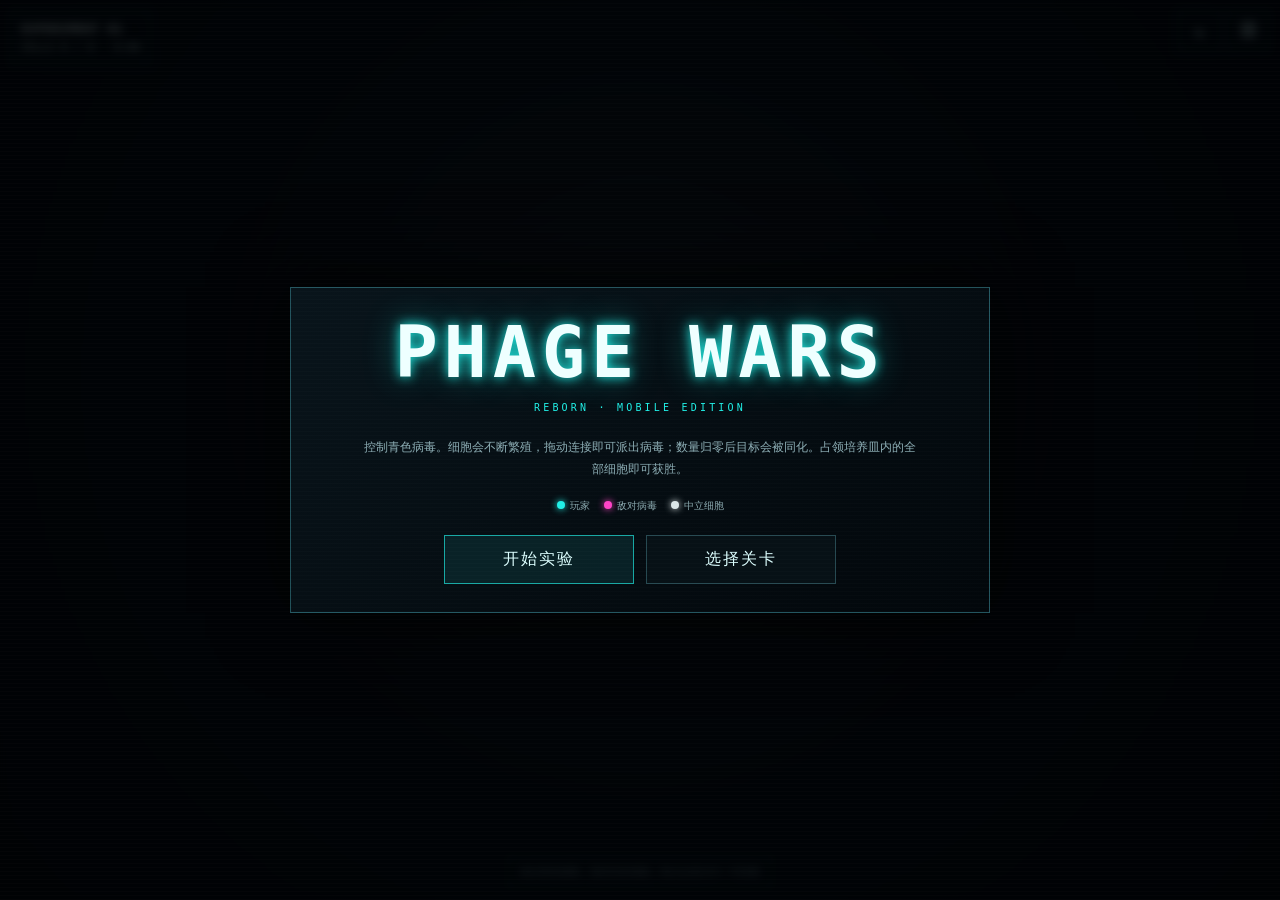
<file: phage/index.html>
<!doctype html>
<html lang="zh-CN">
<head>
<meta charset="utf-8">
<meta name="viewport" content="width=device-width,initial-scale=1,maximum-scale=1,user-scalable=no,viewport-fit=cover">
<meta name="theme-color" content="#03070b">
<title>Phage Wars Reborn</title>
<style>
:root{--c:#20f0e7;--p:#ff43c7;--y:#eaff35;--o:#ff8b38;--bg:#020509;--panel:rgba(3,10,15,.88)}
*{box-sizing:border-box;-webkit-tap-highlight-color:transparent}html,body{margin:0;width:100%;height:100%;overflow:hidden;background:#020509;color:#dff;font-family:ui-monospace,SFMono-Regular,Menlo,monospace;touch-action:none}button{font:inherit;color:inherit}
#app,#game{position:fixed;inset:0}#game{display:block;width:100%;height:100%;background:radial-gradient(circle at 50% 42%,#152027 0,#04080d 55%,#010204 100%)}
.scan{position:fixed;inset:0;pointer-events:none;z-index:20;background:repeating-linear-gradient(0deg,rgba(255,255,255,.015) 0 1px,transparent 1px 4px)}
.hud{position:fixed;z-index:8;left:max(10px,env(safe-area-inset-left));right:max(10px,env(safe-area-inset-right));top:max(10px,env(safe-area-inset-top));display:flex;justify-content:space-between;align-items:flex-start;pointer-events:none}.box{pointer-events:auto;border:1px solid rgba(130,240,255,.25);background:rgba(2,8,12,.72);backdrop-filter:blur(7px);padding:8px 10px;font-size:11px;line-height:1.55;box-shadow:inset 0 0 22px rgba(32,240,231,.04)}.box b{font-size:13px;color:#eff}.actions{display:flex;gap:6px}.actions button{pointer-events:auto;width:43px;height:41px;border:1px solid rgba(130,240,255,.28);background:rgba(2,8,12,.78);font-size:17px}
.tip{position:fixed;z-index:7;left:50%;bottom:max(12px,env(safe-area-inset-bottom));transform:translateX(-50%);max-width:94vw;white-space:nowrap;overflow:hidden;text-overflow:ellipsis;border:1px solid rgba(130,240,255,.22);background:rgba(2,8,12,.75);padding:8px 12px;font-size:10px;color:#8eb0b7;pointer-events:none}
.overlay{position:fixed;z-index:12;inset:0;display:none;align-items:center;justify-content:center;padding:18px;background:rgba(0,3,6,.82);backdrop-filter:blur(5px)}.overlay.show{display:flex}.panel{width:min(700px,96vw);max-height:92vh;overflow:auto;touch-action:pan-y;border:1px solid rgba(100,235,255,.32);background:linear-gradient(145deg,rgba(9,21,28,.97),rgba(2,7,11,.98));padding:22px;box-shadow:0 0 70px #000}.logo{font-weight:900;font-size:clamp(31px,9vw,72px);letter-spacing:.08em;text-align:center;color:#eff;text-shadow:0 0 12px var(--c),0 0 35px rgba(32,240,231,.42)}.sub{text-align:center;letter-spacing:.32em;color:var(--c);font-size:10px;margin:8px 0 24px}.desc{color:#8daeb5;font-size:12px;line-height:1.8;text-align:center;max-width:560px;margin:0 auto 18px}.primary,.secondary{border:1px solid rgba(32,240,231,.65);background:rgba(11,45,50,.65);padding:13px 18px;min-width:190px;margin:6px;letter-spacing:.13em}.secondary{border-color:rgba(130,240,255,.25);background:#071116}.center{text-align:center}.levels{display:grid;grid-template-columns:repeat(4,1fr);gap:8px;margin-top:18px}.lv{min-height:68px;border:1px solid rgba(130,240,255,.2);background:rgba(4,13,18,.85);position:relative;padding:10px;text-align:left}.lv strong{font-size:16px}.lv small{display:block;margin-top:14px;color:#65858c}.lv.done{border-color:rgba(70,255,165,.45)}.lv.lock{opacity:.28}.lv.current{border-color:var(--c);box-shadow:inset 0 0 20px rgba(32,240,231,.08)}
.result h2{text-align:center;letter-spacing:.16em}.result p{text-align:center;color:#86a5ac;line-height:1.7}.legend{display:flex;justify-content:center;gap:14px;flex-wrap:wrap;margin:16px 0;color:#8baab0;font-size:10px}.dot{display:inline-block;width:8px;height:8px;border-radius:50%;margin-right:5px;box-shadow:0 0 7px currentColor}
@media(max-width:520px){.panel{padding:17px}.levels{grid-template-columns:repeat(3,1fr)}.lv{min-height:62px}.desc{font-size:11px}.box{font-size:9px;padding:7px 8px}.box b{font-size:11px}}
</style>
</head>
<body>
<div id="app"><canvas id="game"></canvas><div class="scan"></div>
<div class="hud"><div class="box"><b id="stage">EXPERIMENT 01</b><br><span id="status">CELLS 0 / 0 · 0:00</span></div><div class="actions"><button id="restart" aria-label="重开">↻</button><button id="menu" aria-label="菜单">☰</button></div></div>
<div class="tip" id="tip">按住青色细胞，拖到目标细胞；每次会派出约一半病毒</div>
<div class="overlay show" id="home"><div class="panel"><div class="logo">PHAGE WARS</div><div class="sub">REBORN · MOBILE EDITION</div><p class="desc">控制青色病毒。细胞会不断繁殖，拖动连接即可派出病毒；数量归零后目标会被同化。占领培养皿内的全部细胞即可获胜。</p><div class="legend"><span><i class="dot" style="color:var(--c);background:var(--c)"></i>玩家</span><span><i class="dot" style="color:var(--p);background:var(--p)"></i>敌对病毒</span><span><i class="dot" style="color:#dbe6e8;background:#dbe6e8"></i>中立细胞</span></div><div class="center"><button class="primary" id="continue">开始实验</button><button class="secondary" id="choose">选择关卡</button></div></div></div>
<div class="overlay" id="select"><div class="panel"><div class="center"><b>EXPERIMENT ARCHIVE</b></div><div class="levels" id="levels"></div><div class="center"><button class="secondary" id="back">返回</button></div></div></div>
<div class="overlay" id="result"><div class="panel result"><h2 id="resultTitle">实验完成</h2><p id="resultText"></p><div class="center"><button class="primary" id="next">下一关</button><button class="secondary" id="again">重新开始</button><button class="secondary" id="resultMenu">实验列表</button></div></div></div>
</div>
<script>
(()=>{'use strict';
const C={neutral:'#d8e3e5',player:'#20f0e7',enemy1:'#ff43c7',enemy2:'#eaff35',enemy3:'#ff8b38'};
const cv=document.querySelector('#game'),x=cv.getContext('2d'),$=s=>document.querySelector(s),TAU=Math.PI*2;
let W=0,H=0,D=1,cells=[],packets=[],fx=[],selected=new Set(),drag=null,last=0,elapsed=0,aiClock=0,ended=false,running=false,level=1;
let unlocked=+localStorage.getItem('phageUnlocked')||1,completed=+localStorage.getItem('phageCompleted')||0;
const clamp=(v,a,b)=>Math.max(a,Math.min(b,v)),rnd=(a,b)=>a+Math.random()*(b-a),dist=(a,b)=>Math.hypot(a.x-b.x,a.y-b.y);
const owners=['enemy1','enemy2','enemy3'];
function resize(){const ow=W||innerWidth,oh=H||innerHeight;W=innerWidth;H=innerHeight;D=Math.min(devicePixelRatio||1,2);cv.width=W*D;cv.height=H*D;cv.style.width=W+'px';cv.style.height=H+'px';x.setTransform(D,0,0,D,0,0);if(cells.length&&ow&&oh){for(const c of cells){c.x*=W/ow;c.y*=H/oh;c.r*=Math.sqrt((W/ow)*(H/oh))}}}
addEventListener('resize',resize);resize();
function seeded(n){let s=(n*9301+49297)%233280;return()=>((s=(s*9301+49297)%233280)/233280)}
function makeLevel(n){level=n;elapsed=0;aiClock=0;ended=false;packets=[];fx=[];selected.clear();const r=seeded(n),count=Math.min(7+Math.floor(n*.55),18),enemyCount=n<5?1:n<11?2:3;cells=[];
 const minR=H<600?23:27,maxR=H<600?36:44;
 function add(owner,px,py,rad,energy,growth=1){cells.push({id:cells.length,owner,x:px*W,y:py*H,r:rad,energy,max:Math.round(rad*2.35),growth,pulse:r()*TAU})}
 add('player',.16,.52,minR+8,18,1.12);
 for(let e=0;e<enemyCount;e++){const a=(e/(enemyCount))*TAU+.15;add(owners[e],.72+Math.cos(a)*.13,.5+Math.sin(a)*.25,minR+6,16+n*.6,1+.035*n)}
 let tries=0;while(cells.length<count&&tries++<800){const px=.1+r()*.8,py=.14+r()*.72,rad=minR+r()*(maxR-minR);const tmp={x:px*W,y:py*H,r:rad};if(cells.every(c=>dist(c,tmp)>c.r+rad+22)){let typeRoll=r(),growth=typeRoll>.82?1.55:typeRoll<.16?.72:1;add('neutral',px,py,rad,Math.round(5+r()*(18+n*.7)),growth)}}
 $('#stage').textContent='EXPERIMENT '+String(n).padStart(2,'0');$('#result').classList.remove('show');running=true;last=performance.now();requestAnimationFrame(loop)}
function stats(owner){if(owner==='player')return{growth:1.05,attack:1.06,speed:1.04};const i=owners.indexOf(owner);return{growth:1+nScale(.008+i*.006),attack:1+nScale(.006+i*.008),speed:1+nScale(.004+i*.007)}}
function nScale(v){return level*v}
function spawn(source,target,amount,owner){const count=clamp(Math.ceil(amount/3.2),3,22),power=amount/count,s=stats(owner);for(let i=0;i<count;i++)setTimeout(()=>{if(ended||!running)return;const a=Math.atan2(target.y-source.y,target.x-source.x)+rnd(-.09,.09);packets.push({x:source.x+Math.cos(a)*source.r*.7,y:source.y+Math.sin(a)*source.r*.7,target:target.id,owner,power,speed:(145+level*2)*s.speed,w:rnd(-1,1)})},i*32)}
function send(ids,target,owner='player'){let ok=false;for(const id of ids){const c=cells.find(v=>v.id===id);if(!c||c.owner!==owner||c.id===target.id||c.energy<2)continue;const amount=Math.floor(c.energy*.5);c.energy-=amount;spawn(c,target,amount,owner);ok=true}if(ok){selected.clear();navigator.vibrate?.(8)}}
function ai(){for(const owner of owners){const src=cells.filter(c=>c.owner===owner&&c.energy>9).sort((a,b)=>b.energy-a.energy);if(!src.length)continue;const targets=cells.filter(c=>c.owner!==owner).sort((a,b)=>(a.energy+dist(src[0],a)*.045)-(b.energy+dist(src[0],b)*.045));if(!targets.length)continue;const t=targets[0],s=src[0];if(s.energy>t.energy*.58+4||Math.random()<.18)send(src.filter(c=>dist(c,t)<Math.min(W,H)*.75).slice(0,Math.random()<.23?2:1).map(c=>c.id),t,owner)}}
function update(dt){elapsed+=dt;aiClock+=dt;for(const c of cells){c.pulse+=dt*(1.2+c.growth*.15);if(c.owner!=='neutral')c.energy=Math.min(c.max,c.energy+dt*.82*c.growth*stats(c.owner).growth);else if(c.energy<c.max*.62)c.energy=Math.min(c.max*.62,c.energy+dt*.11)}
 for(let i=packets.length-1;i>=0;i--){const p=packets[i],t=cells[p.target];if(!t){packets.splice(i,1);continue}const dx=t.x-p.x,dy=t.y-p.y,d=Math.hypot(dx,dy)||1;p.x+=dx/d*p.speed*dt;p.y+=dy/d*p.speed*dt;p.x+=Math.sin(elapsed*8+i)*p.w*.3;if(d<t.r+5){const atk=stats(p.owner).attack;if(t.owner===p.owner)t.energy=Math.min(t.max,t.energy+p.power*atk);else{t.energy-=p.power*atk;if(t.energy<=0){const old=t.owner;t.owner=p.owner;t.energy=Math.min(t.max,Math.max(1,-t.energy));burst(t.x,t.y,C[t.owner],14);if(old==='player')selected.delete(t.id)}}packets.splice(i,1)}}
 if(aiClock>Math.max(.55,1.28-level*.018)){aiClock=0;ai()}checkEnd();updateHud()}
function checkEnd(){if(ended)return;const hasPlayer=cells.some(c=>c.owner==='player');if(!hasPlayer)return finish(false);if(cells.every(c=>c.owner==='player'))finish(true)}
function finish(win){ended=true;running=false;setTimeout(()=>{if(win){completed=Math.max(completed,level);unlocked=Math.max(unlocked,Math.min(16,level+1));localStorage.setItem('phageCompleted',completed);localStorage.setItem('phageUnlocked',unlocked);$('#resultTitle').textContent='EXPERIMENT COMPLETE';$('#resultText').textContent=`培养皿已完全同化。完成时间 ${fmt(elapsed)}。`;$('#next').style.display=level<16?'inline-block':'none'}else{$('#resultTitle').textContent='SUBJECT TERMINATED';$('#resultText').textContent='你的病毒已经被清除。先抢占较弱的中立细胞，建立数量优势后再进攻。';$('#next').style.display='none'}$('#result').classList.add('show')},350)}
function updateHud(){const p=cells.filter(c=>c.owner==='player').length;$('#status').textContent=`CELLS ${p} / ${cells.length} · ${fmt(elapsed)}`}
function fmt(t){return Math.floor(t/60)+':'+String(Math.floor(t%60)).padStart(2,'0')}
function burst(px,py,col,n){for(let i=0;i<n;i++)fx.push({x:px,y:py,vx:rnd(-75,75),vy:rnd(-75,75),life:rnd(.25,.7),col})}
function rgba(hex,a){const n=parseInt(hex.slice(1),16);return`rgba(${n>>16},${n>>8&255},${n&255},${a})`}
function draw(){x.setTransform(D,0,0,D,0,0);x.clearRect(0,0,W,H);const g=x.createRadialGradient(W*.48,H*.44,20,W*.5,H*.5,Math.max(W,H)*.76);g.addColorStop(0,'#18252b');g.addColorStop(.5,'#071016');g.addColorStop(1,'#010204');x.fillStyle=g;x.fillRect(0,0,W,H);
 x.globalAlpha=.18;for(let i=0;i<35;i++){const px=(Math.sin(i*73.2+level)*.5+.5)*W,py=(Math.sin(i*41.7+level*2)*.5+.5)*H;x.fillStyle='#bfe9ef';x.beginPath();x.arc(px,py,1+i%5,0,TAU);x.fill()}x.globalAlpha=1;
 for(const c of cells)drawCell(c);if(drag&&selected.size){x.save();x.setLineDash([5,5]);x.strokeStyle='rgba(220,255,255,.55)';for(const id of selected){const c=cells[id];x.beginPath();x.moveTo(c.x,c.y);x.lineTo(drag.x,drag.y);x.stroke()}x.restore()}
 for(const p of packets){const t=cells[p.target];if(!t)continue;const a=Math.atan2(t.y-p.y,t.x-p.x);x.save();x.translate(p.x,p.y);x.rotate(a);x.shadowColor=C[p.owner];x.shadowBlur=9;x.fillStyle=C[p.owner];x.beginPath();x.ellipse(0,0,6,2,0,0,TAU);x.fill();x.globalAlpha=.25;x.beginPath();x.ellipse(-7,0,9,1,0,0,TAU);x.fill();x.restore()}
 for(let i=fx.length-1;i>=0;i--){const f=fx[i];f.life-=.016;f.x+=f.vx*.016;f.y+=f.vy*.016;if(f.life<=0){fx.splice(i,1);continue}x.fillStyle=rgba(f.col,clamp(f.life*2,0,1));x.beginPath();x.arc(f.x,f.y,2.3,0,TAU);x.fill()}}
function drawCell(c){const col=C[c.owner],sel=selected.has(c.id),breath=1+Math.sin(c.pulse)*.025;x.save();x.translate(c.x,c.y);x.scale(breath,breath);x.shadowColor=col;x.shadowBlur=c.owner==='neutral'?5:14;x.strokeStyle=c.owner==='neutral'?'rgba(220,235,238,.38)':rgba(col,.78);x.lineWidth=sel?3:1.5;x.beginPath();x.arc(0,0,c.r,0,TAU);x.stroke();for(let k=1;k<3;k++){x.strokeStyle=rgba(col,.13/k);x.lineWidth=1;x.beginPath();x.arc(0,0,c.r*(1-k*.13),0,TAU);x.stroke()}x.globalAlpha=.22;x.fillStyle=col;for(let i=0;i<7;i++){const a=i*2.39+c.pulse*.07,rr=c.r*(.24+(i%3)*.17);x.beginPath();x.arc(Math.cos(a)*rr,Math.sin(a)*rr,2+i%3,0,TAU);x.fill()}x.globalAlpha=1;x.fillStyle='rgba(0,3,6,.62)';x.beginPath();x.arc(0,0,c.r*.44,0,TAU);x.fill();x.fillStyle=col;x.font=`700 ${clamp(c.r*.48,13,23)}px ui-monospace`;x.textAlign='center';x.textBaseline='middle';x.fillText(Math.floor(c.energy),0,1);x.shadowBlur=0;x.strokeStyle=rgba(col,.35);x.lineWidth=2;x.beginPath();x.arc(0,0,c.r+4,-Math.PI/2,-Math.PI/2+TAU*clamp(c.energy/c.max,0,1));x.stroke();if(sel){x.setLineDash([5,4]);x.strokeStyle='#fff';x.beginPath();x.arc(0,0,c.r+9,0,TAU);x.stroke()}x.restore()}
function loop(t){if(!running)return;const dt=Math.min(.033,(t-last)/1000||0);last=t;update(dt);draw();if(running)requestAnimationFrame(loop)}
function pos(e){const r=cv.getBoundingClientRect();return{x:e.clientX-r.left,y:e.clientY-r.top}}
function hit(p){for(let i=cells.length-1;i>=0;i--){const c=cells[i];if(Math.hypot(c.x-p.x,c.y-p.y)<c.r+11)return c}}
cv.addEventListener('pointerdown',e=>{if(!running||ended)return;e.preventDefault();cv.setPointerCapture(e.pointerId);const p=pos(e),c=hit(p);drag={x:p.x,y:p.y,start:c?.id,moved:false};if(c?.owner==='player'){selected.add(c.id)}else if(!c)selected.clear()});
cv.addEventListener('pointermove',e=>{if(!drag)return;e.preventDefault();const p=pos(e);if(Math.hypot(p.x-drag.x,p.y-drag.y)>2)drag.moved=true;drag.x=p.x;drag.y=p.y;const c=hit(p);if(c?.owner==='player')selected.add(c.id)});
cv.addEventListener('pointerup',e=>{if(!drag)return;e.preventDefault();const p=pos(e),c=hit(p),m=drag.moved,start=drag.start;drag=null;if(c&&selected.size&&c.owner!=='player')return send([...selected],c);if(c&&selected.size&&c.owner==='player'&&m&&c.id!==start){const ids=[...selected].filter(id=>id!==c.id);return send(ids,c)}if(!c)selected.clear()});cv.addEventListener('contextmenu',e=>e.preventDefault());
function show(id){for(const o of document.querySelectorAll('.overlay'))o.classList.remove('show');if(id!=='#none')$(id).classList.add('show')}
function buildLevels(){const el=$('#levels');el.innerHTML='';for(let i=1;i<=16;i++){const b=document.createElement('button');b.className='lv '+(i>unlocked?'lock':i<=completed?'done':i===unlocked?'current':'');b.innerHTML=`<strong>${String(i).padStart(2,'0')}</strong><small>${i>unlocked?'LOCKED':i<=completed?'CLEARED':'AVAILABLE'}</small>`;b.onclick=()=>{if(i<=unlocked){show('#none');makeLevel(i)}};el.appendChild(b)}}
$('#continue').onclick=()=>{show('#none');makeLevel(Math.min(unlocked,16))};$('#choose').onclick=()=>{buildLevels();show('#select')};$('#back').onclick=()=>show('#home');$('#menu').onclick=()=>{running=false;buildLevels();show('#select')};$('#restart').onclick=()=>makeLevel(level);$('#again').onclick=()=>makeLevel(level);$('#next').onclick=()=>makeLevel(Math.min(16,level+1));$('#resultMenu').onclick=()=>{buildLevels();show('#select')};
window.addEventListener('load',()=>setTimeout(()=>$('#tip').style.opacity=.25,6500));
})();
</script>
</body></html>
</file>
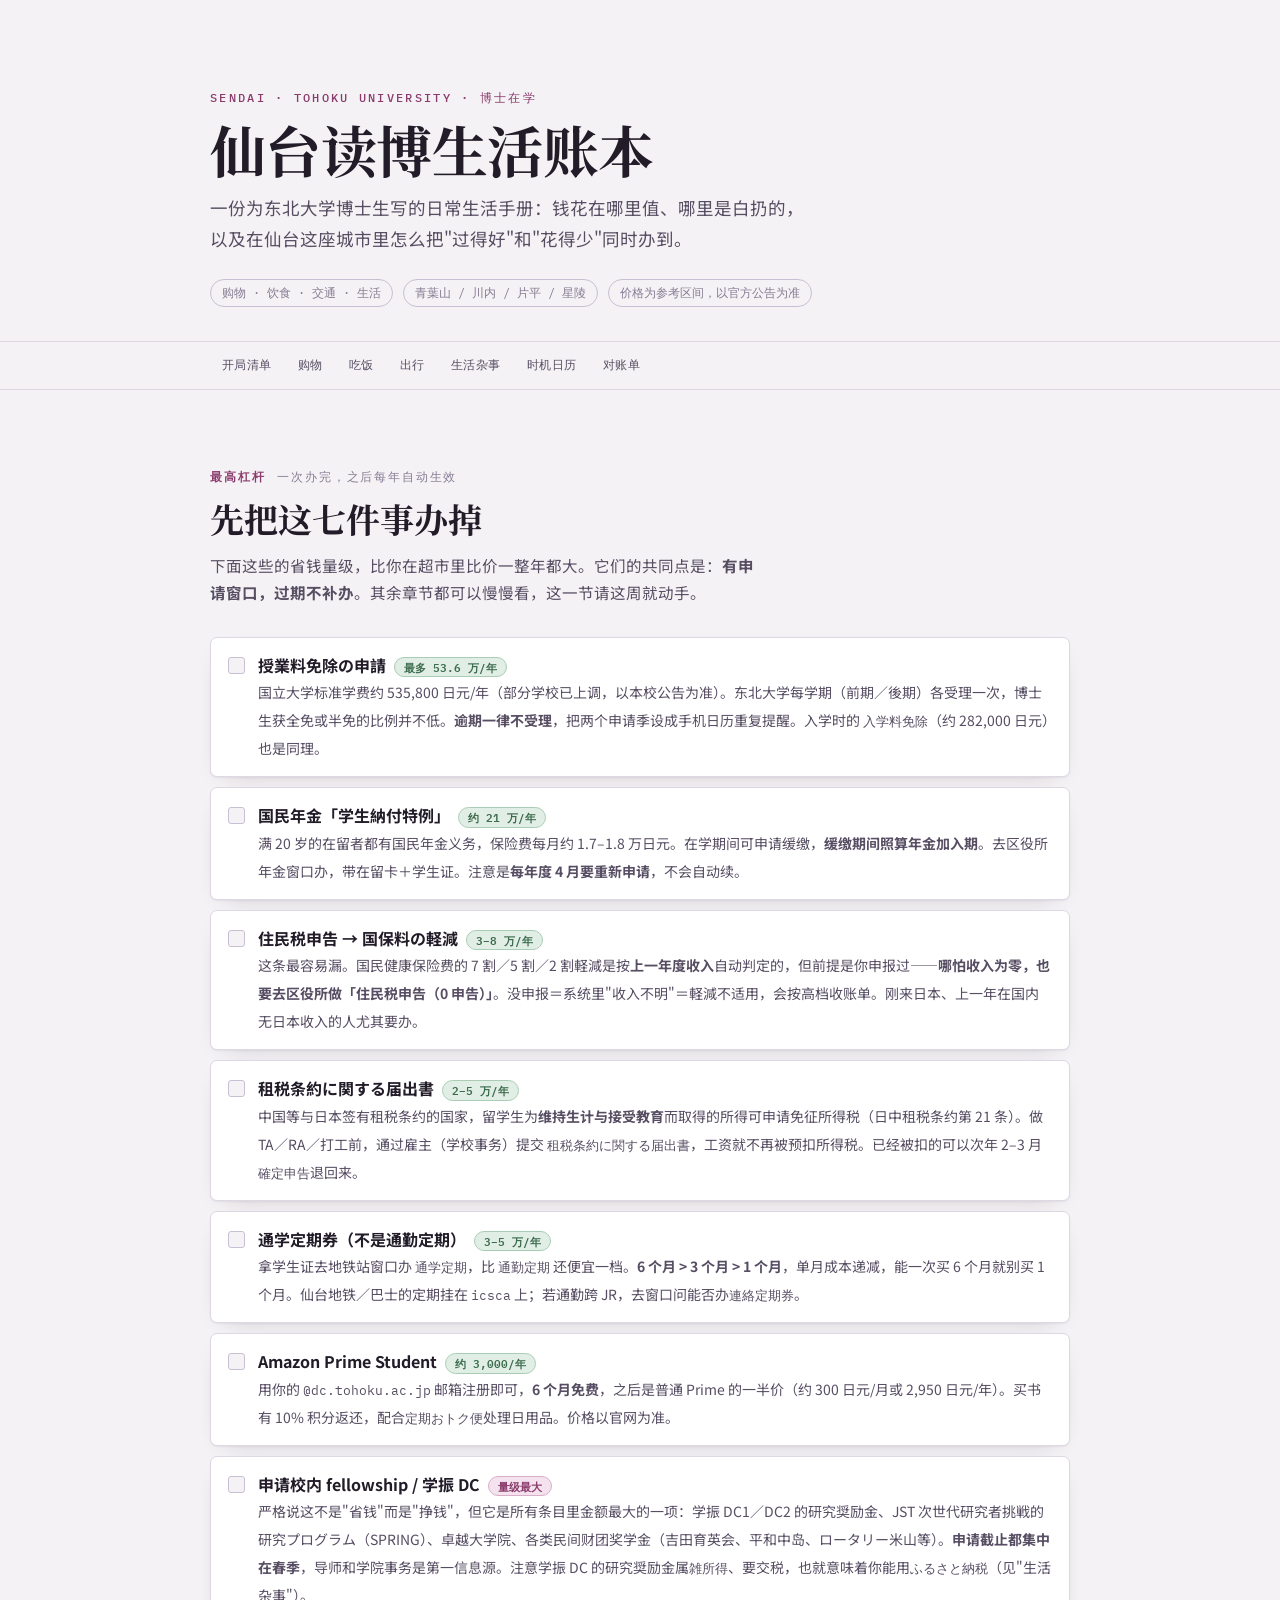
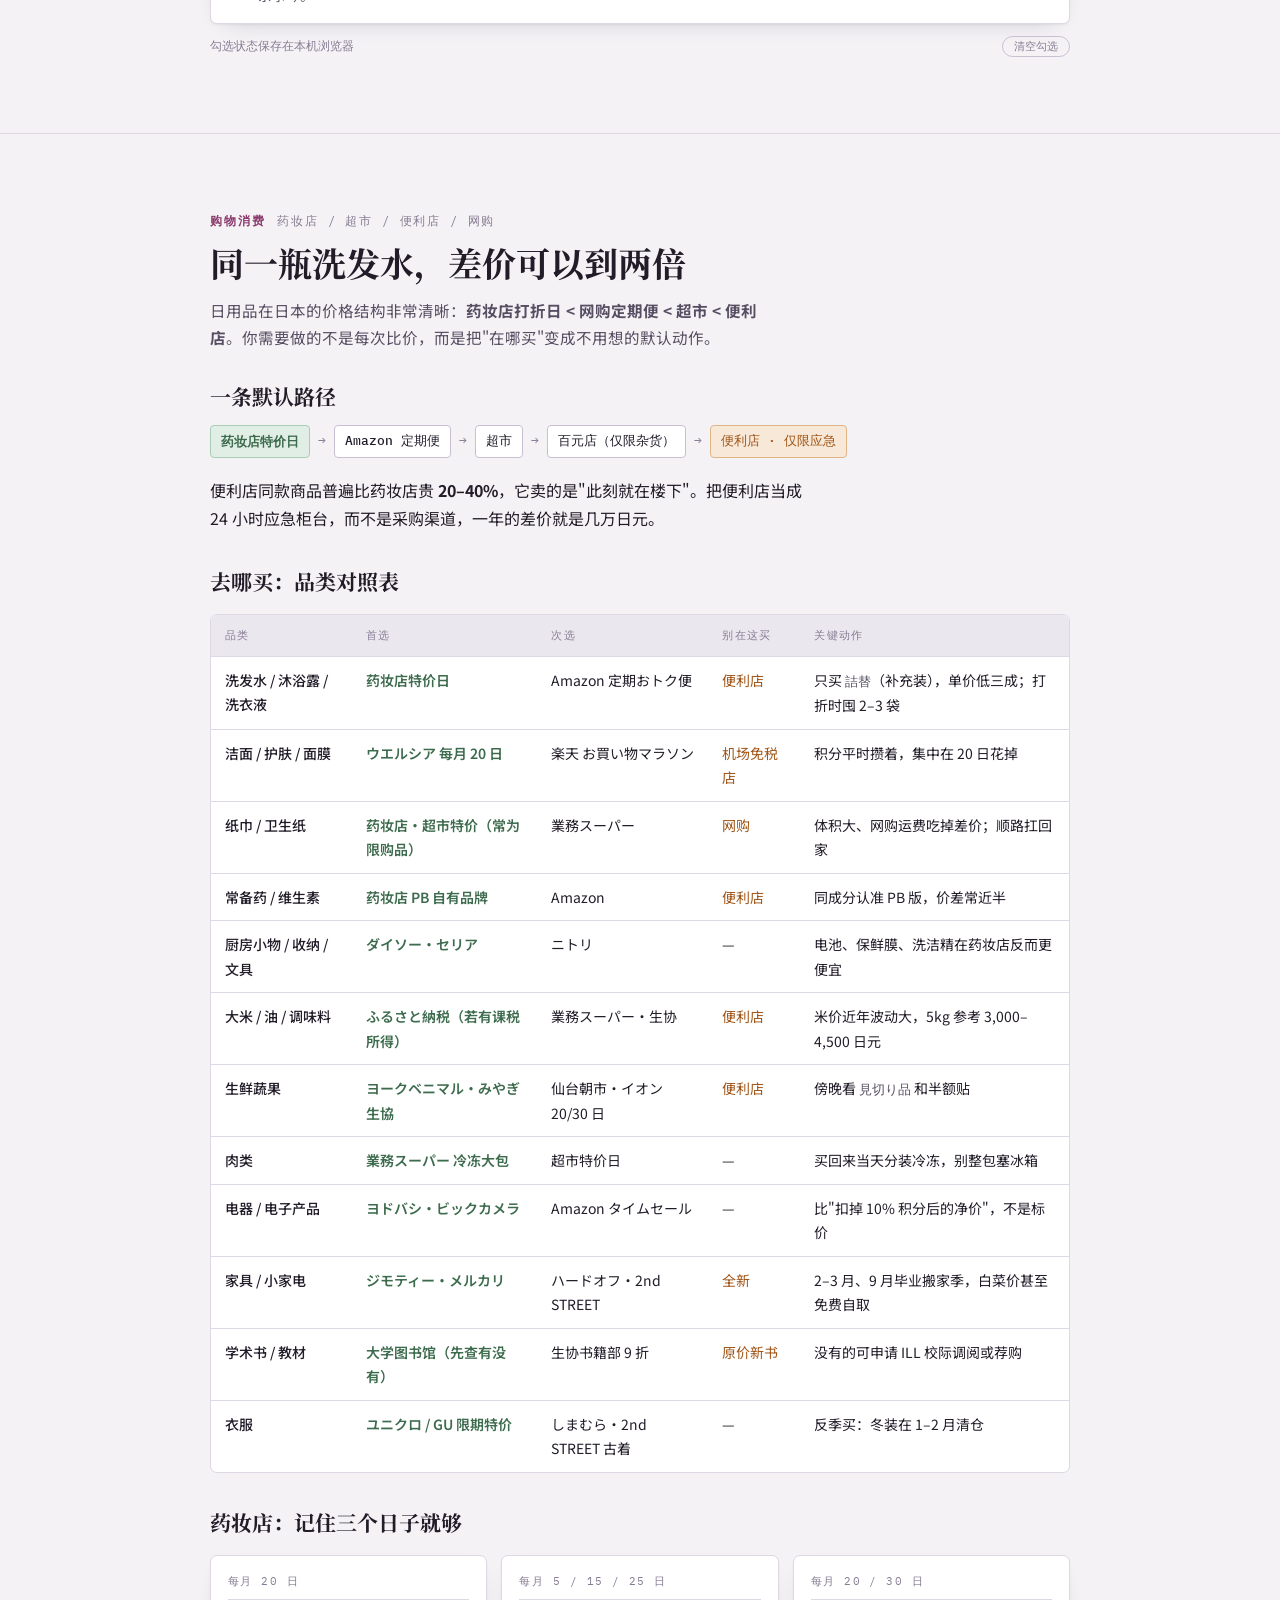
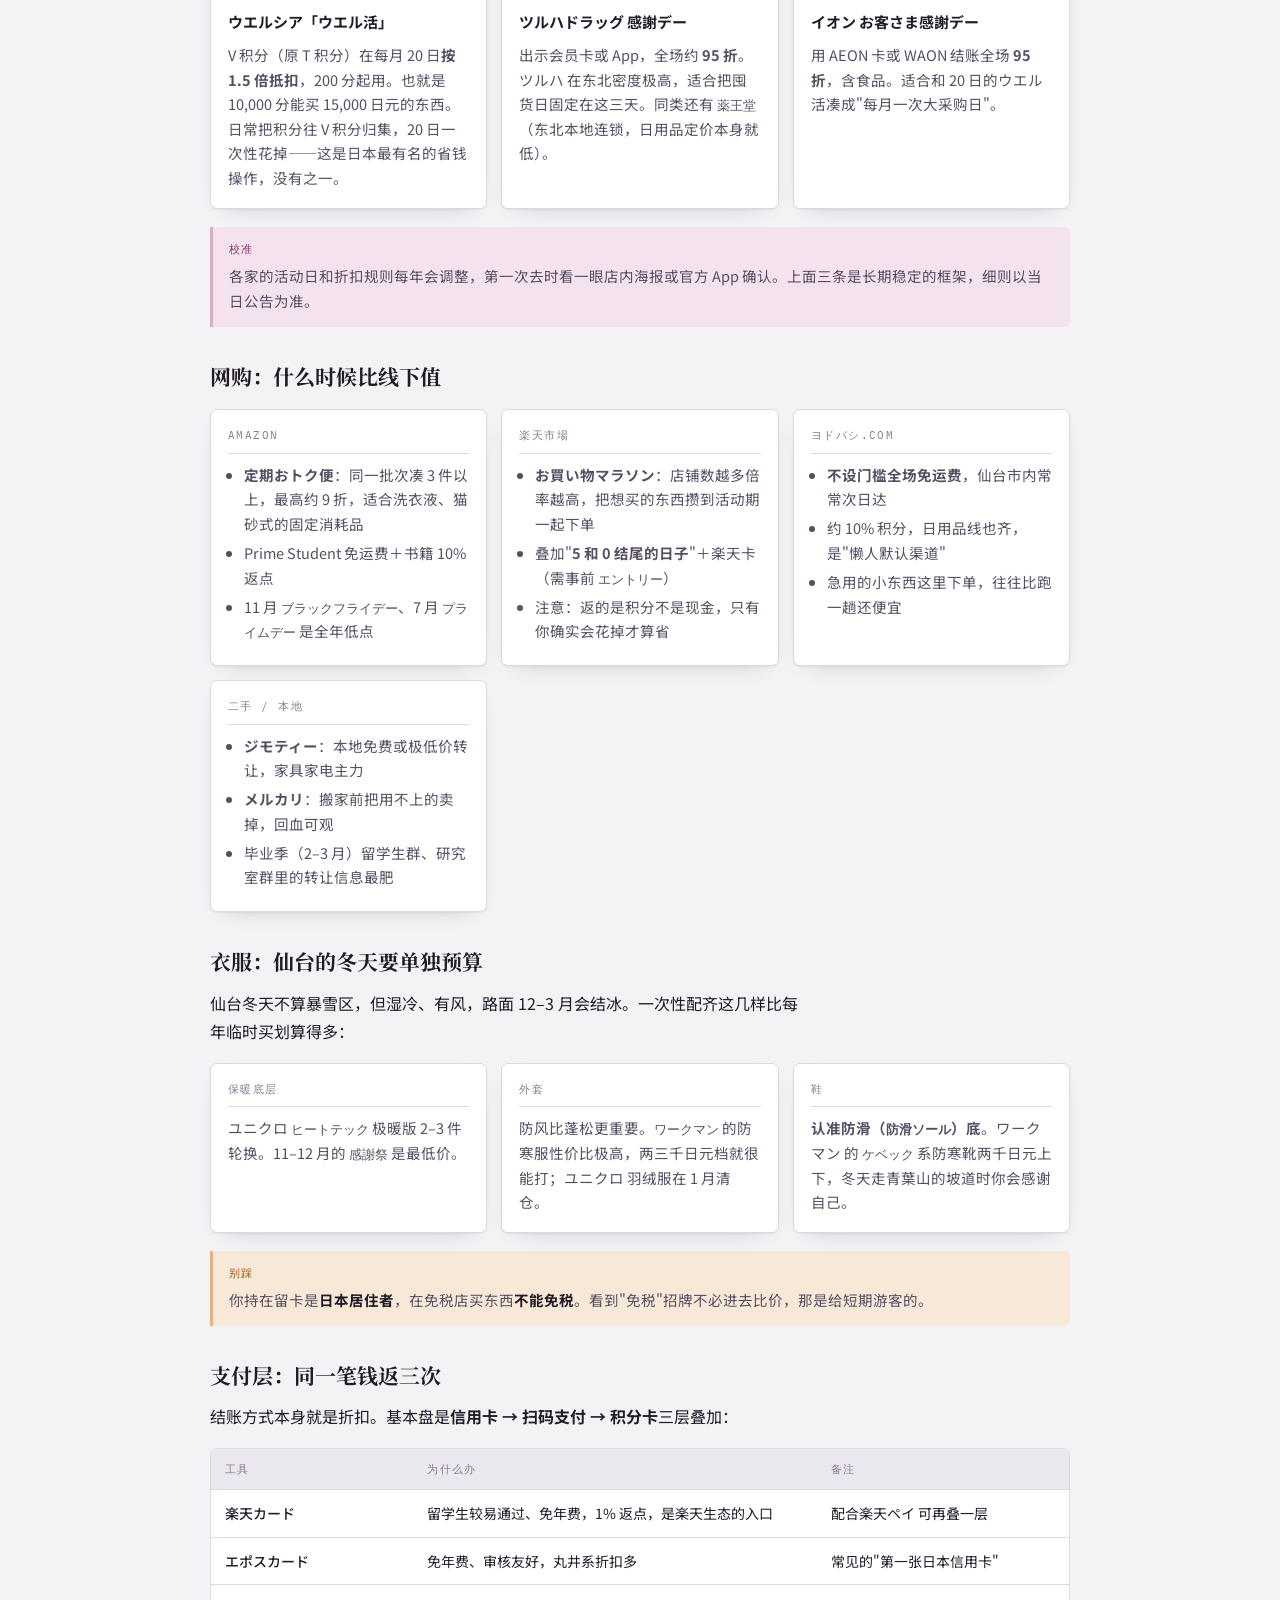
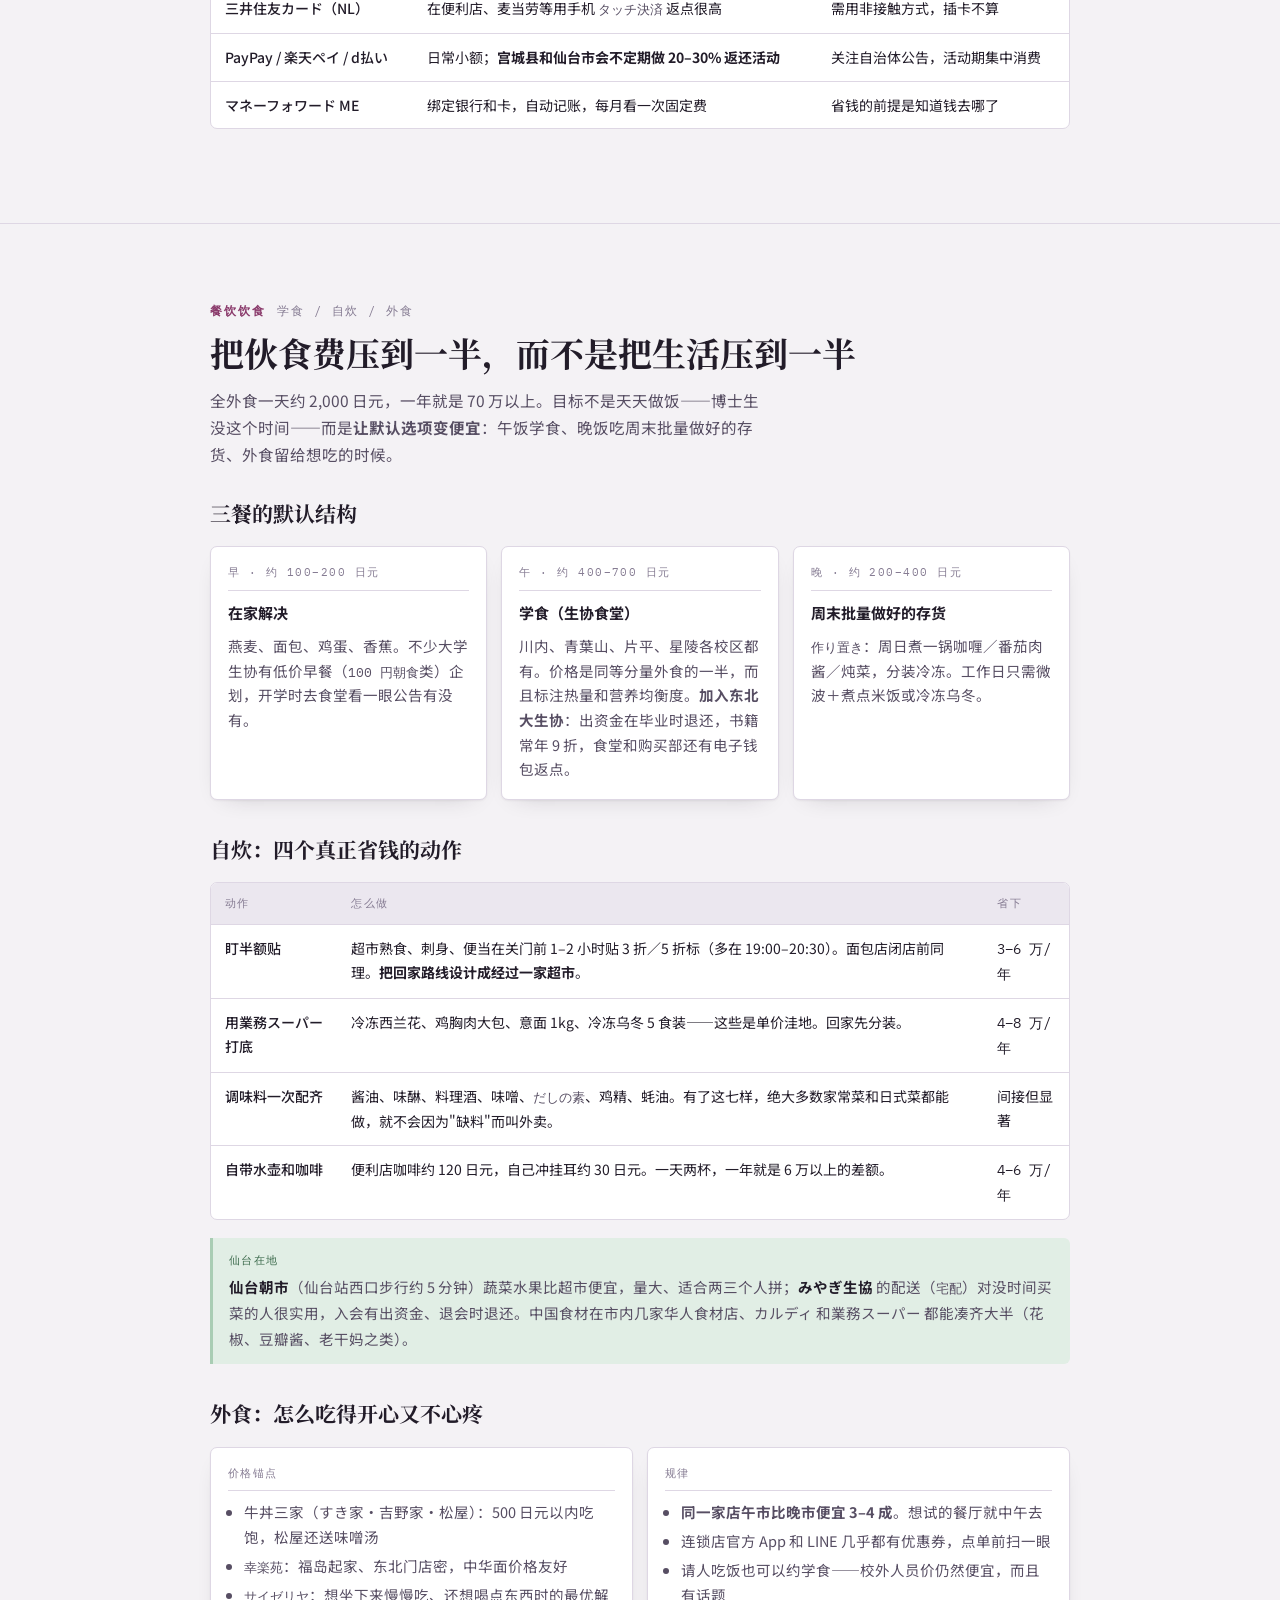
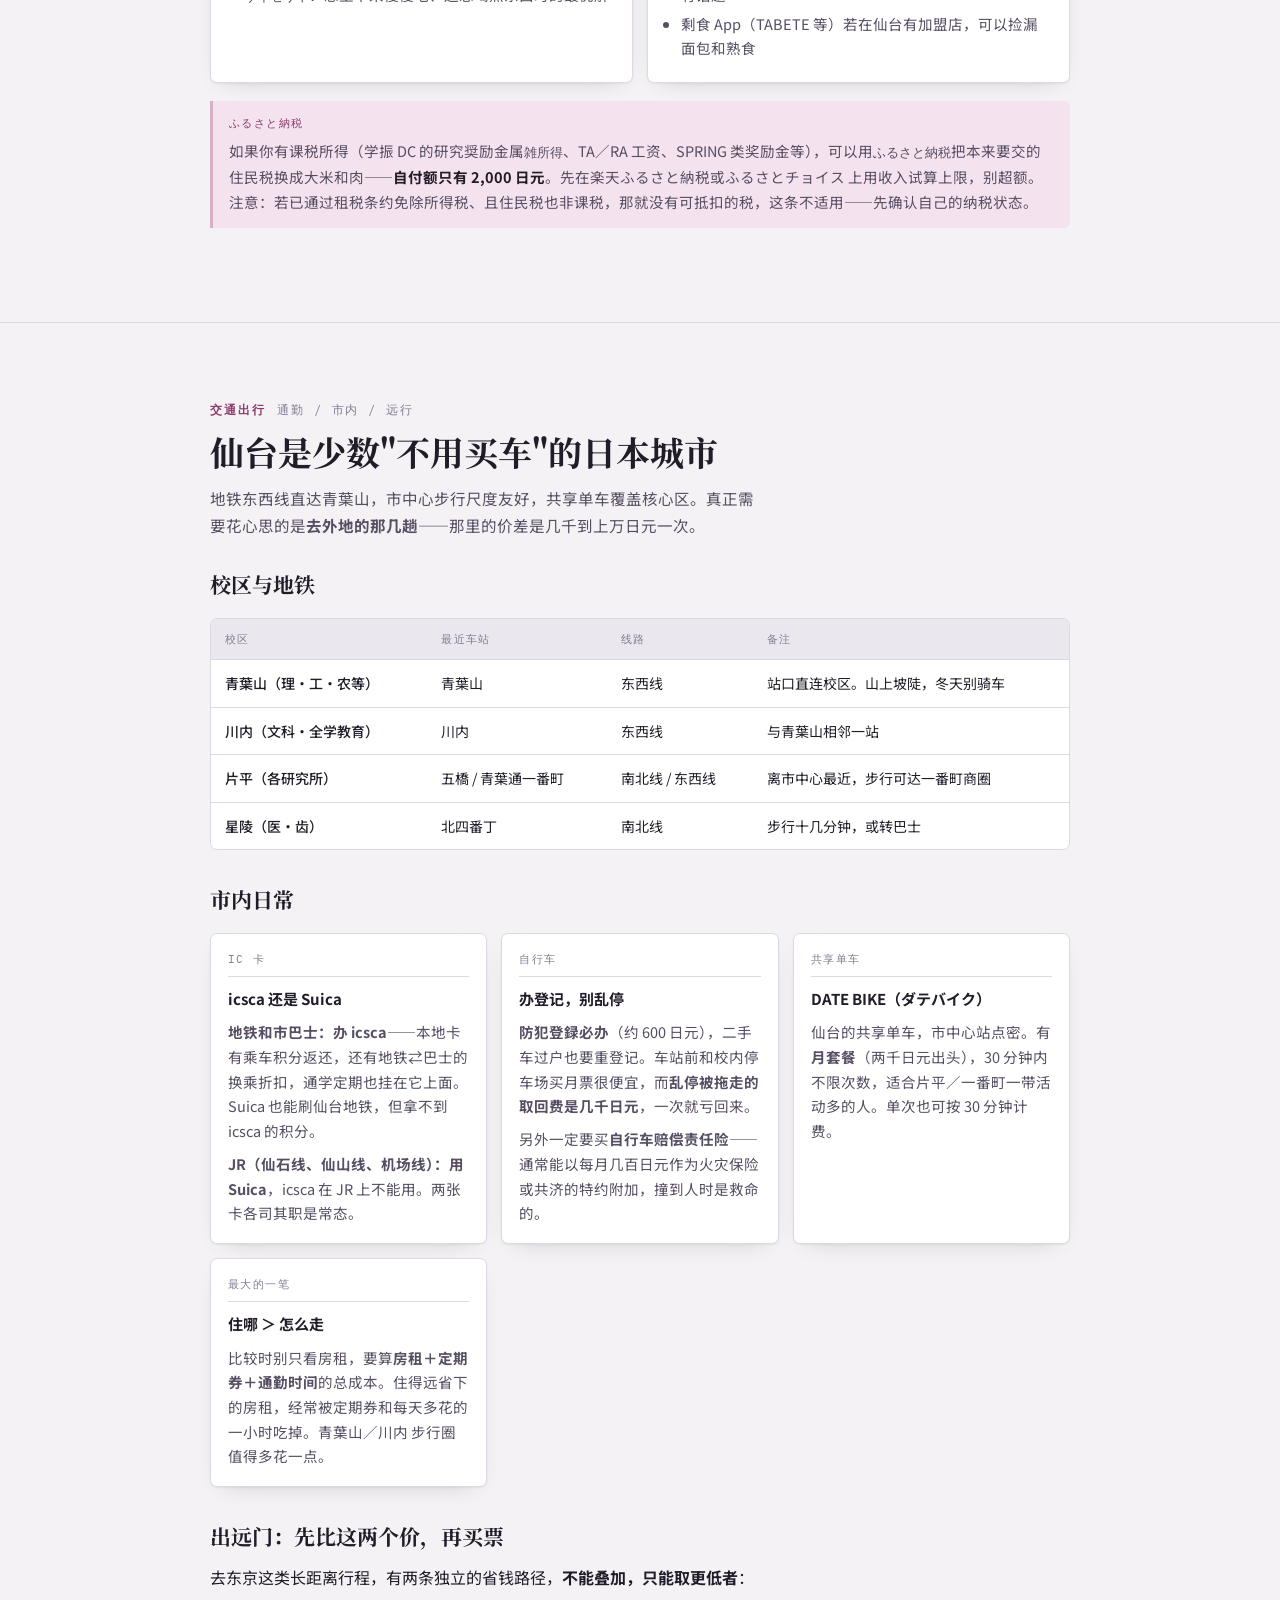
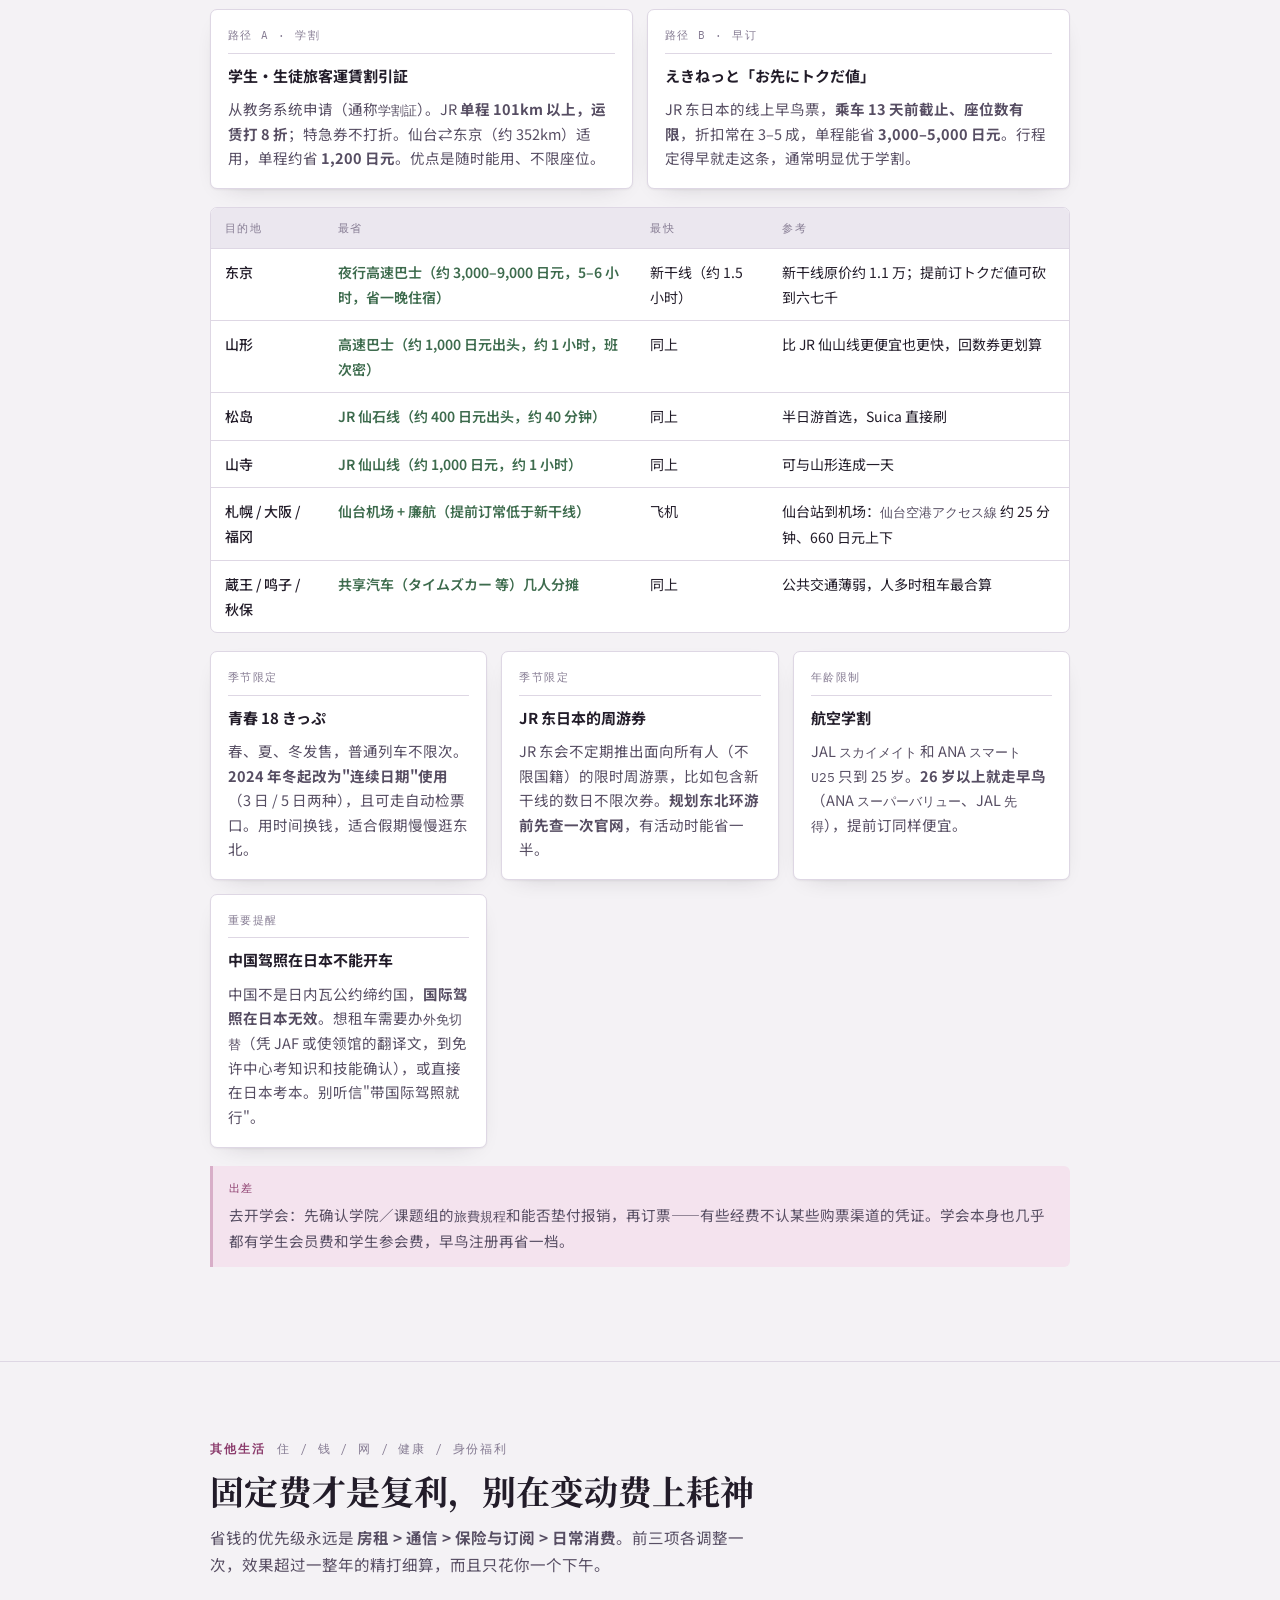
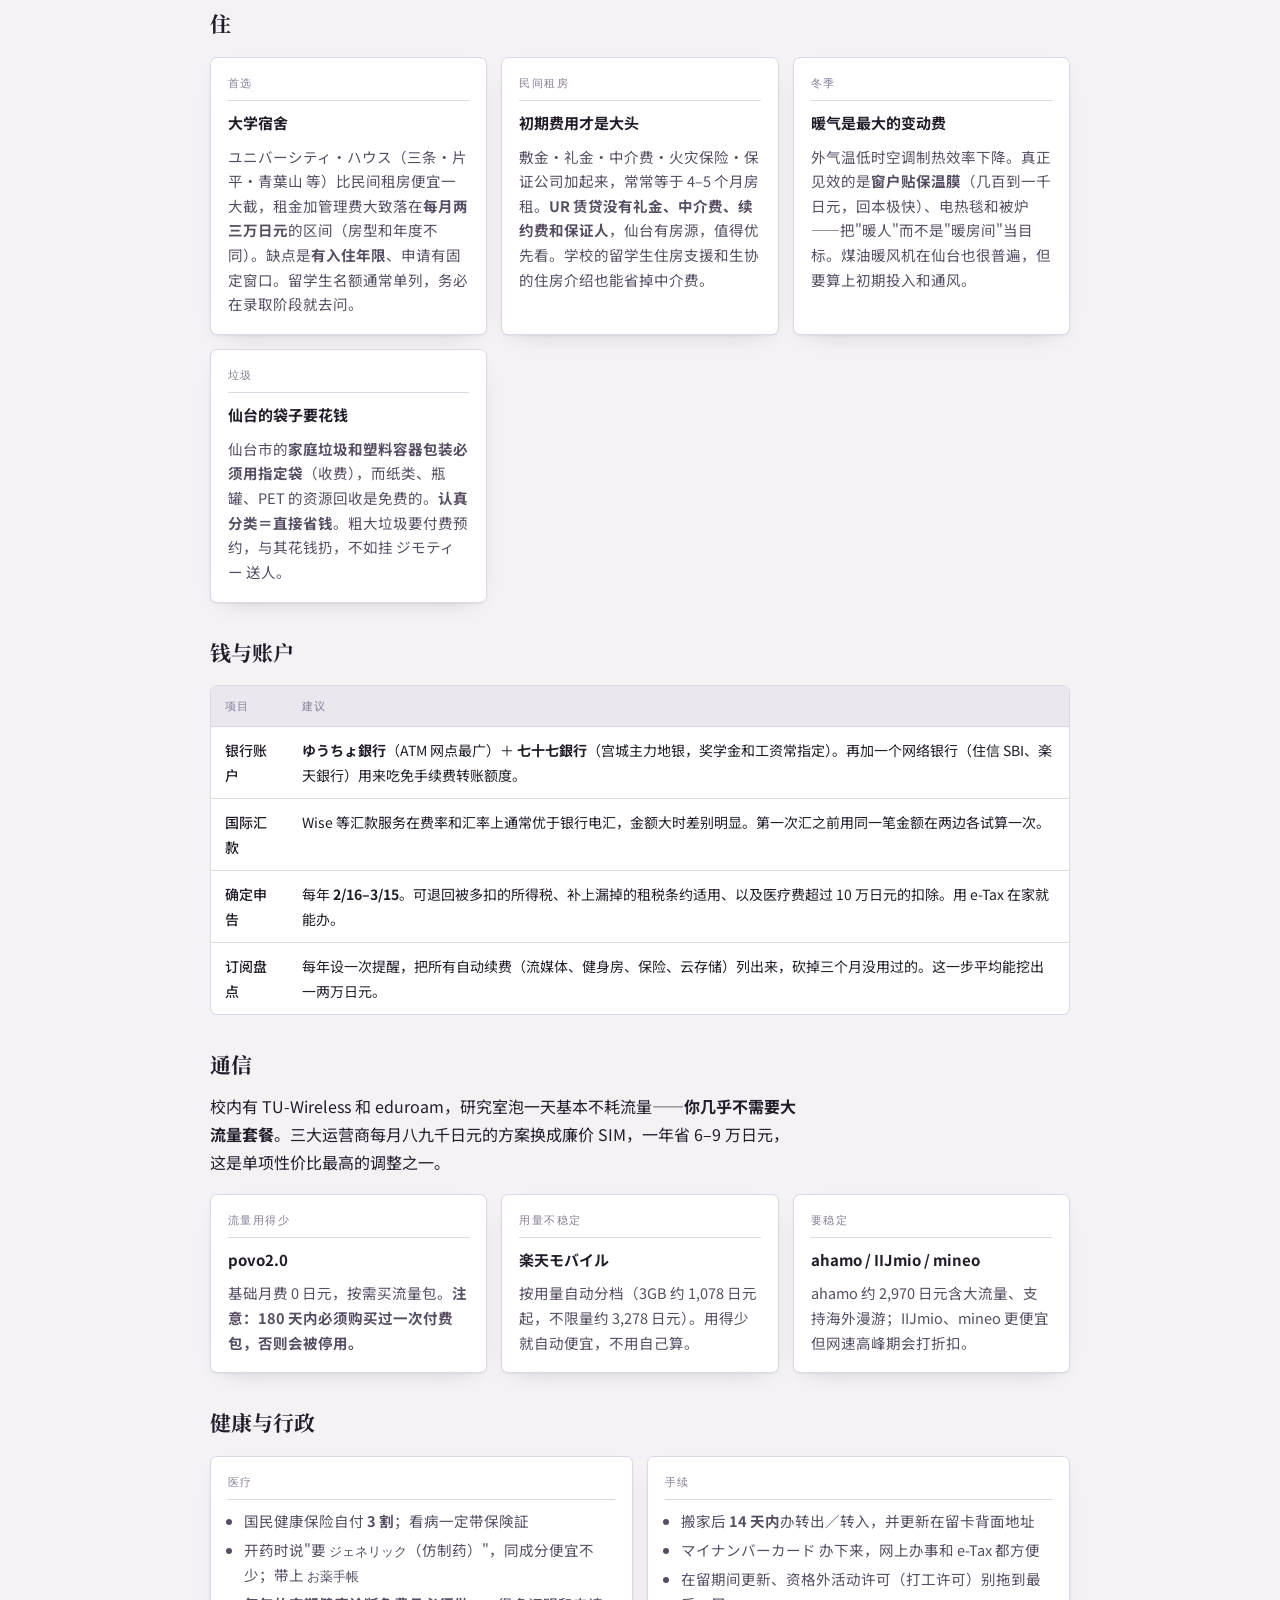
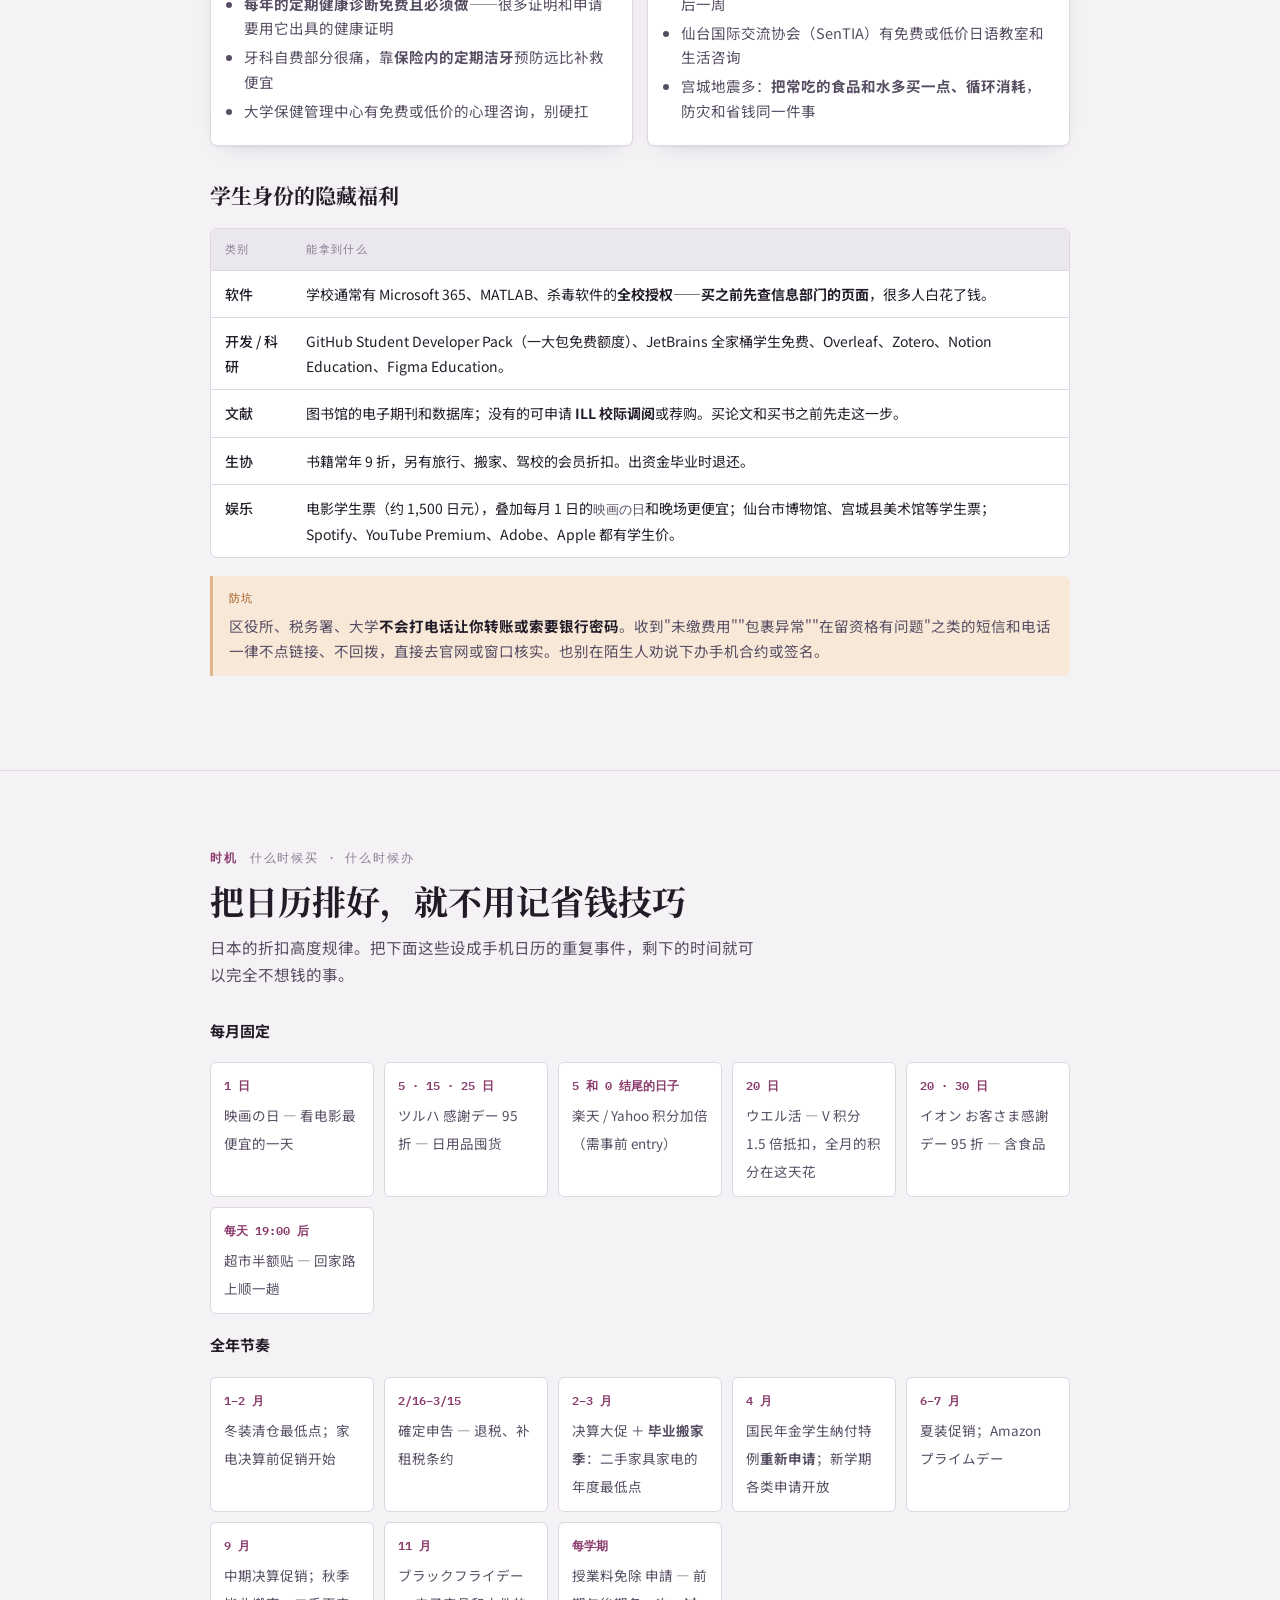
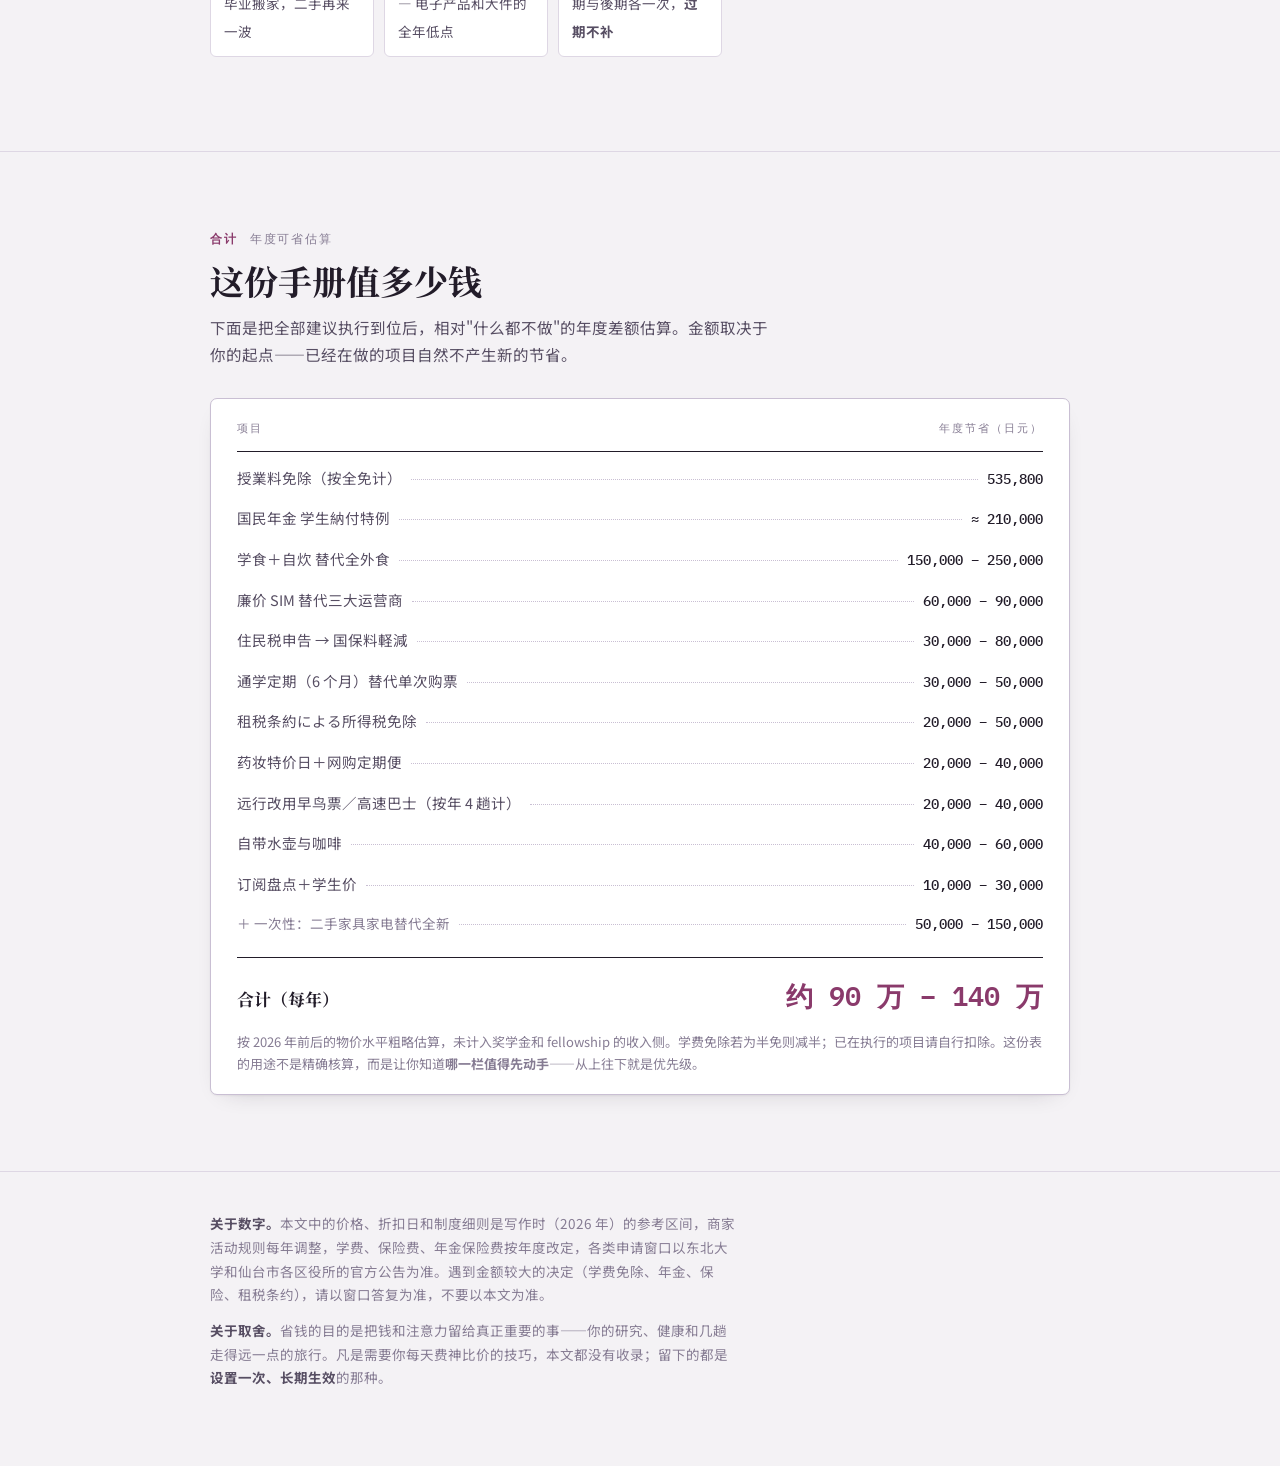
<file: sendai-life/index.html>
<!doctype html>
<html lang="zh-CN">
<head>
<meta charset="utf-8">
<meta name="viewport" content="width=device-width,initial-scale=1,viewport-fit=cover">
<meta name="description" content="面向东北大学博士生的仙台日常生活与省钱指南：购物、饮食、交通与生活杂事的决策规则和年度省钱清单。">
<style>*,*::before,*::after{box-sizing:border-box}body{margin:0}</style>
<title>仙台读博生活账本</title>
<link rel="preconnect" href="https://fonts.googleapis.com">
<link rel="preconnect" href="https://fonts.gstatic.com" crossorigin>
<link rel="stylesheet" href="https://fonts.googleapis.com/css2?family=IBM+Plex+Mono:wght@400;500;600&family=Noto+Sans+SC:wght@400;500;700&family=Noto+Serif+SC:wght@600;700&display=swap">

<style>
:root{
  --paper:#F4F2F5; --surface:#FFFFFF; --surface2:#EBE7EF;
  --ink:#221C29; --ink2:#574E63; --ink3:#867C93;
  --rule:#DED7E4; --rule2:#C9BFD3;
  --plum:#8A3A6B; --plum-soft:#F4E3EE; --plum-line:#D8AEC8;
  --leaf:#3D6B4D; --leaf-soft:#E1EEE5; --leaf-line:#A9CDB4;
  --amber:#A05517; --amber-soft:#F7E8D8; --amber-line:#DFB588;
  --shadow:0 1px 2px rgba(34,28,41,.05), 0 8px 24px -16px rgba(34,28,41,.30);

  --f-display:"Noto Serif SC","Hiragino Mincho ProN","Yu Mincho","Songti SC","SimSun",Georgia,serif;
  --f-body:"Noto Sans SC","PingFang SC","Hiragino Sans","Hiragino Sans GB","Yu Gothic","Meiryo","Microsoft YaHei",system-ui,sans-serif;
  --f-mono:"IBM Plex Mono","SFMono-Regular",Menlo,Consolas,"Hiragino Sans","Yu Gothic",monospace;

  --col:940px; --gut:clamp(18px,4vw,40px);
}
@media (prefers-color-scheme:dark){
  :root:not([data-theme="light"]){
    --paper:#16121B; --surface:#1F1926; --surface2:#2A2333;
    --ink:#EFE9F3; --ink2:#BCB2C7; --ink3:#8D8399;
    --rule:#362E40; --rule2:#493F55;
    --plum:#E489B8; --plum-soft:#38213090; --plum-line:#6E4059;
    --leaf:#8AC69B; --leaf-soft:#1D3125A0; --leaf-line:#3F6349;
    --amber:#E5A46B; --amber-soft:#37251590; --amber-line:#6B4B2B;
    --shadow:0 1px 2px rgba(0,0,0,.30), 0 10px 30px -18px rgba(0,0,0,.75);
  }
}
:root[data-theme="dark"]{
  --paper:#16121B; --surface:#1F1926; --surface2:#2A2333;
  --ink:#EFE9F3; --ink2:#BCB2C7; --ink3:#8D8399;
  --rule:#362E40; --rule2:#493F55;
  --plum:#E489B8; --plum-soft:#38213090; --plum-line:#6E4059;
  --leaf:#8AC69B; --leaf-soft:#1D3125A0; --leaf-line:#3F6349;
  --amber:#E5A46B; --amber-soft:#37251590; --amber-line:#6B4B2B;
  --shadow:0 1px 2px rgba(0,0,0,.30), 0 10px 30px -18px rgba(0,0,0,.75);
}

*{box-sizing:border-box}
body{
  margin:0; background:var(--paper); color:var(--ink);
  font-family:var(--f-body); font-size:16px; line-height:1.75;
  -webkit-font-smoothing:antialiased;
}
:focus-visible{outline:2px solid var(--plum); outline-offset:3px; border-radius:2px}
@media (prefers-reduced-motion:reduce){*{animation:none!important;transition:none!important}}

.wrap{max-width:var(--col); margin:0 auto; padding:0 var(--gut)}
.prose{max-width:66ch}
p{margin:0 0 .9em}
a{color:var(--plum); text-underline-offset:3px; text-decoration-thickness:1px}
strong{font-weight:700}
h1,h2,h3,h4{font-family:var(--f-display); font-weight:700; text-wrap:balance; margin:0}

/* ---------- 抬头 ---------- */
.masthead{padding:clamp(48px,9vw,88px) 0 34px; border-bottom:1px solid var(--rule)}
.eyebrow{
  font-family:var(--f-mono); font-size:11.5px; font-weight:500;
  letter-spacing:.20em; text-transform:uppercase; color:var(--plum);
}
.masthead h1{
  font-size:clamp(34px,6.4vw,56px); line-height:1.18; letter-spacing:-.01em;
  margin:.5rem 0 .7rem;
}
.masthead .dek{font-size:clamp(15px,2.3vw,17.5px); color:var(--ink2); max-width:60ch; margin:0}
.stamp{
  display:flex; flex-wrap:wrap; gap:8px 10px; margin-top:24px;
  font-family:var(--f-mono); font-size:11.5px; color:var(--ink3);
}
.stamp span{border:1px solid var(--rule2); border-radius:999px; padding:3px 11px}

/* ---------- 导航 ---------- */
.nav{
  position:sticky; top:0; z-index:20; background:var(--paper);
  border-bottom:1px solid var(--rule); backdrop-filter:saturate(140%) blur(6px);
}
.nav-in{display:flex; gap:2px; overflow-x:auto; scrollbar-width:none; max-width:var(--col); margin:0 auto; padding:0 var(--gut)}
.nav-in::-webkit-scrollbar{display:none}
.nav a{
  flex:0 0 auto; font-family:var(--f-mono); font-size:12px; letter-spacing:.04em;
  color:var(--ink2); text-decoration:none; padding:12px 12px; white-space:nowrap;
  border-bottom:2px solid transparent;
}
.nav a:hover{color:var(--plum); border-bottom-color:var(--plum-line)}

/* ---------- 章节 ---------- */
section{padding:clamp(46px,7vw,76px) 0; border-bottom:1px solid var(--rule)}
.sec-head{margin-bottom:30px}
.sec-head .kicker{
  display:flex; align-items:baseline; gap:12px; flex-wrap:wrap;
  font-family:var(--f-mono); font-size:11.5px; letter-spacing:.16em;
  text-transform:uppercase; color:var(--ink3); margin-bottom:10px;
}
.sec-head .kicker b{color:var(--plum); font-weight:600; letter-spacing:.16em}
.sec-head h2{font-size:clamp(25px,4.2vw,34px); line-height:1.3}
.sec-head .lede{color:var(--ink2); margin:.7rem 0 0; max-width:62ch; font-size:15.5px}

h3{font-size:clamp(18px,2.8vw,21px); margin:34px 0 12px; line-height:1.45}
h3:first-of-type{margin-top:6px}
h4{font-size:15px; margin:0 0 8px; font-family:var(--f-body); font-weight:700}

/* ---------- 决策规则链 ---------- */
.rule-chain{
  display:flex; flex-wrap:wrap; align-items:center; gap:6px 8px;
  font-family:var(--f-mono); font-size:13px; margin:14px 0 18px;
}
.rule-chain i{font-style:normal; color:var(--ink3)}
.rule-chain b{
  font-weight:500; background:var(--surface); border:1px solid var(--rule2);
  border-radius:4px; padding:4px 10px;
}
.rule-chain b.best{border-color:var(--leaf-line); background:var(--leaf-soft); color:var(--leaf); font-weight:600}
.rule-chain b.worst{border-color:var(--amber-line); background:var(--amber-soft); color:var(--amber)}

/* ---------- 卡片 ---------- */
.grid{display:grid; gap:14px; margin:18px 0}
.g2{grid-template-columns:repeat(auto-fit,minmax(250px,1fr))}
.g3{grid-template-columns:repeat(auto-fit,minmax(210px,1fr))}
.card{
  background:var(--surface); border:1px solid var(--rule); border-radius:7px;
  padding:16px 17px 17px; box-shadow:var(--shadow);
}
.card .tag{
  font-family:var(--f-mono); font-size:10.5px; letter-spacing:.14em; text-transform:uppercase;
  color:var(--ink3); display:block; margin-bottom:9px;
  padding-bottom:8px; border-bottom:1px solid var(--rule);
}
.card p{font-size:14.5px; color:var(--ink2); margin:0 0 .6em; line-height:1.7}
.card p:last-child{margin-bottom:0}
.card ul{margin:0; padding-left:1.1em; font-size:14.5px; color:var(--ink2); line-height:1.7}
.card li{margin-bottom:.3em}

/* ---------- 表格 ---------- */
.tscroll{overflow-x:auto; margin:18px 0; border:1px solid var(--rule); border-radius:7px; background:var(--surface)}
table{border-collapse:collapse; width:100%; min-width:660px; font-size:14px}
th,td{text-align:left; padding:11px 14px; border-bottom:1px solid var(--rule); vertical-align:top}
thead th{
  font-family:var(--f-mono); font-size:10.5px; letter-spacing:.13em; text-transform:uppercase;
  color:var(--ink3); font-weight:500; background:var(--surface2); white-space:nowrap;
}
tbody tr:last-child td{border-bottom:none}
tbody td:first-child{font-weight:500; color:var(--ink)}
td .num{font-family:var(--f-mono); font-variant-numeric:tabular-nums}
.pick{color:var(--leaf); font-weight:600}
.avoid{color:var(--amber)}

/* ---------- 提示块 ---------- */
.note{
  border-left:3px solid var(--plum-line); background:var(--plum-soft);
  padding:13px 16px; border-radius:0 6px 6px 0; margin:18px 0; font-size:14.5px; color:var(--ink2);
}
.note.warn{border-left-color:var(--amber-line); background:var(--amber-soft)}
.note.win{border-left-color:var(--leaf-line); background:var(--leaf-soft)}
.note b{color:var(--ink)}
.note .lbl{
  font-family:var(--f-mono); font-size:10.5px; letter-spacing:.14em; text-transform:uppercase;
  display:block; margin-bottom:5px; color:var(--plum);
}
.note.warn .lbl{color:var(--amber)}
.note.win .lbl{color:var(--leaf)}
.note p{margin:0 0 .5em}
.note p:last-child{margin-bottom:0}

/* ---------- 开局清单 ---------- */
.todo{list-style:none; margin:18px 0 0; padding:0; display:grid; gap:10px}
.todo li{
  background:var(--surface); border:1px solid var(--rule); border-radius:7px;
  box-shadow:var(--shadow); overflow:hidden;
}
.todo label{display:flex; gap:13px; padding:15px 17px; cursor:pointer; align-items:flex-start}
.todo input{
  appearance:none; -webkit-appearance:none; flex:0 0 auto; margin:4px 0 0;
  width:17px; height:17px; border:1.5px solid var(--rule2); border-radius:3px;
  background:var(--paper); cursor:pointer; transition:.15s;
}
.todo input:checked{background:var(--leaf); border-color:var(--leaf)}
.todo input:checked::after{
  content:"✓"; display:block; color:var(--surface); font-size:12px;
  line-height:14px; text-align:center; font-weight:700;
}
.todo .body{flex:1; min-width:0}
.todo .t{font-weight:700; display:flex; flex-wrap:wrap; gap:8px; align-items:baseline; line-height:1.5}
.todo .d{font-size:14px; color:var(--ink2); margin-top:3px; line-height:1.65}
.todo input:checked ~ .body .t,
.todo input:checked ~ .body .d{opacity:.45; text-decoration:line-through; text-decoration-thickness:1px}
.save{
  font-family:var(--f-mono); font-size:11px; font-variant-numeric:tabular-nums;
  color:var(--leaf); background:var(--leaf-soft); border:1px solid var(--leaf-line);
  border-radius:999px; padding:1px 9px; white-space:nowrap; font-weight:600;
}
.save.once{color:var(--plum); background:var(--plum-soft); border-color:var(--plum-line)}
.todo-foot{
  font-family:var(--f-mono); font-size:11.5px; color:var(--ink3);
  margin-top:12px; display:flex; justify-content:space-between; gap:10px; flex-wrap:wrap;
}
.todo-foot button{
  font-family:var(--f-mono); font-size:11px; color:var(--ink3); background:none;
  border:1px solid var(--rule2); border-radius:999px; padding:2px 11px; cursor:pointer;
}
.todo-foot button:hover{color:var(--plum); border-color:var(--plum-line)}

/* ---------- 时机日历 ---------- */
.cal{display:grid; gap:10px; grid-template-columns:repeat(auto-fit,minmax(150px,1fr)); margin:18px 0}
.cal div{
  background:var(--surface); border:1px solid var(--rule); border-radius:6px; padding:12px 13px;
}
.cal .d{
  font-family:var(--f-mono); font-size:12px; font-weight:600; color:var(--plum);
  font-variant-numeric:tabular-nums; display:block; margin-bottom:4px;
}
.cal .w{font-size:13.5px; color:var(--ink2); line-height:1.6}

/* ---------- 对账单 ---------- */
.ledger{
  background:var(--surface); border:1px solid var(--rule2); border-radius:7px;
  padding:20px clamp(16px,3vw,26px); box-shadow:var(--shadow); margin:22px 0 0;
}
.led-title{
  font-family:var(--f-mono); font-size:11px; letter-spacing:.18em; text-transform:uppercase;
  color:var(--ink3); padding-bottom:12px; margin-bottom:6px;
  border-bottom:1.5px solid var(--ink); display:flex; justify-content:space-between; gap:12px;
}
.led-row{display:flex; align-items:baseline; gap:9px; padding:7px 0; font-size:14.5px}
.led-row .n{color:var(--ink2); flex:0 1 auto}
.led-row .dots{flex:1 1 auto; border-bottom:1px dotted var(--rule2); min-width:18px; transform:translateY(-4px)}
.led-row .v{
  font-family:var(--f-mono); font-variant-numeric:tabular-nums; font-size:13.5px;
  color:var(--ink); white-space:nowrap; font-weight:500;
}
.led-row.sub .n{padding-left:0; color:var(--ink3); font-size:13.5px}
.led-total{
  display:flex; justify-content:space-between; align-items:baseline; gap:12px;
  margin-top:14px; padding-top:14px; border-top:1.5px solid var(--ink); flex-wrap:wrap;
}
.led-total .n{font-family:var(--f-display); font-weight:700; font-size:17px}
.led-total .v{
  font-family:var(--f-mono); font-variant-numeric:tabular-nums; font-weight:600;
  font-size:clamp(20px,3.6vw,27px); color:var(--plum);
}
.led-note{font-size:13px; color:var(--ink3); margin:12px 0 0; line-height:1.65}

/* ---------- 页脚 ---------- */
footer{padding:40px 0 64px; color:var(--ink3); font-size:13.5px; line-height:1.75}
footer p{max-width:66ch}
footer b{color:var(--ink2)}

.jp{font-family:var(--f-mono); font-size:.92em; color:var(--ink2)}
</style>
</head>
<body>
<header class="masthead">
  <div class="wrap">
    <div class="eyebrow">Sendai · Tohoku University · 博士在学</div>
    <h1>仙台读博生活账本</h1>
    <p class="dek">一份为东北大学博士生写的日常生活手册：钱花在哪里值、哪里是白扔的，以及在仙台这座城市里怎么把"过得好"和"花得少"同时办到。</p>
    <div class="stamp">
      <span>购物 · 饮食 · 交通 · 生活</span>
      <span>青葉山 / 川内 / 片平 / 星陵</span>
      <span>价格为参考区间，以官方公告为准</span>
    </div>
  </div>
</header>

<nav class="nav">
  <div class="nav-in">
    <a href="#start">开局清单</a>
    <a href="#shop">购物</a>
    <a href="#food">吃饭</a>
    <a href="#move">出行</a>
    <a href="#life">生活杂事</a>
    <a href="#when">时机日历</a>
    <a href="#total">对账单</a>
  </div>
</nav>

<!-- ============ 开局清单 ============ -->
<section id="start">
  <div class="wrap">
    <div class="sec-head">
      <div class="kicker"><b>最高杠杆</b><span>一次办完，之后每年自动生效</span></div>
      <h2>先把这七件事办掉</h2>
      <p class="lede">下面这些的省钱量级，比你在超市里比价一整年都大。它们的共同点是：<strong>有申请窗口，过期不补办</strong>。其余章节都可以慢慢看，这一节请这周就动手。</p>
    </div>

    <ul class="todo" id="todo">
      <li><label><input type="checkbox" data-k="t1"><span class="body">
        <span class="t">授業料免除の申請<span class="save">最多 53.6 万/年</span></span>
        <span class="d">国立大学标准学费约 <span class="num">535,800</span> 日元/年（部分学校已上调，以本校公告为准）。东北大学每学期（前期／後期）各受理一次，博士生获全免或半免的比例并不低。<b>逾期一律不受理</b>，把两个申请季设成手机日历重复提醒。入学时的 <span class="jp">入学料免除</span>（约 <span class="num">282,000</span> 日元）也是同理。</span>
      </span></label></li>

      <li><label><input type="checkbox" data-k="t2"><span class="body">
        <span class="t">国民年金「学生納付特例」<span class="save">约 21 万/年</span></span>
        <span class="d">满 20 岁的在留者都有国民年金义务，保险费每月约 1.7–1.8 万日元。在学期间可申请缓缴，<b>缓缴期间照算年金加入期</b>。去区役所年金窗口办，带在留卡＋学生证。注意是<b>每年度 4 月要重新申请</b>，不会自动续。</span>
      </span></label></li>

      <li><label><input type="checkbox" data-k="t3"><span class="body">
        <span class="t">住民税申告 → 国保料の軽減<span class="save">3–8 万/年</span></span>
        <span class="d">这条最容易漏。国民健康保险费的 7 割／5 割／2 割軽減是按<b>上一年度收入</b>自动判定的，但前提是你申报过——<b>哪怕收入为零，也要去区役所做「住民税申告（0 申告）」</b>。没申报＝系统里"收入不明"＝軽減不适用，会按高档收账单。刚来日本、上一年在国内无日本收入的人尤其要办。</span>
      </span></label></li>

      <li><label><input type="checkbox" data-k="t4"><span class="body">
        <span class="t">租税条約に関する届出書<span class="save">2–5 万/年</span></span>
        <span class="d">中国等与日本签有租税条约的国家，留学生为<b>维持生计与接受教育</b>而取得的所得可申请免征所得税（日中租税条约第 21 条）。做 TA／RA／打工前，通过雇主（学校事务）提交 <span class="jp">租税条約に関する届出書</span>，工资就不再被预扣所得税。已经被扣的可以次年 2–3 月<span class="jp">確定申告</span>退回来。</span>
      </span></label></li>

      <li><label><input type="checkbox" data-k="t5"><span class="body">
        <span class="t">通学定期券（不是通勤定期）<span class="save">3–5 万/年</span></span>
        <span class="d">拿学生证去地铁站窗口办 <span class="jp">通学定期</span>，比 <span class="jp">通勤定期</span> 还便宜一档。<b>6 个月 &gt; 3 个月 &gt; 1 个月</b>，单月成本递减，能一次买 6 个月就别买 1 个月。仙台地铁／巴士的定期挂在 <span class="jp">icsca</span> 上；若通勤跨 JR，去窗口问能否办<span class="jp">連絡定期券</span>。</span>
      </span></label></li>

      <li><label><input type="checkbox" data-k="t6"><span class="body">
        <span class="t">Amazon Prime Student<span class="save">约 3,000/年</span></span>
        <span class="d">用你的 <span class="jp">@dc.tohoku.ac.jp</span> 邮箱注册即可，<b>6 个月免费</b>，之后是普通 Prime 的一半价（约 <span class="num">300</span> 日元/月或 <span class="num">2,950</span> 日元/年）。买书有 10% 积分返还，配合<span class="jp">定期おトク便</span>处理日用品。价格以官网为准。</span>
      </span></label></li>

      <li><label><input type="checkbox" data-k="t7"><span class="body">
        <span class="t">申请校内 fellowship / 学振 DC<span class="save once">量级最大</span></span>
        <span class="d">严格说这不是"省钱"而是"挣钱"，但它是所有条目里金额最大的一项：学振 DC1／DC2 的研究奨励金、JST 次世代研究者挑戦的研究プログラム（SPRING）、卓越大学院、各类民间财团奖学金（吉田育英会、平和中岛、ロータリー米山等）。<b>申请截止都集中在春季</b>，导师和学院事务是第一信息源。注意学振 DC 的研究奨励金属<span class="jp">雑所得</span>、要交税，也就意味着你能用<span class="jp">ふるさと納税</span>（见"生活杂事"）。</span>
      </span></label></li>
    </ul>
    <div class="todo-foot">
      <span id="todo-count">勾选状态保存在本机浏览器</span>
      <button type="button" id="todo-reset">清空勾选</button>
    </div>
  </div>
</section>

<!-- ============ 购物 ============ -->
<section id="shop">
  <div class="wrap">
    <div class="sec-head">
      <div class="kicker"><b>购物消费</b><span>药妆店 / 超市 / 便利店 / 网购</span></div>
      <h2>同一瓶洗发水，差价可以到两倍</h2>
      <p class="lede">日用品在日本的价格结构非常清晰：<strong>药妆店打折日 &lt; 网购定期便 &lt; 超市 &lt; 便利店</strong>。你需要做的不是每次比价，而是把"在哪买"变成不用想的默认动作。</p>
    </div>

    <h3>一条默认路径</h3>
    <div class="rule-chain">
      <b class="best">药妆店特价日</b><i>→</i><b>Amazon 定期便</b><i>→</i><b>超市</b><i>→</i><b>百元店（仅限杂货）</b><i>→</i><b class="worst">便利店 · 仅限应急</b>
    </div>
    <div class="prose">
      <p>便利店同款商品普遍比药妆店贵 <strong>20–40%</strong>，它卖的是"此刻就在楼下"。把便利店当成 24 小时应急柜台，而不是采购渠道，一年的差价就是几万日元。</p>
    </div>

    <h3>去哪买：品类对照表</h3>
    <div class="tscroll">
      <table>
        <thead><tr><th>品类</th><th>首选</th><th>次选</th><th>别在这买</th><th>关键动作</th></tr></thead>
        <tbody>
          <tr><td>洗发水 / 沐浴露 / 洗衣液</td><td class="pick">药妆店特价日</td><td>Amazon 定期おトク便</td><td class="avoid">便利店</td><td>只买 <span class="jp">詰替</span>（补充装），单价低三成；打折时囤 2–3 袋</td></tr>
          <tr><td>洁面 / 护肤 / 面膜</td><td class="pick">ウエルシア 每月 20 日</td><td>楽天 お買い物マラソン</td><td class="avoid">机场免税店</td><td>积分平时攒着，集中在 20 日花掉</td></tr>
          <tr><td>纸巾 / 卫生纸</td><td class="pick">药妆店・超市特价（常为限购品）</td><td>業務スーパー</td><td class="avoid">网购</td><td>体积大、网购运费吃掉差价；顺路扛回家</td></tr>
          <tr><td>常备药 / 维生素</td><td class="pick">药妆店 PB 自有品牌</td><td>Amazon</td><td class="avoid">便利店</td><td>同成分认准 PB 版，价差常近半</td></tr>
          <tr><td>厨房小物 / 收纳 / 文具</td><td class="pick">ダイソー・セリア</td><td>ニトリ</td><td>—</td><td>电池、保鲜膜、洗洁精在药妆店反而更便宜</td></tr>
          <tr><td>大米 / 油 / 调味料</td><td class="pick">ふるさと納税（若有课税所得）</td><td>業務スーパー・生协</td><td class="avoid">便利店</td><td>米价近年波动大，5kg 参考 3,000–4,500 日元</td></tr>
          <tr><td>生鲜蔬果</td><td class="pick">ヨークベニマル・みやぎ生協</td><td>仙台朝市・イオン 20/30 日</td><td class="avoid">便利店</td><td>傍晚看 <span class="jp">見切り品</span> 和半额贴</td></tr>
          <tr><td>肉类</td><td class="pick">業務スーパー 冷冻大包</td><td>超市特价日</td><td>—</td><td>买回来当天分装冷冻，别整包塞冰箱</td></tr>
          <tr><td>电器 / 电子产品</td><td class="pick">ヨドバシ・ビックカメラ</td><td>Amazon タイムセール</td><td>—</td><td>比"扣掉 10% 积分后的净价"，不是标价</td></tr>
          <tr><td>家具 / 小家电</td><td class="pick">ジモティー・メルカリ</td><td>ハードオフ・2nd STREET</td><td class="avoid">全新</td><td>2–3 月、9 月毕业搬家季，白菜价甚至免费自取</td></tr>
          <tr><td>学术书 / 教材</td><td class="pick">大学图书馆（先查有没有）</td><td>生协书籍部 9 折</td><td class="avoid">原价新书</td><td>没有的可申请 ILL 校际调阅或荐购</td></tr>
          <tr><td>衣服</td><td class="pick">ユニクロ / GU 限期特价</td><td>しまむら・2nd STREET 古着</td><td>—</td><td>反季买：冬装在 1–2 月清仓</td></tr>
        </tbody>
      </table>
    </div>

    <h3>药妆店：记住三个日子就够</h3>
    <div class="grid g3">
      <div class="card">
        <span class="tag">每月 20 日</span>
        <h4>ウエルシア「ウエル活」</h4>
        <p>V 积分（原 T 积分）在每月 20 日<b>按 1.5 倍抵扣</b>，200 分起用。也就是 10,000 分能买 15,000 日元的东西。日常把积分往 V 积分归集，20 日一次性花掉——这是日本最有名的省钱操作，没有之一。</p>
      </div>
      <div class="card">
        <span class="tag">每月 5 / 15 / 25 日</span>
        <h4>ツルハドラッグ 感謝デー</h4>
        <p>出示会员卡或 App，全场约 <b>95 折</b>。ツルハ 在东北密度极高，适合把囤货日固定在这三天。同类还有 <span class="jp">薬王堂</span>（东北本地连锁，日用品定价本身就低）。</p>
      </div>
      <div class="card">
        <span class="tag">每月 20 / 30 日</span>
        <h4>イオン お客さま感謝デー</h4>
        <p>用 AEON 卡或 WAON 结账全场 <b>95 折</b>，含食品。适合和 20 日的ウエル活凑成"每月一次大采购日"。</p>
      </div>
    </div>
    <div class="note">
      <span class="lbl">校准</span>
      <p>各家的活动日和折扣规则每年会调整，第一次去时看一眼店内海报或官方 App 确认。上面三条是长期稳定的框架，细则以当日公告为准。</p>
    </div>

    <h3>网购：什么时候比线下值</h3>
    <div class="grid g2">
      <div class="card">
        <span class="tag">Amazon</span>
        <ul>
          <li><b>定期おトク便</b>：同一批次凑 3 件以上，最高约 9 折，适合洗衣液、猫砂式的固定消耗品</li>
          <li>Prime Student 免运费＋书籍 10% 返点</li>
          <li>11 月 <span class="jp">ブラックフライデー</span>、7 月 <span class="jp">プライムデー</span> 是全年低点</li>
        </ul>
      </div>
      <div class="card">
        <span class="tag">楽天市場</span>
        <ul>
          <li><b>お買い物マラソン</b>：店铺数越多倍率越高，把想买的东西攒到活动期一起下单</li>
          <li>叠加"<b>5 和 0 结尾的日子</b>"＋楽天卡（需事前 <span class="jp">エントリー</span>）</li>
          <li>注意：返的是积分不是现金，只有你确实会花掉才算省</li>
        </ul>
      </div>
      <div class="card">
        <span class="tag">ヨドバシ.com</span>
        <ul>
          <li><b>不设门槛全场免运费</b>，仙台市内常常次日达</li>
          <li>约 10% 积分，日用品线也齐，是"懒人默认渠道"</li>
          <li>急用的小东西这里下单，往往比跑一趟还便宜</li>
        </ul>
      </div>
      <div class="card">
        <span class="tag">二手 / 本地</span>
        <ul>
          <li><b>ジモティー</b>：本地免费或极低价转让，家具家电主力</li>
          <li><b>メルカリ</b>：搬家前把用不上的卖掉，回血可观</li>
          <li>毕业季（2–3 月）留学生群、研究室群里的转让信息最肥</li>
        </ul>
      </div>
    </div>

    <h3>衣服：仙台的冬天要单独预算</h3>
    <div class="prose">
      <p>仙台冬天不算暴雪区，但湿冷、有风，路面 12–3 月会结冰。一次性配齐这几样比每年临时买划算得多：</p>
    </div>
    <div class="grid g3">
      <div class="card">
        <span class="tag">保暖底层</span>
        <p>ユニクロ <span class="jp">ヒートテック</span> 极暖版 2–3 件轮换。11–12 月的 <span class="jp">感謝祭</span> 是最低价。</p>
      </div>
      <div class="card">
        <span class="tag">外套</span>
        <p>防风比蓬松更重要。<span class="jp">ワークマン</span> 的防寒服性价比极高，两三千日元档就很能打；ユニクロ 羽绒服在 1 月清仓。</p>
      </div>
      <div class="card">
        <span class="tag">鞋</span>
        <p><b>认准防滑（<span class="jp">防滑ソール</span>）底</b>。ワークマン 的 <span class="jp">ケベック</span> 系防寒靴两千日元上下，冬天走青葉山的坡道时你会感谢自己。</p>
      </div>
    </div>
    <div class="note warn">
      <span class="lbl">别踩</span>
      <p>你持在留卡是<b>日本居住者</b>，在免税店买东西<b>不能免税</b>。看到"免税"招牌不必进去比价，那是给短期游客的。</p>
    </div>

    <h3>支付层：同一笔钱返三次</h3>
    <div class="prose">
      <p>结账方式本身就是折扣。基本盘是<strong>信用卡 → 扫码支付 → 积分卡</strong>三层叠加：</p>
    </div>
    <div class="tscroll">
      <table>
        <thead><tr><th>工具</th><th>为什么办</th><th>备注</th></tr></thead>
        <tbody>
          <tr><td>楽天カード</td><td>留学生较易通过、免年费，1% 返点，是楽天生态的入口</td><td>配合楽天ペイ 可再叠一层</td></tr>
          <tr><td>エポスカード</td><td>免年费、审核友好，丸井系折扣多</td><td>常见的"第一张日本信用卡"</td></tr>
          <tr><td>三井住友カード（NL）</td><td>在便利店、麦当劳等用手机 <span class="jp">タッチ決済</span> 返点很高</td><td>需用非接触方式，插卡不算</td></tr>
          <tr><td>PayPay / 楽天ペイ / d払い</td><td>日常小额；<b>宫城县和仙台市会不定期做 20–30% 返还活动</b></td><td>关注自治体公告，活动期集中消费</td></tr>
          <tr><td>マネーフォワード ME</td><td>绑定银行和卡，自动记账，每月看一次固定费</td><td>省钱的前提是知道钱去哪了</td></tr>
        </tbody>
      </table>
    </div>
  </div>
</section>

<!-- ============ 吃饭 ============ -->
<section id="food">
  <div class="wrap">
    <div class="sec-head">
      <div class="kicker"><b>餐饮饮食</b><span>学食 / 自炊 / 外食</span></div>
      <h2>把伙食费压到一半，而不是把生活压到一半</h2>
      <p class="lede">全外食一天约 2,000 日元，一年就是 70 万以上。目标不是天天做饭——博士生没这个时间——而是<strong>让默认选项变便宜</strong>：午饭学食、晚饭吃周末批量做好的存货、外食留给想吃的时候。</p>
    </div>

    <h3>三餐的默认结构</h3>
    <div class="grid g3">
      <div class="card">
        <span class="tag">早 · 约 100–200 日元</span>
        <h4>在家解决</h4>
        <p>燕麦、面包、鸡蛋、香蕉。不少大学生协有低价早餐（<span class="jp">100 円朝食</span>类）企划，开学时去食堂看一眼公告有没有。</p>
      </div>
      <div class="card">
        <span class="tag">午 · 约 400–700 日元</span>
        <h4>学食（生协食堂）</h4>
        <p>川内、青葉山、片平、星陵各校区都有。价格是同等分量外食的一半，而且标注热量和营养均衡度。<b>加入东北大生协</b>：出资金在毕业时退还，书籍常年 9 折，食堂和购买部还有电子钱包返点。</p>
      </div>
      <div class="card">
        <span class="tag">晚 · 约 200–400 日元</span>
        <h4>周末批量做好的存货</h4>
        <p><span class="jp">作り置き</span>：周日煮一锅咖喱／番茄肉酱／炖菜，分装冷冻。工作日只需微波＋煮点米饭或冷冻乌冬。</p>
      </div>
    </div>

    <h3>自炊：四个真正省钱的动作</h3>
    <div class="tscroll">
      <table>
        <thead><tr><th>动作</th><th>怎么做</th><th>省下</th></tr></thead>
        <tbody>
          <tr><td>盯半额贴</td><td>超市熟食、刺身、便当在关门前 1–2 小时贴 3 折／5 折标（多在 19:00–20:30）。面包店闭店前同理。<b>把回家路线设计成经过一家超市</b>。</td><td><span class="num">3–6 万/年</span></td></tr>
          <tr><td>用業務スーパー打底</td><td>冷冻西兰花、鸡胸肉大包、意面 1kg、冷冻乌冬 5 食装——这些是单价洼地。回家先分装。</td><td><span class="num">4–8 万/年</span></td></tr>
          <tr><td>调味料一次配齐</td><td>酱油、味醂、料理酒、味噌、<span class="jp">だしの素</span>、鸡精、蚝油。有了这七样，绝大多数家常菜和日式菜都能做，就不会因为"缺料"而叫外卖。</td><td>间接但显著</td></tr>
          <tr><td>自带水壶和咖啡</td><td>便利店咖啡约 120 日元，自己冲挂耳约 30 日元。一天两杯，一年就是 6 万以上的差额。</td><td><span class="num">4–6 万/年</span></td></tr>
        </tbody>
      </table>
    </div>
    <div class="note win">
      <span class="lbl">仙台在地</span>
      <p><b>仙台朝市</b>（仙台站西口步行约 5 分钟）蔬菜水果比超市便宜，量大、适合两三个人拼；<b>みやぎ生協</b> 的配送（<span class="jp">宅配</span>）对没时间买菜的人很实用，入会有出资金、退会时退还。中国食材在市内几家华人食材店、カルディ 和業務スーパー 都能凑齐大半（花椒、豆瓣酱、老干妈之类）。</p>
    </div>

    <h3>外食：怎么吃得开心又不心疼</h3>
    <div class="grid g2">
      <div class="card">
        <span class="tag">价格锚点</span>
        <ul>
          <li>牛丼三家（すき家・吉野家・松屋）：500 日元以内吃饱，松屋还送味噌汤</li>
          <li><span class="jp">幸楽苑</span>：福岛起家、东北门店密，中华面价格友好</li>
          <li><span class="jp">サイゼリヤ</span>：想坐下来慢慢吃、还想喝点东西时的最优解</li>
        </ul>
      </div>
      <div class="card">
        <span class="tag">规律</span>
        <ul>
          <li><b>同一家店午市比晚市便宜 3–4 成</b>。想试的餐厅就中午去</li>
          <li>连锁店官方 App 和 LINE 几乎都有优惠券，点单前扫一眼</li>
          <li>请人吃饭也可以约学食——校外人员价仍然便宜，而且有话题</li>
          <li>剩食 App（TABETE 等）若在仙台有加盟店，可以捡漏面包和熟食</li>
        </ul>
      </div>
    </div>
    <div class="note">
      <span class="lbl">ふるさと納税</span>
      <p>如果你有课税所得（学振 DC 的研究奨励金属<span class="jp">雑所得</span>、TA／RA 工资、SPRING 类奖励金等），可以用<span class="jp">ふるさと納税</span>把本来要交的住民税换成大米和肉——<b>自付额只有 2,000 日元</b>。先在楽天ふるさと納税或ふるさとチョイス 上用收入试算上限，别超额。注意：若已通过租税条约免除所得税、且住民税也非课税，那就没有可抵扣的税，这条不适用——先确认自己的纳税状态。</p>
    </div>
  </div>
</section>

<!-- ============ 出行 ============ -->
<section id="move">
  <div class="wrap">
    <div class="sec-head">
      <div class="kicker"><b>交通出行</b><span>通勤 / 市内 / 远行</span></div>
      <h2>仙台是少数"不用买车"的日本城市</h2>
      <p class="lede">地铁东西线直达青葉山，市中心步行尺度友好，共享单车覆盖核心区。真正需要花心思的是<strong>去外地的那几趟</strong>——那里的价差是几千到上万日元一次。</p>
    </div>

    <h3>校区与地铁</h3>
    <div class="tscroll">
      <table>
        <thead><tr><th>校区</th><th>最近车站</th><th>线路</th><th>备注</th></tr></thead>
        <tbody>
          <tr><td>青葉山（理・工・农等）</td><td>青葉山</td><td>东西线</td><td>站口直连校区。山上坡陡，冬天别骑车</td></tr>
          <tr><td>川内（文科・全学教育）</td><td>川内</td><td>东西线</td><td>与青葉山相邻一站</td></tr>
          <tr><td>片平（各研究所）</td><td>五橋 / 青葉通一番町</td><td>南北线 / 东西线</td><td>离市中心最近，步行可达一番町商圈</td></tr>
          <tr><td>星陵（医・齿）</td><td>北四番丁</td><td>南北线</td><td>步行十几分钟，或转巴士</td></tr>
        </tbody>
      </table>
    </div>

    <h3>市内日常</h3>
    <div class="grid g2">
      <div class="card">
        <span class="tag">IC 卡</span>
        <h4>icsca 还是 Suica</h4>
        <p><b>地铁和市巴士：办 icsca</b>——本地卡有乘车积分返还，还有地铁⇄巴士的换乘折扣，通学定期也挂在它上面。Suica 也能刷仙台地铁，但拿不到 icsca 的积分。</p>
        <p><b>JR（仙石线、仙山线、机场线）：用 Suica</b>，icsca 在 JR 上不能用。两张卡各司其职是常态。</p>
      </div>
      <div class="card">
        <span class="tag">自行车</span>
        <h4>办登记，别乱停</h4>
        <p><b>防犯登録必办</b>（约 600 日元），二手车过户也要重登记。车站前和校内停车场买月票很便宜，而<b>乱停被拖走的取回费是几千日元</b>，一次就亏回来。</p>
        <p>另外一定要买<b>自行车赔偿责任险</b>——通常能以每月几百日元作为火灾保险或共济的特约附加，撞到人时是救命的。</p>
      </div>
      <div class="card">
        <span class="tag">共享单车</span>
        <h4>DATE BIKE（ダテバイク）</h4>
        <p>仙台的共享单车，市中心站点密。有<b>月套餐</b>（两千日元出头），30 分钟内不限次数，适合片平／一番町一带活动多的人。单次也可按 30 分钟计费。</p>
      </div>
      <div class="card">
        <span class="tag">最大的一笔</span>
        <h4>住哪 ＞ 怎么走</h4>
        <p>比较时别只看房租，要算<b>房租＋定期券＋通勤时间</b>的总成本。住得远省下的房租，经常被定期券和每天多花的一小时吃掉。青葉山／川内 步行圈值得多花一点。</p>
      </div>
    </div>

    <h3>出远门：先比这两个价，再买票</h3>
    <div class="prose">
      <p>去东京这类长距离行程，有两条独立的省钱路径，<strong>不能叠加，只能取更低者</strong>：</p>
    </div>
    <div class="grid g2">
      <div class="card">
        <span class="tag">路径 A · 学割</span>
        <h4>学生・生徒旅客運賃割引証</h4>
        <p>从教务系统申请（通称<span class="jp">学割証</span>）。JR <b>单程 101km 以上，运赁打 8 折</b>；特急券不打折。仙台⇄东京（约 352km）适用，单程约省 <b>1,200 日元</b>。优点是随时能用、不限座位。</p>
      </div>
      <div class="card">
        <span class="tag">路径 B · 早订</span>
        <h4>えきねっと「お先にトクだ値」</h4>
        <p>JR 东日本的线上早鸟票，<b>乘车 13 天前截止、座位数有限</b>，折扣常在 3–5 成，单程能省 <b>3,000–5,000 日元</b>。行程定得早就走这条，通常明显优于学割。</p>
      </div>
    </div>

    <div class="tscroll">
      <table>
        <thead><tr><th>目的地</th><th>最省</th><th>最快</th><th>参考</th></tr></thead>
        <tbody>
          <tr><td>东京</td><td class="pick">夜行高速巴士（约 3,000–9,000 日元，5–6 小时，省一晚住宿）</td><td>新干线（约 1.5 小时）</td><td>新干线原价约 1.1 万；提前订トクだ値可砍到六七千</td></tr>
          <tr><td>山形</td><td class="pick">高速巴士（约 1,000 日元出头，约 1 小时，班次密）</td><td>同上</td><td>比 JR 仙山线更便宜也更快，回数券更划算</td></tr>
          <tr><td>松岛</td><td class="pick">JR 仙石线（约 400 日元出头，约 40 分钟）</td><td>同上</td><td>半日游首选，Suica 直接刷</td></tr>
          <tr><td>山寺</td><td class="pick">JR 仙山线（约 1,000 日元，约 1 小时）</td><td>同上</td><td>可与山形连成一天</td></tr>
          <tr><td>札幌 / 大阪 / 福冈</td><td class="pick">仙台机场 + 廉航（提前订常低于新干线）</td><td>飞机</td><td>仙台站到机场：<span class="jp">仙台空港アクセス線</span> 约 25 分钟、660 日元上下</td></tr>
          <tr><td>蔵王 / 鸣子 / 秋保</td><td class="pick">共享汽车（タイムズカー 等）几人分摊</td><td>同上</td><td>公共交通薄弱，人多时租车最合算</td></tr>
        </tbody>
      </table>
    </div>

    <div class="grid g2">
      <div class="card">
        <span class="tag">季节限定</span>
        <h4>青春 18 きっぷ</h4>
        <p>春、夏、冬发售，普通列车不限次。<b>2024 年冬起改为"连续日期"使用</b>（3 日 / 5 日两种），且可走自动检票口。用时间换钱，适合假期慢慢逛东北。</p>
      </div>
      <div class="card">
        <span class="tag">季节限定</span>
        <h4>JR 东日本的周游券</h4>
        <p>JR 东会不定期推出面向所有人（不限国籍）的限时周游票，比如包含新干线的数日不限次券。<b>规划东北环游前先查一次官网</b>，有活动时能省一半。</p>
      </div>
      <div class="card">
        <span class="tag">年龄限制</span>
        <h4>航空学割</h4>
        <p>JAL <span class="jp">スカイメイト</span> 和 ANA <span class="jp">スマート U25</span> 只到 25 岁。<b>26 岁以上就走早鸟</b>（ANA <span class="jp">スーパーバリュー</span>、JAL <span class="jp">先得</span>），提前订同样便宜。</p>
      </div>
      <div class="card">
        <span class="tag">重要提醒</span>
        <h4>中国驾照在日本不能开车</h4>
        <p>中国不是日内瓦公约缔约国，<b>国际驾照在日本无效</b>。想租车需要办<span class="jp">外免切替</span>（凭 JAF 或使领馆的翻译文，到免许中心考知识和技能确认），或直接在日本考本。别听信"带国际驾照就行"。</p>
      </div>
    </div>
    <div class="note">
      <span class="lbl">出差</span>
      <p>去开学会：先确认学院／课题组的<span class="jp">旅費規程</span>和能否垫付报销，再订票——有些经费不认某些购票渠道的凭证。学会本身也几乎都有学生会员费和学生参会费，早鸟注册再省一档。</p>
    </div>
  </div>
</section>

<!-- ============ 生活杂事 ============ -->
<section id="life">
  <div class="wrap">
    <div class="sec-head">
      <div class="kicker"><b>其他生活</b><span>住 / 钱 / 网 / 健康 / 身份福利</span></div>
      <h2>固定费才是复利，别在变动费上耗神</h2>
      <p class="lede">省钱的优先级永远是 <strong>房租 &gt; 通信 &gt; 保险与订阅 &gt; 日常消费</strong>。前三项各调整一次，效果超过一整年的精打细算，而且只花你一个下午。</p>
    </div>

    <h3>住</h3>
    <div class="grid g2">
      <div class="card">
        <span class="tag">首选</span>
        <h4>大学宿舍</h4>
        <p>ユニバーシティ・ハウス（三条・片平・青葉山 等）比民间租房便宜一大截，租金加管理费大致落在<b>每月两三万日元</b>的区间（房型和年度不同）。缺点是<b>有入住年限</b>、申请有固定窗口。留学生名额通常单列，务必在录取阶段就去问。</p>
      </div>
      <div class="card">
        <span class="tag">民间租房</span>
        <h4>初期费用才是大头</h4>
        <p>敷金・礼金・中介费・火灾保险・保证公司加起来，常常等于 4–5 个月房租。<b>UR 赁贷没有礼金、中介费、续约费和保证人</b>，仙台有房源，值得优先看。学校的留学生住房支援和生协的住房介绍也能省掉中介费。</p>
      </div>
      <div class="card">
        <span class="tag">冬季</span>
        <h4>暖气是最大的变动费</h4>
        <p>外气温低时空调制热效率下降。真正见效的是<b>窗户贴保温膜</b>（几百到一千日元，回本极快）、电热毯和被炉——把"暖人"而不是"暖房间"当目标。煤油暖风机在仙台也很普遍，但要算上初期投入和通风。</p>
      </div>
      <div class="card">
        <span class="tag">垃圾</span>
        <h4>仙台的袋子要花钱</h4>
        <p>仙台市的<b>家庭垃圾和塑料容器包装必须用指定袋</b>（收费），而纸类、瓶罐、PET 的资源回收是免费的。<b>认真分类＝直接省钱</b>。粗大垃圾要付费预约，与其花钱扔，不如挂 ジモティー 送人。</p>
      </div>
    </div>

    <h3>钱与账户</h3>
    <div class="tscroll">
      <table>
        <thead><tr><th>项目</th><th>建议</th></tr></thead>
        <tbody>
          <tr><td>银行账户</td><td><b>ゆうちょ銀行</b>（ATM 网点最广）＋ <b>七十七銀行</b>（宫城主力地银，奖学金和工资常指定）。再加一个网络银行（住信 SBI、楽天銀行）用来吃免手续费转账额度。</td></tr>
          <tr><td>国际汇款</td><td>Wise 等汇款服务在费率和汇率上通常优于银行电汇，金额大时差别明显。第一次汇之前用同一笔金额在两边各试算一次。</td></tr>
          <tr><td>确定申告</td><td>每年 <b>2/16–3/15</b>。可退回被多扣的所得税、补上漏掉的租税条约适用、以及医疗费超过 10 万日元的扣除。用 e-Tax 在家就能办。</td></tr>
          <tr><td>订阅盘点</td><td>每年设一次提醒，把所有自动续费（流媒体、健身房、保险、云存储）列出来，砍掉三个月没用过的。这一步平均能挖出一两万日元。</td></tr>
        </tbody>
      </table>
    </div>

    <h3>通信</h3>
    <div class="prose">
      <p>校内有 TU-Wireless 和 eduroam，研究室泡一天基本不耗流量——<strong>你几乎不需要大流量套餐</strong>。三大运营商每月八九千日元的方案换成廉价 SIM，一年省 6–9 万日元，这是单项性价比最高的调整之一。</p>
    </div>
    <div class="grid g3">
      <div class="card">
        <span class="tag">流量用得少</span>
        <h4>povo2.0</h4>
        <p>基础月费 0 日元，按需买流量包。<b>注意：180 天内必须购买过一次付费包，否则会被停用。</b></p>
      </div>
      <div class="card">
        <span class="tag">用量不稳定</span>
        <h4>楽天モバイル</h4>
        <p>按用量自动分档（3GB 约 1,078 日元起，不限量约 3,278 日元）。用得少就自动便宜，不用自己算。</p>
      </div>
      <div class="card">
        <span class="tag">要稳定</span>
        <h4>ahamo / IIJmio / mineo</h4>
        <p>ahamo 约 2,970 日元含大流量、支持海外漫游；IIJmio、mineo 更便宜但网速高峰期会打折扣。</p>
      </div>
    </div>

    <h3>健康与行政</h3>
    <div class="grid g2">
      <div class="card">
        <span class="tag">医疗</span>
        <ul>
          <li>国民健康保险自付 <b>3 割</b>；看病一定带保険証</li>
          <li>开药时说"要 <span class="jp">ジェネリック</span>（仿制药）"，同成分便宜不少；带上 <span class="jp">お薬手帳</span></li>
          <li><b>每年的定期健康诊断免费且必须做</b>——很多证明和申请要用它出具的健康证明</li>
          <li>牙科自费部分很痛，靠<b>保险内的定期洁牙</b>预防远比补救便宜</li>
          <li>大学保健管理中心有免费或低价的心理咨询，别硬扛</li>
        </ul>
      </div>
      <div class="card">
        <span class="tag">手续</span>
        <ul>
          <li>搬家后 <b>14 天内</b>办转出／转入，并更新在留卡背面地址</li>
          <li>マイナンバーカード 办下来，网上办事和 e-Tax 都方便</li>
          <li>在留期间更新、资格外活动许可（打工许可）别拖到最后一周</li>
          <li>仙台国际交流协会（SenTIA）有免费或低价日语教室和生活咨询</li>
          <li>宫城地震多：<b>把常吃的食品和水多买一点、循环消耗</b>，防灾和省钱同一件事</li>
        </ul>
      </div>
    </div>

    <h3>学生身份的隐藏福利</h3>
    <div class="tscroll">
      <table>
        <thead><tr><th>类别</th><th>能拿到什么</th></tr></thead>
        <tbody>
          <tr><td>软件</td><td>学校通常有 Microsoft 365、MATLAB、杀毒软件的<b>全校授权</b>——<b>买之前先查信息部门的页面</b>，很多人白花了钱。</td></tr>
          <tr><td>开发 / 科研</td><td>GitHub Student Developer Pack（一大包免费额度）、JetBrains 全家桶学生免费、Overleaf、Zotero、Notion Education、Figma Education。</td></tr>
          <tr><td>文献</td><td>图书馆的电子期刊和数据库；没有的可申请 <b>ILL 校际调阅</b>或荐购。买论文和买书之前先走这一步。</td></tr>
          <tr><td>生协</td><td>书籍常年 9 折，另有旅行、搬家、驾校的会员折扣。出资金毕业时退还。</td></tr>
          <tr><td>娱乐</td><td>电影学生票（约 1,500 日元），叠加每月 1 日的<span class="jp">映画の日</span>和晚场更便宜；仙台市博物馆、宫城县美术馆等学生票；Spotify、YouTube Premium、Adobe、Apple 都有学生价。</td></tr>
        </tbody>
      </table>
    </div>
    <div class="note warn">
      <span class="lbl">防坑</span>
      <p>区役所、税务署、大学<b>不会打电话让你转账或索要银行密码</b>。收到"未缴费用""包裹异常""在留资格有问题"之类的短信和电话一律不点链接、不回拨，直接去官网或窗口核实。也别在陌生人劝说下办手机合约或签名。</p>
    </div>
  </div>
</section>

<!-- ============ 时机日历 ============ -->
<section id="when">
  <div class="wrap">
    <div class="sec-head">
      <div class="kicker"><b>时机</b><span>什么时候买 · 什么时候办</span></div>
      <h2>把日历排好，就不用记省钱技巧</h2>
      <p class="lede">日本的折扣高度规律。把下面这些设成手机日历的重复事件，剩下的时间就可以完全不想钱的事。</p>
    </div>

    <h4>每月固定</h4>
    <div class="cal">
      <div><span class="d">1 日</span><span class="w">映画の日 — 看电影最便宜的一天</span></div>
      <div><span class="d">5 · 15 · 25 日</span><span class="w">ツルハ 感謝デー 95 折 — 日用品囤货</span></div>
      <div><span class="d">5 和 0 结尾的日子</span><span class="w">楽天 / Yahoo 积分加倍（需事前 entry）</span></div>
      <div><span class="d">20 日</span><span class="w">ウエル活 — V 积分 1.5 倍抵扣，全月的积分在这天花</span></div>
      <div><span class="d">20 · 30 日</span><span class="w">イオン お客さま感謝デー 95 折 — 含食品</span></div>
      <div><span class="d">每天 19:00 后</span><span class="w">超市半额贴 — 回家路上顺一趟</span></div>
    </div>

    <h4>全年节奏</h4>
    <div class="cal">
      <div><span class="d">1–2 月</span><span class="w">冬装清仓最低点；家电决算前促销开始</span></div>
      <div><span class="d">2/16–3/15</span><span class="w">確定申告 — 退税、补租税条约</span></div>
      <div><span class="d">2–3 月</span><span class="w">决算大促 ＋ <b>毕业搬家季</b>：二手家具家电的年度最低点</span></div>
      <div><span class="d">4 月</span><span class="w">国民年金学生納付特例<b>重新申请</b>；新学期各类申请开放</span></div>
      <div><span class="d">6–7 月</span><span class="w">夏装促销；Amazon プライムデー</span></div>
      <div><span class="d">9 月</span><span class="w">中期决算促销；秋季毕业搬家，二手再来一波</span></div>
      <div><span class="d">11 月</span><span class="w">ブラックフライデー — 电子产品和大件的全年低点</span></div>
      <div><span class="d">每学期</span><span class="w">授業料免除 申請 — 前期与後期各一次，<b>过期不补</b></span></div>
    </div>
  </div>
</section>

<!-- ============ 对账单 ============ -->
<section id="total">
  <div class="wrap">
    <div class="sec-head">
      <div class="kicker"><b>合计</b><span>年度可省估算</span></div>
      <h2>这份手册值多少钱</h2>
      <p class="lede">下面是把全部建议执行到位后，相对"什么都不做"的年度差额估算。金额取决于你的起点——已经在做的项目自然不产生新的节省。</p>
    </div>

    <div class="ledger">
      <div class="led-title"><span>项目</span><span>年度节省（日元）</span></div>

      <div class="led-row"><span class="n">授業料免除（按全免计）</span><span class="dots"></span><span class="v">535,800</span></div>
      <div class="led-row"><span class="n">国民年金 学生納付特例</span><span class="dots"></span><span class="v">≈ 210,000</span></div>
      <div class="led-row"><span class="n">学食＋自炊 替代全外食</span><span class="dots"></span><span class="v">150,000 – 250,000</span></div>
      <div class="led-row"><span class="n">廉价 SIM 替代三大运营商</span><span class="dots"></span><span class="v">60,000 – 90,000</span></div>
      <div class="led-row"><span class="n">住民税申告 → 国保料軽減</span><span class="dots"></span><span class="v">30,000 – 80,000</span></div>
      <div class="led-row"><span class="n">通学定期（6 个月）替代单次购票</span><span class="dots"></span><span class="v">30,000 – 50,000</span></div>
      <div class="led-row"><span class="n">租税条約による所得税免除</span><span class="dots"></span><span class="v">20,000 – 50,000</span></div>
      <div class="led-row"><span class="n">药妆特价日＋网购定期便</span><span class="dots"></span><span class="v">20,000 – 40,000</span></div>
      <div class="led-row"><span class="n">远行改用早鸟票／高速巴士（按年 4 趟计）</span><span class="dots"></span><span class="v">20,000 – 40,000</span></div>
      <div class="led-row"><span class="n">自带水壶与咖啡</span><span class="dots"></span><span class="v">40,000 – 60,000</span></div>
      <div class="led-row"><span class="n">订阅盘点＋学生价</span><span class="dots"></span><span class="v">10,000 – 30,000</span></div>
      <div class="led-row sub"><span class="n">＋ 一次性：二手家具家电替代全新</span><span class="dots"></span><span class="v">50,000 – 150,000</span></div>

      <div class="led-total"><span class="n">合计（每年）</span><span class="v">约 90 万 – 140 万</span></div>
      <p class="led-note">按 2026 年前后的物价水平粗略估算，未计入奖学金和 fellowship 的收入侧。学费免除若为半免则减半；已在执行的项目请自行扣除。这份表的用途不是精确核算，而是让你知道<b>哪一栏值得先动手</b>——从上往下就是优先级。</p>
    </div>
  </div>
</section>

<footer>
  <div class="wrap">
    <p><b>关于数字。</b>本文中的价格、折扣日和制度细则是写作时（2026 年）的参考区间，商家活动规则每年调整，学费、保险费、年金保险费按年度改定，各类申请窗口以东北大学和仙台市各区役所的官方公告为准。遇到金额较大的决定（学费免除、年金、保险、租税条约），请以窗口答复为准，不要以本文为准。</p>
    <p><b>关于取舍。</b>省钱的目的是把钱和注意力留给真正重要的事——你的研究、健康和几趟走得远一点的旅行。凡是需要你每天费神比价的技巧，本文都没有收录；留下的都是<b>设置一次、长期生效</b>的那种。</p>
  </div>
</footer>

<script>
(function(){
  var K='sendai-guide-todo';
  var boxes=document.querySelectorAll('#todo input[type=checkbox]');
  var count=document.getElementById('todo-count');
  var reset=document.getElementById('todo-reset');
  function load(){try{return JSON.parse(localStorage.getItem(K)||'{}')||{}}catch(e){return{}}}
  function save(s){try{localStorage.setItem(K,JSON.stringify(s))}catch(e){}}
  function render(){
    var done=0;
    boxes.forEach(function(b){if(b.checked)done++});
    count.textContent = done ? ('已完成 '+done+' / '+boxes.length+' · 勾选保存在本机浏览器')
                             : '勾选状态保存在本机浏览器';
  }
  var state=load();
  boxes.forEach(function(b){
    if(state[b.dataset.k])b.checked=true;
    b.addEventListener('change',function(){
      var s=load(); s[b.dataset.k]=b.checked; save(s); render();
    });
  });
  reset.addEventListener('click',function(){
    boxes.forEach(function(b){b.checked=false});
    save({}); render();
  });
  render();
})();
</script>
</body>
</html>
</file>
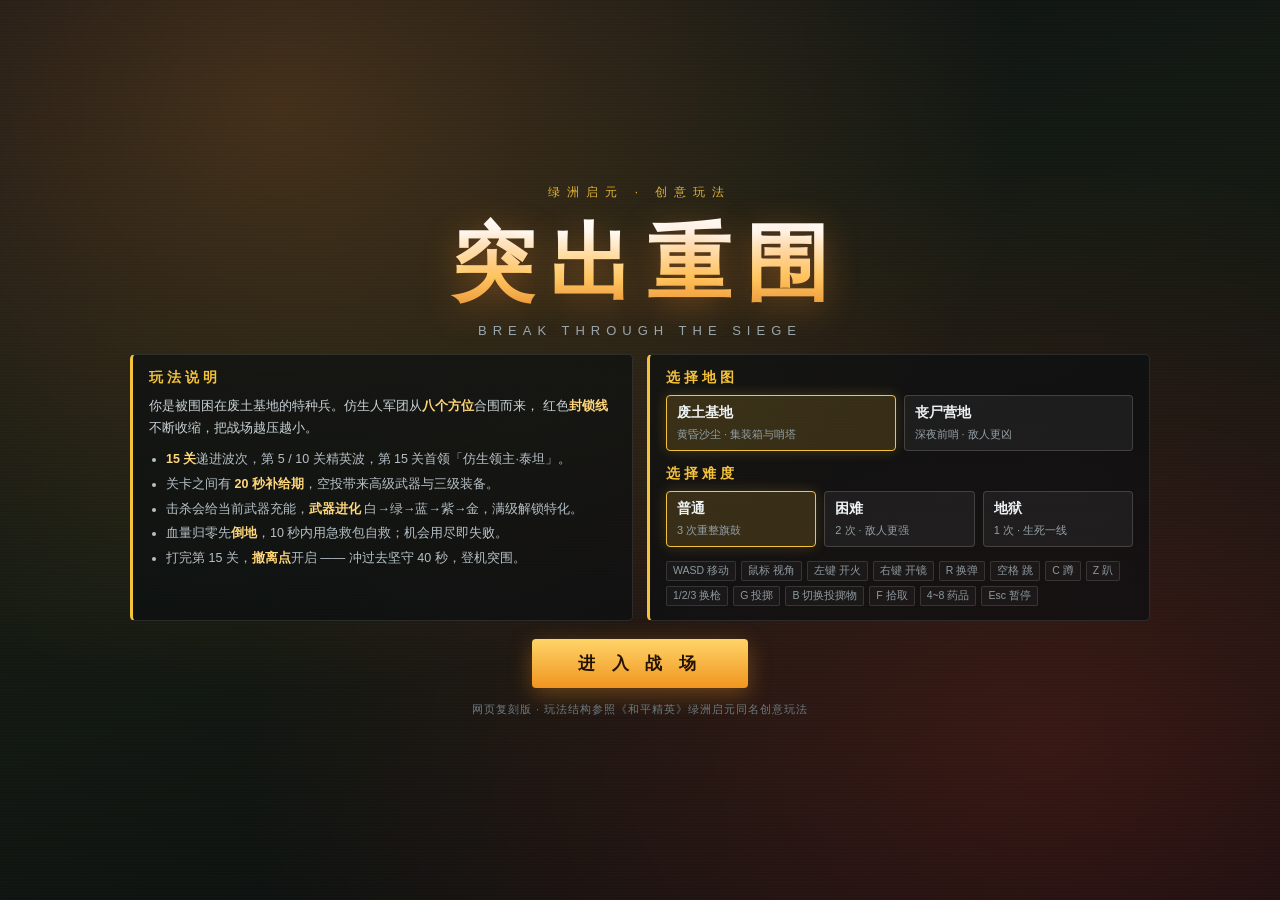
<file: tuchu/index.html>
<!doctype html>
<html lang="zh-CN">
<head>
<meta charset="utf-8">
<meta name="viewport" content="width=device-width,initial-scale=1,maximum-scale=1,user-scalable=no,viewport-fit=cover">
<meta name="theme-color" content="#0d1014">
<meta name="description" content="《和平精英 · 绿洲启元》创意玩法《突出重围》网页复刻版：15 关仿生人围攻、武器进化、封锁线收缩、突围撤离。">
<title>突出重围 · 绿洲启元</title>
<link rel="stylesheet" href="css/hud.css">
</head>
<body>
<div id="app">
  <canvas id="cv"></canvas>

  <!-- ══════════ 局内 HUD ══════════ -->
  <div id="hud" class="hidden">

    <!-- 罗盘 -->
    <div id="compass"><div id="compassStrip"></div><div id="compassMark"></div></div>

    <!-- 小地图 -->
    <div id="mapBox">
      <canvas id="minimap" width="320" height="320"></canvas>
      <div id="mapZoom">1x</div>
    </div>

    <!-- 存活 / 击杀 -->
    <div id="counters">
      <div class="cnt"><span class="lab">剩余敌人</span><span id="cAlive" class="val">0</span></div>
      <div class="cnt"><span class="lab">击杀</span><span id="cKill" class="val">0</span></div>
    </div>

    <!-- 击杀播报 -->
    <div id="killfeed"></div>

    <!-- 波次 / 补给期 -->
    <div id="phaseBar"><span id="phaseLabel">备战期</span><span id="phaseTime">00:30</span></div>

    <!-- BOSS 血条 -->
    <div id="bossBar" class="hidden">
      <div class="bname">仿生领主 · 泰坦</div>
      <div class="bwrap"><div id="bossFill"></div><i class="seg s1"></i><i class="seg s2"></i></div>
      <div id="bossPhase">阶段 1</div>
    </div>

    <!-- 准心 + 命中标记 -->
    <div id="reticle">
      <i class="l t"></i><i class="l b"></i><i class="l le"></i><i class="l r"></i><i class="dot"></i>
    </div>
    <div id="hitmark"><i></i><i></i><i></i><i></i></div>

    <!-- 受击方向 -->
    <div id="dmgDirs"></div>

    <!-- 关卡横幅 -->
    <div id="banner"><div class="bn1"></div><div class="bn2"></div></div>

    <!-- 提示 -->
    <div id="hint"></div>
    <div id="lockHint" class="hidden">点击画面锁定鼠标 · 进入射击视角</div>
    <div id="pickPrompt" class="hidden"><b id="pickName">物资</b><span id="pickKey">F</span></div>
    <div id="useBar" class="hidden"><div id="useFill"></div><span id="useName"></span></div>

    <!-- 屏幕效果 -->
    <div id="lowhp"></div>
    <div id="hurtFlash"></div>
    <div id="blockWarn" class="hidden">⚠ 警告：脱离作战区域</div>
    <div id="blindFx"></div>
    <div id="scopeMask" class="hidden"></div>

    <!-- 药品竖排 -->
    <div id="meds">
      <div class="med" data-item="bandage"><i class="ico bandage"></i><b>绷带</b><span class="n">0</span><em>4</em></div>
      <div class="med" data-item="firstaid"><i class="ico firstaid"></i><b>急救包</b><span class="n">0</span><em>5</em></div>
      <div class="med" data-item="medkit"><i class="ico medkit"></i><b>医疗箱</b><span class="n">0</span><em>6</em></div>
      <div class="med" data-item="energy"><i class="ico energy"></i><b>能量饮料</b><span class="n">0</span><em>7</em></div>
      <div class="med" data-item="adrenal"><i class="ico adrenal"></i><b>加速药剂</b><span class="n">0</span><em>8</em></div>
    </div>

    <!-- 底部：血条 + 护甲 -->
    <div id="vitals">
      <div id="armorIcons">
        <div class="ar" id="helmIcon"><svg viewBox="0 0 24 24"><path d="M12 3c5 0 8 3.4 8 8v4H4v-4c0-4.6 3-8 8-8z"/><rect x="3" y="15" width="18" height="3" rx="1"/></svg><b id="helmLv">2</b></div>
        <div class="ar" id="vestIcon"><svg viewBox="0 0 24 24"><path d="M8 3l4 3 4-3 4 2v14H4V5z"/></svg><b id="vestLv">2</b></div>
      </div>
      <div id="barsWrap">
        <div id="boostBar"><div id="boostFill"></div></div>
        <div id="hpBar">
          <div id="hpFill"></div><div id="hpGhost"></div>
          <i class="tick" style="left:25%"></i><i class="tick" style="left:50%"></i><i class="tick" style="left:75%"></i>
          <span id="hpText">100</span>
        </div>
      </div>
      <div id="reviveInfo"><span>重整旗鼓</span><b id="revN">3</b></div>
    </div>

    <!-- 倒地读秒 -->
    <div id="downed" class="hidden">
      <div class="dt">你已倒地</div>
      <div class="dr"><div id="downFill"></div></div>
      <div class="dh">使用 急救包 / 医疗箱 自救（<b id="downSec">10</b>s）</div>
    </div>

    <!-- 武器槽 -->
    <div id="weapons">
      <div class="wslot" data-slot="1">
        <div class="wtop"><b class="wname">—</b><i class="wq"></i></div>
        <div class="wgun"></div>
        <div class="wammo"><b>0</b><span>/0</span></div>
        <div class="wevo"><div class="wevoFill"></div><em class="wlv">Lv1</em></div>
        <div class="wkey">1</div>
      </div>
      <div class="wslot" data-slot="2">
        <div class="wtop"><b class="wname">—</b><i class="wq"></i></div>
        <div class="wgun"></div>
        <div class="wammo"><b>0</b><span>/0</span></div>
        <div class="wevo"><div class="wevoFill"></div><em class="wlv">Lv1</em></div>
        <div class="wkey">2</div>
      </div>
      <div class="wslot" data-slot="3">
        <div class="wtop"><b class="wname">—</b><i class="wq"></i></div>
        <div class="wgun"></div>
        <div class="wammo"><b>∞</b><span></span></div>
        <div class="wevo"><div class="wevoFill"></div><em class="wlv">Lv1</em></div>
        <div class="wkey">3</div>
      </div>
    </div>

    <!-- 换弹进度 -->
    <div id="reloadRing" class="hidden"><svg viewBox="0 0 40 40"><circle class="bg" cx="20" cy="20" r="16"/><circle id="reloadArc" cx="20" cy="20" r="16"/></svg><span>换弹</span></div>

    <!-- 左摇杆 -->
    <div id="stick"><div id="stickRing"></div><div id="stickKnob"></div></div>
    <div id="lookZone"></div>

    <!-- 右侧按钮 -->
    <div id="btns">
      <div class="btn round big" id="btnFire"><svg viewBox="0 0 24 24"><circle cx="12" cy="12" r="4.6"/><path d="M12 1v4M12 19v4M1 12h4M19 12h4"/></svg></div>
      <div class="btn round mid" id="btnFire2"><svg viewBox="0 0 24 24"><circle cx="12" cy="12" r="4.6"/><path d="M12 1v4M12 19v4M1 12h4M19 12h4"/></svg><em>开火</em></div>
      <div class="btn round" id="btnAds"><svg viewBox="0 0 24 24"><circle cx="12" cy="12" r="7.5"/><path d="M12 2v4M12 18v4M2 12h4M18 12h4"/></svg><em>开镜</em></div>
      <div class="btn round sm" id="btnReload"><svg viewBox="0 0 24 24"><path d="M20 12a8 8 0 1 1-2.4-5.7"/><path d="M20 3v5h-5"/></svg><em>换弹</em></div>
      <div class="btn round sm" id="btnJump"><svg viewBox="0 0 24 24"><path d="M12 20V6M6 12l6-6 6 6"/></svg><em>跳</em></div>
      <div class="btn round sm" id="btnCrouch"><svg viewBox="0 0 24 24"><circle cx="12" cy="5" r="2.4"/><path d="M12 8v5l-3 6M12 13l3 6M8 10h8"/></svg><em>蹲</em></div>
      <div class="btn round sm" id="btnProne"><svg viewBox="0 0 24 24"><circle cx="5" cy="10" r="2.2"/><path d="M8 12h11M8 15h8"/></svg><em>趴</em></div>
      <div class="btn round sm" id="btnPick"><svg viewBox="0 0 24 24"><path d="M4 8h16v12H4zM8 8V5a4 4 0 0 1 8 0v3"/></svg><em>拾取</em></div>
      <div class="btn round sm" id="btnThrow"><svg viewBox="0 0 24 24"><circle cx="12" cy="14" r="5.5"/><path d="M12 8.5V5h3"/></svg><em id="throwName">手雷</em></div>
      <div class="btn round xs" id="btnThrowCycle"><svg viewBox="0 0 24 24"><path d="M17 3l4 4-4 4M21 7H8a5 5 0 0 0 0 10h1"/></svg></div>
    </div>

    <div class="btn sq" id="btnPause"><svg viewBox="0 0 24 24"><path d="M8 5v14M16 5v14"/></svg></div>
    <div id="fps"></div>
  </div>

  <!-- ══════════ 开始界面 ══════════ -->
  <div id="menu">
    <div class="mbg"></div>
    <div class="mwrap">
      <div class="mlogo">
        <div class="oasis">绿洲启元 · 创意玩法</div>
        <h1>突出重围</h1>
        <div class="sub">BREAK&nbsp;THROUGH&nbsp;THE&nbsp;SIEGE</div>
      </div>

      <div class="mcols">
        <section class="mcard">
          <h3>玩法说明</h3>
          <p>你是被围困在废土基地的特种兵。仿生人军团从<b>八个方位</b>合围而来，
             红色<b>封锁线</b>不断收缩，把战场越压越小。</p>
          <ul>
            <li><b>15 关</b>递进波次，第 5 / 10 关精英波，第 15 关首领「仿生领主·泰坦」。</li>
            <li>关卡之间有 <b>20 秒补给期</b>，空投带来高级武器与三级装备。</li>
            <li>击杀会给当前武器充能，<b>武器进化</b> 白→绿→蓝→紫→金，满级解锁特化。</li>
            <li>血量归零先<b>倒地</b>，10 秒内用急救包自救；机会用尽即失败。</li>
            <li>打完第 15 关，<b>撤离点</b>开启 —— 冲过去坚守 40 秒，登机突围。</li>
          </ul>
        </section>

        <section class="mcard">
          <h3>选择地图</h3>
          <div class="picks" id="mapPicks">
            <button class="pick on" data-map="wasteland"><b>废土基地</b><span>黄昏沙尘 · 集装箱与哨塔</span></button>
            <button class="pick" data-map="zombie"><b>丧尸营地</b><span>深夜前哨 · 敌人更凶</span></button>
          </div>
          <h3>选择难度</h3>
          <div class="picks" id="diffPicks">
            <button class="pick on" data-diff="normal"><b>普通</b><span>3 次重整旗鼓</span></button>
            <button class="pick" data-diff="hard"><b>困难</b><span>2 次 · 敌人更强</span></button>
            <button class="pick" data-diff="hell"><b>地狱</b><span>1 次 · 生死一线</span></button>
          </div>
          <div class="keyhelp">
            <span>WASD 移动</span><span>鼠标 视角</span><span>左键 开火</span><span>右键 开镜</span>
            <span>R 换弹</span><span>空格 跳</span><span>C 蹲</span><span>Z 趴</span>
            <span>1/2/3 换枪</span><span>G 投掷</span><span>B 切换投掷物</span><span>F 拾取</span>
            <span>4~8 药品</span><span>Esc 暂停</span>
          </div>
        </section>
      </div>

      <button id="startBtn">进 入 战 场</button>
      <div class="mfoot">网页复刻版 · 玩法结构参照《和平精英》绿洲启元同名创意玩法</div>
    </div>
  </div>

  <!-- ══════════ 暂停 ══════════ -->
  <div id="pause" class="hidden">
    <div class="pbox">
      <h2>暂停</h2>
      <div class="prow"><span>音量</span><input id="volRange" type="range" min="0" max="100" value="85"></div>
      <div class="prow"><span>灵敏度</span><input id="sensRange" type="range" min="20" max="300" value="100"></div>
      <div class="prow"><span>画质</span>
        <div class="segbtns" id="qualityBtns">
          <button data-q="low">流畅</button><button data-q="mid" class="on">均衡</button><button data-q="high">高清</button>
        </div>
      </div>
      <button id="resumeBtn">继续战斗</button>
      <button id="quitBtn" class="ghost">退出到大厅</button>
    </div>
  </div>

  <!-- ══════════ 结算 ══════════ -->
  <div id="result" class="hidden">
    <div class="rbox">
      <div id="rTitle">突围成功</div>
      <div id="rTitleSub"></div>
      <div id="rRank"><span id="rTitleName">王牌·突出重围</span></div>
      <div class="rgrid">
        <div><b id="rWave">15</b><span>到达关卡</span></div>
        <div><b id="rKill">0</b><span>淘汰</span></div>
        <div><b id="rDmg">0</b><span>总伤害</span></div>
        <div><b id="rAcc">0%</b><span>命中率</span></div>
        <div><b id="rHead">0</b><span>爆头</span></div>
        <div><b id="rTime">00:00</b><span>存活时长</span></div>
      </div>
      <div class="rscore"><span>综合评分</span><b id="rScore">0</b></div>
      <div class="rbtns"><button id="againBtn">再来一局</button><button id="lobbyBtn" class="ghost">返回大厅</button></div>
    </div>
  </div>

  <div id="dmgLayer"></div>
  <div id="loading"><div class="ring"></div><span>正在载入战场…</span></div>
</div>

<script type="module" src="js/game.js"></script>
</body>
</html>
</file>
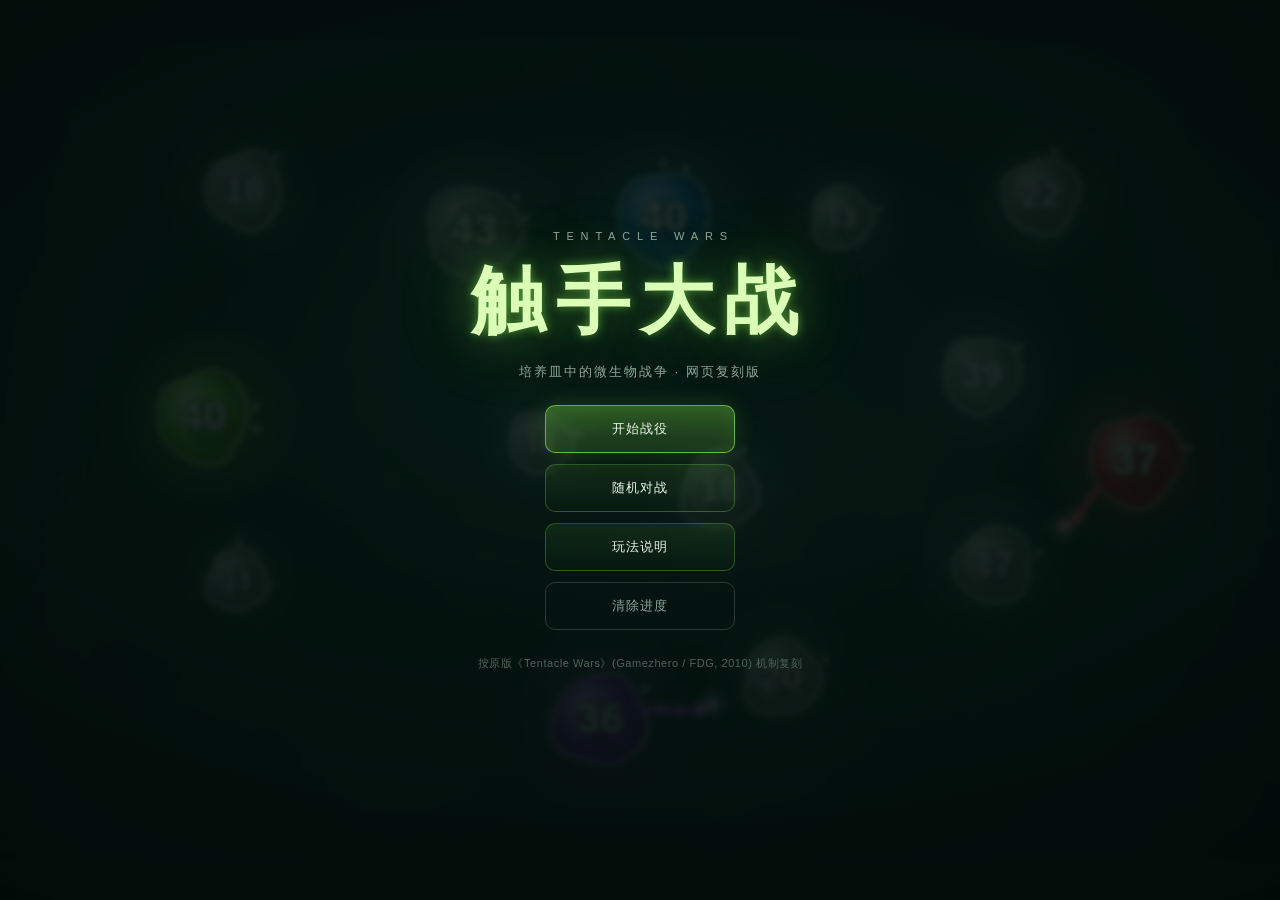
<file: virus-wars/index.html>
<!doctype html>
<html lang="zh-CN">
<head>
<meta charset="utf-8">
<meta name="viewport" content="width=device-width,initial-scale=1,maximum-scale=1,user-scalable=no,viewport-fit=cover">
<meta name="theme-color" content="#04100d">
<meta name="description" content="触手大战 — Tentacle Wars 网页复刻版。培养皿里的微生物战争。">
<title>触手大战 · Tentacle Wars</title>
<link rel="icon" href="data:image/svg+xml,<svg xmlns='http://www.w3.org/2000/svg' viewBox='0 0 100 100'><text y='.9em' font-size='90'>🦠</text></svg>">
<link rel="stylesheet" href="css/style.css">
</head>
<body>
<div id="app">
  <canvas id="game"></canvas>

  <!-- 覆盖层：竖屏时整层跟画面一起旋转 -->
  <div id="overlay">

  <!-- ======================= 游戏内 HUD ======================= -->
  <div id="hud" class="hidden">
    <div class="hud-left">
      <button class="icon-btn" id="btn-pause" title="暂停">❚❚</button>
      <div class="hud-level">
        <div class="hud-level-no" id="hud-no">关卡 1</div>
        <div class="hud-level-name" id="hud-name">初次接触</div>
      </div>
    </div>
    <div class="hud-mid">
      <div id="force-bar" class="force-bar"></div>
      <div id="hud-objective" class="hud-objective">同化所有敌方细胞</div>
    </div>
    <div class="hud-right">
      <div class="hud-timer" id="hud-timer">0:00</div>
      <button class="icon-btn" id="btn-sound" title="声音">🔊</button>
      <button class="icon-btn" id="btn-restart" title="重来">↻</button>
    </div>
  </div>

  <div id="tip" class="tip hidden"></div>
  <div id="rotate-hint" class="rotate-hint hidden">↻ 建议横屏游玩</div>
  </div>

  <!-- ======================= 主菜单 ======================= -->
  <div id="menu" class="screen">
    <div class="screen-inner">
      <div class="logo">
        <div class="logo-sub">TENTACLE WARS</div>
        <h1>触手大战</h1>
        <div class="logo-tag">培养皿中的微生物战争 · 网页复刻版</div>
      </div>
      <div class="menu-btns">
        <button class="btn primary" id="btn-campaign">开始战役</button>
        <button class="btn" id="btn-skirmish">随机对战</button>
        <button class="btn" id="btn-howto">玩法说明</button>
        <button class="btn ghost" id="btn-reset-save">清除进度</button>
      </div>
      <div class="credit">按原版《Tentacle Wars》(Gamezhero / FDG, 2010) 机制复刻</div>
    </div>
  </div>

  <!-- ======================= 选关 ======================= -->
  <div id="levels" class="screen hidden">
    <div class="screen-inner wide">
      <h2>选择关卡</h2>
      <div class="level-grid" id="level-grid"></div>
      <button class="btn ghost" data-back>返回</button>
    </div>
  </div>

  <!-- ======================= 随机对战设置 ======================= -->
  <div id="skirmish" class="screen hidden">
    <div class="screen-inner">
      <h2>随机对战</h2>
      <div class="opt-row">
        <span>敌方数量</span>
        <div class="seg" id="sk-enemies">
          <button data-v="1">1</button><button data-v="2" class="on">2</button><button data-v="3">3</button><button data-v="4">4</button>
        </div>
      </div>
      <div class="opt-row">
        <span>地图规模</span>
        <div class="seg" id="sk-size">
          <button data-v="s">小</button><button data-v="m" class="on">中</button><button data-v="l">大</button>
        </div>
      </div>
      <div class="opt-row">
        <span>难度</span>
        <div class="seg" id="sk-diff">
          <button data-v="e">轻松</button><button data-v="n" class="on">普通</button><button data-v="h">困难</button><button data-v="x">噩梦</button>
        </div>
      </div>
      <div class="menu-btns">
        <button class="btn primary" id="btn-sk-start">进入培养皿</button>
        <button class="btn ghost" data-back>返回</button>
      </div>
    </div>
  </div>

  <!-- ======================= 玩法说明 ======================= -->
  <div id="howto" class="screen hidden">
    <div class="screen-inner wide scroll">
      <h2>玩法说明</h2>
      <div class="howto-grid">
        <section>
          <h3>目标</h3>
          <p>把培养皿里<strong>所有敌方细胞</strong>同化成绿色即可通关。绿色细胞全部失守则失败。</p>
        </section>
        <section>
          <h3>伸出触手</h3>
          <p>从<strong>自己的细胞拖拽</strong>到目标细胞（也可以先点自己、再点目标）。触手会一节一节长过去，<strong>每长出一节消耗 1 点能量</strong>。</p>
        </section>
        <section>
          <h3>同化</h3>
          <p>触手接上以后开始输送能量：对<strong>敌方/中立</strong>细胞每输送 1 点，对方数字 −1；数字归零的瞬间它就变成你的，并重置为 10 点能量。对<strong>自己人</strong>输送则是 +1，用来补血。</p>
        </section>
        <section>
          <h3>剪断 · 注射</h3>
          <p>点一下自己的触手，或者在屏幕上<strong>划一刀</strong>，就能剪断它。<strong>触手上有几节，就一次性射进对面几点能量</strong>——这是原版的"注射"战术：先养一条长触手，再剪断，瞬间秒杀。<br>还没接上的触手被剪断则把能量退回本体。</p>
        </section>
        <section>
          <h3>进化</h3>
          <p>能量累积到 <b>15 / 40 / 80 / 120 / 160</b> 时细胞进化一级（跌到 5 / 30 / 60 / 100 / 140 以下会退化）。<br>等级越高 → <strong>触手输送更快</strong>，能同时伸出的触手更多（1 → 2 → 3 条）。<br>能量恢复速度固定：<strong>每 2 秒 +1</strong>，进化不会加快恢复。</p>
        </section>
        <section>
          <h3>颜色</h3>
          <p><span class="dot f1"></span>绿色是你　<span class="dot f0"></span>灰色是中立（不会自己恢复能量）<br><span class="dot f2"></span><span class="dot f3"></span><span class="dot f4"></span><span class="dot f5"></span>其余颜色都是敌方菌群，其中<strong>紫菌</strong>最狡猾，会主动防守并使用注射战术。</p>
        </section>
      </div>
      <button class="btn ghost" data-back>返回</button>
    </div>
  </div>

  <!-- ======================= 暂停 ======================= -->
  <div id="pause" class="screen dim hidden">
    <div class="screen-inner">
      <h2>暂停</h2>
      <div class="menu-btns">
        <button class="btn primary" id="btn-resume">继续</button>
        <button class="btn" id="btn-pause-restart">重新开始</button>
        <button class="btn ghost" id="btn-pause-menu">返回主菜单</button>
      </div>
    </div>
  </div>

  <!-- ======================= 结算 ======================= -->
  <div id="result" class="screen dim hidden">
    <div class="screen-inner">
      <h2 id="result-title">培养皿已被同化</h2>
      <div class="stars" id="result-stars"><span>★</span><span>★</span><span>★</span></div>
      <div class="result-meta" id="result-meta"></div>
      <div class="menu-btns">
        <button class="btn primary" id="btn-next">下一关</button>
        <button class="btn" id="btn-retry">再来一次</button>
        <button class="btn ghost" id="btn-result-menu">选择关卡</button>
      </div>
    </div>
  </div>

</div>

<script src="js/audio.js"></script>
<script src="js/core.js"></script>
<script src="js/levels.js"></script>
<script src="js/ai.js"></script>
<script src="js/render.js"></script>
<script src="js/game.js"></script>
<script src="js/main.js"></script>
</body>
</html>
</file>
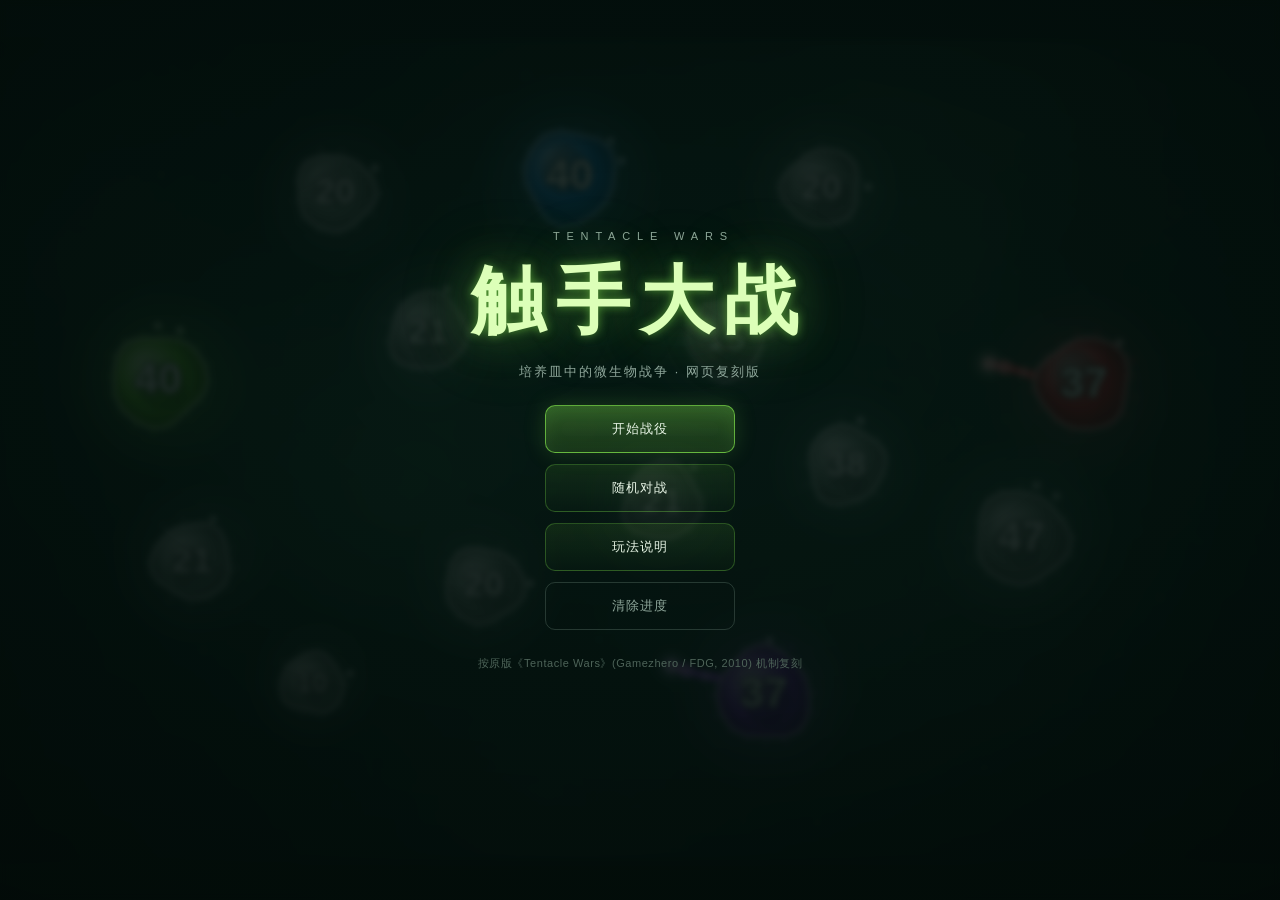
<file: virus-wars/standalone.html>
<!doctype html>
<html lang="zh-CN">
<head>
<meta charset="utf-8">
<meta name="viewport" content="width=device-width,initial-scale=1,maximum-scale=1,user-scalable=no,viewport-fit=cover">
<meta name="theme-color" content="#04100d">
<meta name="description" content="触手大战 — Tentacle Wars 网页复刻版。培养皿里的微生物战争。">
<title>触手大战 · Tentacle Wars</title>
<link rel="icon" href="data:image/svg+xml,<svg xmlns='http://www.w3.org/2000/svg' viewBox='0 0 100 100'><text y='.9em' font-size='90'>🦠</text></svg>">
<style>
/* ===========================================================
   触手大战 / Tentacle Wars — 网页复刻版
   =========================================================== */

:root{
  --bg:        #04100d;
  --bg2:       #071a15;
  --ink:       #e8f5e6;
  --ink-dim:   #8fa79b;
  --green:     #7fe04a;
  --green-dk:  #2c6a1c;
  --line:      rgba(127,224,74,.28);
  --panel:     rgba(6,24,19,.92);
}

*{box-sizing:border-box;-webkit-tap-highlight-color:transparent}

html,body{
  margin:0;padding:0;height:100%;
  background:var(--bg);
  color:var(--ink);
  font-family:-apple-system,BlinkMacSystemFont,"Segoe UI","PingFang SC","Hiragino Sans GB","Microsoft YaHei",sans-serif;
  overflow:hidden;
  overscroll-behavior:none;
  user-select:none;-webkit-user-select:none;
}

#app{position:fixed;inset:0;overflow:hidden}

#game{
  position:absolute;inset:0;
  width:100%;height:100%;
  display:block;
  touch-action:none;
}

.hidden{display:none !important}

/* ---------------------------- 通用控件 ---------------------------- */

.btn{
  appearance:none;border:1px solid var(--line);
  background:linear-gradient(180deg,rgba(127,224,74,.10),rgba(127,224,74,.02));
  color:var(--ink);
  font:600 16px/1 inherit;
  padding:14px 26px;border-radius:10px;
  cursor:pointer;letter-spacing:.06em;
  transition:transform .08s ease,background .18s ease,border-color .18s ease;
  min-width:190px;
}
.btn:hover{background:rgba(127,224,74,.18);border-color:rgba(127,224,74,.55)}
.btn:active{transform:translateY(1px) scale(.99)}
.btn.primary{
  background:linear-gradient(180deg,rgba(127,224,74,.34),rgba(127,224,74,.12));
  border-color:rgba(127,224,74,.7);
  box-shadow:0 0 22px rgba(127,224,74,.18),inset 0 0 18px rgba(127,224,74,.10);
}
.btn.ghost{background:transparent;border-color:rgba(160,190,175,.22);color:var(--ink-dim)}
.btn.ghost:hover{color:var(--ink);border-color:rgba(160,190,175,.5)}

.icon-btn{
  appearance:none;border:1px solid var(--line);border-radius:9px;
  background:rgba(6,24,19,.7);color:var(--ink);
  width:38px;height:38px;font-size:15px;line-height:1;cursor:pointer;
  display:grid;place-items:center;
  transition:background .15s ease;
}
.icon-btn:hover{background:rgba(127,224,74,.2)}

/* ---------------------------- 全屏面板 ---------------------------- */

.screen{
  position:absolute;inset:0;z-index:20;
  display:grid;place-items:center;
  padding:24px;
  background:radial-gradient(120% 90% at 50% 40%,rgba(4,20,16,.86),rgba(2,9,7,.97));
  backdrop-filter:blur(3px);-webkit-backdrop-filter:blur(3px);
  animation:fade .25s ease;
}
.screen.dim{background:rgba(2,9,7,.82)}
@keyframes fade{from{opacity:0}to{opacity:1}}

.screen-inner{
  width:min(460px,100%);
  text-align:center;
  display:flex;flex-direction:column;align-items:center;gap:18px;
}
.screen-inner.wide{width:min(900px,100%)}
.screen-inner.scroll{max-height:88vh;overflow:auto;padding-right:6px}

.screen h2{
  margin:0;font-size:clamp(20px,4.4vw,28px);font-weight:700;letter-spacing:.22em;
  color:var(--green);text-shadow:0 0 24px rgba(127,224,74,.35);
}
.screen h3{margin:0 0 6px;font-size:15px;color:var(--green);letter-spacing:.1em}
.screen p{margin:0;font-size:14px;line-height:1.75;color:#c3d6c8}
.screen strong,.screen b{color:#eaffdc}

.menu-btns{display:flex;flex-direction:column;gap:11px;align-items:center;width:100%}

/* ---------------------------- LOGO ---------------------------- */

.logo{margin-bottom:6px}
.logo-sub{font-size:11px;letter-spacing:.62em;color:var(--ink-dim);margin-bottom:10px;padding-left:.62em}
.logo h1{
  margin:0;font-size:clamp(42px,11vw,74px);font-weight:800;letter-spacing:.14em;
  color:#dcffb8;
  text-shadow:0 0 10px rgba(127,224,74,.55),0 0 44px rgba(127,224,74,.34),0 0 90px rgba(127,224,74,.18);
}
.logo-tag{margin-top:12px;font-size:12.5px;color:var(--ink-dim);letter-spacing:.16em}
.credit{margin-top:8px;font-size:11px;color:#4e6459;letter-spacing:.05em}

/* ---------------------------- 选关 ---------------------------- */

.level-grid{
  display:grid;grid-template-columns:repeat(auto-fill,minmax(96px,1fr));
  gap:10px;width:100%;max-height:64vh;overflow:auto;padding:4px;
}
.lv{
  position:relative;aspect-ratio:1/.82;
  border:1px solid var(--line);border-radius:11px;
  background:linear-gradient(180deg,rgba(127,224,74,.08),rgba(127,224,74,.01));
  color:var(--ink);cursor:pointer;
  display:flex;flex-direction:column;align-items:center;justify-content:center;gap:3px;
  transition:transform .1s ease,background .18s ease;
  font-family:inherit;
}
.lv:hover{background:rgba(127,224,74,.2);transform:translateY(-2px)}
.lv .n{font-size:21px;font-weight:800;line-height:1}
.lv .t{font-size:10px;color:var(--ink-dim);letter-spacing:.04em;max-width:92%;overflow:hidden;text-overflow:ellipsis;white-space:nowrap}
.lv .s{font-size:10px;color:#ffd85e;letter-spacing:2px;height:12px}
.lv.locked{opacity:.34;cursor:not-allowed;border-style:dashed}
.lv.locked:hover{transform:none;background:rgba(127,224,74,.02)}

/* ---------------------------- 分段选择 ---------------------------- */

.opt-row{display:flex;align-items:center;justify-content:space-between;gap:14px;width:100%;font-size:14px;color:#c3d6c8}
.seg{display:flex;border:1px solid var(--line);border-radius:9px;overflow:hidden}
.seg button{
  appearance:none;border:0;background:transparent;color:var(--ink-dim);
  padding:9px 15px;font:600 13px/1 inherit;cursor:pointer;transition:.15s;
}
.seg button+button{border-left:1px solid var(--line)}
.seg button.on{background:rgba(127,224,74,.28);color:#eaffdc}

/* ---------------------------- 玩法说明 ---------------------------- */

.howto-grid{
  display:grid;grid-template-columns:repeat(auto-fit,minmax(250px,1fr));
  gap:16px;text-align:left;width:100%;
}
.howto-grid section{
  border:1px solid rgba(127,224,74,.16);border-radius:12px;
  padding:14px 16px;background:rgba(127,224,74,.035);
}
.dot{display:inline-block;width:11px;height:11px;border-radius:50%;margin:0 3px -1px 0;vertical-align:middle}
.dot.f0{background:#93a49b}.dot.f1{background:#7fe04a}.dot.f2{background:#f9453f}
.dot.f3{background:#38a1f7}.dot.f4{background:#b163ff}.dot.f5{background:#ffa22e}

/* ---------------------------- HUD ---------------------------- */

#overlay{
  position:absolute;inset:0;z-index:10;
  pointer-events:none;
  transform-origin:0 0;
}

#hud{
  position:absolute;top:0;left:0;right:0;z-index:10;
  display:flex;align-items:flex-start;justify-content:space-between;gap:12px;
  padding:calc(10px + env(safe-area-inset-top)) 14px 10px;
  pointer-events:none;
  background:linear-gradient(180deg,rgba(2,10,8,.78),rgba(2,10,8,0));
}
#hud button{pointer-events:auto}
.hud-left,.hud-right{display:flex;align-items:center;gap:8px}
.hud-level-no{font-size:10px;letter-spacing:.24em;color:var(--ink-dim)}
.hud-level-name{font-size:15px;font-weight:700;letter-spacing:.08em;margin-top:2px}
.hud-mid{flex:1;max-width:340px;display:flex;flex-direction:column;align-items:center;gap:5px;padding-top:4px}
.hud-objective{font-size:10.5px;color:var(--ink-dim);letter-spacing:.1em}
.hud-timer{font-size:13px;color:var(--ink-dim);font-variant-numeric:tabular-nums;min-width:38px;text-align:right}

.force-bar{
  width:100%;height:7px;border-radius:4px;overflow:hidden;
  display:flex;border:1px solid rgba(255,255,255,.1);
  background:rgba(255,255,255,.05);
}
.force-bar i{display:block;height:100%;transition:width .35s ease}

/* ---------------------------- 提示条 ---------------------------- */

.tip{
  position:absolute;left:50%;bottom:calc(22px + env(safe-area-inset-bottom));
  transform:translateX(-50%);
  z-index:11;pointer-events:none;
  max-width:min(620px,88vw);
  padding:11px 20px;border-radius:26px;
  background:rgba(5,22,17,.92);border:1px solid rgba(127,224,74,.3);
  font-size:13.5px;line-height:1.6;color:#d7ead9;text-align:center;
  box-shadow:0 6px 30px rgba(0,0,0,.5);
  animation:tipin .3s ease;
}
.tip b{color:var(--green)}
@keyframes tipin{from{opacity:0;transform:translate(-50%,12px)}to{opacity:1;transform:translate(-50%,0)}}

/* ---------------------------- 结算 ---------------------------- */

.stars{display:flex;gap:12px;font-size:36px;color:#2c3b33}
.stars span.on{color:#ffd85e;text-shadow:0 0 20px rgba(255,216,94,.55);animation:pop .4s backwards}
.stars span.on:nth-child(1){animation-delay:.05s}
.stars span.on:nth-child(2){animation-delay:.2s}
.stars span.on:nth-child(3){animation-delay:.35s}
@keyframes pop{from{transform:scale(0) rotate(-40deg);opacity:0}to{transform:none;opacity:1}}
.result-meta{font-size:13px;color:var(--ink-dim);letter-spacing:.08em}

/* ---------------------------- 竖屏提示 ---------------------------- */

.rotate-hint{
  position:absolute;left:50%;top:70px;transform:translateX(-50%);
  z-index:12;pointer-events:none;font-size:12px;letter-spacing:.16em;color:var(--ink-dim);
  background:rgba(4,16,13,.8);padding:7px 15px;border-radius:20px;
  border:1px solid rgba(127,224,74,.2);
  animation:fade .4s ease;
}

/* ---------------------------- 窄屏适配 ---------------------------- */

@media (max-width:560px){
  .btn{min-width:0;width:100%;padding:13px 18px;font-size:15px}
  .hud-level-name{font-size:13px}
  .hud-mid{max-width:180px}
  .icon-btn{width:34px;height:34px}
  .screen{padding:18px}
  .level-grid{grid-template-columns:repeat(auto-fill,minmax(78px,1fr))}
  .opt-row{flex-direction:column;align-items:stretch;gap:8px}
  .seg{width:100%}
  .seg button{flex:1}
}

</style>
</head>
<body>
<div id="app">
  <canvas id="game"></canvas>

  <!-- 覆盖层：竖屏时整层跟画面一起旋转 -->
  <div id="overlay">

  <!-- ======================= 游戏内 HUD ======================= -->
  <div id="hud" class="hidden">
    <div class="hud-left">
      <button class="icon-btn" id="btn-pause" title="暂停">❚❚</button>
      <div class="hud-level">
        <div class="hud-level-no" id="hud-no">关卡 1</div>
        <div class="hud-level-name" id="hud-name">初次接触</div>
      </div>
    </div>
    <div class="hud-mid">
      <div id="force-bar" class="force-bar"></div>
      <div id="hud-objective" class="hud-objective">同化所有敌方细胞</div>
    </div>
    <div class="hud-right">
      <div class="hud-timer" id="hud-timer">0:00</div>
      <button class="icon-btn" id="btn-sound" title="声音">🔊</button>
      <button class="icon-btn" id="btn-restart" title="重来">↻</button>
    </div>
  </div>

  <div id="tip" class="tip hidden"></div>
  <div id="rotate-hint" class="rotate-hint hidden">↻ 建议横屏游玩</div>
  </div>

  <!-- ======================= 主菜单 ======================= -->
  <div id="menu" class="screen">
    <div class="screen-inner">
      <div class="logo">
        <div class="logo-sub">TENTACLE WARS</div>
        <h1>触手大战</h1>
        <div class="logo-tag">培养皿中的微生物战争 · 网页复刻版</div>
      </div>
      <div class="menu-btns">
        <button class="btn primary" id="btn-campaign">开始战役</button>
        <button class="btn" id="btn-skirmish">随机对战</button>
        <button class="btn" id="btn-howto">玩法说明</button>
        <button class="btn ghost" id="btn-reset-save">清除进度</button>
      </div>
      <div class="credit">按原版《Tentacle Wars》(Gamezhero / FDG, 2010) 机制复刻</div>
    </div>
  </div>

  <!-- ======================= 选关 ======================= -->
  <div id="levels" class="screen hidden">
    <div class="screen-inner wide">
      <h2>选择关卡</h2>
      <div class="level-grid" id="level-grid"></div>
      <button class="btn ghost" data-back>返回</button>
    </div>
  </div>

  <!-- ======================= 随机对战设置 ======================= -->
  <div id="skirmish" class="screen hidden">
    <div class="screen-inner">
      <h2>随机对战</h2>
      <div class="opt-row">
        <span>敌方数量</span>
        <div class="seg" id="sk-enemies">
          <button data-v="1">1</button><button data-v="2" class="on">2</button><button data-v="3">3</button><button data-v="4">4</button>
        </div>
      </div>
      <div class="opt-row">
        <span>地图规模</span>
        <div class="seg" id="sk-size">
          <button data-v="s">小</button><button data-v="m" class="on">中</button><button data-v="l">大</button>
        </div>
      </div>
      <div class="opt-row">
        <span>难度</span>
        <div class="seg" id="sk-diff">
          <button data-v="e">轻松</button><button data-v="n" class="on">普通</button><button data-v="h">困难</button><button data-v="x">噩梦</button>
        </div>
      </div>
      <div class="menu-btns">
        <button class="btn primary" id="btn-sk-start">进入培养皿</button>
        <button class="btn ghost" data-back>返回</button>
      </div>
    </div>
  </div>

  <!-- ======================= 玩法说明 ======================= -->
  <div id="howto" class="screen hidden">
    <div class="screen-inner wide scroll">
      <h2>玩法说明</h2>
      <div class="howto-grid">
        <section>
          <h3>目标</h3>
          <p>把培养皿里<strong>所有敌方细胞</strong>同化成绿色即可通关。绿色细胞全部失守则失败。</p>
        </section>
        <section>
          <h3>伸出触手</h3>
          <p>从<strong>自己的细胞拖拽</strong>到目标细胞（也可以先点自己、再点目标）。触手会一节一节长过去，<strong>每长出一节消耗 1 点能量</strong>。</p>
        </section>
        <section>
          <h3>同化</h3>
          <p>触手接上以后开始输送能量：对<strong>敌方/中立</strong>细胞每输送 1 点，对方数字 −1；数字归零的瞬间它就变成你的，并重置为 10 点能量。对<strong>自己人</strong>输送则是 +1，用来补血。</p>
        </section>
        <section>
          <h3>剪断 · 注射</h3>
          <p>点一下自己的触手，或者在屏幕上<strong>划一刀</strong>，就能剪断它。<strong>触手上有几节，就一次性射进对面几点能量</strong>——这是原版的"注射"战术：先养一条长触手，再剪断，瞬间秒杀。<br>还没接上的触手被剪断则把能量退回本体。</p>
        </section>
        <section>
          <h3>进化</h3>
          <p>能量累积到 <b>15 / 40 / 80 / 120 / 160</b> 时细胞进化一级（跌到 5 / 30 / 60 / 100 / 140 以下会退化）。<br>等级越高 → <strong>触手输送更快</strong>，能同时伸出的触手更多（1 → 2 → 3 条）。<br>能量恢复速度固定：<strong>每 2 秒 +1</strong>，进化不会加快恢复。</p>
        </section>
        <section>
          <h3>颜色</h3>
          <p><span class="dot f1"></span>绿色是你　<span class="dot f0"></span>灰色是中立（不会自己恢复能量）<br><span class="dot f2"></span><span class="dot f3"></span><span class="dot f4"></span><span class="dot f5"></span>其余颜色都是敌方菌群，其中<strong>紫菌</strong>最狡猾，会主动防守并使用注射战术。</p>
        </section>
      </div>
      <button class="btn ghost" data-back>返回</button>
    </div>
  </div>

  <!-- ======================= 暂停 ======================= -->
  <div id="pause" class="screen dim hidden">
    <div class="screen-inner">
      <h2>暂停</h2>
      <div class="menu-btns">
        <button class="btn primary" id="btn-resume">继续</button>
        <button class="btn" id="btn-pause-restart">重新开始</button>
        <button class="btn ghost" id="btn-pause-menu">返回主菜单</button>
      </div>
    </div>
  </div>

  <!-- ======================= 结算 ======================= -->
  <div id="result" class="screen dim hidden">
    <div class="screen-inner">
      <h2 id="result-title">培养皿已被同化</h2>
      <div class="stars" id="result-stars"><span>★</span><span>★</span><span>★</span></div>
      <div class="result-meta" id="result-meta"></div>
      <div class="menu-btns">
        <button class="btn primary" id="btn-next">下一关</button>
        <button class="btn" id="btn-retry">再来一次</button>
        <button class="btn ghost" id="btn-result-menu">选择关卡</button>
      </div>
    </div>
  </div>

</div>

<script>
/* ===========================================================
   Sfx — 纯 WebAudio 合成音效，不依赖任何外部资源
   =========================================================== */
(function (global) {
  'use strict';

  var Sfx = {
    ctx: null,
    master: null,
    enabled: true,
    _lastPulse: 0,

    init: function () {
      if (this.ctx) return;
      var AC = global.AudioContext || global.webkitAudioContext;
      if (!AC) { this.enabled = false; return; }
      this.ctx = new AC();
      this.master = this.ctx.createGain();
      this.master.gain.value = 0.32;
      this.master.connect(this.ctx.destination);
    },

    /** 浏览器要求用户手势后才能出声 */
    resume: function () {
      this.init();
      if (this.ctx && this.ctx.state === 'suspended') this.ctx.resume();
    },

    setEnabled: function (on) {
      this.enabled = on;
      if (this.master) this.master.gain.value = on ? 0.32 : 0;
    },

    _tone: function (o) {
      if (!this.enabled || !this.ctx) return;
      var ctx = this.ctx, t0 = ctx.currentTime + (o.delay || 0);
      var osc = ctx.createOscillator();
      var g = ctx.createGain();
      osc.type = o.type || 'sine';
      osc.frequency.setValueAtTime(o.f, t0);
      if (o.f2) osc.frequency.exponentialRampToValueAtTime(Math.max(1, o.f2), t0 + o.dur);
      g.gain.setValueAtTime(0.0001, t0);
      g.gain.exponentialRampToValueAtTime(o.gain || 0.2, t0 + 0.012);
      g.gain.exponentialRampToValueAtTime(0.0001, t0 + o.dur);
      osc.connect(g); g.connect(this.master);
      osc.start(t0); osc.stop(t0 + o.dur + 0.02);
    },

    _noise: function (dur, gain, freq, delay) {
      if (!this.enabled || !this.ctx) return;
      var ctx = this.ctx, t0 = ctx.currentTime + (delay || 0);
      var n = Math.floor(ctx.sampleRate * dur);
      var buf = ctx.createBuffer(1, n, ctx.sampleRate);
      var d = buf.getChannelData(0);
      for (var i = 0; i < n; i++) d[i] = (Math.random() * 2 - 1) * (1 - i / n);
      var src = ctx.createBufferSource(); src.buffer = buf;
      var flt = ctx.createBiquadFilter(); flt.type = 'bandpass';
      flt.frequency.value = freq || 900; flt.Q.value = 0.9;
      var g = ctx.createGain(); g.gain.value = gain || 0.15;
      src.connect(flt); flt.connect(g); g.connect(this.master);
      src.start(t0);
    },

    /* ---------- 具体音效 ---------- */

    connect: function () { this._tone({ f: 220, f2: 520, dur: 0.22, type: 'triangle', gain: 0.18 }); },

    reject: function () { this._tone({ f: 160, f2: 90, dur: 0.16, type: 'square', gain: 0.09 }); },

    cut: function () { this._noise(0.2, 0.22, 1600); this._tone({ f: 700, f2: 200, dur: 0.14, type: 'sawtooth', gain: 0.08 }); },

    inject: function () {
      this._tone({ f: 300, f2: 1100, dur: 0.18, type: 'sawtooth', gain: 0.16 });
      this._noise(0.22, 0.18, 2200, 0.02);
    },

    pulse: function () {
      // 输送能量的滴答声：限流，避免同一帧堆叠
      var now = performance.now();
      if (now - this._lastPulse < 55) return;
      this._lastPulse = now;
      this._tone({ f: 640 + Math.random() * 90, dur: 0.05, type: 'sine', gain: 0.045 });
    },

    capture: function (mine) {
      var base = mine ? 330 : 200;
      this._tone({ f: base, dur: 0.3, type: 'triangle', gain: 0.16 });
      this._tone({ f: base * 1.5, dur: 0.3, type: 'triangle', gain: 0.11, delay: 0.06 });
      this._tone({ f: base * 2, dur: 0.34, type: 'sine', gain: 0.09, delay: 0.12 });
    },

    evolve: function () {
      this._tone({ f: 420, f2: 840, dur: 0.28, type: 'triangle', gain: 0.11 });
    },

    win: function () {
      var n = [392, 494, 587, 784];
      for (var i = 0; i < n.length; i++) this._tone({ f: n[i], dur: 0.55, type: 'triangle', gain: 0.15, delay: i * 0.13 });
    },

    lose: function () {
      var n = [330, 262, 220, 165];
      for (var i = 0; i < n.length; i++) this._tone({ f: n[i], dur: 0.6, type: 'sawtooth', gain: 0.1, delay: i * 0.17 });
    },

    click: function () { this._tone({ f: 520, dur: 0.05, type: 'square', gain: 0.06 }); }
  };

  global.Sfx = Sfx;
})(window);

</script>
<script>
/* ===========================================================
   core.js — 常量、阵营、细胞与触手的模拟逻辑
   规则依据原版《Tentacle Wars》:
     · 所有细胞每 2 秒恢复 1 点能量（中立细胞不恢复）
     · 能量到 15/40/80/120/160 进化，跌破 5/30/60/100/140 退化
     · 进化不加快恢复，只提升「触手输送力」与可同时伸出的触手数(1~3)
     · 触手每一节 = 1 点能量，由本体支付
     · 接通后每输送 1 点：友方 +1 / 敌方 −1；敌方归零即被同化，重置为 10 点
     · 剪断已接通的触手 → 触手上剩余节数一次性注入对面（注射战术）
     · 剪断未接通的触手 → 能量退回本体
   =========================================================== */
(function (global) {
  'use strict';

  /* ---------------------------- 常量 ---------------------------- */

  var WORLD_W = 1000, WORLD_H = 640;

  var EVOLVE_UP   = [15, 40, 80, 120, 160];   // 升级门槛
  var EVOLVE_DOWN = [5, 30, 60, 100, 140];    // 退化门槛（迟滞）
  var LEVEL_RADIUS = [24, 30, 36, 42, 48, 55];
  var MAX_LEVEL = 5;

  var REGEN        = 0.5;   // 每秒恢复能量（= 每 2 秒 +1）
  var NODE_SPACING = 15;    // 触手每节的像素间距（1 节 = 1 能量）
  var GROW_SPEED   = 86;    // 触手生长速度 px/s
  var PULSE_SPEED  = 265;   // 能量沿触手流动速度 px/s
  var PUMP_BASE    = 1.5;   // 0 级细胞每秒输送量
  var PUMP_PER_LV  = 0.5;   // 每提升一级增加的输送量
  var CAPTURE_ENERGY = 10;  // 被同化后重置到的能量

  /** 阵营。0=中立，1=玩家，2+ = 敌方 */
  var FACTIONS = [
    { id: 0, name: '中立',   h: 150, s: 8,  l: 62 },
    { id: 1, name: '你',     h: 96,  s: 72, l: 55 },
    { id: 2, name: '赤菌',   h: 355, s: 82, l: 58 },
    { id: 3, name: '蓝菌',   h: 206, s: 88, l: 57 },
    { id: 4, name: '紫菌',   h: 275, s: 76, l: 63 },
    { id: 5, name: '橙菌',   h: 32,  s: 92, l: 55 }
  ];
  var PLAYER = 1;

  /** 取阵营色，可覆盖亮度与透明度 */
  function fcol(id, l, a) {
    var f = FACTIONS[id] || FACTIONS[0];
    var L = (l === undefined || l === null) ? f.l : l;
    if (a === undefined || a === null) return 'hsl(' + f.h + ',' + f.s + '%,' + L + '%)';
    return 'hsla(' + f.h + ',' + f.s + '%,' + L + '%,' + a + ')';
  }

  function clamp(v, a, b) { return v < a ? a : (v > b ? b : v); }
  function dist(ax, ay, bx, by) { var dx = bx - ax, dy = by - ay; return Math.sqrt(dx * dx + dy * dy); }

  /* ---------------------------- 细胞 ---------------------------- */

  var _cellId = 0;

  function Cell(x, y, owner, energy, maxEnergy) {
    this.id = ++_cellId;
    this.x = x; this.y = y;
    this.owner = owner | 0;
    this.energy = energy;
    this.maxEnergy = maxEnergy || 100;
    this.level = 0;
    this.seed = Math.random() * 100;
    this.spin = Math.random() * Math.PI * 2;
    this.flash = 0;        // 被击中/被同化时的高光
    this.captureAnim = 0;  // 同化动画进度
    this.hitDir = 0;
    this.pop = 0;          // 进化时的缩放弹跳
    this.syncLevel(true);
  }

  Cell.prototype.radius = function () {
    var r = LEVEL_RADIUS[this.level];
    return r * (1 + this.pop * 0.18);
  };

  /** 根据能量刷新等级（带迟滞），返回是否进化了 */
  Cell.prototype.syncLevel = function (silent) {
    var changed = 0, guard = 0;
    while (guard++ < 12) {
      if (this.level < MAX_LEVEL && this.energy >= EVOLVE_UP[this.level]) { this.level++; changed = 1; }
      else if (this.level > 0 && this.energy < EVOLVE_DOWN[this.level - 1]) { this.level--; changed = -1; }
      else break;
    }
    if (changed > 0 && !silent) this.pop = 1;
    return changed;
  };

  /** 触手输送力（能量/秒） */
  Cell.prototype.pumpRate = function () { return PUMP_BASE + PUMP_PER_LV * this.level; };

  /** 可同时伸出的触手数：1 → 2(40能量) → 3(120能量) */
  Cell.prototype.maxTentacles = function () { return Math.min(3, 1 + Math.floor(this.level / 2)); };

  Cell.prototype.isNeutral = function () { return this.owner === 0; };

  Cell.prototype.update = function (dt) {
    if (!this.isNeutral() && this.energy < this.maxEnergy) {
      this.energy = Math.min(this.maxEnergy, this.energy + REGEN * dt);
    }
    this.syncLevel();
    this.spin += dt * (0.12 + this.level * 0.02);
    if (this.flash > 0) this.flash = Math.max(0, this.flash - dt * 3.2);
    if (this.pop > 0) this.pop = Math.max(0, this.pop - dt * 2.6);
    if (this.captureAnim > 0) this.captureAnim = Math.max(0, this.captureAnim - dt * 1.4);
  };

  /* ---------------------------- 触手 ---------------------------- */

  var _tentId = 0;

  /**
   * 触手：从 from 细胞长向 to 细胞。
   * 状态 growing → connected。剪断时按状态结算能量。
   */
  function Tentacle(from, to) {
    this.id = ++_tentId;
    this.from = from;
    this.to = to;
    this.owner = from.owner;
    this.state = 'growing';
    this.grown = 0;            // 已长出的长度（像素）
    this.paidNodes = 0;        // 已支付能量的节数
    this.growCost = 0;         // 累积待支付
    this.pumpAcc = 0;
    this.pulses = [];          // {p:0..1}
    this.dead = false;
    this.age = 0;
    this.wob = Math.random() * Math.PI * 2;
    this.recomputePath();
  }

  /** 起点/终点贴着两个细胞的边缘，中间给一点有机的弧度 */
  Tentacle.prototype.recomputePath = function () {
    var a = this.from, b = this.to;
    var dx = b.x - a.x, dy = b.y - a.y;
    var d = Math.max(1, Math.sqrt(dx * dx + dy * dy));
    var ux = dx / d, uy = dy / d;
    this.ax = a.x + ux * (a.radius() - 3);
    this.ay = a.y + uy * (a.radius() - 3);
    this.bx = b.x - ux * (b.radius() - 3);
    this.by = b.y - uy * (b.radius() - 3);
    var mx = (this.ax + this.bx) / 2, my = (this.ay + this.by) / 2;
    var bend = Math.min(26, d * 0.09) * (this.id % 2 ? 1 : -1);
    this.cx = mx - uy * bend;
    this.cy = my + ux * bend;
    this.len = this._approxLen();
  };

  Tentacle.prototype._approxLen = function () {
    var last = null, sum = 0;
    for (var i = 0; i <= 12; i++) {
      var p = this.pointAt(i / 12, true);
      if (last) sum += dist(last[0], last[1], p[0], p[1]);
      last = p;
    }
    return sum;
  };

  /** 二次贝塞尔取点；raw=true 时不加摆动 */
  Tentacle.prototype.pointAt = function (t, raw, time) {
    var mt = 1 - t;
    var x = mt * mt * this.ax + 2 * mt * t * this.cx + t * t * this.bx;
    var y = mt * mt * this.ay + 2 * mt * t * this.cy + t * t * this.by;
    if (raw) return [x, y];
    // 垂直方向的呼吸摆动，越靠中间越明显
    var dx = this.bx - this.ax, dy = this.by - this.ay;
    var d = Math.max(1, Math.sqrt(dx * dx + dy * dy));
    var nx = -dy / d, ny = dx / d;
    var amp = Math.sin(t * Math.PI) * 3.0;
    var w = Math.sin(t * 7 + (time || 0) * 2.2 + this.wob) * amp;
    return [x + nx * w, y + ny * w];
  };

  Tentacle.prototype.progress = function () { return clamp(this.grown / this.len, 0, 1); };

  /** 触手上现存的节数 = 可注射的能量 */
  Tentacle.prototype.nodeCount = function () {
    return Math.max(0, Math.floor(this.grown / NODE_SPACING));
  };

  Tentacle.prototype.update = function (dt, game) {
    this.age += dt;
    if (this.from.owner !== this.owner) { game.killTentacle(this, 'lost'); return; }

    if (this.state === 'growing') {
      // 先付钱再生长：本体没能量就停在原地
      var want = GROW_SPEED * dt;
      var need = (this.grown + want) / NODE_SPACING - this.paidNodes;
      if (need > 0) {
        var afford = Math.min(need, Math.max(0, this.from.energy));
        this.from.energy -= afford;
        this.paidNodes += afford;
        if (afford < need - 1e-6) {
          want = Math.max(0, (this.paidNodes + 0) * NODE_SPACING - this.grown);
        }
      }
      this.grown += want;
      if (this.grown >= this.len) {
        this.grown = this.len;
        this.state = 'connected';
        game.onConnect(this);
      }
    } else if (this.state === 'connected') {
      this.grown = this.len;   // 两端细胞胀缩时保持贴合
      var tgt = this.to, src = this.from;
      var friendly = tgt.owner === src.owner;
      var full = friendly && tgt.energy >= tgt.maxEnergy - 0.001;
      if (!full && src.energy >= 1) {
        this.pumpAcc += src.pumpRate() * dt;
        while (this.pumpAcc >= 1 && src.energy >= 1) {
          this.pumpAcc -= 1;
          src.energy -= 1;
          this.pulses.push({ p: 0 });
        }
      } else {
        this.pumpAcc = Math.min(this.pumpAcc, 1);
      }
    }

    // 能量脉冲沿触手前进
    var step = PULSE_SPEED * dt / Math.max(1, this.len);
    for (var i = this.pulses.length - 1; i >= 0; i--) {
      var pl = this.pulses[i];
      pl.p += step;
      if (pl.p >= 1) {
        this.pulses.splice(i, 1);
        game.deliver(this, 1);
      }
    }
  };

  /* ---------------------------- 粒子 ---------------------------- */

  function Particle(x, y, vx, vy, life, color, size) {
    this.x = x; this.y = y; this.vx = vx; this.vy = vy;
    this.life = life; this.max = life; this.color = color; this.size = size;
  }
  Particle.prototype.update = function (dt) {
    this.x += this.vx * dt; this.y += this.vy * dt;
    this.vx *= 1 - dt * 1.6; this.vy *= 1 - dt * 1.6;
    this.life -= dt;
  };

  /* ---------------------------- 导出 ---------------------------- */

  global.TW = {
    WORLD_W: WORLD_W, WORLD_H: WORLD_H,
    EVOLVE_UP: EVOLVE_UP, EVOLVE_DOWN: EVOLVE_DOWN,
    LEVEL_RADIUS: LEVEL_RADIUS, MAX_LEVEL: MAX_LEVEL,
    REGEN: REGEN, NODE_SPACING: NODE_SPACING, GROW_SPEED: GROW_SPEED,
    PULSE_SPEED: PULSE_SPEED, CAPTURE_ENERGY: CAPTURE_ENERGY,
    FACTIONS: FACTIONS, PLAYER: PLAYER,
    fcol: fcol, clamp: clamp, dist: dist,
    Cell: Cell, Tentacle: Tentacle, Particle: Particle
  };
})(window);

</script>
<script>
/* ===========================================================
   levels.js — 战役关卡数据 + 随机对战地图生成
   坐标系：1000 x 640 的虚拟培养皿
   =========================================================== */
(function (global) {
  'use strict';

  /** 细胞快捷构造：C(x, y, 阵营, 起始能量, 能量上限) */
  function C(x, y, o, e, m) { return { x: x, y: y, owner: o, energy: e, max: m || 100 }; }

  /** AI 性格预设：aggr 进攻欲 / think 决策间隔(秒) / skill 战术水平 */
  var AI = {
    dozy:   { aggr: 0.30, think: 3.0, skill: 0.10 },
    calm:   { aggr: 0.42, think: 2.4, skill: 0.28 },
    brisk:  { aggr: 0.55, think: 1.9, skill: 0.45 },
    sharp:  { aggr: 0.68, think: 1.5, skill: 0.65 },
    cruel:  { aggr: 0.82, think: 1.1, skill: 0.82 },
    purple: { aggr: 0.72, think: 1.2, skill: 0.95 }
  };

  var LEVELS = [
    /* ---------------- 教学 ---------------- */
    {
      name: '初次接触', par: 45,
      hint: '从你的<b>绿色细胞</b>拖一条触手到灰色细胞，把它的数字压到 0 就能同化它。',
      cells: [C(220, 320, 1, 30), C(510, 320, 0, 10, 60), C(790, 320, 0, 18, 60)]
    },
    {
      name: '注射', par: 70,
      hint: '触手<b>每一节 = 1 点能量</b>。<b>点一下自己的触手</b>（或在屏幕上划一刀）剪断它，所有节数会一次性射进对面。',
      cells: [C(170, 320, 1, 48), C(450, 180, 0, 20, 60), C(450, 460, 0, 20, 60), C(800, 320, 0, 34, 80)]
    },
    {
      name: '进化', par: 80,
      hint: '能量到 <b>40</b> 时细胞可以同时伸出 <b>2 条</b>触手，到 <b>120</b> 是 3 条。先养肥再进攻。',
      cells: [C(150, 320, 1, 42), C(390, 160, 0, 14, 60), C(390, 480, 0, 14, 60),
              C(640, 320, 0, 30, 90), C(870, 180, 0, 22, 90), C(870, 470, 0, 22, 90)]
    },

    /* ---------------- 赤菌 ---------------- */
    {
      name: '赤菌', par: 95,
      hint: '红色是敌人。它也会恢复能量、也会向你伸触手——别让它把中间的细胞先吃光。',
      cells: [C(140, 320, 1, 34), C(360, 170, 0, 12, 80), C(360, 470, 0, 12, 80),
              C(620, 320, 0, 22, 90), C(880, 320, 2, 26)],
      ai: { 2: AI.dozy }
    },
    {
      name: '双线', par: 110,
      cells: [C(120, 320, 1, 38), C(330, 140, 0, 15), C(330, 500, 0, 15), C(560, 320, 0, 26, 90),
              C(760, 150, 0, 14), C(760, 490, 0, 14), C(900, 320, 2, 32)],
      ai: { 2: AI.calm }
    },
    {
      name: '中央要塞', par: 130,
      hint: '中间那颗上限很高——占下来它能长得比谁都大。',
      cells: [C(120, 320, 1, 40), C(500, 320, 0, 48, 200), C(330, 150, 0, 12), C(330, 490, 0, 12),
              C(670, 150, 0, 12), C(670, 490, 0, 12), C(890, 320, 2, 34)],
      ai: { 2: AI.calm }
    },
    {
      name: '走廊', par: 120,
      cells: [C(100, 320, 1, 42), C(250, 200, 0, 14), C(250, 440, 0, 14),
              C(430, 320, 0, 24, 90), C(600, 320, 0, 24, 90),
              C(770, 200, 0, 16), C(770, 440, 0, 16), C(920, 320, 2, 38)],
      ai: { 2: AI.brisk }
    },

    /* ---------------- 蓝菌 ---------------- */
    {
      name: '蓝菌', par: 135,
      hint: '蓝菌扩张很快。两个敌人互相之间也会打起来——有时候可以坐山观虎斗。',
      cells: [C(120, 540, 1, 42), C(140, 120, 3, 28), C(880, 320, 2, 30),
              C(400, 330, 0, 22, 120), C(620, 160, 0, 16), C(620, 500, 0, 16),
              C(340, 100, 0, 12), C(320, 545, 0, 12)],
      ai: { 2: AI.calm, 3: AI.calm }
    },
    {
      name: '环', par: 140,
      cells: [C(500, 320, 1, 40, 150),
              C(500, 110, 0, 18), C(760, 200, 0, 18), C(830, 450, 0, 18),
              C(500, 560, 0, 18), C(240, 450, 0, 18), C(170, 200, 0, 18),
              C(120, 320, 2, 34), C(880, 320, 3, 34)],
      ai: { 2: AI.brisk, 3: AI.brisk }
    },
    {
      name: '资源匮乏', par: 150,
      hint: '地图上没什么可捡的，能量都在敌人身上。距离越远触手越贵，别乱伸。',
      cells: [C(150, 320, 1, 54), C(380, 175, 0, 24, 90), C(380, 465, 0, 24, 90),
              C(620, 320, 0, 34, 120), C(880, 320, 2, 46)],
      ai: { 2: AI.sharp }
    },
    {
      name: '包夹', par: 155,
      cells: [C(500, 330, 1, 52, 130), C(500, 130, 0, 14), C(500, 530, 0, 14),
              C(330, 230, 0, 14), C(330, 430, 0, 14), C(670, 230, 0, 14), C(670, 430, 0, 14),
              C(110, 330, 2, 36), C(890, 330, 3, 36)],
      ai: { 2: AI.brisk, 3: AI.sharp }
    },
    {
      name: '蜂巢', par: 165,
      cells: [C(120, 320, 1, 40),
              C(320, 180, 0, 16), C(320, 320, 0, 16), C(320, 460, 0, 16),
              C(500, 250, 0, 20, 90), C(500, 390, 0, 20, 90),
              C(680, 180, 0, 16), C(680, 320, 0, 16), C(680, 460, 0, 16),
              C(890, 200, 2, 30), C(890, 440, 3, 30)],
      ai: { 2: AI.brisk, 3: AI.brisk }
    },

    /* ---------------- 紫菌 ---------------- */
    {
      name: '紫色威胁', par: 175,
      hint: '<b>紫菌</b>会主动补防，也会用注射战术偷袭。别把细胞晾在低能量状态。',
      cells: [C(130, 320, 1, 52), C(400, 170, 0, 18), C(400, 470, 0, 18), C(620, 320, 0, 28, 120),
              C(880, 170, 4, 30), C(880, 470, 4, 30)],
      ai: { 4: AI.purple }
    },
    {
      name: '三方混战', par: 185,
      cells: [C(150, 540, 1, 46), C(500, 110, 2, 35), C(850, 540, 3, 35),
              C(500, 330, 0, 34, 150), C(300, 250, 0, 16), C(700, 250, 0, 16), C(500, 540, 0, 16)],
      ai: { 2: AI.sharp, 3: AI.sharp }
    },
    {
      name: '长征', par: 190,
      hint: '距离越远，触手越贵。看清楚再连。',
      cells: [C(90, 320, 1, 52, 130),
              C(300, 130, 0, 14), C(300, 510, 0, 14),
              C(500, 320, 0, 26, 110),
              C(700, 130, 0, 14), C(700, 510, 0, 14),
              C(910, 320, 4, 44, 130)],
      ai: { 4: AI.purple }
    },
    {
      name: '孤岛', par: 180,
      cells: [C(500, 320, 1, 50, 160),
              C(250, 150, 2, 26), C(750, 150, 3, 26), C(250, 490, 5, 26), C(750, 490, 4, 26),
              C(500, 130, 0, 14), C(500, 510, 0, 14), C(180, 320, 0, 14), C(820, 320, 0, 14)],
      ai: { 2: AI.calm, 3: AI.calm, 4: AI.brisk, 5: AI.calm }
    },
    {
      name: '橙菌', par: 175,
      cells: [C(120, 180, 1, 42), C(120, 470, 1, 26),
              C(360, 320, 0, 24, 110), C(600, 180, 0, 18), C(600, 470, 0, 18),
              C(880, 180, 5, 34), C(880, 470, 5, 34)],
      ai: { 5: AI.sharp }
    },
    {
      name: '天平', par: 190,
      cells: [C(110, 320, 1, 46, 150), C(890, 320, 2, 46, 150),
              C(500, 150, 0, 30, 120), C(500, 490, 0, 30, 120),
              C(320, 320, 0, 16), C(680, 320, 0, 16)],
      ai: { 2: AI.cruel }
    },

    /* ---------------- 后期 ---------------- */
    {
      name: '四面楚歌', par: 200,
      hint: '同时被四家围住。先抢下身边四颗中立细胞筑墙，再挑最弱的一家下手。',
      cells: [C(500, 330, 1, 80, 180),
              C(500, 165, 0, 14), C(500, 495, 0, 14), C(320, 330, 0, 14), C(680, 330, 0, 14),
              C(110, 110, 2, 26), C(890, 110, 3, 26), C(890, 550, 4, 26), C(110, 550, 5, 26)],
      ai: { 2: AI.brisk, 3: AI.brisk, 4: AI.purple, 5: AI.brisk }
    },
    {
      name: '巨兽', par: 210,
      hint: '那颗紫色巨细胞输送极快，硬碰硬打不过。先把周围的地盘全占了，再一起上。',
      cells: [C(110, 200, 1, 40), C(110, 450, 1, 40),
              C(340, 130, 0, 16), C(340, 330, 0, 22, 100), C(340, 530, 0, 16),
              C(580, 200, 0, 18), C(580, 460, 0, 18),
              C(880, 330, 4, 95, 200)],
      ai: { 4: AI.purple }
    },
    {
      name: '迷宫', par: 215,
      cells: [C(90, 320, 1, 50),
              C(250, 140, 0, 12), C(250, 320, 0, 20, 90), C(250, 500, 0, 12),
              C(430, 220, 0, 16), C(430, 420, 0, 16),
              C(610, 140, 0, 12), C(610, 320, 0, 20, 90), C(610, 500, 0, 12),
              C(790, 220, 3, 26), C(790, 420, 2, 26), C(930, 320, 4, 30)],
      ai: { 2: AI.sharp, 3: AI.sharp, 4: AI.purple }
    },
    {
      name: '反攻', par: 220,
      hint: '开局你只有一颗小细胞，而对面已经成型了。撑住，找机会。',
      cells: [C(120, 320, 1, 32),
              C(300, 170, 0, 12), C(300, 470, 0, 12), C(490, 320, 0, 26, 130),
              C(700, 150, 2, 36), C(700, 490, 3, 36), C(910, 320, 4, 48, 150)],
      ai: { 2: AI.brisk, 3: AI.brisk, 4: AI.purple }
    },
    {
      name: '终局', par: 240,
      hint: '最后一皿。四家全在，而且都不好惹。',
      cells: [C(500, 565, 1, 74, 200),
              C(290, 470, 0, 16), C(710, 470, 0, 16), C(170, 330, 0, 20, 90), C(830, 330, 0, 20, 90),
              C(500, 330, 0, 40, 200),
              C(140, 105, 2, 40), C(380, 85, 3, 36), C(620, 85, 4, 36), C(860, 105, 5, 40)],
      ai: { 2: AI.cruel, 3: AI.cruel, 4: AI.purple, 5: AI.cruel }
    }
  ];

  LEVELS.forEach(function (lv, i) {
    lv.no = i + 1;
    // 没有敌人的教学关 → 必须占满全图才算过
    lv.winAll = !lv.cells.some(function (c) { return c.owner > 1; });
  });

  /* ---------------- 随机对战 ---------------- */

  var SK_DIFF = { e: AI.dozy, n: AI.calm, h: AI.sharp, x: AI.cruel };

  function makeSkirmish(opt) {
    var enemies = Math.max(1, Math.min(4, opt.enemies | 0 || 2));
    var sizeKey = opt.size || 'm';
    var count = { s: 9, m: 14, l: 20 }[sizeKey] || 14;
    var diff = SK_DIFF[opt.diff] || AI.calm;

    var W = global.TW.WORLD_W, H = global.TW.WORLD_H;
    var pad = 100, minGap = 128;
    var pts = [], tries = 0;
    while (pts.length < count && tries++ < 4000) {
      var p = { x: pad + Math.random() * (W - pad * 2), y: pad + Math.random() * (H - pad * 2) };
      var ok = true;
      for (var i = 0; i < pts.length; i++) {
        if (global.TW.dist(p.x, p.y, pts[i].x, pts[i].y) < minGap) { ok = false; break; }
      }
      if (ok) pts.push(p);
    }

    // 玩家占最左边的点，敌人依次占离玩家最远、且彼此最远的点
    pts.sort(function (a, b) { return a.x - b.x; });
    var cells = [], used = {};
    var base = pts[0];
    cells.push(C(base.x, base.y, 1, 40, 120));
    used[0] = 1;

    var order = [2, 3, 4, 5];
    for (var e = 0; e < enemies; e++) {
      var bestIdx = -1, bestScore = -1;
      for (var j = 0; j < pts.length; j++) {
        if (used[j]) continue;
        var score = 1e9;
        for (var k in used) score = Math.min(score, global.TW.dist(pts[j].x, pts[j].y, pts[k].x, pts[k].y));
        if (score > bestScore) { bestScore = score; bestIdx = j; }
      }
      if (bestIdx < 0) break;
      used[bestIdx] = 1;
      cells.push(C(pts[bestIdx].x, pts[bestIdx].y, order[e], 40, 120));
    }

    for (var m = 0; m < pts.length; m++) {
      if (used[m]) continue;
      var big = Math.random() < 0.22;
      cells.push(C(pts[m].x, pts[m].y, 0,
        big ? 26 + Math.floor(Math.random() * 22) : 10 + Math.floor(Math.random() * 14),
        big ? 150 : 100));
    }

    var ai = {};
    for (var q = 0; q < enemies; q++) ai[order[q]] = diff;

    return {
      no: 0, name: '随机对战', par: 60 + count * 9, custom: true,
      hint: null, winAll: false, cells: cells, ai: ai
    };
  }

  global.LEVELS = LEVELS;
  global.makeSkirmish = makeSkirmish;
  global.AI_PRESETS = AI;
})(window);

</script>
<script>
/* ===========================================================
   ai.js — 敌方菌群的行为
   每个阵营一个控制器，按 think 间隔做一次决策：
     1) 整理自己的触手（撤掉浪费的、该注射的就注射）
     2) 防守：给被攻击的细胞补能量
     3) 进攻：挑性价比最高的目标伸触手
   =========================================================== */
(function (global) {
  'use strict';

  var TW = global.TW;

  function AIController(fid, cfg) {
    this.fid = fid;
    this.cfg = cfg || { aggr: 0.5, think: 2.0, skill: 0.3 };
    this.timer = Math.random() * this.cfg.think;
    this.idle = 0;   // 距上一次伸出触手过了多久
  }

  AIController.prototype.update = function (dt, game) {
    this.timer -= dt;
    this.idle += dt;
    if (this.timer > 0) return;
    this.timer = this.cfg.think * (0.7 + Math.random() * 0.6);
    this.decide(game);
  };

  AIController.prototype.decide = function (game) {
    var fid = this.fid, cfg = this.cfg;
    var mine = [], foes = [];
    for (var i = 0; i < game.cells.length; i++) {
      var c = game.cells[i];
      if (c.owner === fid) mine.push(c); else foes.push(c);
    }
    if (!mine.length) return;

    this.maintain(game, fid, cfg);
    if (cfg.skill > 0.25) this.defend(game, fid, cfg, mine);
    this.attack(game, fid, cfg, mine, foes);
  };

  /* ---------------- 1. 整理已有触手 ---------------- */

  AIController.prototype.maintain = function (game, fid, cfg) {
    var list = game.tentacles.slice();
    for (var i = 0; i < list.length; i++) {
      var t = list[i];
      if (t.dead || t.from.owner !== fid) continue;
      var src = t.from, tgt = t.to;

      // 已经喂饱的自己人 → 收回触手，腾出接口
      if (t.state === 'connected' && tgt.owner === fid && tgt.energy >= tgt.maxEnergy - 2) {
        game.cutTentacle(t, true); continue;
      }
      // 补血补到本体比对方还虚 → 停手，别把自己抽干
      if (t.state === 'connected' && tgt.owner === fid && src.energy <= 8 && tgt.energy > 18) {
        game.cutTentacle(t, true); continue;
      }
      // 注射战术：触手里的能量已经够一击拿下 → 剪断秒杀
      if (cfg.skill > 0.45 && t.state === 'connected' && tgt.owner !== fid &&
          t.nodeCount() >= Math.ceil(tgt.energy) && tgt.energy > 0) {
        game.cutTentacle(t, true); continue;
      }
      // 本体快空了还在硬打 → 撤（撤退时能量也会注射出去，不亏）
      if (cfg.skill > 0.4 && t.state === 'connected' && tgt.owner !== fid &&
          src.energy < 2 && tgt.energy > src.pumpRate() * 8) {
        game.cutTentacle(t, true); continue;
      }
      // 还在生长但本体已经没钱了，而且离目标还很远 → 放弃
      if (cfg.skill > 0.55 && t.state === 'growing' && src.energy < 1 && t.progress() < 0.35 && t.age > 4) {
        game.cutTentacle(t, true); continue;
      }
    }
  };

  /* ---------------- 2. 防守 ---------------- */

  AIController.prototype.defend = function (game, fid, cfg, mine) {
    var worst = null, worstScore = 0;
    for (var i = 0; i < mine.length; i++) {
      var c = mine[i];
      var incoming = game.incomingAttack(c);
      if (!incoming) continue;
      var score = incoming / Math.max(1, c.energy);
      if (c.energy < 22 && score > worstScore) { worstScore = score; worst = c; }
    }
    if (!worst) return;
    if (game.isFedBy(worst, fid)) return;

    var best = null, bestD = 1e9;
    for (var j = 0; j < mine.length; j++) {
      var s = mine[j];
      if (s === worst) continue;
      if (!game.hasFreeSlot(s)) continue;
      if (s.energy < 18) continue;
      var d = TW.dist(s.x, s.y, worst.x, worst.y);
      if (d < bestD) { bestD = d; best = s; }
    }
    if (best && bestD / TW.NODE_SPACING < best.energy * 0.7) game.connect(best, worst, true);
  };

  /* ---------------- 3. 进攻 ---------------- */

  AIController.prototype.attack = function (game, fid, cfg, mine, foes) {
    // 同时进行的进攻数量上限，随进攻欲上升
    var ongoing = 0;
    for (var i = 0; i < game.tentacles.length; i++) {
      var t = game.tentacles[i];
      if (!t.dead && t.from.owner === fid && t.to.owner !== fid) ongoing++;
    }
    var cap = Math.max(1, Math.ceil(mine.length * (0.25 + cfg.aggr * 0.4)));
    if (ongoing >= cap) return;

    var reserve = 12 + (1 - cfg.aggr) * 20;   // 出手前想留的家底
    var best = null, bestScore = -1;
    // 憋太久没动手就逐渐放宽标准，避免双方互相干瞪眼
    var bold = this.idle > 20 ? 1 + Math.min(1.4, (this.idle - 20) / 22) : 1;

    for (var a = 0; a < mine.length; a++) {
      var src = mine[a];
      if (!game.hasFreeSlot(src)) continue;
      if (src.energy < reserve) continue;
      var pump = src.pumpRate();

      for (var b = 0; b < foes.length; b++) {
        var tgt = foes[b];
        if (game.linked(src, tgt)) continue;
        var allies = game.attackersOn(tgt, fid);
        if (allies >= (cfg.skill > 0.6 ? 3 : 2)) continue;

        var d = TW.dist(src.x, src.y, tgt.x, tgt.y);
        var buildCost = d / TW.NODE_SPACING;
        if (buildCost > src.energy - 4) continue;

        // 打穿目标要多久：净输出 = 自己的输送力 − 对方的回血（中立不回血）
        var eff = pump * (1 + allies * 0.8) - (tgt.owner === 0 ? 0 : TW.REGEN);
        if (eff <= 0.2) continue;
        var secs = tgt.energy / eff;
        if (secs > 70 * bold) continue;

        // 这段时间里我要花多少、能有多少
        var spend = buildCost + pump * secs;
        var have = src.energy + TW.REGEN * secs;
        if (spend > have * (0.72 + cfg.aggr * 0.55) * bold) continue;

        // 目标价值：上限高的、玩家的、快死的更值钱
        var value = 1 + tgt.maxEnergy / 240;
        if (tgt.owner === TW.PLAYER) value *= 1.2 + cfg.aggr * 0.4;
        else if (tgt.owner !== 0) value *= 1.05;
        if (tgt.owner !== 0 && tgt.energy < 12) value *= 1.6;      // 补刀
        if (game.incomingAttack(tgt) > 0) value *= 1.15;           // 抢人头

        var score = value / (secs * 0.06 + d * 0.003 + 1);
        score *= 0.85 + Math.random() * 0.35 * (1 - cfg.skill);    // 水平越低越随机

        if (score > bestScore) { bestScore = score; best = { s: src, t: tgt }; }
      }
    }

    if (best && game.connect(best.s, best.t, true)) this.idle = 0;
  };

  global.AIController = AIController;
})(window);

</script>
<script>
/* ===========================================================
   render.js — 培养皿的画面
   全部在 1000x640 的世界坐标里绘制，缩放由 game.js 的视图矩阵负责
   =========================================================== */
(function (global) {
  'use strict';

  var TW = global.TW;
  var W = TW.WORLD_W, H = TW.WORLD_H;

  var bgCanvas = null;

  /* ---------------------------- 背景 ---------------------------- */

  function buildBackground() {
    bgCanvas = document.createElement('canvas');
    bgCanvas.width = W; bgCanvas.height = H;
    var g = bgCanvas.getContext('2d');

    var grad = g.createRadialGradient(W * 0.5, H * 0.45, 60, W * 0.5, H * 0.5, W * 0.78);
    grad.addColorStop(0, '#0d2b23');
    grad.addColorStop(0.55, '#082019');
    grad.addColorStop(1, '#03100c');
    g.fillStyle = grad;
    g.fillRect(0, 0, W, H);

    // 培养基里的絮状物
    for (var i = 0; i < 70; i++) {
      var x = Math.random() * W, y = Math.random() * H;
      var r = 40 + Math.random() * 190;
      var bg = g.createRadialGradient(x, y, 0, x, y, r);
      var a = 0.012 + Math.random() * 0.03;
      bg.addColorStop(0, 'rgba(110,220,150,' + a + ')');
      bg.addColorStop(1, 'rgba(110,220,150,0)');
      g.fillStyle = bg;
      g.beginPath(); g.arc(x, y, r, 0, 6.2832); g.fill();
    }

    // 悬浮的微粒
    for (var j = 0; j < 460; j++) {
      var px = Math.random() * W, py = Math.random() * H;
      var pr = 0.4 + Math.random() * 1.5;
      g.fillStyle = 'rgba(180,255,205,' + (0.03 + Math.random() * 0.11) + ')';
      g.beginPath(); g.arc(px, py, pr, 0, 6.2832); g.fill();
    }

    // 细胞网络般的丝状纹理
    g.lineWidth = 1;
    for (var k = 0; k < 46; k++) {
      var sx = Math.random() * W, sy = Math.random() * H;
      var ang = Math.random() * 6.2832, len = 60 + Math.random() * 210;
      g.strokeStyle = 'rgba(120,210,160,' + (0.015 + Math.random() * 0.035) + ')';
      g.beginPath();
      g.moveTo(sx, sy);
      g.quadraticCurveTo(
        sx + Math.cos(ang) * len * 0.5 + (Math.random() - 0.5) * 70,
        sy + Math.sin(ang) * len * 0.5 + (Math.random() - 0.5) * 70,
        sx + Math.cos(ang) * len, sy + Math.sin(ang) * len);
      g.stroke();
    }

    // 皿壁的暗角
    var vg = g.createRadialGradient(W / 2, H / 2, H * 0.34, W / 2, H / 2, W * 0.72);
    vg.addColorStop(0, 'rgba(0,0,0,0)');
    vg.addColorStop(1, 'rgba(0,0,0,0.72)');
    g.fillStyle = vg;
    g.fillRect(0, 0, W, H);
  }

  function drawBackground(ctx, time) {
    if (!bgCanvas) buildBackground();
    ctx.drawImage(bgCanvas, 0, 0);

    // 缓慢漂移的光斑，让画面「活」起来
    ctx.globalCompositeOperation = 'lighter';
    for (var i = 0; i < 4; i++) {
      var t = time * 0.06 + i * 1.7;
      var x = W * 0.5 + Math.cos(t * 0.7 + i) * W * 0.34;
      var y = H * 0.5 + Math.sin(t * 0.53 + i * 2.1) * H * 0.34;
      var r = 150 + Math.sin(t + i) * 40;
      var g2 = ctx.createRadialGradient(x, y, 0, x, y, r);
      g2.addColorStop(0, 'rgba(70,190,130,0.035)');
      g2.addColorStop(1, 'rgba(70,190,130,0)');
      ctx.fillStyle = g2;
      ctx.beginPath(); ctx.arc(x, y, r, 0, 6.2832); ctx.fill();
    }
    ctx.globalCompositeOperation = 'source-over';
  }

  /* ---------------------------- 形状工具 ---------------------------- */

  function blobPath(ctx, x, y, r, wob, seed, time, pts) {
    pts = pts || 22;
    ctx.beginPath();
    for (var i = 0; i <= pts; i++) {
      var a = i / pts * 6.2832;
      var rr = r
        + Math.sin(a * 3 + time * 1.5 + seed) * wob
        + Math.sin(a * 5 - time * 1.1 + seed * 1.7) * wob * 0.55
        + Math.sin(a * 2 + time * 0.7 + seed * 0.3) * wob * 0.4;
      var px = x + Math.cos(a) * rr, py = y + Math.sin(a) * rr;
      if (i === 0) ctx.moveTo(px, py); else ctx.lineTo(px, py);
    }
    ctx.closePath();
  }

  /* ---------------------------- 细胞 ---------------------------- */

  function drawCell(ctx, c, time, state) {
    var r = c.radius();
    var o = c.owner;
    var wob = 1.4 + c.level * 0.35;

    // 外发光
    ctx.globalCompositeOperation = 'lighter';
    var gl = ctx.createRadialGradient(c.x, c.y, r * 0.55, c.x, c.y, r * 2.15);
    gl.addColorStop(0, TW.fcol(o, o === 0 ? 45 : null, 0.24 + c.flash * 0.3));
    gl.addColorStop(1, TW.fcol(o, null, 0));
    ctx.fillStyle = gl;
    ctx.beginPath(); ctx.arc(c.x, c.y, r * 2.15, 0, 6.2832); ctx.fill();
    ctx.globalCompositeOperation = 'source-over';

    // 纤毛
    ctx.strokeStyle = TW.fcol(o, null, 0.45);
    ctx.lineWidth = 1.4;
    var cilia = 10 + c.level * 3;
    ctx.beginPath();
    for (var i = 0; i < cilia; i++) {
      var a = i / cilia * 6.2832 + c.spin * 0.6;
      var l = 4 + Math.sin(time * 3 + i * 1.3 + c.seed) * 2.4 + c.level * 0.5;
      ctx.moveTo(c.x + Math.cos(a) * (r + 1), c.y + Math.sin(a) * (r + 1));
      ctx.lineTo(c.x + Math.cos(a) * (r + 1 + l), c.y + Math.sin(a) * (r + 1 + l));
    }
    ctx.stroke();

    // 细胞质
    blobPath(ctx, c.x, c.y, r, wob, c.seed, time);
    var body = ctx.createRadialGradient(c.x - r * 0.3, c.y - r * 0.35, r * 0.15, c.x, c.y, r * 1.05);
    body.addColorStop(0, TW.fcol(o, o === 0 ? 74 : 72, 0.98));
    body.addColorStop(0.55, TW.fcol(o, o === 0 ? 52 : 48, 0.94));
    body.addColorStop(1, TW.fcol(o, o === 0 ? 30 : 24, 0.92));
    ctx.fillStyle = body;
    ctx.fill();

    // 膜
    ctx.lineWidth = 2.2;
    ctx.strokeStyle = TW.fcol(o, o === 0 ? 80 : 78, 0.95);
    ctx.stroke();

    // 细胞核
    ctx.save();
    ctx.clip();
    var nx = c.x + Math.cos(c.spin) * r * 0.18;
    var ny = c.y + Math.sin(c.spin * 1.3) * r * 0.18;
    blobPath(ctx, nx, ny, r * 0.52, wob * 0.8, c.seed + 3, time * 1.3, 16);
    ctx.fillStyle = TW.fcol(o, o === 0 ? 22 : 18, 0.42);
    ctx.fill();
    // 高光
    var hg = ctx.createRadialGradient(c.x - r * 0.42, c.y - r * 0.48, 0, c.x - r * 0.42, c.y - r * 0.48, r * 0.95);
    hg.addColorStop(0, 'rgba(255,255,255,0.30)');
    hg.addColorStop(1, 'rgba(255,255,255,0)');
    ctx.fillStyle = hg;
    ctx.fillRect(c.x - r * 1.2, c.y - r * 1.2, r * 2.4, r * 2.4);
    ctx.restore();

    // 触手接口：亮点=空闲，暗点=已占用
    var slots = c.maxTentacles(), used = state.used || 0;
    if (slots > 0) {
      for (var s = 0; s < slots; s++) {
        var sa = -Math.PI / 2 + (s - (slots - 1) / 2) * 0.42 + c.spin * 0.25;
        var sx = c.x + Math.cos(sa) * (r + 6.5), sy = c.y + Math.sin(sa) * (r + 6.5);
        ctx.beginPath(); ctx.arc(sx, sy, 2.5, 0, 6.2832);
        ctx.fillStyle = s < slots - used ? TW.fcol(o, 88, 0.95) : TW.fcol(o, 40, 0.5);
        ctx.fill();
      }
    }

    // 被击中的闪光
    if (c.flash > 0.01) {
      blobPath(ctx, c.x, c.y, r, wob, c.seed, time);
      ctx.fillStyle = 'rgba(255,255,255,' + (c.flash * 0.3) + ')';
      ctx.fill();
    }

    // 同化涟漪
    if (c.captureAnim > 0.01) {
      var k = 1 - c.captureAnim;
      ctx.strokeStyle = TW.fcol(o, 78, c.captureAnim * 0.8);
      ctx.lineWidth = 3 * c.captureAnim + 0.5;
      ctx.beginPath(); ctx.arc(c.x, c.y, r + k * r * 1.8, 0, 6.2832); ctx.stroke();
    }

    // 选中 / 悬停
    if (state.selected || state.hover) {
      ctx.save();
      ctx.translate(c.x, c.y);
      ctx.rotate(time * (state.selected ? 1.1 : 0.5));
      ctx.strokeStyle = state.valid === false ? 'rgba(255,90,80,0.9)' : 'rgba(255,255,255,' + (state.selected ? 0.85 : 0.5) + ')';
      ctx.lineWidth = 2;
      ctx.setLineDash([6, 7]);
      ctx.beginPath(); ctx.arc(0, 0, r + 9, 0, 6.2832); ctx.stroke();
      ctx.setLineDash([]);
      ctx.restore();
    }

    // 数字
    var n = Math.max(0, Math.floor(c.energy));
    var fs = Math.round(r * 0.92);
    ctx.font = '800 ' + fs + 'px -apple-system,BlinkMacSystemFont,"Segoe UI",sans-serif';
    ctx.textAlign = 'center';
    ctx.textBaseline = 'middle';
    ctx.lineWidth = 3.5;
    ctx.strokeStyle = 'rgba(0,0,0,0.45)';
    ctx.strokeText(n, c.x, c.y + 1);
    ctx.fillStyle = '#ffffff';
    ctx.fillText(n, c.x, c.y + 1);
  }

  /* ---------------------------- 触手 ---------------------------- */

  function drawTentacle(ctx, t, time) {
    var prog = t.progress();
    if (prog <= 0.001) return;
    var o = t.owner;
    var nodes = Math.max(1, Math.floor(t.grown / TW.NODE_SPACING));
    var col = TW.fcol(o, 60, 0.95);
    var colDim = TW.fcol(o, 34, 0.85);
    var colHot = TW.fcol(o, 82, 1);

    // 底层的连续外壳
    ctx.beginPath();
    var steps = Math.max(6, Math.floor(nodes * 1.4));
    for (var i = 0; i <= steps; i++) {
      var p = t.pointAt(prog * i / steps, false, time);
      if (i === 0) ctx.moveTo(p[0], p[1]); else ctx.lineTo(p[0], p[1]);
    }
    ctx.lineCap = 'round';
    ctx.lineJoin = 'round';
    ctx.strokeStyle = colDim;
    ctx.lineWidth = 7.5;
    ctx.stroke();
    ctx.strokeStyle = col;
    ctx.lineWidth = 4;
    ctx.stroke();

    // 一节一节的能量珠
    for (var k = 0; k <= nodes; k++) {
      var tt = (k * TW.NODE_SPACING) / Math.max(1, t.len);
      if (tt > prog) break;
      var q = t.pointAt(tt, false, time);
      var breathe = 1 + Math.sin(time * 4 - k * 0.55) * 0.13;
      var rad = (3.5 + (k === nodes ? 1.6 : 0)) * breathe;
      ctx.beginPath(); ctx.arc(q[0], q[1], rad, 0, 6.2832);
      ctx.fillStyle = TW.fcol(o, 68, 0.95);
      ctx.fill();
    }

    // 生长中的头部
    if (t.state === 'growing') {
      var head = t.pointAt(prog, false, time);
      ctx.globalCompositeOperation = 'lighter';
      var hg = ctx.createRadialGradient(head[0], head[1], 0, head[0], head[1], 14);
      hg.addColorStop(0, TW.fcol(o, 80, 0.55));
      hg.addColorStop(1, TW.fcol(o, 80, 0));
      ctx.fillStyle = hg;
      ctx.beginPath(); ctx.arc(head[0], head[1], 14, 0, 6.2832); ctx.fill();
      ctx.globalCompositeOperation = 'source-over';
      ctx.beginPath(); ctx.arc(head[0], head[1], 5.2, 0, 6.2832);
      ctx.fillStyle = colHot; ctx.fill();
    }

    // 流动的能量
    ctx.globalCompositeOperation = 'lighter';
    for (var m = 0; m < t.pulses.length; m++) {
      var pp = t.pointAt(t.pulses[m].p, false, time);
      var pg = ctx.createRadialGradient(pp[0], pp[1], 0, pp[0], pp[1], 11);
      pg.addColorStop(0, 'rgba(255,255,255,0.85)');
      pg.addColorStop(0.35, TW.fcol(o, 78, 0.65));
      pg.addColorStop(1, TW.fcol(o, 78, 0));
      ctx.fillStyle = pg;
      ctx.beginPath(); ctx.arc(pp[0], pp[1], 11, 0, 6.2832); ctx.fill();
    }
    ctx.globalCompositeOperation = 'source-over';
  }

  /* ---------------------------- 拖拽预览 ---------------------------- */

  function drawDrag(ctx, from, tx, ty, time, ok) {
    var dx = tx - from.x, dy = ty - from.y;
    var d = Math.max(1, Math.sqrt(dx * dx + dy * dy));
    var ux = dx / d, uy = dy / d;
    var ax = from.x + ux * (from.radius() - 2), ay = from.y + uy * (from.radius() - 2);
    var col = ok ? TW.fcol(from.owner, 70, 0.9) : 'rgba(255,95,85,0.9)';

    ctx.save();
    ctx.setLineDash([7, 9]);
    ctx.lineDashOffset = -time * 34;
    ctx.strokeStyle = col;
    ctx.lineWidth = 3;
    ctx.lineCap = 'round';
    ctx.beginPath(); ctx.moveTo(ax, ay); ctx.lineTo(tx, ty); ctx.stroke();
    ctx.restore();

    ctx.beginPath(); ctx.arc(tx, ty, 5, 0, 6.2832);
    ctx.fillStyle = col; ctx.fill();
  }

  /* ---------------------------- 粒子 ---------------------------- */

  function drawParticles(ctx, list) {
    ctx.globalCompositeOperation = 'lighter';
    for (var i = 0; i < list.length; i++) {
      var p = list[i];
      var a = Math.max(0, p.life / p.max);
      ctx.fillStyle = p.color.replace('ALPHA', (a * 0.9).toFixed(3));
      ctx.beginPath(); ctx.arc(p.x, p.y, p.size * (0.35 + a * 0.85), 0, 6.2832); ctx.fill();
    }
    ctx.globalCompositeOperation = 'source-over';
  }

  /* ---------------------------- 划线切断的刀痕 ---------------------------- */

  function drawSlash(ctx, pts) {
    if (!pts || pts.length < 2) return;
    ctx.save();
    ctx.lineCap = 'round'; ctx.lineJoin = 'round';
    ctx.strokeStyle = 'rgba(255,255,255,0.30)';
    ctx.lineWidth = 5;
    ctx.beginPath();
    ctx.moveTo(pts[0].x, pts[0].y);
    for (var i = 1; i < pts.length; i++) ctx.lineTo(pts[i].x, pts[i].y);
    ctx.stroke();
    ctx.strokeStyle = 'rgba(255,255,255,0.75)';
    ctx.lineWidth = 1.6;
    ctx.stroke();
    ctx.restore();
  }

  global.Render = {
    drawBackground: drawBackground,
    drawCell: drawCell,
    drawTentacle: drawTentacle,
    drawDrag: drawDrag,
    drawParticles: drawParticles,
    drawSlash: drawSlash
  };
})(window);

</script>
<script>
/* ===========================================================
   game.js — 模拟主循环、输入、视图变换、胜负判定
   =========================================================== */
(function (global) {
  'use strict';

  var TW = global.TW;
  var W = TW.WORLD_W, H = TW.WORLD_H;

  function pointSegDist(px, py, ax, ay, bx, by) {
    var dx = bx - ax, dy = by - ay;
    var l2 = dx * dx + dy * dy;
    var t = l2 ? ((px - ax) * dx + (py - ay) * dy) / l2 : 0;
    t = TW.clamp(t, 0, 1);
    var qx = ax + dx * t, qy = ay + dy * t;
    return Math.hypot(px - qx, py - qy);
  }

  function Game(canvas) {
    this.canvas = canvas;
    this.ctx = canvas.getContext('2d');
    this.cells = [];
    this.tentacles = [];
    this.particles = [];
    this.ais = [];
    this.state = 'idle';           // idle | playing | paused | ending | over
    this.time = 0;
    this.elapsed = 0;
    this.demo = false;
    this.autoRotate = true;
    this.level = null;
    this.endTimer = 0;
    this.won = false;

    this.selected = null;
    this.dragFrom = null;
    this.dragPt = null;
    this.dragMoved = 0;
    this.hover = null;
    this.slash = null;
    this.slashFade = 0;
    this.portrait = false;

    this.onEnd = null;
    this.onEvent = null;           // (type, payload) 给 UI 用

    this._bindInput();
    this.resize();
  }

  /* ---------------------------- 视图 ---------------------------- */

  Game.prototype.resize = function () {
    var c = this.canvas;
    var cw = c.clientWidth || window.innerWidth;
    var ch = c.clientHeight || window.innerHeight;
    var dpr = Math.min(2.5, window.devicePixelRatio || 1);
    c.width = Math.max(1, Math.round(cw * dpr));
    c.height = Math.max(1, Math.round(ch * dpr));

    var rot = this.autoRotate && ch > cw * 1.04;
    var availW = rot ? ch : cw, availH = rot ? cw : ch;
    var s = Math.min(availW / W, availH / H);

    this.view = { cw: cw, ch: ch, dpr: dpr, rot: rot, s: s };
    this.portrait = rot;
  };

  Game.prototype.applyTransform = function () {
    var v = this.view, s = v.s, d = v.dpr;
    if (v.rot) {
      this.ctx.setTransform(0, d * s, -d * s, 0, d * (v.cw / 2 + s * H / 2), d * (v.ch / 2 - s * W / 2));
    } else {
      this.ctx.setTransform(d * s, 0, 0, d * s, d * (v.cw / 2 - s * W / 2), d * (v.ch / 2 - s * H / 2));
    }
  };

  Game.prototype.toWorld = function (x, y) {
    var v = this.view, s = v.s;
    if (v.rot) return { x: (y - v.ch / 2) / s + W / 2, y: (v.cw / 2 - x) / s + H / 2 };
    return { x: (x - v.cw / 2) / s + W / 2, y: (y - v.ch / 2) / s + H / 2 };
  };

  /* ---------------------------- 开局 ---------------------------- */

  Game.prototype.start = function (level, demo) {
    this.level = level;
    this.demo = !!demo;
    this.cells = [];
    this.tentacles = [];
    this.particles = [];
    this.ais = [];
    this.time = 0;
    this.elapsed = 0;
    this.endTimer = 0;
    this.won = false;
    this.selected = this.dragFrom = this.hover = null;
    this.slash = null;

    for (var i = 0; i < level.cells.length; i++) {
      var d = level.cells[i];
      this.cells.push(new TW.Cell(d.x, d.y, d.owner, d.energy, d.max));
    }

    var cfgs = level.ai || {};
    for (var k in cfgs) this.ais.push(new global.AIController(parseInt(k, 10), cfgs[k]));
    if (demo) {
      // 演示模式下玩家阵营也交给 AI
      this.ais.push(new global.AIController(TW.PLAYER, global.AI_PRESETS.brisk));
    }
    this.state = 'playing';
  };

  Game.prototype.setPaused = function (p) {
    if (this.state === 'playing' && p) this.state = 'paused';
    else if (this.state === 'paused' && !p) this.state = 'playing';
  };

  /* ---------------------------- 查询工具 ---------------------------- */

  Game.prototype.outCount = function (cell) {
    var n = 0;
    for (var i = 0; i < this.tentacles.length; i++) {
      var t = this.tentacles[i];
      if (!t.dead && t.from === cell) n++;
    }
    return n;
  };

  Game.prototype.hasFreeSlot = function (cell) {
    return this.outCount(cell) < cell.maxTentacles();
  };

  Game.prototype.linked = function (a, b) {
    for (var i = 0; i < this.tentacles.length; i++) {
      var t = this.tentacles[i];
      if (t.dead) continue;
      if (t.owner !== a.owner) continue;
      if ((t.from === a && t.to === b) || (t.from === b && t.to === a)) return true;
    }
    return false;
  };

  Game.prototype.attackersOn = function (cell, fid) {
    var n = 0;
    for (var i = 0; i < this.tentacles.length; i++) {
      var t = this.tentacles[i];
      if (!t.dead && t.to === cell && t.from.owner === fid) n++;
    }
    return n;
  };

  Game.prototype.incomingAttack = function (cell) {
    var n = 0;
    for (var i = 0; i < this.tentacles.length; i++) {
      var t = this.tentacles[i];
      if (!t.dead && t.to === cell && t.state === 'connected' && t.from.owner !== cell.owner) n++;
    }
    return n;
  };

  Game.prototype.isFedBy = function (cell, fid) {
    for (var i = 0; i < this.tentacles.length; i++) {
      var t = this.tentacles[i];
      if (!t.dead && t.to === cell && t.from.owner === fid) return true;
    }
    return false;
  };

  Game.prototype.cellAt = function (x, y, pad) {
    var best = null, bestD = 1e9;
    for (var i = 0; i < this.cells.length; i++) {
      var c = this.cells[i];
      var d = TW.dist(x, y, c.x, c.y);
      if (d < c.radius() + (pad || 10) && d < bestD) { bestD = d; best = c; }
    }
    return best;
  };

  Game.prototype.tentacleAt = function (x, y, owner, tol) {
    tol = tol || 15;
    for (var i = 0; i < this.tentacles.length; i++) {
      var t = this.tentacles[i];
      if (t.dead || (owner !== undefined && t.owner !== owner)) continue;
      var prog = t.progress();
      for (var k = 0; k <= 16; k++) {
        var a = t.pointAt(prog * k / 16, true);
        var b = t.pointAt(prog * Math.min(1, (k + 1) / 16), true);
        if (pointSegDist(x, y, a[0], a[1], b[0], b[1]) < tol) return t;
      }
    }
    return null;
  };

  Game.prototype.tentaclesCrossing = function (ax, ay, bx, by, owner) {
    var hit = [];
    for (var i = 0; i < this.tentacles.length; i++) {
      var t = this.tentacles[i];
      if (t.dead || t.owner !== owner) continue;
      var prog = t.progress();
      for (var k = 0; k <= 14; k++) {
        var p = t.pointAt(prog * k / 14, true);
        if (pointSegDist(p[0], p[1], ax, ay, bx, by) < 13) { hit.push(t); break; }
      }
    }
    return hit;
  };

  /* ---------------------------- 触手操作 ---------------------------- */

  Game.prototype.connect = function (from, to, silent) {
    if (!from || !to || from === to) return false;
    if (from.owner === 0) return false;
    if (!this.hasFreeSlot(from)) { if (!silent) global.Sfx.reject(); return false; }
    if (this.linked(from, to)) { if (!silent) global.Sfx.reject(); return false; }
    if (from.energy < 1) { if (!silent) global.Sfx.reject(); return false; }
    var t = new TW.Tentacle(from, to);
    this.tentacles.push(t);
    if (!silent) global.Sfx.connect();
    return true;
  };

  Game.prototype.onConnect = function () { /* 接通瞬间的钩子，留给音效/特效 */ };

  /** 单点能量抵达目标 */
  Game.prototype.deliver = function (t, amount) {
    var src = t.from, tgt = t.to;
    for (var i = 0; i < amount; i++) {
      if (tgt.owner === src.owner) {
        tgt.energy = Math.min(tgt.maxEnergy, tgt.energy + 1);
      } else {
        tgt.energy -= 1;
        tgt.flash = Math.min(1, tgt.flash + 0.5);
        if (tgt.energy <= 0) this.capture(tgt, src.owner);
      }
    }
    tgt.syncLevel();
    if (src.owner === TW.PLAYER || tgt.owner === TW.PLAYER) global.Sfx.pulse();
  };

  Game.prototype.capture = function (cell, newOwner) {
    var old = cell.owner;
    cell.owner = newOwner;
    cell.energy = Math.min(TW.CAPTURE_ENERGY, cell.maxEnergy);
    cell.level = 0;
    cell.syncLevel(true);
    cell.captureAnim = 1;
    cell.flash = 1;

    // 原主人从这颗细胞伸出的触手全部断掉
    for (var i = 0; i < this.tentacles.length; i++) {
      var t = this.tentacles[i];
      if (!t.dead && t.from === cell && t.owner === old) this.killTentacle(t);
    }

    this.burst(cell.x, cell.y, newOwner, 26, 130);
    global.Sfx.capture(newOwner === TW.PLAYER);
    if (this.onEvent) this.onEvent('capture', { cell: cell, from: old, to: newOwner });
  };

  /** 玩家/AI 主动剪断：结算注射或退款 */
  Game.prototype.cutTentacle = function (t, silent) {
    if (!t || t.dead) return;
    var nodes = t.nodeCount();
    if (t.state === 'connected' && nodes > 0) {
      // 一次性把触手里的能量射进对面
      var pending = nodes + t.pulses.length;
      this.deliver(t, pending);
      this.burst(t.to.x, t.to.y, t.owner, 14, 90);
      if (!silent) global.Sfx.inject();
      var mid = t.pointAt(0.5, true);
      this.burst(mid[0], mid[1], t.owner, 8, 60);
    } else {
      // 还没接上 → 能量退回本体
      t.from.energy = Math.min(t.from.maxEnergy, t.from.energy + nodes);
      t.from.syncLevel();
      if (!silent) global.Sfx.cut();
      var mid2 = t.pointAt(0.5, true);
      this.burst(mid2[0], mid2[1], t.owner, 8, 60);
    }
    this.killTentacle(t);
  };

  /** 无结算地移除（本体易主时用） */
  Game.prototype.killTentacle = function (t) {
    if (t.dead) return;
    t.dead = true;
    var i = this.tentacles.indexOf(t);
    if (i >= 0) this.tentacles.splice(i, 1);
  };

  Game.prototype.burst = function (x, y, owner, n, speed) {
    var f = TW.FACTIONS[owner] || TW.FACTIONS[0];
    var col = 'hsla(' + f.h + ',' + f.s + '%,72%,ALPHA)';
    for (var i = 0; i < n; i++) {
      var a = Math.random() * 6.2832;
      var v = speed * (0.25 + Math.random() * 0.9);
      this.particles.push(new TW.Particle(
        x + Math.cos(a) * 4, y + Math.sin(a) * 4,
        Math.cos(a) * v, Math.sin(a) * v,
        0.4 + Math.random() * 0.6, col, 1.6 + Math.random() * 2.6));
    }
  };

  /* ---------------------------- 主循环 ---------------------------- */

  Game.prototype.update = function (dt) {
    this.time += dt;
    if (this.state !== 'playing' && this.state !== 'ending') return;
    if (this.state === 'playing') this.elapsed += dt;

    var i;
    for (i = 0; i < this.cells.length; i++) this.cells[i].update(dt);
    // 快照遍历：模拟过程中可能有触手被同化/剪断而移出数组
    var list = this.tentacles.slice();
    for (i = 0; i < list.length; i++) {
      var t = list[i];
      if (t.dead) continue;
      t.recomputePath();
      t.update(dt, this);
    }
    if (this.state === 'playing') {
      for (i = 0; i < this.ais.length; i++) this.ais[i].update(dt, this);
    }
    for (i = this.particles.length - 1; i >= 0; i--) {
      var p = this.particles[i];
      p.update(dt);
      if (p.life <= 0) this.particles.splice(i, 1);
    }
    if (this.slashFade > 0) {
      this.slashFade -= dt * 3;
      if (this.slashFade <= 0) this.slash = null;
    }

    if (this.state === 'playing') this.checkEnd();
    else if (this.state === 'ending') {
      this.endTimer -= dt;
      if (this.endTimer <= 0) {
        this.state = 'over';
        if (this.demo) { if (this.onEvent) this.onEvent('demo-end'); }
        else if (this.onEnd) this.onEnd(this.won, this.elapsed);
      }
    }
  };

  Game.prototype.checkEnd = function () {
    var mine = 0, foes = 0, neutral = 0;
    for (var i = 0; i < this.cells.length; i++) {
      var o = this.cells[i].owner;
      if (o === TW.PLAYER) mine++;
      else if (o === 0) neutral++;
      else foes++;
    }
    if (this.demo) {
      if (foes === 0 || mine === 0) { this.won = false; this.state = 'ending'; this.endTimer = 1.6; }
      return;
    }
    if (mine === 0) {
      // 还有触手在飞就再等等
      this.won = false; this.state = 'ending'; this.endTimer = 1.4;
      global.Sfx.lose();
      return;
    }
    var need = this.level.winAll ? (foes + neutral) : foes;
    if (need === 0) {
      this.won = true; this.state = 'ending'; this.endTimer = 1.4;
      global.Sfx.win();
    }
  };

  Game.prototype.factionStats = function () {
    var m = {};
    for (var i = 0; i < this.cells.length; i++) {
      var c = this.cells[i];
      if (!m[c.owner]) m[c.owner] = { cells: 0, energy: 0 };
      m[c.owner].cells++;
      m[c.owner].energy += Math.max(1, c.energy);
    }
    return m;
  };

  /* ---------------------------- 绘制 ---------------------------- */

  Game.prototype.draw = function () {
    var ctx = this.ctx;
    ctx.setTransform(1, 0, 0, 1, 0, 0);
    ctx.clearRect(0, 0, this.canvas.width, this.canvas.height);
    this.applyTransform();

    global.Render.drawBackground(ctx, this.time);

    var i;
    for (i = 0; i < this.tentacles.length; i++) global.Render.drawTentacle(ctx, this.tentacles[i], this.time);

    if (this.dragFrom && this.dragPt) {
      var target = this.hover;
      var ok = !target || target !== this.dragFrom;
      global.Render.drawDrag(ctx, this.dragFrom, this.dragPt.x, this.dragPt.y, this.time, ok);
    }

    for (i = 0; i < this.cells.length; i++) {
      var c = this.cells[i];
      global.Render.drawCell(ctx, c, this.time, {
        used: this.outCount(c),
        selected: c === this.selected || c === this.dragFrom,
        hover: c === this.hover && this.dragFrom && c !== this.dragFrom,
        valid: true
      });
    }

    global.Render.drawParticles(ctx, this.particles);
    if (this.slash && this.slashFade > 0) {
      ctx.globalAlpha = TW.clamp(this.slashFade, 0, 1);
      global.Render.drawSlash(ctx, this.slash);
      ctx.globalAlpha = 1;
    }
  };

  /* ---------------------------- 输入 ---------------------------- */

  Game.prototype._bindInput = function () {
    var self = this, c = this.canvas;
    var down = false, slashing = false, startPt = null, lastPt = null;

    function pos(e) {
      var r = c.getBoundingClientRect();
      return self.toWorld(e.clientX - r.left, e.clientY - r.top);
    }

    c.addEventListener('pointerdown', function (e) {
      if (self.state !== 'playing' || self.demo) return;
      c.setPointerCapture && c.setPointerCapture(e.pointerId);
      var p = pos(e);
      down = true; startPt = p; lastPt = p; self.dragMoved = 0;

      var cell = self.cellAt(p.x, p.y);
      if (cell) {
        if (self.selected && self.selected !== cell) {
          self.connect(self.selected, cell);
          self.selected = null;
          down = false;
          return;
        }
        if (cell.owner === TW.PLAYER) {
          self._reSelect = (self.selected === cell);
          self.dragFrom = cell;
          self.selected = cell;
          self.dragPt = p;
        } else {
          self.selected = null;
        }
        return;
      }

      // 点自己的触手 = 剪断
      var t = self.tentacleAt(p.x, p.y, TW.PLAYER);
      if (t) { self.cutTentacle(t); down = false; return; }

      self.selected = null;
      slashing = true;
      self.slash = [{ x: p.x, y: p.y }];
      self.slashFade = 1;
    });

    c.addEventListener('pointermove', function (e) {
      if (self.state !== 'playing' || self.demo) return;
      var p = pos(e);
      if (self.dragFrom) {
        self.dragPt = p;
        self.dragMoved += TW.dist(p.x, p.y, lastPt.x, lastPt.y);
        self.hover = self.cellAt(p.x, p.y, 14);
      } else if (slashing && down) {
        var cut = self.tentaclesCrossing(lastPt.x, lastPt.y, p.x, p.y, TW.PLAYER);
        for (var i = 0; i < cut.length; i++) self.cutTentacle(cut[i]);
        self.slash.push({ x: p.x, y: p.y });
        if (self.slash.length > 26) self.slash.shift();
        self.slashFade = 1;
      } else if (!down) {
        self.hover = self.cellAt(p.x, p.y, 6);
      }
      lastPt = p;
    });

    function up(e) {
      if (self.demo) return;
      if (self.dragFrom) {
        var p = self.dragPt;
        var target = p ? self.cellAt(p.x, p.y, 14) : null;
        if (target && target !== self.dragFrom) {
          self.connect(self.dragFrom, target);
          self.selected = null;
        } else if (self.dragMoved > 16 || self._reSelect) {
          self.selected = null;   // 拖到空处 / 再点一次自己 → 取消选中
        }
        self.dragFrom = null; self.dragPt = null; self.hover = null;
      }
      down = false; slashing = false;
    }

    c.addEventListener('pointerup', up);
    c.addEventListener('pointercancel', up);
    c.addEventListener('pointerleave', function () { if (!down) self.hover = null; });
    c.addEventListener('contextmenu', function (e) { e.preventDefault(); });
  };

  global.Game = Game;
})(window);

</script>
<script>
/* ===========================================================
   main.js — 界面、存档、关卡流程
   =========================================================== */
(function (global) {
  'use strict';

  var TW = global.TW;
  var SAVE_KEY = 'tentacle-wars-save-v1';

  var $ = function (id) { return document.getElementById(id); };

  /* ---------------------------- 存档 ---------------------------- */

  var save = { unlocked: 1, stars: {}, best: {}, sound: true };

  function loadSave() {
    try {
      var raw = localStorage.getItem(SAVE_KEY);
      if (raw) {
        var s = JSON.parse(raw);
        if (s && typeof s === 'object') {
          save.unlocked = Math.max(1, s.unlocked | 0);
          save.stars = s.stars || {};
          save.best = s.best || {};
          save.sound = s.sound !== false;
        }
      }
    } catch (e) { /* 无痕模式等情况直接用默认值 */ }
  }
  function persist() {
    try { localStorage.setItem(SAVE_KEY, JSON.stringify(save)); } catch (e) {}
  }

  /* ---------------------------- 启动 ---------------------------- */

  var game, canvas, curLevel = null, isSkirmish = false;
  var lastHud = 0;

  function boot() {
    loadSave();
    canvas = $('game');
    game = new Game(canvas);
    global.game = game;

    game.onEnd = onLevelEnd;
    game.onEvent = function (type) {
      if (type === 'demo-end') startDemo();
    };

    global.Sfx.setEnabled(save.sound);
    $('btn-sound').textContent = save.sound ? '🔊' : '🔈';

    buildLevelGrid();
    bindUI();
    startDemo();
    showScreen('menu');

    layoutOverlay();
    window.addEventListener('resize', function () { game.resize(); updateRotateHint(); });
    window.addEventListener('orientationchange', function () {
      setTimeout(function () { game.resize(); updateRotateHint(); }, 240);
    });
    document.addEventListener('visibilitychange', function () {
      if (document.hidden && game.state === 'playing' && !game.demo) doPause();
    });

    var last = performance.now();
    (function frame(now) {
      var dt = Math.min(0.05, (now - last) / 1000);
      last = now;
      game.update(dt);
      game.draw();
      if (now - lastHud > 90) { lastHud = now; updateHud(); }
      requestAnimationFrame(frame);
    })(last);
  }

  /* ---------------------------- 屏幕切换 ---------------------------- */

  var SCREENS = ['menu', 'levels', 'skirmish', 'howto', 'pause', 'result'];

  function showScreen(name) {
    SCREENS.forEach(function (s) { $(s).classList.toggle('hidden', s !== name); });
    var inGame = (name === null || name === 'pause');
    $('hud').classList.toggle('hidden', !(inGame && curLevel));
    if (name !== null && name !== 'pause') $('tip').classList.add('hidden');
    updateRotateHint();
  }

  /** 竖屏时把整层界面旋转 90°，和画布里的世界朝向对齐 */
  function layoutOverlay() {
    var el = $('overlay');
    var w = canvas.clientWidth || window.innerWidth;
    var h = canvas.clientHeight || window.innerHeight;
    if (game.portrait) {
      el.style.width = h + 'px';
      el.style.height = w + 'px';
      el.style.transform = 'translateX(' + w + 'px) rotate(90deg)';
    } else {
      el.style.width = ''; el.style.height = ''; el.style.transform = '';
    }
  }

  function updateRotateHint() {
    layoutOverlay();
    var show = game && game.portrait && curLevel && game.state === 'playing';
    $('rotate-hint').classList.toggle('hidden', !show);
  }

  /* ---------------------------- 选关界面 ---------------------------- */

  function buildLevelGrid() {
    var grid = $('level-grid');
    grid.innerHTML = '';
    global.LEVELS.forEach(function (lv) {
      var b = document.createElement('button');
      var locked = lv.no > save.unlocked;
      b.className = 'lv' + (locked ? ' locked' : '');
      var st = save.stars[lv.no] || 0;
      b.innerHTML = '<span class="n">' + (locked ? '🔒' : lv.no) + '</span>' +
        '<span class="t">' + lv.name + '</span>' +
        '<span class="s">' + (st ? new Array(st + 1).join('★') : '') + '</span>';
      if (!locked) b.addEventListener('click', function () { global.Sfx.click(); startLevel(lv.no); });
      grid.appendChild(b);
    });
  }

  /* ---------------------------- 关卡流程 ---------------------------- */

  function startDemo() {
    if (curLevel) return;
    game.start(global.makeSkirmish({ enemies: 3, size: 'm', diff: 'n' }), true);
  }

  function startLevel(no) {
    isSkirmish = false;
    curLevel = global.LEVELS[no - 1];
    game.start(curLevel, false);
    showScreen(null);
    showTip(curLevel.hint, 9);
  }

  function startSkirmish(opt) {
    isSkirmish = true;
    curLevel = global.makeSkirmish(opt);
    game.start(curLevel, false);
    showScreen(null);
    showTip(null);
  }

  function backToMenu() {
    curLevel = null;
    startDemo();
    showScreen('menu');
  }

  function starsFor(lv, sec) {
    if (sec <= lv.par) return 3;
    if (sec <= lv.par * 1.7) return 2;
    return 1;
  }

  function onLevelEnd(won, sec) {
    var lv = curLevel;
    $('result-title').textContent = won ? '培养皿已被同化' : '你的菌群灭绝了';
    $('result-title').style.color = won ? '' : '#ff7a6e';

    var st = 0;
    if (won && !isSkirmish) {
      st = starsFor(lv, sec);
      save.stars[lv.no] = Math.max(save.stars[lv.no] || 0, st);
      if (!save.best[lv.no] || sec < save.best[lv.no]) save.best[lv.no] = sec;
      if (lv.no >= save.unlocked && lv.no < global.LEVELS.length) save.unlocked = lv.no + 1;
      persist();
      buildLevelGrid();
    }

    var starEls = $('result-stars').children;
    for (var i = 0; i < 3; i++) starEls[i].className = i < st ? 'on' : '';
    $('result-stars').style.display = (won && !isSkirmish) ? '' : 'none';

    var meta = '用时 ' + fmt(sec);
    if (won && !isSkirmish) {
      meta += ' · 三星线 ' + fmt(lv.par);
      if (save.best[lv.no]) meta += ' · 最佳 ' + fmt(save.best[lv.no]);
    }
    $('result-meta').textContent = meta;

    var hasNext = won && !isSkirmish && lv.no < global.LEVELS.length && lv.no + 1 <= save.unlocked;
    $('btn-next').classList.toggle('hidden', !hasNext);
    if (isSkirmish) $('btn-next').classList.add('hidden');

    showScreen('result');
  }

  function fmt(s) {
    s = Math.round(s);
    return Math.floor(s / 60) + ':' + ('0' + (s % 60)).slice(-2);
  }

  function doPause() {
    if (!curLevel || game.state !== 'playing') return;
    game.setPaused(true);
    showScreen('pause');
    $('hud').classList.remove('hidden');
  }
  function doResume() {
    game.setPaused(false);
    showScreen(null);
    updateRotateHint();
  }
  function doRestart() {
    if (!curLevel) return;
    game.start(curLevel, false);
    showScreen(null);
    showTip(curLevel.hint, 7);
  }

  /* ---------------------------- 提示条 ---------------------------- */

  var tipTimer = null;
  function showTip(html, sec) {
    var el = $('tip');
    if (tipTimer) { clearTimeout(tipTimer); tipTimer = null; }
    if (!html) { el.classList.add('hidden'); return; }
    el.innerHTML = html;
    el.classList.remove('hidden');
    tipTimer = setTimeout(function () { el.classList.add('hidden'); }, (sec || 6) * 1000);
  }

  /* ---------------------------- HUD ---------------------------- */

  function updateHud() {
    if (!curLevel || game.demo) return;
    $('hud-no').textContent = isSkirmish ? '随机对战' : ('关卡 ' + curLevel.no);
    $('hud-name').textContent = curLevel.name;
    $('hud-timer').textContent = fmt(game.elapsed);
    $('hud-objective').textContent = curLevel.winAll ? '占领培养皿中所有细胞' : '同化所有敌方细胞';

    var stats = game.factionStats();
    var total = 0, k;
    for (k in stats) total += stats[k].energy;
    if (total <= 0) return;

    var bar = $('force-bar');
    var order = [1, 2, 3, 4, 5, 0];
    var html = '';
    for (var i = 0; i < order.length; i++) {
      var f = order[i];
      if (!stats[f]) continue;
      var pct = stats[f].energy / total * 100;
      html += '<i style="width:' + pct.toFixed(2) + '%;background:' +
        TW.fcol(f, f === 0 ? 45 : null) + '"></i>';
    }
    bar.innerHTML = html;
  }

  /* ---------------------------- 事件绑定 ---------------------------- */

  function bindUI() {
    function tap(id, fn) {
      var el = $(id);
      if (el) el.addEventListener('click', function (e) { e.preventDefault(); global.Sfx.resume(); global.Sfx.click(); fn(); });
    }

    tap('btn-campaign', function () { showScreen('levels'); });
    tap('btn-skirmish', function () { showScreen('skirmish'); });
    tap('btn-howto', function () { showScreen('howto'); });
    tap('btn-reset-save', function () {
      if (!confirm('确定要清除所有关卡进度吗？')) return;
      save.unlocked = 1; save.stars = {}; save.best = {};
      persist(); buildLevelGrid();
    });

    Array.prototype.forEach.call(document.querySelectorAll('[data-back]'), function (b) {
      b.addEventListener('click', function () { global.Sfx.click(); showScreen('menu'); });
    });

    // 随机对战选项
    var skOpt = { enemies: 2, size: 'm', diff: 'n' };
    [['sk-enemies', 'enemies'], ['sk-size', 'size'], ['sk-diff', 'diff']].forEach(function (pair) {
      var box = $(pair[0]);
      box.addEventListener('click', function (e) {
        var b = e.target.closest('button');
        if (!b) return;
        Array.prototype.forEach.call(box.children, function (x) { x.classList.remove('on'); });
        b.classList.add('on');
        var v = b.getAttribute('data-v');
        skOpt[pair[1]] = pair[1] === 'enemies' ? parseInt(v, 10) : v;
        global.Sfx.click();
      });
    });
    tap('btn-sk-start', function () { startSkirmish(skOpt); });

    tap('btn-pause', doPause);
    tap('btn-resume', doResume);
    tap('btn-pause-restart', doRestart);
    tap('btn-pause-menu', backToMenu);
    tap('btn-restart', doRestart);
    tap('btn-retry', doRestart);
    tap('btn-result-menu', function () {
      curLevel = null; startDemo();
      showScreen(isSkirmish ? 'skirmish' : 'levels');
    });
    tap('btn-next', function () {
      var n = curLevel.no + 1;
      if (n <= global.LEVELS.length) startLevel(n);
      else backToMenu();
    });
    tap('btn-sound', function () {
      save.sound = !save.sound;
      global.Sfx.setEnabled(save.sound);
      $('btn-sound').textContent = save.sound ? '🔊' : '🔈';
      persist();
    });

    document.addEventListener('keydown', function (e) {
      if (e.key === 'Escape') {
        if (game.state === 'playing' && curLevel) doPause();
        else if (game.state === 'paused') doResume();
      } else if (e.key === 'r' || e.key === 'R') {
        if (curLevel && (game.state === 'playing' || game.state === 'paused')) doRestart();
      }
    });

    // 首次交互解锁音频
    ['pointerdown', 'keydown'].forEach(function (ev) {
      window.addEventListener(ev, function once() {
        global.Sfx.resume();
        window.removeEventListener(ev, once);
      });
    });
  }

  if (document.readyState === 'loading') document.addEventListener('DOMContentLoaded', boot);
  else boot();
})(window);

</script>
</body>
</html>
</file>
<file: chicken-horse/style.css>
:root {
  --ink: #1b1830;
  --panel: rgba(18, 24, 44, 0.94);
  --gold: #ffd23f;
  --red: #ff5a4f;
  --blue: #3f8cff;
  --green: #3cc95b;
  --yellow: #ffc234;
  --text: #f4f7ff;
  --muted: #b9c6e4;
  --board: #0f5a40;
  color-scheme: dark;
}
* { box-sizing: border-box; -webkit-tap-highlight-color: transparent; }
[hidden] { display: none !important; }
html, body {
  margin: 0; width: 100%; height: 100%; overflow: hidden;
  background: #050a12; color: var(--text);
  font-family: "ZCOOL KuaiLe", "Fredoka", "PingFang SC", "Hiragino Sans GB", "Microsoft YaHei", "Noto Sans SC", sans-serif;
  touch-action: none; user-select: none; -webkit-user-select: none; -webkit-touch-callout: none;
  overscroll-behavior: none;
}
#game { position: fixed; inset: 0; width: 100%; height: 100%; display: block; touch-action: none; }

.screen {
  position: fixed; inset: 0; z-index: 10;
  display: flex; flex-direction: column; align-items: center; justify-content: center;
  padding: max(12px, env(safe-area-inset-top)) max(16px, env(safe-area-inset-right)) max(12px, env(safe-area-inset-bottom)) max(16px, env(safe-area-inset-left));
  gap: 12px;
}
.screen[hidden] { display: none !important; }
.dim { background: rgba(4, 8, 18, 0.55); }

/* 标题 */
.logo { text-align: center; line-height: 1; transform: rotate(-3deg); }
.logo .cn {
  display: block; font-size: clamp(44px, 11vmin, 108px); letter-spacing: 0.04em;
  color: #ffcf3f;
  -webkit-text-stroke: clamp(4px, 1.1vmin, 9px) var(--ink); paint-order: stroke fill;
  text-shadow: 0 0.09em 0 #7a3b12, 0 0.14em 0 rgba(0,0,0,.45);
}
.logo .cn span { display: inline-block; }
.logo .cn span:nth-child(1) { color: #ff8a2a; transform: rotate(-4deg) translateY(4px); }
.logo .cn span:nth-child(2) { color: #ffd23f; transform: rotate(3deg); }
.logo .cn span:nth-child(3) { color: #ff5a4f; transform: rotate(-2deg) translateY(-3px); }
.logo .cn span:nth-child(4) { color: #b87a3f; transform: rotate(5deg) translateY(2px); }
.logo .en {
  display: block; margin-top: 0.5em; font-family: "Fredoka", sans-serif; font-weight: 700;
  font-size: clamp(11px, 2.4vmin, 18px); letter-spacing: 0.28em; color: var(--muted);
}
.mapbadge {
  display: inline-flex; align-items: center; gap: 10px; padding: 8px 18px 8px 10px; border-radius: 999px;
  background: linear-gradient(180deg, #126b4b, #0b4632); border: 3px solid var(--ink);
  box-shadow: 0 4px 0 rgba(0,0,0,.4), inset 0 0 0 2px rgba(201,165,74,.6);
  font-size: clamp(15px, 3.4vmin, 24px);
}
.mapbadge .chip { width: 30px; height: 30px; border-radius: 6px; background: #262a35; border: 2px solid #c9a54a; display: grid; place-items: center; font: 700 10px "Fredoka", monospace; color: #c9a54a; }
.mapbadge small { color: #9fe9c3; font-family: "Fredoka", sans-serif; letter-spacing: .12em; font-size: .6em; }

.btns { display: flex; flex-wrap: wrap; justify-content: center; gap: 10px; }
.btn {
  appearance: none; border: 3px solid var(--ink); border-radius: 16px; cursor: pointer;
  font: inherit; font-size: clamp(16px, 3.6vmin, 24px); color: #fff; padding: 10px 22px; min-width: 132px;
  background: linear-gradient(180deg, #4b8dff, #2e63d6);
  box-shadow: 0 5px 0 #182f6b, 0 7px 10px rgba(0,0,0,.35);
  text-shadow: 0 2px 0 rgba(0,0,0,.35);
  transition: transform .08s ease, box-shadow .08s ease, filter .12s;
}
.btn.primary { background: linear-gradient(180deg, #ffb13b, #f07b12); box-shadow: 0 5px 0 #8a3d05, 0 7px 10px rgba(0,0,0,.35); }
.btn.green { background: linear-gradient(180deg, #4fdc6f, #23a445); box-shadow: 0 5px 0 #11602a, 0 7px 10px rgba(0,0,0,.35); }
.btn.ghost { background: rgba(255,255,255,.1); box-shadow: 0 4px 0 rgba(0,0,0,.35); }
.btn:hover { filter: brightness(1.08); }
.btn:active { transform: translateY(4px); box-shadow: 0 1px 0 #182f6b; }
.btn:focus-visible { outline: 4px solid var(--gold); outline-offset: 3px; }
.foot { position: fixed; bottom: max(8px, env(safe-area-inset-bottom)); left: 0; right: 0; text-align: center; font-size: 11px; color: rgba(210,222,245,.6); font-family: system-ui, sans-serif; padding: 0 16px; }

/* 面板 */
.panel {
  background: var(--panel); border: 4px solid var(--gold); border-radius: 22px;
  padding: clamp(12px, 2.6vmin, 22px) clamp(14px, 3vmin, 28px); max-width: min(920px, 100%); max-height: 100%; overflow: auto;
  box-shadow: 0 10px 0 rgba(0,0,0,.35);
}
.panel h2 { margin: 0 0 10px; font-weight: 400; font-size: clamp(20px, 4.4vmin, 32px); color: var(--gold); text-align: center; -webkit-text-stroke: 1px var(--ink); }
.panel h3 { margin: 14px 0 6px; font-weight: 400; color: #9fe9c3; font-size: clamp(15px, 3vmin, 20px); }
.panel p, .panel li { font-family: system-ui, "PingFang SC", "Microsoft YaHei", sans-serif; font-size: clamp(12px, 2.5vmin, 15px); line-height: 1.6; color: #e3ebff; margin: 4px 0; }
.panel ul { margin: 0; padding-left: 1.2em; }
.kbd { display: inline-block; padding: 0 6px; border: 1px solid #8ea3d4; border-radius: 5px; background: rgba(255,255,255,.08); font-family: "Fredoka", monospace; font-size: .9em; }

/* 选角 */
.chars { display: grid; grid-template-columns: repeat(4, minmax(0, 1fr)); gap: clamp(6px, 1.6vmin, 14px); margin: 6px 0 10px; }
.card {
  position: relative; border: 3px solid var(--ink); border-radius: 16px; padding: 6px 4px 8px; cursor: pointer;
  background: linear-gradient(180deg, #2a3558, #1b2340); text-align: center; color: #fff; font: inherit;
  box-shadow: 0 4px 0 rgba(0,0,0,.35); transition: transform .1s;
}
.card canvas { width: 100%; aspect-ratio: 1 / 1; display: block; max-width: 100%; }
.card .nm { font-size: clamp(14px, 3vmin, 20px); }
.card.sel1 { border-color: var(--red); box-shadow: 0 0 0 3px var(--red), 0 4px 0 rgba(0,0,0,.35); transform: translateY(-3px); }
.card.sel2 { border-color: var(--blue); box-shadow: 0 0 0 3px var(--blue), 0 4px 0 rgba(0,0,0,.35); }
.card .badge { position: absolute; top: 4px; left: 6px; font: 700 12px "Fredoka", sans-serif; padding: 1px 7px; border-radius: 8px; color: #fff; border: 2px solid var(--ink); }
.card .badge.b1 { background: var(--red); }
.card .badge.b2 { background: var(--blue); left: auto; right: 6px; }
.card:focus-visible { outline: 4px solid var(--gold); outline-offset: 2px; }

.opts { display: grid; grid-template-columns: auto 1fr; gap: 8px 12px; align-items: center; margin: 4px 0 12px; }
.opts label { font-size: clamp(13px, 2.8vmin, 17px); color: var(--muted); white-space: nowrap; }
.seg { display: flex; flex-wrap: wrap; gap: 6px; }
.seg button {
  appearance: none; border: 2px solid var(--ink); border-radius: 10px; background: rgba(255,255,255,.1); color: #fff;
  font: inherit; font-size: clamp(13px, 2.8vmin, 17px); padding: 4px 12px; cursor: pointer; min-width: 44px;
}
.seg button.on { background: var(--gold); color: var(--ink); }
.seg button:focus-visible { outline: 3px solid var(--gold); outline-offset: 2px; }
.note { font-family: system-ui, sans-serif; font-size: 11px; color: var(--muted); }

#rotate { background: rgba(5,10,18,.94); z-index: 40; text-align: center; }
#rotate .phone { width: 64px; height: 104px; border: 5px solid #fff; border-radius: 14px; animation: rot 2s ease-in-out infinite; margin-bottom: 8px; }
@keyframes rot { 0%, 30% { transform: rotate(0); } 60%, 100% { transform: rotate(-90deg); } }
#toast {
  position: fixed; left: 50%; top: 18%; transform: translateX(-50%); z-index: 50; pointer-events: none;
  background: rgba(10,14,28,.9); border: 2px solid var(--gold); border-radius: 12px; padding: 8px 14px; font-size: 15px;
  opacity: 0; transition: opacity .3s;
}
#toast.show { opacity: 1; }
#loading { position: fixed; inset: 0; z-index: 60; display: grid; place-items: center; background: #050a12; font-size: 20px; color: var(--gold); }

@media (prefers-reduced-motion: reduce) {
  #rotate .phone { animation: none; transform: rotate(-90deg); }
  .btn, .card { transition: none; }
}
@media (max-height: 460px) {
  .screen { gap: 6px; }
  .panel { padding: 10px 14px; }
  .opts { gap: 5px 10px; margin-bottom: 8px; }
  .chars { margin: 2px 0 6px; }
  .card canvas { max-height: 22vh; }
}
</file>
<file: tuchu/css/hud.css>
/* 《突出重围》HUD —— 参照《和平精英》手游界面规范 */
:root{
  --hp:#8fe36a; --hp2:#d9ffbe; --boost:#ffc23c; --acc:#f5c33b; --acc2:#ff8a2a;
  --dmg:#ff4d3d; --panel:rgba(10,14,17,.62); --panel2:rgba(6,9,12,.82);
  --line:rgba(255,255,255,.26); --line2:rgba(255,255,255,.13);
  --txt:#eef2f4; --dim:#a8b3ba;
  --safeT:env(safe-area-inset-top,0px); --safeB:env(safe-area-inset-bottom,0px);
  --safeL:env(safe-area-inset-left,0px); --safeR:env(safe-area-inset-right,0px);
  --hs:1;
}
@media (max-height:640px){:root{--hs:.84}}
@media (max-height:540px){:root{--hs:.72}}
@media (max-height:450px){:root{--hs:.60}}
@media (max-height:370px){:root{--hs:.52}}
*{box-sizing:border-box;-webkit-tap-highlight-color:transparent;-webkit-user-select:none;user-select:none}
html,body{margin:0;width:100%;height:100%;overflow:hidden;background:#05070a;color:var(--txt);
  font-family:"PingFang SC","Hiragino Sans GB","Microsoft YaHei","Noto Sans SC",-apple-system,BlinkMacSystemFont,"Segoe UI",sans-serif;
  touch-action:none;overscroll-behavior:none}
button,input{font:inherit;color:inherit}
#app{position:fixed;inset:0}
#cv{position:fixed;inset:0;width:100%;height:100%;display:block}
.hidden{display:none!important}

/* ═════ 通用 HUD 层 ═════ */
/* HUD 整体按屏幕高度等比缩放（手机横屏 ≈ 360~430px 高） */
#hud{position:fixed;left:0;top:0;width:calc(100% / var(--hs));height:calc(100% / var(--hs));
  transform:scale(var(--hs));transform-origin:0 0;pointer-events:none;z-index:5;font-size:13px}
#hud .btn,#hud .med,#hud .wslot,#hud #stick,#hud #lookZone,#hud #btnPause{pointer-events:auto}

/* ── 罗盘 ── */
#compass{position:absolute;top:calc(8px + var(--safeT));left:50%;transform:translateX(-50%);
  width:min(46vw,430px);height:26px;overflow:hidden;
  background:linear-gradient(180deg,rgba(8,11,14,.0),rgba(8,11,14,.52),rgba(8,11,14,0));
  -webkit-mask-image:linear-gradient(90deg,transparent,#000 14%,#000 86%,transparent);
  mask-image:linear-gradient(90deg,transparent,#000 14%,#000 86%,transparent)}
#compassStrip{position:absolute;top:0;height:26px;white-space:nowrap;will-change:transform}
#compassStrip i{position:absolute;top:12px;width:1px;height:7px;background:rgba(255,255,255,.5)}
#compassStrip i.maj{top:9px;height:10px;background:rgba(255,255,255,.85)}
#compassStrip b{position:absolute;top:-1px;transform:translateX(-50%);font-size:12px;font-weight:700;
  color:#fff;text-shadow:0 1px 3px #000;letter-spacing:.5px}
#compassStrip b.card{color:var(--acc);font-size:14px}
#compassMark{position:absolute;left:50%;top:0;width:0;height:0;transform:translateX(-50%);
  border-left:5px solid transparent;border-right:5px solid transparent;border-top:7px solid var(--acc)}

/* ── 小地图 ── */
#mapBox{position:absolute;top:calc(8px + var(--safeT));right:calc(8px + var(--safeR));
  width:min(21vw,164px);aspect-ratio:1;background:rgba(10,16,20,.72);
  border:1.5px solid rgba(255,255,255,.4);border-radius:4px;overflow:hidden;
  box-shadow:0 2px 12px rgba(0,0,0,.55)}
#minimap{width:100%;height:100%;display:block}
#mapZoom{position:absolute;right:3px;bottom:2px;font-size:10px;color:#cfd8dd;
  background:rgba(0,0,0,.45);padding:0 4px;border-radius:2px}

/* ── 计数 ── */
#counters{position:absolute;top:calc(min(21vw,164px) + 14px + var(--safeT));right:calc(8px + var(--safeR));
  display:flex;gap:6px}
.cnt{background:var(--panel);border:1px solid var(--line2);border-radius:3px;padding:3px 8px;
  display:flex;gap:6px;align-items:center;backdrop-filter:blur(3px)}
.cnt .lab{font-size:11px;color:var(--dim)}
.cnt .val{font-size:15px;font-weight:800;color:var(--acc);font-variant-numeric:tabular-nums}

/* ── 击杀播报 ── */
#killfeed{position:absolute;top:calc(min(21vw,164px) + 46px + var(--safeT));right:calc(8px + var(--safeR));
  width:min(30vw,270px);display:flex;flex-direction:column;gap:4px;align-items:flex-end}
.kf{background:rgba(8,12,16,.7);border-left:3px solid var(--acc);border-radius:2px;
  padding:3px 8px;font-size:12px;white-space:nowrap;animation:kfin .25s ease-out;
  text-shadow:0 1px 2px #000;max-width:100%;overflow:hidden;text-overflow:ellipsis}
.kf .me{color:#6fd0ff;font-weight:700}
.kf .w{color:var(--acc);font-weight:700}
.kf .vic{color:#ff8b7a}
.kf.head{border-left-color:#ff5a3c}
@keyframes kfin{from{opacity:0;transform:translateX(26px)}to{opacity:1;transform:none}}

/* ── 阶段条 ── */
#phaseBar{position:absolute;top:calc(38px + var(--safeT));left:50%;transform:translateX(-50%);
  background:var(--panel2);border:1px solid var(--line2);border-radius:3px;padding:3px 14px;
  display:flex;gap:10px;align-items:center;font-size:13px;letter-spacing:1px}
#phaseLabel{color:var(--dim)}
#phaseTime{font-weight:800;color:var(--acc);font-variant-numeric:tabular-nums;font-size:15px}
#phaseBar.warn #phaseTime{color:var(--dmg);animation:blink .7s infinite}
@keyframes blink{50%{opacity:.35}}

/* ── BOSS 血条 ── */
#bossBar{position:absolute;top:calc(70px + var(--safeT));left:50%;transform:translateX(-50%);
  width:min(52vw,560px);text-align:center}
#bossBar .bname{font-size:14px;font-weight:800;letter-spacing:3px;color:#ffd9a0;text-shadow:0 2px 6px #000;margin-bottom:3px}
#bossBar .bwrap{position:relative;height:13px;background:rgba(0,0,0,.65);
  border:1px solid rgba(255,140,80,.55);border-radius:2px;overflow:hidden}
#bossFill{position:absolute;inset:0;width:100%;transform-origin:left;
  background:linear-gradient(180deg,#ff8a4a,#e5321f 55%,#a01a10);transition:width .18s}
#bossBar .seg{position:absolute;top:0;bottom:0;width:2px;background:rgba(0,0,0,.85)}
#bossBar .seg.s1{left:66%} #bossBar .seg.s2{left:33%}
#bossPhase{font-size:11px;color:#ffb98a;margin-top:2px;letter-spacing:2px}

/* ── 准心 ── */
#reticle{position:absolute;left:50%;top:50%;width:44px;height:44px;transform:translate(-50%,-50%);
  transition:opacity .12s}
#reticle .l{position:absolute;background:rgba(255,255,255,.92);box-shadow:0 0 2px rgba(0,0,0,.9)}
#reticle .t,#reticle .b{left:50%;width:2px;height:8px;margin-left:-1px}
#reticle .le,#reticle .r{top:50%;height:2px;width:8px;margin-top:-1px}
#reticle .t{top:calc(50% - var(--sp,11px) - 8px)}
#reticle .b{top:calc(50% + var(--sp,11px))}
#reticle .le{left:calc(50% - var(--sp,11px) - 8px)}
#reticle .r{left:calc(50% + var(--sp,11px))}
#reticle .dot{position:absolute;left:50%;top:50%;width:2px;height:2px;margin:-1px 0 0 -1px;
  background:rgba(255,255,255,.95);border-radius:50%}
#reticle.hit .l{background:var(--dmg)}
#reticle.ads{opacity:.9}
#reticle.hide{opacity:0}

#hitmark{position:absolute;left:50%;top:50%;width:26px;height:26px;transform:translate(-50%,-50%) scale(.7);
  opacity:0}
#hitmark i{position:absolute;width:8px;height:2px;background:#fff;box-shadow:0 0 3px #000}
#hitmark i:nth-child(1){left:0;top:5px;transform:rotate(45deg)}
#hitmark i:nth-child(2){right:0;top:5px;transform:rotate(-45deg)}
#hitmark i:nth-child(3){left:0;bottom:5px;transform:rotate(-45deg)}
#hitmark i:nth-child(4){right:0;bottom:5px;transform:rotate(45deg)}
#hitmark.on{animation:hm .22s ease-out}
#hitmark.head i{background:#ff6a3c;height:3px;width:10px}
@keyframes hm{0%{opacity:1;transform:translate(-50%,-50%) scale(.55)}100%{opacity:0;transform:translate(-50%,-50%) scale(1.25)}}

/* ── 受击方向 ── */
#dmgDirs{position:absolute;inset:0}
.ddir{position:absolute;left:50%;top:50%;width:0;height:0;transform-origin:0 0}
.ddir i{position:absolute;left:-46px;top:-150px;width:92px;height:40px;
  background:radial-gradient(ellipse at 50% 100%,rgba(255,60,45,.85),rgba(255,60,45,0) 70%);
  clip-path:polygon(0 100%,50% 0,100% 100%);animation:ddfade 1.15s forwards}
@keyframes ddfade{0%{opacity:1}100%{opacity:0}}

/* ── 关卡横幅 ── */
#banner{position:absolute;left:0;right:0;top:26%;text-align:center;opacity:0;pointer-events:none}
#banner.on{animation:bnr 2.8s ease-out}
#banner .bn1{font-size:clamp(26px,5.2vw,54px);font-weight:900;letter-spacing:8px;
  color:#fff;text-shadow:0 0 26px rgba(245,195,59,.85),0 4px 14px #000}
#banner .bn2{margin-top:6px;font-size:clamp(12px,1.8vw,18px);letter-spacing:6px;color:var(--acc)}
@keyframes bnr{0%{opacity:0;transform:scale(1.3) translateY(10px);filter:blur(8px)}
  16%{opacity:1;transform:none;filter:none}78%{opacity:1}100%{opacity:0;transform:scale(1.04)}}

/* ── 提示 ── */
#hint{position:absolute;left:50%;top:62%;transform:translateX(-50%);font-size:13px;
  background:rgba(8,12,16,.72);border:1px solid var(--line2);border-radius:3px;padding:5px 14px;
  opacity:0;transition:opacity .2s;white-space:nowrap;letter-spacing:1px}
#hint.on{opacity:1}
#pickPrompt{position:absolute;left:50%;top:57%;transform:translateX(-50%);
  background:rgba(8,12,16,.78);border:1px solid var(--acc);border-radius:3px;
  padding:5px 12px;display:flex;gap:10px;align-items:center;font-size:13px}
#pickPrompt b{color:var(--acc);font-weight:700}
#pickKey{border:1px solid var(--line);border-radius:3px;padding:1px 7px;font-size:11px;color:var(--dim)}
#useBar{position:absolute;left:50%;top:66%;transform:translateX(-50%);width:210px;text-align:center;
  display:flex;flex-direction:column-reverse;gap:4px}
#useBar span{font-size:12px;color:#dfe6ea;letter-spacing:2px;text-shadow:0 1px 3px #000}
#useFill{height:6px;background:linear-gradient(90deg,var(--hp),var(--hp2));width:0%;
  box-shadow:0 0 8px rgba(143,227,106,.6);border-radius:3px;
  outline:1px solid rgba(255,255,255,.18);outline-offset:0}
#useBar{background:none}
#useBar::after{content:'';position:absolute;left:0;right:0;bottom:0;height:6px;
  background:rgba(0,0,0,.62);border-radius:3px;z-index:-1}

/* ── 屏幕效果 ── */
#lowhp{position:absolute;inset:0;pointer-events:none;opacity:0;transition:opacity .35s;
  background:radial-gradient(ellipse at 50% 50%,transparent 42%,rgba(150,0,0,.55) 100%)}
#hurtFlash{position:absolute;inset:0;pointer-events:none;opacity:0;background:rgba(190,20,10,.34)}
#hurtFlash.on{animation:hf .38s ease-out}
@keyframes hf{0%{opacity:1}100%{opacity:0}}
#blindFx{position:absolute;inset:0;pointer-events:none;opacity:0;background:rgba(190,160,255,.5);
  backdrop-filter:blur(6px)}
#blockWarn{position:absolute;left:50%;top:44%;transform:translateX(-50%);
  color:#ff6a56;font-size:clamp(14px,2.4vw,22px);font-weight:800;letter-spacing:4px;
  text-shadow:0 0 18px rgba(255,40,30,.9),0 2px 8px #000;animation:blink .55s infinite}
#scopeMask{position:absolute;inset:0;pointer-events:none;
  background:radial-gradient(circle at 50% 50%,transparent 28%,rgba(0,0,0,.42) 46%,rgba(0,0,0,.94) 62%)}
#scopeMask::before,#scopeMask::after{content:'';position:absolute;background:rgba(0,0,0,.75)}
#scopeMask::before{left:0;right:0;top:50%;height:1px}
#scopeMask::after{top:0;bottom:0;left:50%;width:1px}

/* ── 药品竖排 ── */
#meds{position:absolute;left:calc(8px + var(--safeL));top:50%;transform:translateY(-50%);
  display:flex;flex-direction:column;gap:5px}
.med{width:52px;height:44px;background:var(--panel);border:1px solid var(--line2);border-radius:4px;
  position:relative;display:flex;flex-direction:column;align-items:center;justify-content:center;
  gap:1px;cursor:pointer;transition:.12s;backdrop-filter:blur(3px)}
.med.on,.med:active{background:rgba(245,195,59,.25);border-color:var(--acc)}
.med.empty{opacity:.32}
.med b{font-size:9px;color:#dfe6ea;letter-spacing:0}
.med .n{position:absolute;right:2px;bottom:1px;font-size:11px;font-weight:800;color:var(--acc)}
.med em{position:absolute;left:2px;top:1px;font-size:9px;color:var(--dim);font-style:normal}
.med .ico{width:17px;height:17px;border-radius:2px;display:block}
.ico.bandage{background:linear-gradient(135deg,#fff,#d9d9d9);position:relative}
.ico.bandage::after{content:'';position:absolute;inset:5px 0;background:#c94a4a}
.ico.firstaid{background:#e34b4b;position:relative;border-radius:3px}
.ico.firstaid::after{content:'';position:absolute;left:7px;top:3px;width:3px;height:11px;background:#fff;
  box-shadow:-4px 4px 0 0 #fff,4px 4px 0 0 #fff}
.ico.medkit{background:#c22b2b;border-radius:3px;position:relative;border-top:5px solid #8e1c1c}
.ico.medkit::after{content:'';position:absolute;left:7px;top:6px;width:3px;height:8px;background:#fff;
  box-shadow:-3px 2.5px 0 0 #fff,3px 2.5px 0 0 #fff}
.ico.energy{background:linear-gradient(180deg,#ffd85c,#e08c1e);border-radius:2px 2px 4px 4px}
.ico.adrenal{background:linear-gradient(135deg,#7fe8ff,#2a8fd0);border-radius:50% 50% 3px 3px}

/* ── 底部生命 ── */
#vitals{position:absolute;left:50%;bottom:calc(10px + var(--safeB));transform:translateX(-50%);
  display:flex;align-items:center;gap:10px}
#armorIcons{display:flex;gap:5px}
.ar{position:relative;width:28px;height:28px;background:var(--panel);border:1px solid var(--line2);
  border-radius:3px;display:grid;place-items:center}
.ar svg{width:17px;height:17px;fill:#cdd6db;stroke:none}
.ar b{position:absolute;right:1px;bottom:0;font-size:10px;font-weight:800;color:var(--acc)}
.ar.lv0{opacity:.35}
#barsWrap{width:min(40vw,340px)}
#boostBar{height:4px;background:rgba(0,0,0,.6);border-radius:2px;overflow:hidden;margin-bottom:3px;
  border:1px solid rgba(255,255,255,.1)}
#boostFill{height:100%;width:0%;background:linear-gradient(90deg,#ffd35c,#ff9d2a);
  box-shadow:0 0 6px rgba(255,190,60,.7);transition:width .25s}
#hpBar{position:relative;height:14px;background:rgba(0,0,0,.62);border:1px solid rgba(255,255,255,.22);
  border-radius:2px;overflow:hidden}
#hpFill{position:absolute;left:0;top:0;bottom:0;width:100%;
  background:linear-gradient(180deg,var(--hp2),var(--hp) 45%,#5cb043);transition:width .16s}
#hpGhost{position:absolute;left:0;top:0;bottom:0;width:100%;background:rgba(255,90,60,.5);
  transition:width .55s .18s;z-index:-1}
#hpBar .tick{position:absolute;top:0;bottom:0;width:1px;background:rgba(0,0,0,.55)}
#hpText{position:absolute;right:5px;top:50%;transform:translateY(-50%);font-size:11px;font-weight:800;
  color:#0d1a08;text-shadow:0 1px 0 rgba(255,255,255,.35);font-variant-numeric:tabular-nums}
#hpBar.low #hpFill{background:linear-gradient(180deg,#ffd0a0,#ff7a42 45%,#d8402a)}
#hpBar.low #hpText{color:#2a0a04}
#reviveInfo{background:var(--panel);border:1px solid var(--line2);border-radius:3px;padding:2px 8px;
  font-size:10px;color:var(--dim);display:flex;gap:5px;align-items:center}
#reviveInfo b{font-size:14px;color:var(--acc);font-weight:800}

/* ── 倒地 ── */
#downed{position:absolute;left:50%;top:38%;transform:translateX(-50%);text-align:center;
  background:rgba(20,4,4,.72);border:1px solid rgba(255,80,60,.6);border-radius:5px;padding:12px 26px}
#downed .dt{font-size:22px;font-weight:900;letter-spacing:6px;color:#ff6a56;text-shadow:0 0 16px rgba(255,40,30,.7)}
#downed .dr{margin:8px 0 6px;height:6px;background:rgba(0,0,0,.6);border-radius:3px;overflow:hidden;width:230px}
#downFill{height:100%;width:100%;background:linear-gradient(90deg,#ff8a4a,#e5321f)}
#downed .dh{font-size:12px;color:#ffbcae}
#downed .dh b{color:#fff}

/* ── 武器槽 ── */
#weapons{position:absolute;right:calc(10px + var(--safeR));bottom:calc(120px + var(--safeB));
  display:flex;flex-direction:column;gap:5px;align-items:flex-end}
.wslot{position:relative;width:min(24vw,168px);height:46px;background:var(--panel);
  border:1px solid var(--line2);border-left:3px solid #6b7176;border-radius:3px;
  padding:3px 7px;cursor:pointer;backdrop-filter:blur(3px);transition:.14s;overflow:hidden}
.wslot.cur{background:rgba(245,195,59,.18);border-color:var(--acc);box-shadow:0 0 12px rgba(245,195,59,.28)}
.wslot.empty{opacity:.4}
.wslot .wtop{display:flex;justify-content:space-between;align-items:center}
.wslot .wname{font-size:12px;font-weight:800;letter-spacing:.5px;color:#eaf0f3}
.wslot .wq{width:7px;height:7px;border-radius:50%;background:#d8dde3;box-shadow:0 0 6px rgba(216,221,227,.5)}
.wslot .wammo{position:absolute;right:7px;bottom:12px;font-size:11px;color:var(--dim);font-variant-numeric:tabular-nums}
.wslot .wammo b{font-size:17px;font-weight:800;color:#fff;letter-spacing:0}
.wslot .wammo.low b{color:#ff7a5a}
.wslot .wgun{position:absolute;left:6px;bottom:11px;width:64px;height:15px;opacity:.55;
  background:linear-gradient(90deg,#c9d2d8 0 62%,transparent 62%);
  -webkit-mask:linear-gradient(#000,#000);border-radius:1px}
.wslot .wevo{position:absolute;left:0;right:0;bottom:0;height:9px;background:rgba(0,0,0,.5);
  display:flex;align-items:center}
.wevoFill{height:100%;width:0%;background:linear-gradient(90deg,rgba(245,195,59,.55),rgba(255,138,42,.8));transition:width .2s}
.wslot .wlv{position:absolute;right:5px;font-size:9px;font-style:normal;color:#ffdf9a;letter-spacing:.5px}
.wslot .wkey{position:absolute;left:6px;top:3px;font-size:9px;color:var(--dim);display:none}
.wslot.maxed{border-left-color:var(--acc)}
.wslot.maxed::after{content:'';position:absolute;inset:0;pointer-events:none;
  background:linear-gradient(115deg,transparent 30%,rgba(255,213,120,.28) 48%,transparent 62%);
  background-size:220% 100%;animation:shine 2.6s linear infinite}
@keyframes shine{from{background-position:180% 0}to{background-position:-60% 0}}

/* ── 换弹环 ── */
#reloadRing{position:absolute;left:50%;top:58%;transform:translateX(-50%);width:52px;text-align:center}
#reloadRing svg{width:44px;height:44px;transform:rotate(-90deg)}
#reloadRing circle{fill:none;stroke-width:3.4;stroke-linecap:round}
#reloadRing .bg{stroke:rgba(255,255,255,.16)}
#reloadArc{stroke:var(--acc);stroke-dasharray:100.5;stroke-dashoffset:100.5;
  filter:drop-shadow(0 0 4px rgba(245,195,59,.7))}
#reloadRing span{display:block;font-size:11px;color:var(--acc);letter-spacing:2px;margin-top:-4px}

/* ── 摇杆 ── */
#stick{position:absolute;left:calc(78px + var(--safeL));bottom:calc(88px + var(--safeB));
  width:124px;height:124px;transform:translate(-50%,50%);opacity:.5;transition:opacity .18s}
#stick.on{opacity:.92}
#stickRing{position:absolute;inset:0;border:2px solid rgba(255,255,255,.42);border-radius:50%;
  background:radial-gradient(circle,rgba(255,255,255,.06),rgba(255,255,255,.02))}
#stickRing::before,#stickRing::after{content:'';position:absolute;left:50%;top:50%;
  transform:translate(-50%,-50%);border:1px solid rgba(255,255,255,.18);border-radius:50%}
#stickRing::before{width:62%;height:62%}
#stickKnob{position:absolute;left:50%;top:50%;width:52px;height:52px;margin:-26px 0 0 -26px;
  border-radius:50%;background:radial-gradient(circle at 40% 35%,rgba(255,255,255,.55),rgba(255,255,255,.18));
  border:2px solid rgba(255,255,255,.6);box-shadow:0 2px 10px rgba(0,0,0,.5)}
#lookZone{position:absolute;right:0;top:0;width:56%;height:100%}

/* ── 按钮 ── */
.btn{position:absolute;display:grid;place-items:center;background:rgba(255,255,255,.10);
  border:1.6px solid rgba(255,255,255,.5);border-radius:50%;cursor:pointer;
  backdrop-filter:blur(2px);transition:.1s;color:#fff}
.btn svg{width:50%;height:50%;fill:none;stroke:#fff;stroke-width:1.9;stroke-linecap:round;stroke-linejoin:round}
.btn em{position:absolute;bottom:-15px;font-size:10px;font-style:normal;color:#dfe6ea;
  text-shadow:0 1px 3px #000;letter-spacing:1px;white-space:nowrap}
.btn.on,.btn:active{background:rgba(245,195,59,.42);border-color:var(--acc)}
.btn.big{width:100px;height:100px;background:rgba(255,255,255,.14);border-width:2px}
.btn.mid{width:62px;height:62px}
.btn.round{width:52px;height:52px}
.btn.sm{width:44px;height:44px}
.btn.xs{width:34px;height:34px}
#btns{position:absolute;right:0;bottom:0;left:0;top:0;pointer-events:none}
#btns>.btn{pointer-events:auto}
#btnFire{right:calc(16px + var(--safeR));bottom:calc(58px + var(--safeB))}
#btnFire2{position:absolute;left:calc(214px + var(--safeL));bottom:calc(52px + var(--safeB));right:auto}
#btnAds{right:calc(112px + var(--safeR));bottom:calc(96px + var(--safeB))}
#btnReload{right:calc(122px + var(--safeR));bottom:calc(28px + var(--safeB))}
#btnJump{right:calc(24px + var(--safeR));bottom:calc(148px + var(--safeB))}
#btnCrouch{right:calc(76px + var(--safeR));bottom:calc(178px + var(--safeB))}
#btnProne{right:calc(128px + var(--safeR));bottom:calc(196px + var(--safeB))}
#btnPick{right:calc(180px + var(--safeR));bottom:calc(150px + var(--safeB))}
#btnThrow{right:calc(190px + var(--safeR));bottom:calc(72px + var(--safeB))}
#btnThrowCycle{right:calc(240px + var(--safeR));bottom:calc(112px + var(--safeB))}
.btn.sq{border-radius:4px;width:34px;height:34px;
  top:calc(8px + var(--safeT));left:calc(8px + var(--safeL));background:var(--panel);border-color:var(--line2)}
#fps{position:absolute;top:calc(48px + var(--safeT));left:calc(8px + var(--safeL));font-size:10px;
  color:#7fd08a;background:rgba(0,0,0,.4);padding:1px 5px;border-radius:2px;font-variant-numeric:tabular-nums}

/* 桌面端隐藏触屏控件 */
body.desktop #stick,body.desktop #btns,body.desktop #lookZone{display:none}
body.desktop .wslot .wkey{display:block}

/* ── 伤害飘字 ── */
#dmgLayer{position:fixed;inset:0;pointer-events:none;z-index:6;overflow:hidden}
.dmgnum{position:absolute;left:0;top:0;font-size:17px;font-weight:800;color:#fff;
  text-shadow:0 2px 5px rgba(0,0,0,.95);will-change:transform,opacity;white-space:nowrap;
  transform:translate(-9999px,-9999px)}
.dmgnum.head{color:#ffb03c;font-size:23px}
.dmgnum.chain{color:#c8a4ff;font-size:15px}

/* ═════ 菜单 ═════ */
#menu,#pause,#result{position:fixed;inset:0;z-index:20;display:grid;place-items:center}
#menu{overflow:auto;padding:18px 12px}
.mbg{position:fixed;inset:0;z-index:-1;
  background:
    radial-gradient(ellipse at 22% 12%,rgba(255,150,50,.22),transparent 52%),
    radial-gradient(ellipse at 82% 82%,rgba(255,60,40,.18),transparent 55%),
    linear-gradient(160deg,#0b0f14,#141a12 45%,#080b0e)}
.mbg::after{content:'';position:absolute;inset:0;opacity:.35;
  background:repeating-linear-gradient(0deg,rgba(255,255,255,.035) 0 1px,transparent 1px 3px)}
.mwrap{width:min(1020px,100%);text-align:center}
.mlogo .oasis{font-size:12px;letter-spacing:7px;color:var(--acc);opacity:.9}
.mlogo h1{margin:6px 0 2px;font-size:clamp(38px,8vw,84px);font-weight:900;letter-spacing:14px;
  background:linear-gradient(180deg,#fff 22%,#ffd06a 62%,#e07d24);-webkit-background-clip:text;
  background-clip:text;color:transparent;text-shadow:0 8px 34px rgba(255,140,40,.34);
  padding-left:14px}
.mlogo .sub{font-size:clamp(9px,1.4vw,13px);letter-spacing:6px;color:#9aa6ad;margin-bottom:16px}
.mcols{display:grid;grid-template-columns:1fr 1fr;gap:14px;text-align:left;margin-bottom:18px}
@media(max-width:760px){.mcols{grid-template-columns:1fr}}
.mcard{background:rgba(10,14,18,.66);border:1px solid rgba(255,255,255,.11);
  border-left:3px solid var(--acc);border-radius:5px;padding:14px 16px}
.mcard h3{margin:0 0 8px;font-size:14px;letter-spacing:4px;color:var(--acc);font-weight:800}
.mcard h3+.picks{margin-bottom:14px}
.mcard p{margin:0 0 8px;font-size:13px;line-height:1.75;color:#c8d1d6}
.mcard b{color:#ffd67a}
.mcard ul{margin:0;padding-left:17px;font-size:12.5px;line-height:1.9;color:#b6c0c6}
.mcard li{margin-bottom:1px}
.picks{display:flex;gap:8px;flex-wrap:wrap}
.pick{flex:1 1 130px;background:rgba(255,255,255,.05);border:1px solid rgba(255,255,255,.16);
  border-radius:4px;padding:8px 10px;text-align:left;cursor:pointer;transition:.14s}
.pick b{display:block;font-size:14px;color:#eef2f4;margin-bottom:2px}
.pick span{font-size:11px;color:#93a0a7}
.pick.on{background:rgba(245,195,59,.16);border-color:var(--acc);box-shadow:0 0 14px rgba(245,195,59,.2)}
.pick:hover{border-color:rgba(245,195,59,.6)}
.keyhelp{display:flex;flex-wrap:wrap;gap:5px;margin-top:12px}
.keyhelp span{font-size:10.5px;color:#8e999f;border:1px solid rgba(255,255,255,.12);
  border-radius:2px;padding:2px 6px;background:rgba(255,255,255,.03)}
#startBtn,#resumeBtn,#againBtn,#quitBtn,#lobbyBtn{
  border:none;border-radius:4px;padding:13px 46px;font-size:17px;font-weight:800;letter-spacing:6px;
  background:linear-gradient(180deg,#ffd469,#f0951f);color:#241300;cursor:pointer;
  box-shadow:0 6px 22px rgba(240,150,30,.34);transition:.14s}
#startBtn:hover,#resumeBtn:hover,#againBtn:hover{transform:translateY(-2px);filter:brightness(1.08)}
#startBtn:active{transform:translateY(0)}
.ghost{background:rgba(255,255,255,.07)!important;color:#d6dde1!important;
  border:1px solid rgba(255,255,255,.2)!important;box-shadow:none!important;font-size:14px!important;
  padding:10px 30px!important;letter-spacing:3px!important}
.mfoot{margin-top:14px;font-size:11px;color:#6f7a80;letter-spacing:1px}

/* ── 暂停 ── */
#pause{background:rgba(3,6,9,.78);backdrop-filter:blur(6px)}
.pbox{background:rgba(12,16,20,.94);border:1px solid rgba(255,255,255,.14);border-radius:6px;
  padding:22px 30px;width:min(380px,92vw);text-align:center}
.pbox h2{margin:0 0 16px;font-size:20px;letter-spacing:8px;color:var(--acc)}
.prow{display:flex;align-items:center;justify-content:space-between;gap:12px;margin-bottom:13px;font-size:13px;color:#c3ccd1}
.prow input[type=range]{flex:1;accent-color:var(--acc)}
.segbtns{display:flex;gap:4px}
.segbtns button{background:rgba(255,255,255,.06);border:1px solid rgba(255,255,255,.15);
  border-radius:3px;padding:4px 10px;font-size:12px;cursor:pointer}
.segbtns button.on{background:rgba(245,195,59,.22);border-color:var(--acc);color:#ffdf9a}
.pbox button#resumeBtn{margin:8px 0 8px;width:100%}
.pbox button#quitBtn{width:100%}

/* ── 结算 ── */
#result{background:rgba(3,6,9,.86);backdrop-filter:blur(7px)}
.rbox{background:linear-gradient(180deg,rgba(16,21,26,.97),rgba(9,12,16,.97));
  border:1px solid rgba(255,255,255,.14);border-radius:7px;padding:26px 30px;
  width:min(520px,94vw);text-align:center}
#rTitle{font-size:clamp(26px,5vw,40px);font-weight:900;letter-spacing:10px;
  background:linear-gradient(180deg,#fff,#ffc75e);-webkit-background-clip:text;background-clip:text;color:transparent}
#rTitle.fail{background:linear-gradient(180deg,#fff,#ff6a56);-webkit-background-clip:text;background-clip:text}
#rTitleSub{font-size:12px;color:#94a0a6;letter-spacing:4px;margin-top:2px}
#rRank{margin:14px 0 16px}
#rTitleName{display:inline-block;padding:6px 22px;border:1px solid var(--acc);border-radius:3px;
  font-size:16px;font-weight:800;letter-spacing:4px;color:#ffd67a;background:rgba(245,195,59,.1);
  box-shadow:0 0 22px rgba(245,195,59,.22)}
.rgrid{display:grid;grid-template-columns:repeat(3,1fr);gap:10px;margin-bottom:14px}
.rgrid div{background:rgba(255,255,255,.045);border:1px solid rgba(255,255,255,.09);
  border-radius:4px;padding:9px 4px}
.rgrid b{display:block;font-size:22px;font-weight:800;color:#fff;font-variant-numeric:tabular-nums}
.rgrid span{font-size:11px;color:#8e999f}
.rscore{display:flex;align-items:center;justify-content:center;gap:14px;margin-bottom:18px;
  border-top:1px solid rgba(255,255,255,.1);border-bottom:1px solid rgba(255,255,255,.1);padding:10px 0}
.rscore span{font-size:12px;letter-spacing:4px;color:#94a0a6}
.rscore b{font-size:34px;font-weight:900;color:var(--acc);font-variant-numeric:tabular-nums}
.rbtns{display:flex;gap:10px;justify-content:center;flex-wrap:wrap}

/* ── 加载 ── */
#loading{position:fixed;inset:0;z-index:30;display:grid;place-items:center;gap:14px;
  background:#070a0d;color:#9aa6ad;font-size:13px;letter-spacing:3px}
#loading .ring{width:38px;height:38px;border:3px solid rgba(255,255,255,.14);
  border-top-color:var(--acc);border-radius:50%;animation:spin .9s linear infinite;margin-bottom:10px}
@keyframes spin{to{transform:rotate(360deg)}}
#loading span{display:block}

/* 横屏提示 */
@media (max-height:430px) and (orientation:portrait){
  #hud::after{content:'请横屏体验';position:absolute;inset:0;display:grid;place-items:center;
    background:rgba(0,0,0,.9);font-size:18px;letter-spacing:6px;z-index:99}
}

/* 桌面端未锁定鼠标提示 */
#lockHint{position:absolute;left:50%;top:74%;transform:translateX(-50%);font-size:12px;
  color:#cfd8dd;background:rgba(8,12,16,.72);border:1px solid var(--line2);border-radius:3px;
  padding:5px 14px;letter-spacing:2px;animation:blink 1.8s infinite}
body:not(.desktop) #lockHint{display:none}

/* ═════ 触屏布局：武器槽改为底部横排，避让右侧按键区（对齐和平精英手游） ═════ */
body:not(.desktop) #weapons{
  right:auto;left:50%;bottom:calc(50px + var(--safeB));
  flex-direction:row;align-items:flex-end;gap:6px}
body:not(.desktop) .wslot{width:min(21vw,152px);height:44px}
body:not(.desktop) #vitals{left:calc(50% - 120px)}
body:not(.desktop) #meds{top:44%}
body:not(.desktop) #reloadRing{top:52%}
body:not(.desktop) #hint{top:57%}
body:not(.desktop) #pickPrompt{top:50%}
body:not(.desktop) #useBar{top:62%}
</file>
<file: virus-wars/css/style.css>
/* ===========================================================
   触手大战 / Tentacle Wars — 网页复刻版
   =========================================================== */

:root{
  --bg:        #04100d;
  --bg2:       #071a15;
  --ink:       #e8f5e6;
  --ink-dim:   #8fa79b;
  --green:     #7fe04a;
  --green-dk:  #2c6a1c;
  --line:      rgba(127,224,74,.28);
  --panel:     rgba(6,24,19,.92);
}

*{box-sizing:border-box;-webkit-tap-highlight-color:transparent}

html,body{
  margin:0;padding:0;height:100%;
  background:var(--bg);
  color:var(--ink);
  font-family:-apple-system,BlinkMacSystemFont,"Segoe UI","PingFang SC","Hiragino Sans GB","Microsoft YaHei",sans-serif;
  overflow:hidden;
  overscroll-behavior:none;
  user-select:none;-webkit-user-select:none;
}

#app{position:fixed;inset:0;overflow:hidden}

#game{
  position:absolute;inset:0;
  width:100%;height:100%;
  display:block;
  touch-action:none;
}

.hidden{display:none !important}

/* ---------------------------- 通用控件 ---------------------------- */

.btn{
  appearance:none;border:1px solid var(--line);
  background:linear-gradient(180deg,rgba(127,224,74,.10),rgba(127,224,74,.02));
  color:var(--ink);
  font:600 16px/1 inherit;
  padding:14px 26px;border-radius:10px;
  cursor:pointer;letter-spacing:.06em;
  transition:transform .08s ease,background .18s ease,border-color .18s ease;
  min-width:190px;
}
.btn:hover{background:rgba(127,224,74,.18);border-color:rgba(127,224,74,.55)}
.btn:active{transform:translateY(1px) scale(.99)}
.btn.primary{
  background:linear-gradient(180deg,rgba(127,224,74,.34),rgba(127,224,74,.12));
  border-color:rgba(127,224,74,.7);
  box-shadow:0 0 22px rgba(127,224,74,.18),inset 0 0 18px rgba(127,224,74,.10);
}
.btn.ghost{background:transparent;border-color:rgba(160,190,175,.22);color:var(--ink-dim)}
.btn.ghost:hover{color:var(--ink);border-color:rgba(160,190,175,.5)}

.icon-btn{
  appearance:none;border:1px solid var(--line);border-radius:9px;
  background:rgba(6,24,19,.7);color:var(--ink);
  width:38px;height:38px;font-size:15px;line-height:1;cursor:pointer;
  display:grid;place-items:center;
  transition:background .15s ease;
}
.icon-btn:hover{background:rgba(127,224,74,.2)}

/* ---------------------------- 全屏面板 ---------------------------- */

.screen{
  position:absolute;inset:0;z-index:20;
  display:grid;place-items:center;
  padding:24px;
  background:radial-gradient(120% 90% at 50% 40%,rgba(4,20,16,.86),rgba(2,9,7,.97));
  backdrop-filter:blur(3px);-webkit-backdrop-filter:blur(3px);
  animation:fade .25s ease;
}
.screen.dim{background:rgba(2,9,7,.82)}
@keyframes fade{from{opacity:0}to{opacity:1}}

.screen-inner{
  width:min(460px,100%);
  text-align:center;
  display:flex;flex-direction:column;align-items:center;gap:18px;
}
.screen-inner.wide{width:min(900px,100%)}
.screen-inner.scroll{max-height:88vh;overflow:auto;padding-right:6px}

.screen h2{
  margin:0;font-size:clamp(20px,4.4vw,28px);font-weight:700;letter-spacing:.22em;
  color:var(--green);text-shadow:0 0 24px rgba(127,224,74,.35);
}
.screen h3{margin:0 0 6px;font-size:15px;color:var(--green);letter-spacing:.1em}
.screen p{margin:0;font-size:14px;line-height:1.75;color:#c3d6c8}
.screen strong,.screen b{color:#eaffdc}

.menu-btns{display:flex;flex-direction:column;gap:11px;align-items:center;width:100%}

/* ---------------------------- LOGO ---------------------------- */

.logo{margin-bottom:6px}
.logo-sub{font-size:11px;letter-spacing:.62em;color:var(--ink-dim);margin-bottom:10px;padding-left:.62em}
.logo h1{
  margin:0;font-size:clamp(42px,11vw,74px);font-weight:800;letter-spacing:.14em;
  color:#dcffb8;
  text-shadow:0 0 10px rgba(127,224,74,.55),0 0 44px rgba(127,224,74,.34),0 0 90px rgba(127,224,74,.18);
}
.logo-tag{margin-top:12px;font-size:12.5px;color:var(--ink-dim);letter-spacing:.16em}
.credit{margin-top:8px;font-size:11px;color:#4e6459;letter-spacing:.05em}

/* ---------------------------- 选关 ---------------------------- */

.level-grid{
  display:grid;grid-template-columns:repeat(auto-fill,minmax(96px,1fr));
  gap:10px;width:100%;max-height:64vh;overflow:auto;padding:4px;
}
.lv{
  position:relative;aspect-ratio:1/.82;
  border:1px solid var(--line);border-radius:11px;
  background:linear-gradient(180deg,rgba(127,224,74,.08),rgba(127,224,74,.01));
  color:var(--ink);cursor:pointer;
  display:flex;flex-direction:column;align-items:center;justify-content:center;gap:3px;
  transition:transform .1s ease,background .18s ease;
  font-family:inherit;
}
.lv:hover{background:rgba(127,224,74,.2);transform:translateY(-2px)}
.lv .n{font-size:21px;font-weight:800;line-height:1}
.lv .t{font-size:10px;color:var(--ink-dim);letter-spacing:.04em;max-width:92%;overflow:hidden;text-overflow:ellipsis;white-space:nowrap}
.lv .s{font-size:10px;color:#ffd85e;letter-spacing:2px;height:12px}
.lv.locked{opacity:.34;cursor:not-allowed;border-style:dashed}
.lv.locked:hover{transform:none;background:rgba(127,224,74,.02)}

/* ---------------------------- 分段选择 ---------------------------- */

.opt-row{display:flex;align-items:center;justify-content:space-between;gap:14px;width:100%;font-size:14px;color:#c3d6c8}
.seg{display:flex;border:1px solid var(--line);border-radius:9px;overflow:hidden}
.seg button{
  appearance:none;border:0;background:transparent;color:var(--ink-dim);
  padding:9px 15px;font:600 13px/1 inherit;cursor:pointer;transition:.15s;
}
.seg button+button{border-left:1px solid var(--line)}
.seg button.on{background:rgba(127,224,74,.28);color:#eaffdc}

/* ---------------------------- 玩法说明 ---------------------------- */

.howto-grid{
  display:grid;grid-template-columns:repeat(auto-fit,minmax(250px,1fr));
  gap:16px;text-align:left;width:100%;
}
.howto-grid section{
  border:1px solid rgba(127,224,74,.16);border-radius:12px;
  padding:14px 16px;background:rgba(127,224,74,.035);
}
.dot{display:inline-block;width:11px;height:11px;border-radius:50%;margin:0 3px -1px 0;vertical-align:middle}
.dot.f0{background:#93a49b}.dot.f1{background:#7fe04a}.dot.f2{background:#f9453f}
.dot.f3{background:#38a1f7}.dot.f4{background:#b163ff}.dot.f5{background:#ffa22e}

/* ---------------------------- HUD ---------------------------- */

#overlay{
  position:absolute;inset:0;z-index:10;
  pointer-events:none;
  transform-origin:0 0;
}

#hud{
  position:absolute;top:0;left:0;right:0;z-index:10;
  display:flex;align-items:flex-start;justify-content:space-between;gap:12px;
  padding:calc(10px + env(safe-area-inset-top)) 14px 10px;
  pointer-events:none;
  background:linear-gradient(180deg,rgba(2,10,8,.78),rgba(2,10,8,0));
}
#hud button{pointer-events:auto}
.hud-left,.hud-right{display:flex;align-items:center;gap:8px}
.hud-level-no{font-size:10px;letter-spacing:.24em;color:var(--ink-dim)}
.hud-level-name{font-size:15px;font-weight:700;letter-spacing:.08em;margin-top:2px}
.hud-mid{flex:1;max-width:340px;display:flex;flex-direction:column;align-items:center;gap:5px;padding-top:4px}
.hud-objective{font-size:10.5px;color:var(--ink-dim);letter-spacing:.1em}
.hud-timer{font-size:13px;color:var(--ink-dim);font-variant-numeric:tabular-nums;min-width:38px;text-align:right}

.force-bar{
  width:100%;height:7px;border-radius:4px;overflow:hidden;
  display:flex;border:1px solid rgba(255,255,255,.1);
  background:rgba(255,255,255,.05);
}
.force-bar i{display:block;height:100%;transition:width .35s ease}

/* ---------------------------- 提示条 ---------------------------- */

.tip{
  position:absolute;left:50%;bottom:calc(22px + env(safe-area-inset-bottom));
  transform:translateX(-50%);
  z-index:11;pointer-events:none;
  max-width:min(620px,88vw);
  padding:11px 20px;border-radius:26px;
  background:rgba(5,22,17,.92);border:1px solid rgba(127,224,74,.3);
  font-size:13.5px;line-height:1.6;color:#d7ead9;text-align:center;
  box-shadow:0 6px 30px rgba(0,0,0,.5);
  animation:tipin .3s ease;
}
.tip b{color:var(--green)}
@keyframes tipin{from{opacity:0;transform:translate(-50%,12px)}to{opacity:1;transform:translate(-50%,0)}}

/* ---------------------------- 结算 ---------------------------- */

.stars{display:flex;gap:12px;font-size:36px;color:#2c3b33}
.stars span.on{color:#ffd85e;text-shadow:0 0 20px rgba(255,216,94,.55);animation:pop .4s backwards}
.stars span.on:nth-child(1){animation-delay:.05s}
.stars span.on:nth-child(2){animation-delay:.2s}
.stars span.on:nth-child(3){animation-delay:.35s}
@keyframes pop{from{transform:scale(0) rotate(-40deg);opacity:0}to{transform:none;opacity:1}}
.result-meta{font-size:13px;color:var(--ink-dim);letter-spacing:.08em}

/* ---------------------------- 竖屏提示 ---------------------------- */

.rotate-hint{
  position:absolute;left:50%;top:70px;transform:translateX(-50%);
  z-index:12;pointer-events:none;font-size:12px;letter-spacing:.16em;color:var(--ink-dim);
  background:rgba(4,16,13,.8);padding:7px 15px;border-radius:20px;
  border:1px solid rgba(127,224,74,.2);
  animation:fade .4s ease;
}

/* ---------------------------- 窄屏适配 ---------------------------- */

@media (max-width:560px){
  .btn{min-width:0;width:100%;padding:13px 18px;font-size:15px}
  .hud-level-name{font-size:13px}
  .hud-mid{max-width:180px}
  .icon-btn{width:34px;height:34px}
  .screen{padding:18px}
  .level-grid{grid-template-columns:repeat(auto-fill,minmax(78px,1fr))}
  .opt-row{flex-direction:column;align-items:stretch;gap:8px}
  .seg{width:100%}
  .seg button{flex:1}
}
</file>
